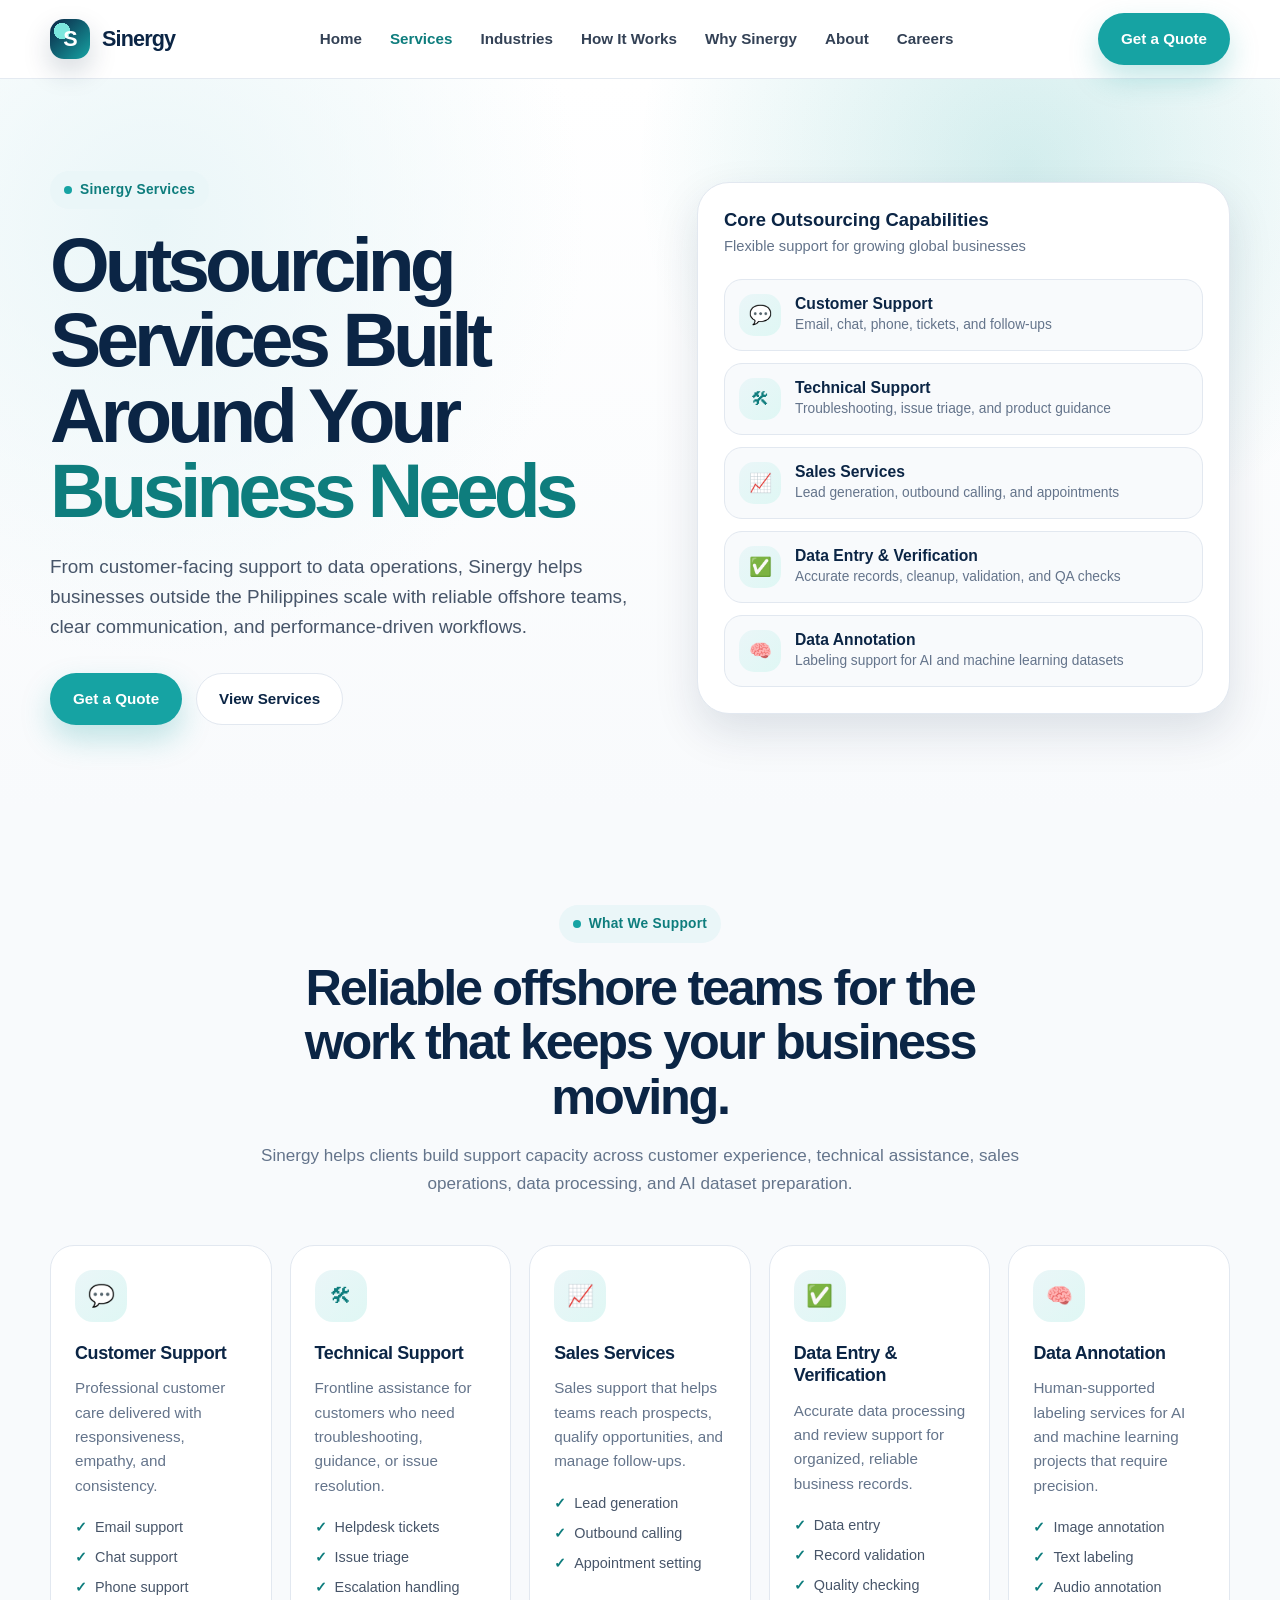
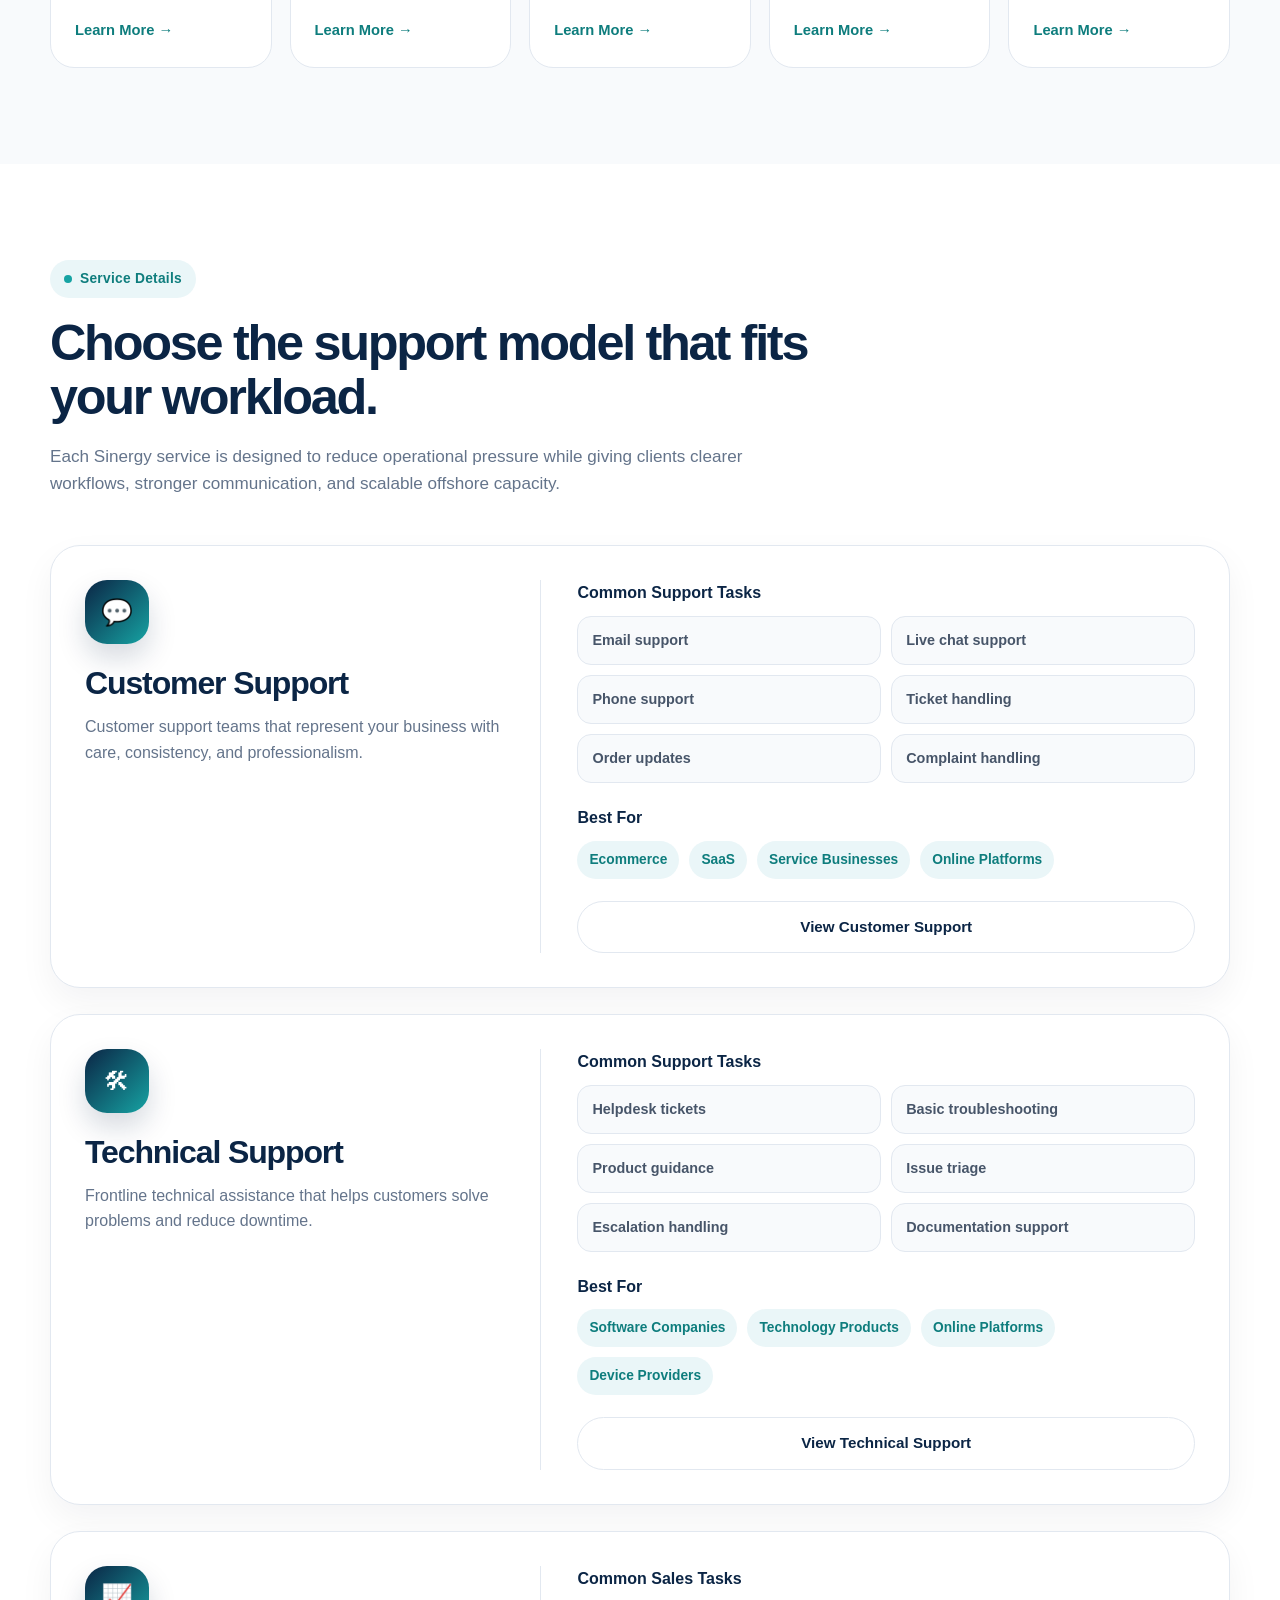
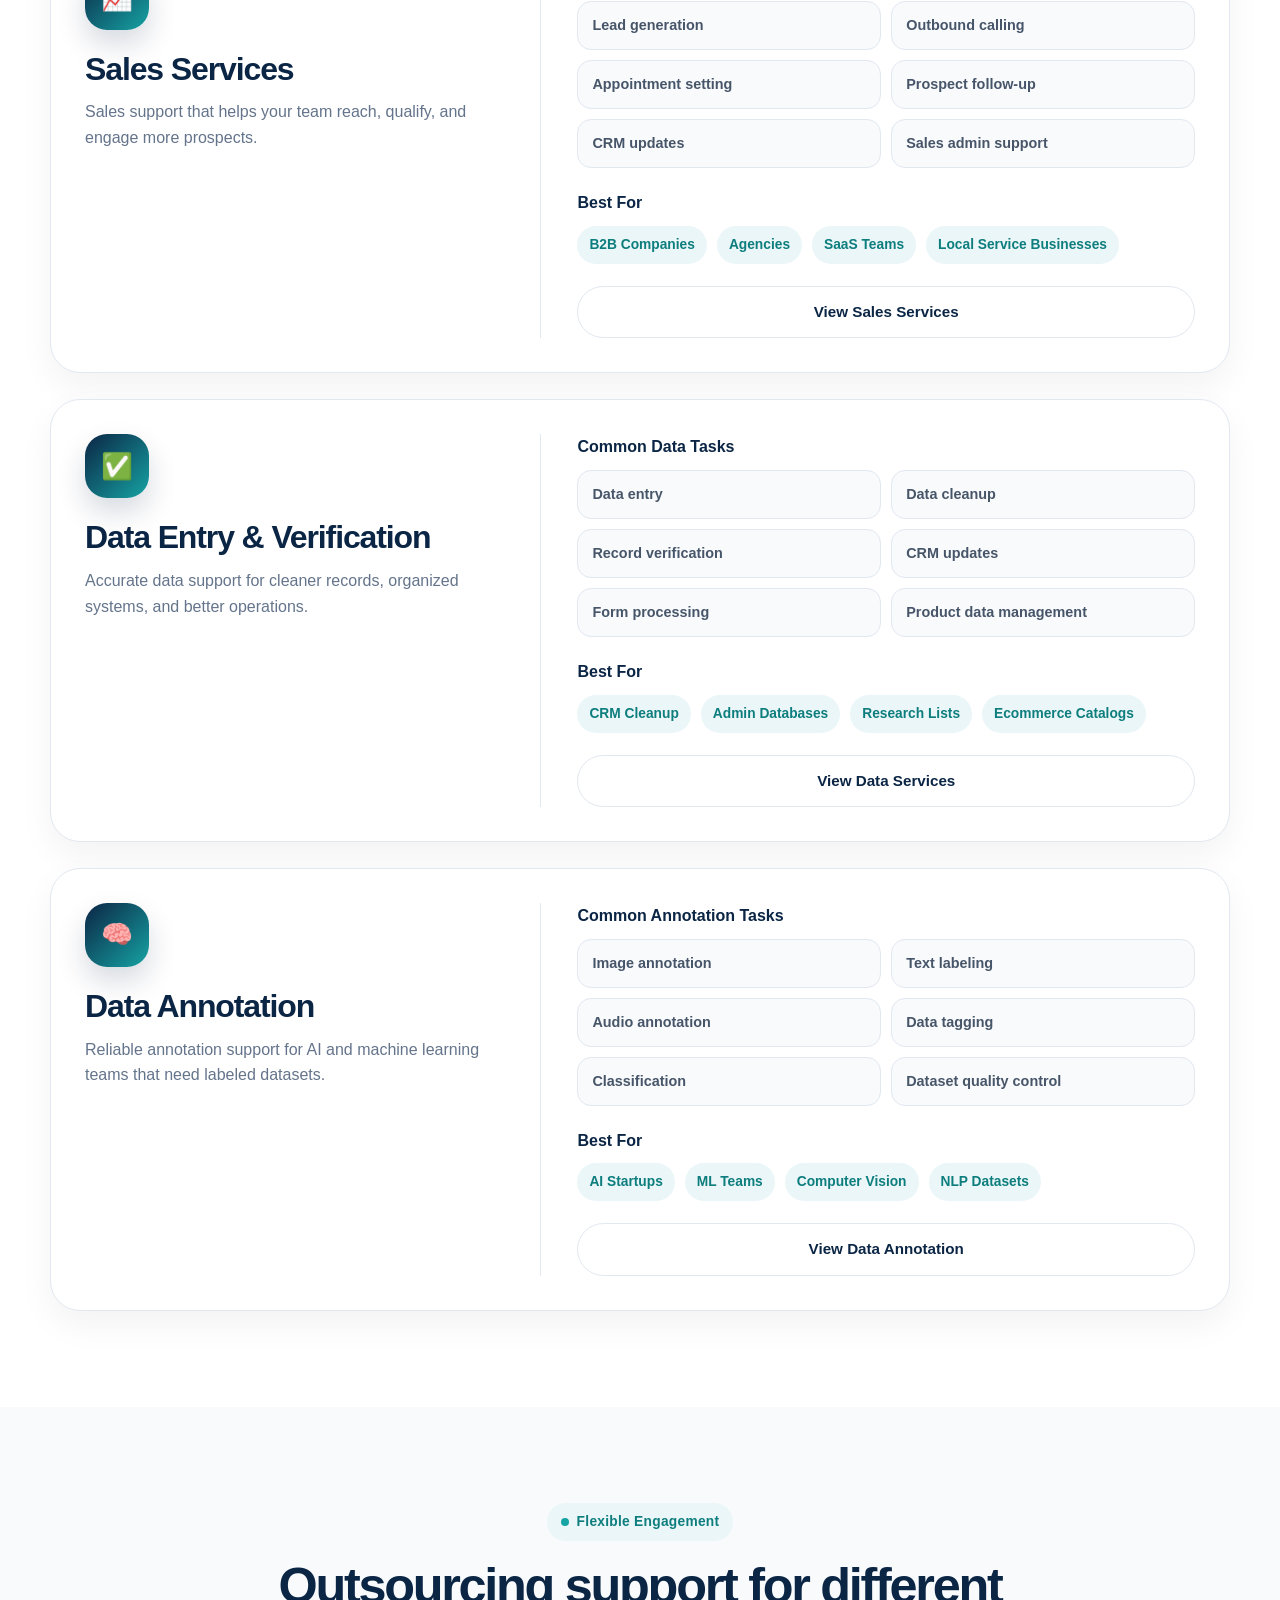
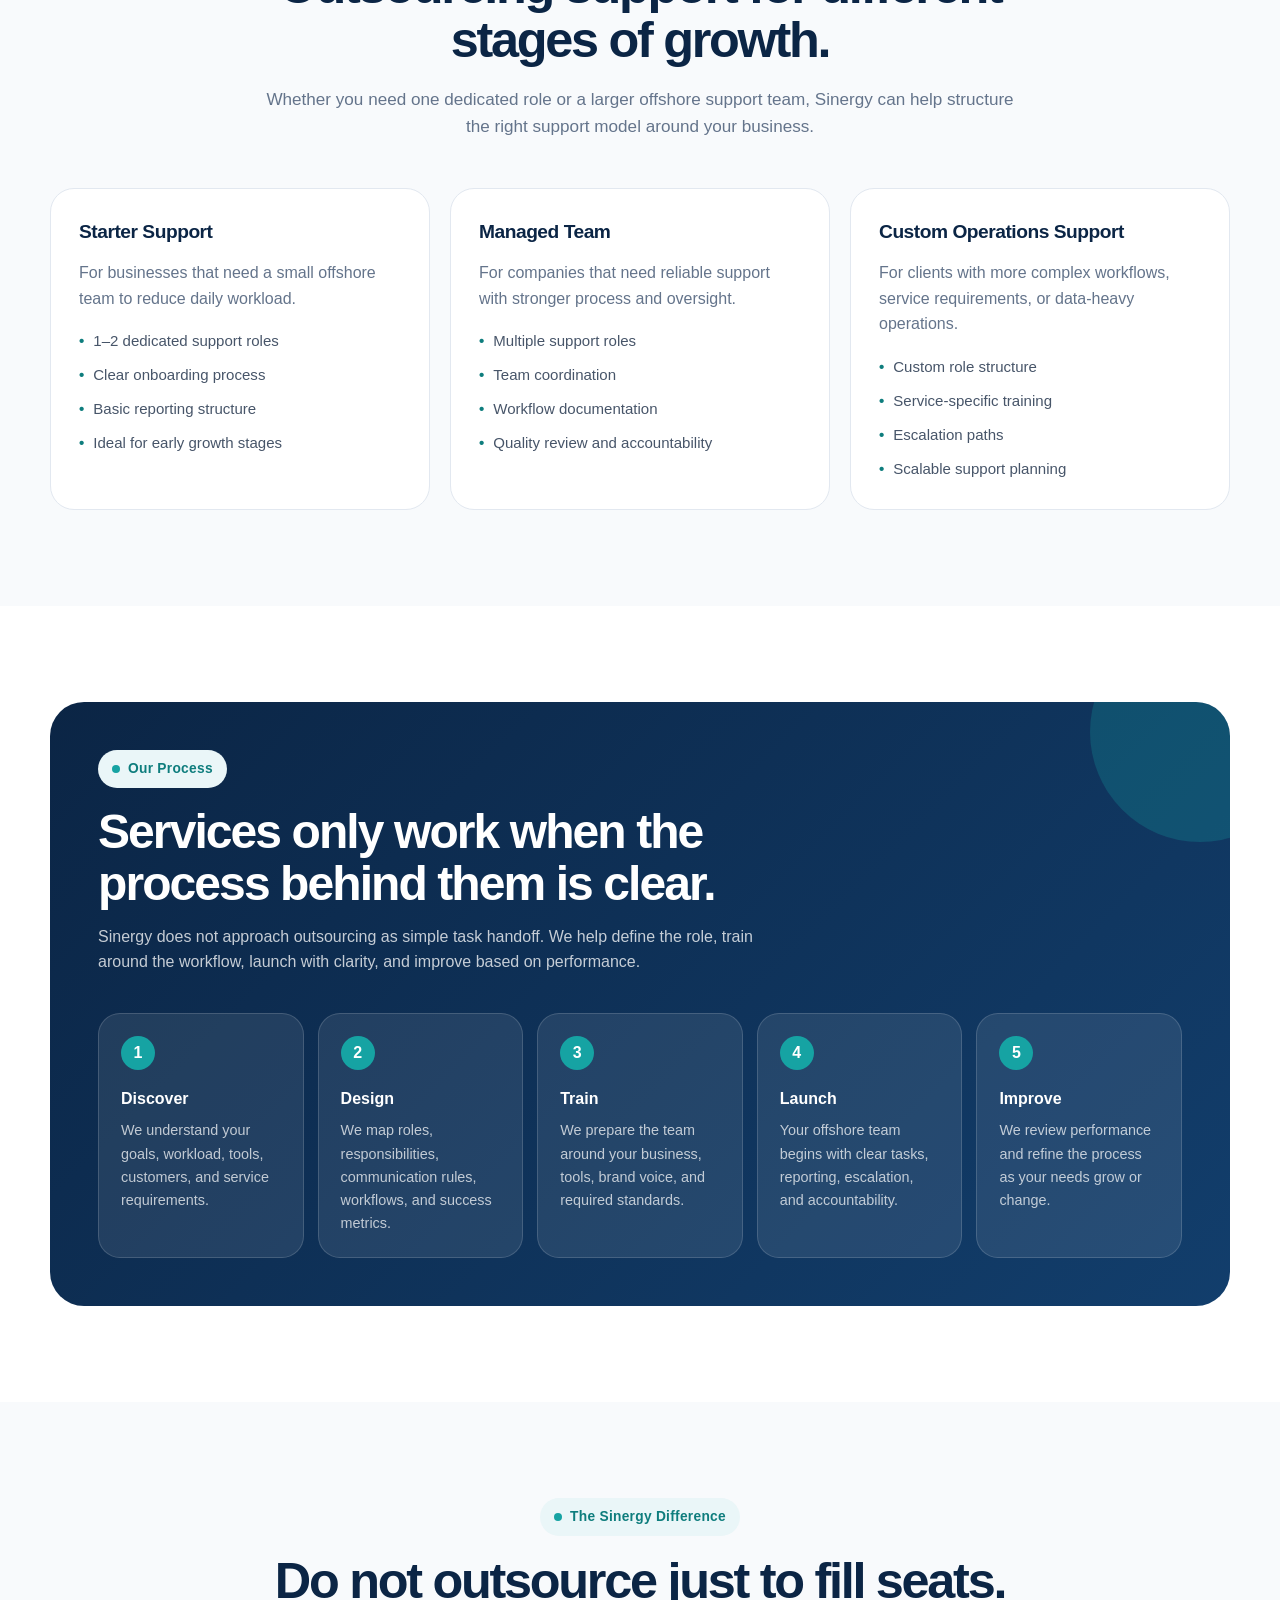
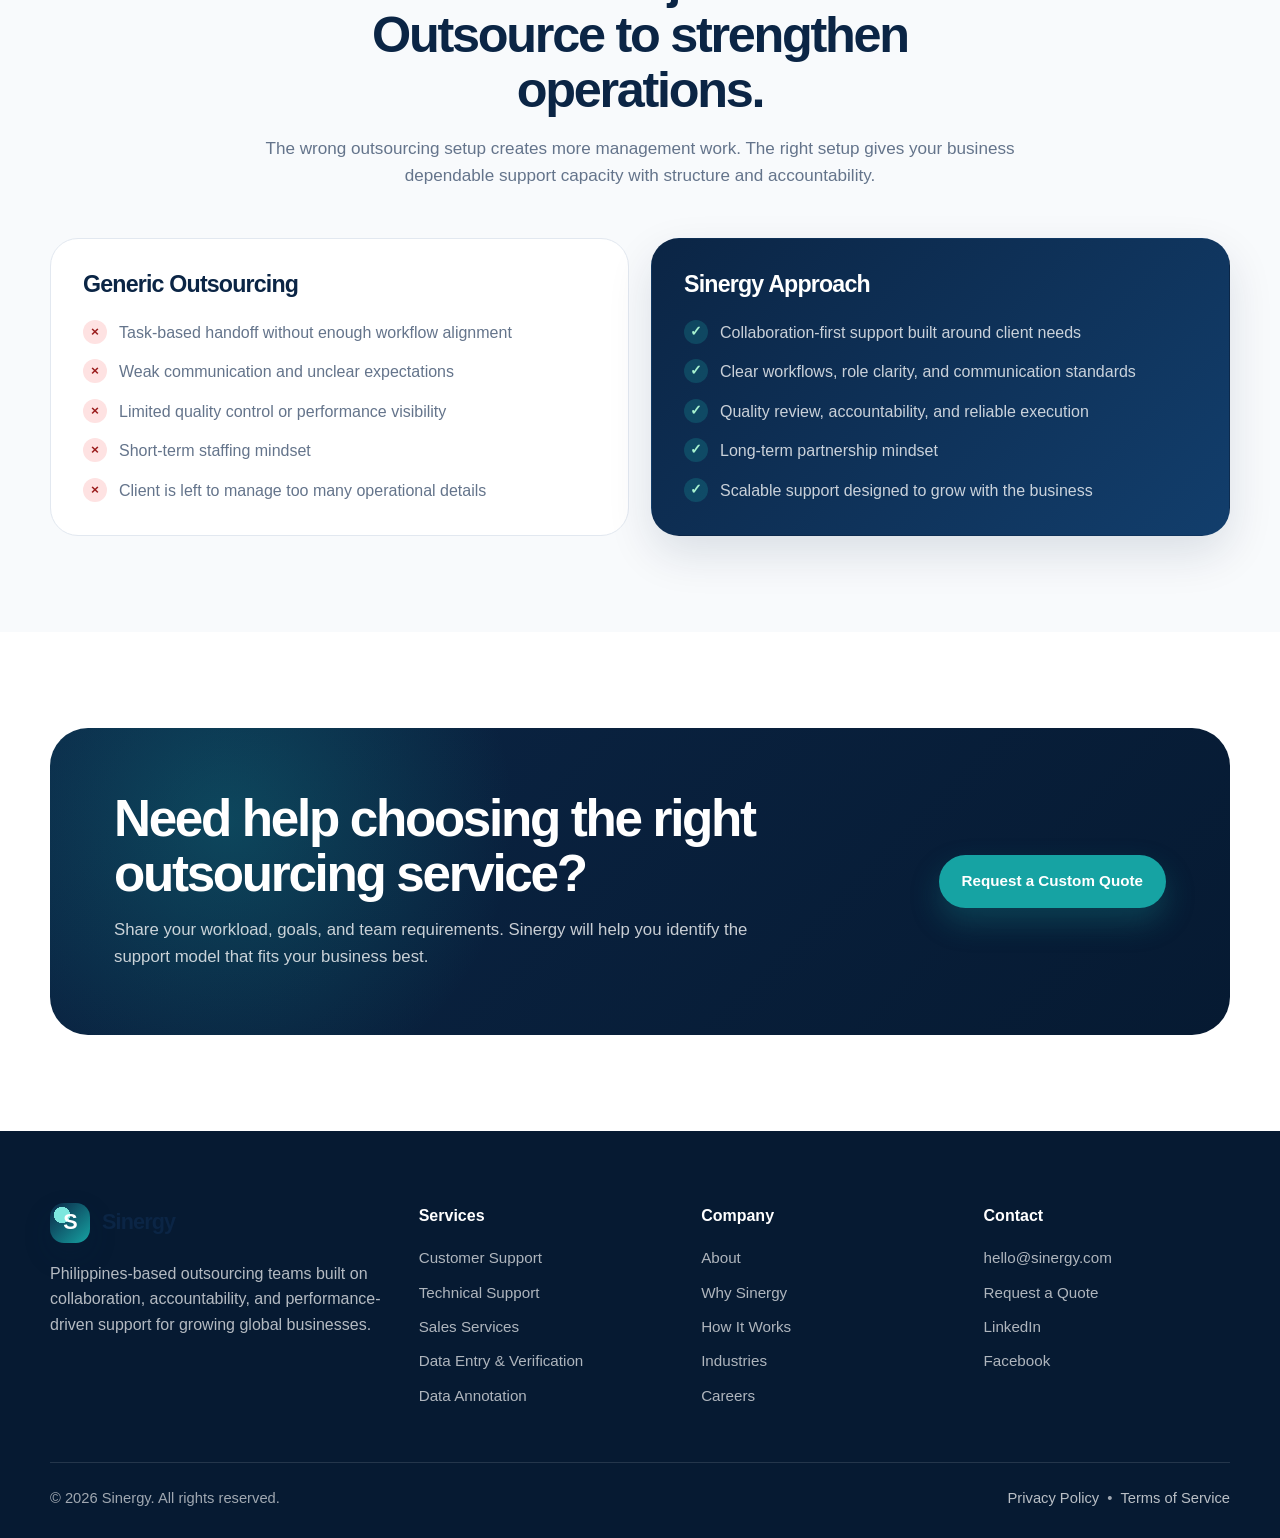
<file: services.html>
<!DOCTYPE html>
<html lang="en">
<head>
  <meta charset="UTF-8" />
  <meta name="viewport" content="width=device-width, initial-scale=1.0" />

  <title>Services | Sinergy Outsourcing Solutions</title>

  <meta
    name="description"
    content="Explore Sinergy’s outsourcing services including customer support, technical support, sales services, data entry and verification, and data annotation for global businesses."
  />

  <meta
    name="keywords"
    content="outsourcing services Philippines, customer support outsourcing, technical support outsourcing, sales outsourcing, data entry outsourcing, data annotation services"
  />

  <style>
    :root {
      --navy: #0B2545;
      --navy-dark: #061A32;
      --teal: #16A3A3;
      --teal-dark: #0E7D7D;
      --soft-blue: #EAF6F8;
      --soft-teal: #DFF7F4;
      --light-bg: #F8FAFC;
      --white: #FFFFFF;
      --text: #1F2937;
      --muted: #64748B;
      --border: #E2E8F0;
      --shadow: 0 18px 45px rgba(11, 37, 69, 0.12);
      --radius: 22px;
      --max-width: 1180px;
    }

    * {
      box-sizing: border-box;
      margin: 0;
      padding: 0;
    }

    html {
      scroll-behavior: smooth;
    }

    body {
      font-family: Inter, Manrope, Arial, sans-serif;
      color: var(--text);
      background: var(--white);
      line-height: 1.6;
    }

    a {
      text-decoration: none;
      color: inherit;
    }

    ul {
      list-style: none;
    }

    .container {
      width: min(100% - 32px, var(--max-width));
      margin-inline: auto;
    }

    .section {
      padding: 96px 0;
    }

    .section-light {
      background: var(--light-bg);
    }

    .eyebrow {
      display: inline-flex;
      align-items: center;
      gap: 8px;
      padding: 8px 14px;
      border-radius: 999px;
      background: var(--soft-blue);
      color: var(--teal-dark);
      font-size: 0.86rem;
      font-weight: 800;
      letter-spacing: 0.02em;
      margin-bottom: 18px;
    }

    .eyebrow::before {
      content: "";
      width: 8px;
      height: 8px;
      border-radius: 50%;
      background: var(--teal);
    }

    .section-header {
      max-width: 760px;
      margin-bottom: 48px;
    }

    .section-header.center {
      text-align: center;
      margin-inline: auto;
    }

    .section-header h2 {
      font-size: clamp(2rem, 4vw, 3.15rem);
      line-height: 1.08;
      color: var(--navy);
      letter-spacing: -0.045em;
      margin-bottom: 18px;
    }

    .section-header p {
      color: var(--muted);
      font-size: 1.07rem;
    }

    .btn {
      display: inline-flex;
      align-items: center;
      justify-content: center;
      gap: 10px;
      min-height: 48px;
      padding: 13px 22px;
      border-radius: 999px;
      font-weight: 800;
      font-size: 0.95rem;
      border: 1px solid transparent;
      cursor: pointer;
      transition: 0.25s ease;
    }

    .btn-primary {
      background: var(--teal);
      color: var(--white);
      box-shadow: 0 14px 30px rgba(22, 163, 163, 0.26);
    }

    .btn-primary:hover {
      background: var(--teal-dark);
      transform: translateY(-2px);
    }

    .btn-secondary {
      background: var(--white);
      color: var(--navy);
      border-color: var(--border);
    }

    .btn-secondary:hover {
      border-color: var(--teal);
      color: var(--teal-dark);
      transform: translateY(-2px);
    }

    .btn-dark {
      background: var(--navy);
      color: var(--white);
    }

    .btn-dark:hover {
      background: var(--navy-dark);
      transform: translateY(-2px);
    }

    /* Header */
    .site-header {
      position: sticky;
      top: 0;
      z-index: 100;
      background: rgba(255, 255, 255, 0.92);
      backdrop-filter: blur(18px);
      border-bottom: 1px solid rgba(226, 232, 240, 0.9);
    }

    .nav-wrap {
      height: 78px;
      display: flex;
      align-items: center;
      justify-content: space-between;
    }

    .logo {
      display: flex;
      align-items: center;
      gap: 12px;
      font-size: 1.35rem;
      font-weight: 900;
      color: var(--navy);
      letter-spacing: -0.04em;
    }

    .logo-mark {
      width: 40px;
      height: 40px;
      border-radius: 14px;
      background:
        radial-gradient(circle at 30% 30%, #7CE7DE 0 20%, transparent 21%),
        linear-gradient(135deg, var(--navy), var(--teal));
      display: grid;
      place-items: center;
      color: var(--white);
      font-weight: 900;
      box-shadow: 0 12px 28px rgba(11, 37, 69, 0.18);
    }

    .nav {
      display: flex;
      align-items: center;
      gap: 28px;
      font-size: 0.95rem;
      font-weight: 700;
      color: #334155;
    }

    .nav a {
      transition: 0.2s ease;
    }

    .nav a:hover,
    .nav a.active {
      color: var(--teal-dark);
    }

    .nav-actions {
      display: flex;
      align-items: center;
      gap: 14px;
    }

    .mobile-toggle {
      display: none;
      width: 44px;
      height: 44px;
      border: 1px solid var(--border);
      border-radius: 12px;
      background: var(--white);
      cursor: pointer;
      align-items: center;
      justify-content: center;
      flex-direction: column;
      gap: 5px;
    }

    .mobile-toggle span {
      width: 20px;
      height: 2px;
      background: var(--navy);
      border-radius: 999px;
    }

    /* Page Hero */
    .page-hero {
      position: relative;
      overflow: hidden;
      padding: 92px 0 84px;
      background:
        radial-gradient(circle at 80% 12%, rgba(22, 163, 163, 0.19), transparent 32%),
        radial-gradient(circle at 12% 20%, rgba(234, 246, 248, 1), transparent 34%),
        linear-gradient(180deg, #FFFFFF 0%, #F8FAFC 100%);
    }

    .hero-grid {
      display: grid;
      grid-template-columns: 1.05fr 0.95fr;
      gap: 58px;
      align-items: center;
    }

    .page-hero h1 {
      color: var(--navy);
      font-size: clamp(2.65rem, 6vw, 5rem);
      line-height: 0.98;
      letter-spacing: -0.065em;
      margin-bottom: 24px;
    }

    .page-hero h1 span {
      color: var(--teal-dark);
    }

    .hero-copy {
      color: #475569;
      font-size: 1.18rem;
      max-width: 650px;
      margin-bottom: 30px;
    }

    .hero-actions {
      display: flex;
      flex-wrap: wrap;
      gap: 14px;
    }

    .service-stack {
      background: var(--white);
      border: 1px solid var(--border);
      border-radius: 32px;
      padding: 26px;
      box-shadow: var(--shadow);
      position: relative;
    }

    .service-stack::before {
      content: "";
      position: absolute;
      width: 160px;
      height: 160px;
      background: var(--soft-teal);
      border-radius: 50%;
      right: -42px;
      top: -42px;
      z-index: -1;
    }

    .stack-title {
      margin-bottom: 20px;
    }

    .stack-title h3 {
      color: var(--navy);
      font-size: 1.15rem;
      line-height: 1.2;
      margin-bottom: 4px;
    }

    .stack-title p {
      color: var(--muted);
      font-size: 0.92rem;
    }

    .stack-list {
      display: grid;
      gap: 12px;
    }

    .stack-item {
      display: flex;
      align-items: center;
      gap: 14px;
      padding: 14px;
      background: var(--light-bg);
      border: 1px solid var(--border);
      border-radius: 18px;
    }

    .stack-icon {
      flex: 0 0 42px;
      width: 42px;
      height: 42px;
      display: grid;
      place-items: center;
      border-radius: 15px;
      background: linear-gradient(135deg, var(--soft-blue), var(--soft-teal));
      color: var(--teal-dark);
      font-size: 1.15rem;
    }

    .stack-item strong {
      display: block;
      color: var(--navy);
      font-size: 0.98rem;
      line-height: 1.25;
    }

    .stack-item span {
      display: block;
      color: var(--muted);
      font-size: 0.86rem;
    }

    /* Services Overview */
    .services-grid {
      display: grid;
      grid-template-columns: repeat(5, 1fr);
      gap: 18px;
    }

    .service-card {
      background: var(--white);
      border: 1px solid var(--border);
      border-radius: 24px;
      padding: 24px;
      min-height: 300px;
      display: flex;
      flex-direction: column;
      transition: 0.25s ease;
    }

    .service-card:hover {
      transform: translateY(-6px);
      box-shadow: var(--shadow);
      border-color: rgba(22, 163, 163, 0.35);
    }

    .service-icon {
      width: 52px;
      height: 52px;
      border-radius: 18px;
      background: linear-gradient(135deg, var(--soft-blue), var(--soft-teal));
      display: grid;
      place-items: center;
      color: var(--teal-dark);
      font-size: 1.35rem;
      margin-bottom: 20px;
    }

    .service-card h3 {
      color: var(--navy);
      font-size: 1.12rem;
      line-height: 1.25;
      margin-bottom: 12px;
      letter-spacing: -0.02em;
    }

    .service-card p {
      color: var(--muted);
      font-size: 0.95rem;
      margin-bottom: 18px;
    }

    .service-card ul {
      display: grid;
      gap: 7px;
      margin-bottom: 20px;
      color: #475569;
      font-size: 0.9rem;
    }

    .service-card li {
      display: flex;
      gap: 8px;
      align-items: flex-start;
    }

    .service-card li::before {
      content: "✓";
      color: var(--teal-dark);
      font-weight: 900;
    }

    .learn-link {
      margin-top: auto;
      color: var(--teal-dark);
      font-weight: 900;
      font-size: 0.92rem;
    }

    /* Detail Rows */
    .detail-list {
      display: grid;
      gap: 26px;
    }

    .detail-card {
      display: grid;
      grid-template-columns: 0.85fr 1.15fr;
      gap: 36px;
      padding: 34px;
      border-radius: 30px;
      background: var(--white);
      border: 1px solid var(--border);
      box-shadow: 0 14px 34px rgba(15, 23, 42, 0.05);
    }

    .detail-head {
      border-right: 1px solid var(--border);
      padding-right: 30px;
    }

    .detail-head .big-icon {
      width: 64px;
      height: 64px;
      border-radius: 22px;
      display: grid;
      place-items: center;
      background: linear-gradient(135deg, var(--navy), var(--teal));
      color: var(--white);
      font-size: 1.6rem;
      margin-bottom: 22px;
      box-shadow: 0 14px 28px rgba(11, 37, 69, 0.17);
    }

    .detail-head h3 {
      color: var(--navy);
      font-size: clamp(1.45rem, 3vw, 2rem);
      line-height: 1.12;
      letter-spacing: -0.035em;
      margin-bottom: 12px;
    }

    .detail-head p {
      color: var(--muted);
      font-size: 1rem;
    }

    .detail-body {
      display: grid;
      gap: 22px;
    }

    .detail-body h4 {
      color: var(--navy);
      font-size: 1rem;
      margin-bottom: 10px;
    }

    .feature-grid {
      display: grid;
      grid-template-columns: repeat(2, 1fr);
      gap: 10px;
    }

    .feature-item {
      padding: 12px 14px;
      border-radius: 14px;
      background: var(--light-bg);
      border: 1px solid var(--border);
      color: #475569;
      font-weight: 700;
      font-size: 0.9rem;
    }

    .best-for {
      display: flex;
      flex-wrap: wrap;
      gap: 10px;
    }

    .tag {
      display: inline-flex;
      padding: 8px 12px;
      border-radius: 999px;
      background: var(--soft-blue);
      color: var(--teal-dark);
      font-size: 0.86rem;
      font-weight: 800;
    }

    /* Fit Section */
    .fit-grid {
      display: grid;
      grid-template-columns: repeat(3, 1fr);
      gap: 20px;
    }

    .fit-card {
      background: var(--white);
      border: 1px solid var(--border);
      border-radius: 24px;
      padding: 28px;
    }

    .fit-card h3 {
      color: var(--navy);
      font-size: 1.2rem;
      margin-bottom: 12px;
      letter-spacing: -0.025em;
    }

    .fit-card p {
      color: var(--muted);
      margin-bottom: 18px;
    }

    .fit-card ul {
      display: grid;
      gap: 10px;
      color: #475569;
      font-size: 0.94rem;
    }

    .fit-card li {
      display: flex;
      gap: 9px;
    }

    .fit-card li::before {
      content: "•";
      color: var(--teal-dark);
      font-weight: 900;
    }

    /* Process */
    .process-wrap {
      background: linear-gradient(135deg, var(--navy), #123E6C);
      border-radius: 34px;
      padding: 48px;
      color: var(--white);
      position: relative;
      overflow: hidden;
    }

    .process-wrap::after {
      content: "";
      position: absolute;
      right: -80px;
      top: -80px;
      width: 220px;
      height: 220px;
      border-radius: 50%;
      background: rgba(22, 163, 163, 0.25);
    }

    .process-header {
      max-width: 690px;
      margin-bottom: 38px;
      position: relative;
      z-index: 2;
    }

    .process-header h2 {
      font-size: clamp(2rem, 4vw, 3rem);
      line-height: 1.08;
      letter-spacing: -0.04em;
      margin-bottom: 14px;
    }

    .process-header p {
      color: rgba(255, 255, 255, 0.76);
    }

    .process-grid {
      display: grid;
      grid-template-columns: repeat(5, 1fr);
      gap: 14px;
      position: relative;
      z-index: 2;
    }

    .process-step {
      padding: 22px;
      border-radius: 22px;
      background: rgba(255, 255, 255, 0.09);
      border: 1px solid rgba(255, 255, 255, 0.15);
    }

    .process-step span {
      display: inline-grid;
      place-items: center;
      width: 34px;
      height: 34px;
      border-radius: 50%;
      background: var(--teal);
      color: var(--white);
      font-weight: 900;
      margin-bottom: 16px;
    }

    .process-step h3 {
      font-size: 1rem;
      margin-bottom: 8px;
    }

    .process-step p {
      color: rgba(255, 255, 255, 0.72);
      font-size: 0.9rem;
    }

    /* Comparison */
    .comparison {
      display: grid;
      grid-template-columns: 1fr 1fr;
      gap: 22px;
    }

    .comparison-card {
      border-radius: 28px;
      padding: 32px;
      border: 1px solid var(--border);
      background: var(--white);
    }

    .comparison-card.highlight {
      background: linear-gradient(135deg, var(--navy), #123E6C);
      color: var(--white);
      border-color: transparent;
      box-shadow: var(--shadow);
    }

    .comparison-card h3 {
      font-size: 1.45rem;
      line-height: 1.15;
      margin-bottom: 22px;
      color: var(--navy);
      letter-spacing: -0.035em;
    }

    .comparison-card.highlight h3 {
      color: var(--white);
    }

    .comparison-list {
      display: grid;
      gap: 14px;
    }

    .comparison-list li {
      display: flex;
      gap: 12px;
      align-items: flex-start;
      color: var(--muted);
    }

    .comparison-card.highlight .comparison-list li {
      color: rgba(255, 255, 255, 0.78);
    }

    .comparison-list li::before {
      content: "×";
      flex: 0 0 24px;
      width: 24px;
      height: 24px;
      border-radius: 50%;
      display: grid;
      place-items: center;
      background: #FEE2E2;
      color: #991B1B;
      font-weight: 900;
      font-size: 0.85rem;
    }

    .comparison-card.highlight .comparison-list li::before {
      content: "✓";
      background: rgba(22, 163, 163, 0.25);
      color: #A7F3D0;
    }

    /* CTA */
    .cta {
      background:
        radial-gradient(circle at 15% 30%, rgba(22, 163, 163, 0.28), transparent 28%),
        linear-gradient(135deg, var(--navy), var(--navy-dark));
      color: var(--white);
      border-radius: 38px;
      padding: 64px;
      display: grid;
      grid-template-columns: 1fr auto;
      align-items: center;
      gap: 32px;
      overflow: hidden;
    }

    .cta h2 {
      font-size: clamp(2rem, 4vw, 3.25rem);
      line-height: 1.06;
      letter-spacing: -0.045em;
      margin-bottom: 16px;
      max-width: 760px;
    }

    .cta p {
      color: rgba(255, 255, 255, 0.78);
      max-width: 690px;
      font-size: 1.05rem;
    }

    /* Footer */
    .footer {
      background: #061A32;
      color: var(--white);
      padding: 72px 0 28px;
    }

    .footer-grid {
      display: grid;
      grid-template-columns: 1.35fr repeat(3, 1fr);
      gap: 36px;
      margin-bottom: 54px;
    }

    .footer-brand p {
      color: rgba(255, 255, 255, 0.7);
      margin-top: 18px;
      max-width: 380px;
    }

    .footer h4 {
      margin-bottom: 18px;
      color: var(--white);
    }

    .footer-links {
      display: grid;
      gap: 10px;
    }

    .footer-links a {
      color: rgba(255, 255, 255, 0.68);
      transition: 0.2s ease;
      font-size: 0.95rem;
    }

    .footer-links a:hover {
      color: var(--white);
    }

    .footer-bottom {
      border-top: 1px solid rgba(255, 255, 255, 0.12);
      padding-top: 24px;
      display: flex;
      justify-content: space-between;
      gap: 18px;
      flex-wrap: wrap;
      color: rgba(255, 255, 255, 0.62);
      font-size: 0.92rem;
    }

    .footer-bottom a {
      color: rgba(255, 255, 255, 0.72);
    }

    /* Responsive */
    @media (max-width: 1100px) {
      .services-grid {
        grid-template-columns: repeat(3, 1fr);
      }

      .process-grid {
        grid-template-columns: repeat(3, 1fr);
      }
    }

    @media (max-width: 920px) {
      .mobile-toggle {
        display: flex;
      }

      .nav {
        position: fixed;
        inset: 78px 16px auto 16px;
        background: var(--white);
        border: 1px solid var(--border);
        border-radius: 20px;
        box-shadow: var(--shadow);
        padding: 18px;
        display: none;
        flex-direction: column;
        align-items: stretch;
        gap: 4px;
      }

      .nav.is-open {
        display: flex;
      }

      .nav a {
        padding: 13px 14px;
        border-radius: 12px;
      }

      .nav a:hover,
      .nav a.active {
        background: var(--light-bg);
      }

      .nav-actions .btn {
        display: none;
      }

      .hero-grid,
      .detail-card,
      .cta {
        grid-template-columns: 1fr;
      }

      .detail-head {
        border-right: 0;
        border-bottom: 1px solid var(--border);
        padding-right: 0;
        padding-bottom: 24px;
      }

      .fit-grid,
      .comparison {
        grid-template-columns: 1fr;
      }

      .footer-grid {
        grid-template-columns: 1fr 1fr;
      }
    }

    @media (max-width: 680px) {
      .container {
        width: min(100% - 24px, var(--max-width));
      }

      .section {
        padding: 72px 0;
      }

      .page-hero {
        padding: 62px 0 70px;
      }

      .page-hero h1 {
        font-size: 2.65rem;
      }

      .hero-copy {
        font-size: 1.04rem;
      }

      .hero-actions {
        flex-direction: column;
      }

      .btn {
        width: 100%;
      }

      .services-grid,
      .feature-grid,
      .process-grid,
      .footer-grid {
        grid-template-columns: 1fr;
      }

      .detail-card {
        padding: 24px;
        border-radius: 24px;
      }

      .process-wrap,
      .cta {
        padding: 32px 22px;
        border-radius: 28px;
      }

      .footer-bottom {
        flex-direction: column;
      }
    }
  </style>
</head>

<body>
  <header class="site-header">
    <div class="container nav-wrap">
      <a href="index.html" class="logo" aria-label="Sinergy Home">
        <span class="logo-mark">S</span>
        <span>Sinergy</span>
      </a>

      <nav class="nav" id="mainNav" aria-label="Main navigation">
        <a href="index.html">Home</a>
        <a href="services.html" class="active">Services</a>
        <a href="industries.html">Industries</a>
        <a href="how-it-works.html">How It Works</a>
        <a href="why-sinergy.html">Why Sinergy</a>
        <a href="about.html">About</a>
        <a href="careers.html">Careers</a>
      </nav>

      <div class="nav-actions">
        <a href="contact.html" class="btn btn-primary">Get a Quote</a>

        <button class="mobile-toggle" id="mobileToggle" aria-label="Open mobile menu" aria-expanded="false">
          <span></span>
          <span></span>
          <span></span>
        </button>
      </div>
    </div>
  </header>

  <main>
    <!-- Page Hero -->
    <section class="page-hero">
      <div class="container hero-grid">
        <div>
          <div class="eyebrow">Sinergy Services</div>

          <h1>
            Outsourcing Services Built Around Your <span>Business Needs</span>
          </h1>

          <p class="hero-copy">
            From customer-facing support to data operations, Sinergy helps businesses outside the
            Philippines scale with reliable offshore teams, clear communication, and performance-driven workflows.
          </p>

          <div class="hero-actions">
            <a href="contact.html" class="btn btn-primary">Get a Quote</a>
            <a href="#service-details" class="btn btn-secondary">View Services</a>
          </div>
        </div>

        <div class="service-stack">
          <div class="stack-title">
            <h3>Core Outsourcing Capabilities</h3>
            <p>Flexible support for growing global businesses</p>
          </div>

          <div class="stack-list">
            <div class="stack-item">
              <div class="stack-icon">💬</div>
              <div>
                <strong>Customer Support</strong>
                <span>Email, chat, phone, tickets, and follow-ups</span>
              </div>
            </div>

            <div class="stack-item">
              <div class="stack-icon">🛠</div>
              <div>
                <strong>Technical Support</strong>
                <span>Troubleshooting, issue triage, and product guidance</span>
              </div>
            </div>

            <div class="stack-item">
              <div class="stack-icon">📈</div>
              <div>
                <strong>Sales Services</strong>
                <span>Lead generation, outbound calling, and appointments</span>
              </div>
            </div>

            <div class="stack-item">
              <div class="stack-icon">✅</div>
              <div>
                <strong>Data Entry & Verification</strong>
                <span>Accurate records, cleanup, validation, and QA checks</span>
              </div>
            </div>

            <div class="stack-item">
              <div class="stack-icon">🧠</div>
              <div>
                <strong>Data Annotation</strong>
                <span>Labeling support for AI and machine learning datasets</span>
              </div>
            </div>
          </div>
        </div>
      </div>
    </section>

    <!-- Services Overview -->
    <section class="section section-light">
      <div class="container">
        <div class="section-header center">
          <div class="eyebrow">What We Support</div>
          <h2>Reliable offshore teams for the work that keeps your business moving.</h2>
          <p>
            Sinergy helps clients build support capacity across customer experience, technical assistance,
            sales operations, data processing, and AI dataset preparation.
          </p>
        </div>

        <div class="services-grid">
          <article class="service-card">
            <div class="service-icon">💬</div>
            <h3>Customer Support</h3>
            <p>Professional customer care delivered with responsiveness, empathy, and consistency.</p>
            <ul>
              <li>Email support</li>
              <li>Chat support</li>
              <li>Phone support</li>
            </ul>
            <a href="customer-support.html" class="learn-link">Learn More →</a>
          </article>

          <article class="service-card">
            <div class="service-icon">🛠</div>
            <h3>Technical Support</h3>
            <p>Frontline assistance for customers who need troubleshooting, guidance, or issue resolution.</p>
            <ul>
              <li>Helpdesk tickets</li>
              <li>Issue triage</li>
              <li>Escalation handling</li>
            </ul>
            <a href="technical-support.html" class="learn-link">Learn More →</a>
          </article>

          <article class="service-card">
            <div class="service-icon">📈</div>
            <h3>Sales Services</h3>
            <p>Sales support that helps teams reach prospects, qualify opportunities, and manage follow-ups.</p>
            <ul>
              <li>Lead generation</li>
              <li>Outbound calling</li>
              <li>Appointment setting</li>
            </ul>
            <a href="sales-services.html" class="learn-link">Learn More →</a>
          </article>

          <article class="service-card">
            <div class="service-icon">✅</div>
            <h3>Data Entry & Verification</h3>
            <p>Accurate data processing and review support for organized, reliable business records.</p>
            <ul>
              <li>Data entry</li>
              <li>Record validation</li>
              <li>Quality checking</li>
            </ul>
            <a href="data-entry-verification.html" class="learn-link">Learn More →</a>
          </article>

          <article class="service-card">
            <div class="service-icon">🧠</div>
            <h3>Data Annotation</h3>
            <p>Human-supported labeling services for AI and machine learning projects that require precision.</p>
            <ul>
              <li>Image annotation</li>
              <li>Text labeling</li>
              <li>Audio annotation</li>
            </ul>
            <a href="data-annotation.html" class="learn-link">Learn More →</a>
          </article>
        </div>
      </div>
    </section>

    <!-- Service Detail Rows -->
    <section class="section" id="service-details">
      <div class="container">
        <div class="section-header">
          <div class="eyebrow">Service Details</div>
          <h2>Choose the support model that fits your workload.</h2>
          <p>
            Each Sinergy service is designed to reduce operational pressure while giving clients
            clearer workflows, stronger communication, and scalable offshore capacity.
          </p>
        </div>

        <div class="detail-list">
          <!-- Customer Support -->
          <article class="detail-card">
            <div class="detail-head">
              <div class="big-icon">💬</div>
              <h3>Customer Support</h3>
              <p>
                Customer support teams that represent your business with care, consistency, and professionalism.
              </p>
            </div>

            <div class="detail-body">
              <div>
                <h4>Common Support Tasks</h4>
                <div class="feature-grid">
                  <div class="feature-item">Email support</div>
                  <div class="feature-item">Live chat support</div>
                  <div class="feature-item">Phone support</div>
                  <div class="feature-item">Ticket handling</div>
                  <div class="feature-item">Order updates</div>
                  <div class="feature-item">Complaint handling</div>
                </div>
              </div>

              <div>
                <h4>Best For</h4>
                <div class="best-for">
                  <span class="tag">Ecommerce</span>
                  <span class="tag">SaaS</span>
                  <span class="tag">Service Businesses</span>
                  <span class="tag">Online Platforms</span>
                </div>
              </div>

              <a href="customer-support.html" class="btn btn-secondary">View Customer Support</a>
            </div>
          </article>

          <!-- Technical Support -->
          <article class="detail-card">
            <div class="detail-head">
              <div class="big-icon">🛠</div>
              <h3>Technical Support</h3>
              <p>
                Frontline technical assistance that helps customers solve problems and reduce downtime.
              </p>
            </div>

            <div class="detail-body">
              <div>
                <h4>Common Support Tasks</h4>
                <div class="feature-grid">
                  <div class="feature-item">Helpdesk tickets</div>
                  <div class="feature-item">Basic troubleshooting</div>
                  <div class="feature-item">Product guidance</div>
                  <div class="feature-item">Issue triage</div>
                  <div class="feature-item">Escalation handling</div>
                  <div class="feature-item">Documentation support</div>
                </div>
              </div>

              <div>
                <h4>Best For</h4>
                <div class="best-for">
                  <span class="tag">Software Companies</span>
                  <span class="tag">Technology Products</span>
                  <span class="tag">Online Platforms</span>
                  <span class="tag">Device Providers</span>
                </div>
              </div>

              <a href="technical-support.html" class="btn btn-secondary">View Technical Support</a>
            </div>
          </article>

          <!-- Sales Services -->
          <article class="detail-card">
            <div class="detail-head">
              <div class="big-icon">📈</div>
              <h3>Sales Services</h3>
              <p>
                Sales support that helps your team reach, qualify, and engage more prospects.
              </p>
            </div>

            <div class="detail-body">
              <div>
                <h4>Common Sales Tasks</h4>
                <div class="feature-grid">
                  <div class="feature-item">Lead generation</div>
                  <div class="feature-item">Outbound calling</div>
                  <div class="feature-item">Appointment setting</div>
                  <div class="feature-item">Prospect follow-up</div>
                  <div class="feature-item">CRM updates</div>
                  <div class="feature-item">Sales admin support</div>
                </div>
              </div>

              <div>
                <h4>Best For</h4>
                <div class="best-for">
                  <span class="tag">B2B Companies</span>
                  <span class="tag">Agencies</span>
                  <span class="tag">SaaS Teams</span>
                  <span class="tag">Local Service Businesses</span>
                </div>
              </div>

              <a href="sales-services.html" class="btn btn-secondary">View Sales Services</a>
            </div>
          </article>

          <!-- Data Entry & Verification -->
          <article class="detail-card">
            <div class="detail-head">
              <div class="big-icon">✅</div>
              <h3>Data Entry & Verification</h3>
              <p>
                Accurate data support for cleaner records, organized systems, and better operations.
              </p>
            </div>

            <div class="detail-body">
              <div>
                <h4>Common Data Tasks</h4>
                <div class="feature-grid">
                  <div class="feature-item">Data entry</div>
                  <div class="feature-item">Data cleanup</div>
                  <div class="feature-item">Record verification</div>
                  <div class="feature-item">CRM updates</div>
                  <div class="feature-item">Form processing</div>
                  <div class="feature-item">Product data management</div>
                </div>
              </div>

              <div>
                <h4>Best For</h4>
                <div class="best-for">
                  <span class="tag">CRM Cleanup</span>
                  <span class="tag">Admin Databases</span>
                  <span class="tag">Research Lists</span>
                  <span class="tag">Ecommerce Catalogs</span>
                </div>
              </div>

              <a href="data-entry-verification.html" class="btn btn-secondary">View Data Services</a>
            </div>
          </article>

          <!-- Data Annotation -->
          <article class="detail-card">
            <div class="detail-head">
              <div class="big-icon">🧠</div>
              <h3>Data Annotation</h3>
              <p>
                Reliable annotation support for AI and machine learning teams that need labeled datasets.
              </p>
            </div>

            <div class="detail-body">
              <div>
                <h4>Common Annotation Tasks</h4>
                <div class="feature-grid">
                  <div class="feature-item">Image annotation</div>
                  <div class="feature-item">Text labeling</div>
                  <div class="feature-item">Audio annotation</div>
                  <div class="feature-item">Data tagging</div>
                  <div class="feature-item">Classification</div>
                  <div class="feature-item">Dataset quality control</div>
                </div>
              </div>

              <div>
                <h4>Best For</h4>
                <div class="best-for">
                  <span class="tag">AI Startups</span>
                  <span class="tag">ML Teams</span>
                  <span class="tag">Computer Vision</span>
                  <span class="tag">NLP Datasets</span>
                </div>
              </div>

              <a href="data-annotation.html" class="btn btn-secondary">View Data Annotation</a>
            </div>
          </article>
        </div>
      </div>
    </section>

    <!-- Fit Section -->
    <section class="section section-light">
      <div class="container">
        <div class="section-header center">
          <div class="eyebrow">Flexible Engagement</div>
          <h2>Outsourcing support for different stages of growth.</h2>
          <p>
            Whether you need one dedicated role or a larger offshore support team, Sinergy can help
            structure the right support model around your business.
          </p>
        </div>

        <div class="fit-grid">
          <article class="fit-card">
            <h3>Starter Support</h3>
            <p>For businesses that need a small offshore team to reduce daily workload.</p>
            <ul>
              <li>1–2 dedicated support roles</li>
              <li>Clear onboarding process</li>
              <li>Basic reporting structure</li>
              <li>Ideal for early growth stages</li>
            </ul>
          </article>

          <article class="fit-card">
            <h3>Managed Team</h3>
            <p>For companies that need reliable support with stronger process and oversight.</p>
            <ul>
              <li>Multiple support roles</li>
              <li>Team coordination</li>
              <li>Workflow documentation</li>
              <li>Quality review and accountability</li>
            </ul>
          </article>

          <article class="fit-card">
            <h3>Custom Operations Support</h3>
            <p>For clients with more complex workflows, service requirements, or data-heavy operations.</p>
            <ul>
              <li>Custom role structure</li>
              <li>Service-specific training</li>
              <li>Escalation paths</li>
              <li>Scalable support planning</li>
            </ul>
          </article>
        </div>
      </div>
    </section>

    <!-- Process -->
    <section class="section">
      <div class="container">
        <div class="process-wrap">
          <div class="process-header">
            <div class="eyebrow">Our Process</div>
            <h2>Services only work when the process behind them is clear.</h2>
            <p>
              Sinergy does not approach outsourcing as simple task handoff. We help define the role,
              train around the workflow, launch with clarity, and improve based on performance.
            </p>
          </div>

          <div class="process-grid">
            <article class="process-step">
              <span>1</span>
              <h3>Discover</h3>
              <p>We understand your goals, workload, tools, customers, and service requirements.</p>
            </article>

            <article class="process-step">
              <span>2</span>
              <h3>Design</h3>
              <p>We map roles, responsibilities, communication rules, workflows, and success metrics.</p>
            </article>

            <article class="process-step">
              <span>3</span>
              <h3>Train</h3>
              <p>We prepare the team around your business, tools, brand voice, and required standards.</p>
            </article>

            <article class="process-step">
              <span>4</span>
              <h3>Launch</h3>
              <p>Your offshore team begins with clear tasks, reporting, escalation, and accountability.</p>
            </article>

            <article class="process-step">
              <span>5</span>
              <h3>Improve</h3>
              <p>We review performance and refine the process as your needs grow or change.</p>
            </article>
          </div>
        </div>
      </div>
    </section>

    <!-- Comparison -->
    <section class="section section-light">
      <div class="container">
        <div class="section-header center">
          <div class="eyebrow">The Sinergy Difference</div>
          <h2>Do not outsource just to fill seats. Outsource to strengthen operations.</h2>
          <p>
            The wrong outsourcing setup creates more management work. The right setup gives your business
            dependable support capacity with structure and accountability.
          </p>
        </div>

        <div class="comparison">
          <article class="comparison-card">
            <h3>Generic Outsourcing</h3>
            <ul class="comparison-list">
              <li>Task-based handoff without enough workflow alignment</li>
              <li>Weak communication and unclear expectations</li>
              <li>Limited quality control or performance visibility</li>
              <li>Short-term staffing mindset</li>
              <li>Client is left to manage too many operational details</li>
            </ul>
          </article>

          <article class="comparison-card highlight">
            <h3>Sinergy Approach</h3>
            <ul class="comparison-list">
              <li>Collaboration-first support built around client needs</li>
              <li>Clear workflows, role clarity, and communication standards</li>
              <li>Quality review, accountability, and reliable execution</li>
              <li>Long-term partnership mindset</li>
              <li>Scalable support designed to grow with the business</li>
            </ul>
          </article>
        </div>
      </div>
    </section>

    <!-- Final CTA -->
    <section class="section">
      <div class="container">
        <div class="cta">
          <div>
            <h2>Need help choosing the right outsourcing service?</h2>
            <p>
              Share your workload, goals, and team requirements. Sinergy will help you identify the
              support model that fits your business best.
            </p>
          </div>

          <a href="contact.html" class="btn btn-primary">Request a Custom Quote</a>
        </div>
      </div>
    </section>
  </main>

  <!-- Footer -->
  <footer class="footer">
    <div class="container">
      <div class="footer-grid">
        <div class="footer-brand">
          <a href="index.html" class="logo">
            <span class="logo-mark">S</span>
            <span>Sinergy</span>
          </a>

          <p>
            Philippines-based outsourcing teams built on collaboration, accountability,
            and performance-driven support for growing global businesses.
          </p>
        </div>

        <div>
          <h4>Services</h4>
          <div class="footer-links">
            <a href="customer-support.html">Customer Support</a>
            <a href="technical-support.html">Technical Support</a>
            <a href="sales-services.html">Sales Services</a>
            <a href="data-entry-verification.html">Data Entry & Verification</a>
            <a href="data-annotation.html">Data Annotation</a>
          </div>
        </div>

        <div>
          <h4>Company</h4>
          <div class="footer-links">
            <a href="about.html">About</a>
            <a href="why-sinergy.html">Why Sinergy</a>
            <a href="how-it-works.html">How It Works</a>
            <a href="industries.html">Industries</a>
            <a href="careers.html">Careers</a>
          </div>
        </div>

        <div>
          <h4>Contact</h4>
          <div class="footer-links">
            <a href="mailto:hello@sinergy.com">hello@sinergy.com</a>
            <a href="contact.html">Request a Quote</a>
            <a href="#">LinkedIn</a>
            <a href="#">Facebook</a>
          </div>
        </div>
      </div>

      <div class="footer-bottom">
        <p>© <span id="year"></span> Sinergy. All rights reserved.</p>

        <div>
          <a href="privacy-policy.html">Privacy Policy</a>
          &nbsp;•&nbsp;
          <a href="terms-of-service.html">Terms of Service</a>
        </div>
      </div>
    </div>
  </footer>

  <script>
    const mobileToggle = document.getElementById("mobileToggle");
    const mainNav = document.getElementById("mainNav");

    mobileToggle.addEventListener("click", function () {
      const isOpen = mainNav.classList.toggle("is-open");
      mobileToggle.setAttribute("aria-expanded", isOpen ? "true" : "false");
    });

    const navLinks = mainNav.querySelectorAll("a");

    navLinks.forEach(function (link) {
      link.addEventListener("click", function () {
        mainNav.classList.remove("is-open");
        mobileToggle.setAttribute("aria-expanded", "false");
      });
    });

    document.getElementById("year").textContent = new Date().getFullYear();
  </script>
</body>
</html>
</file>
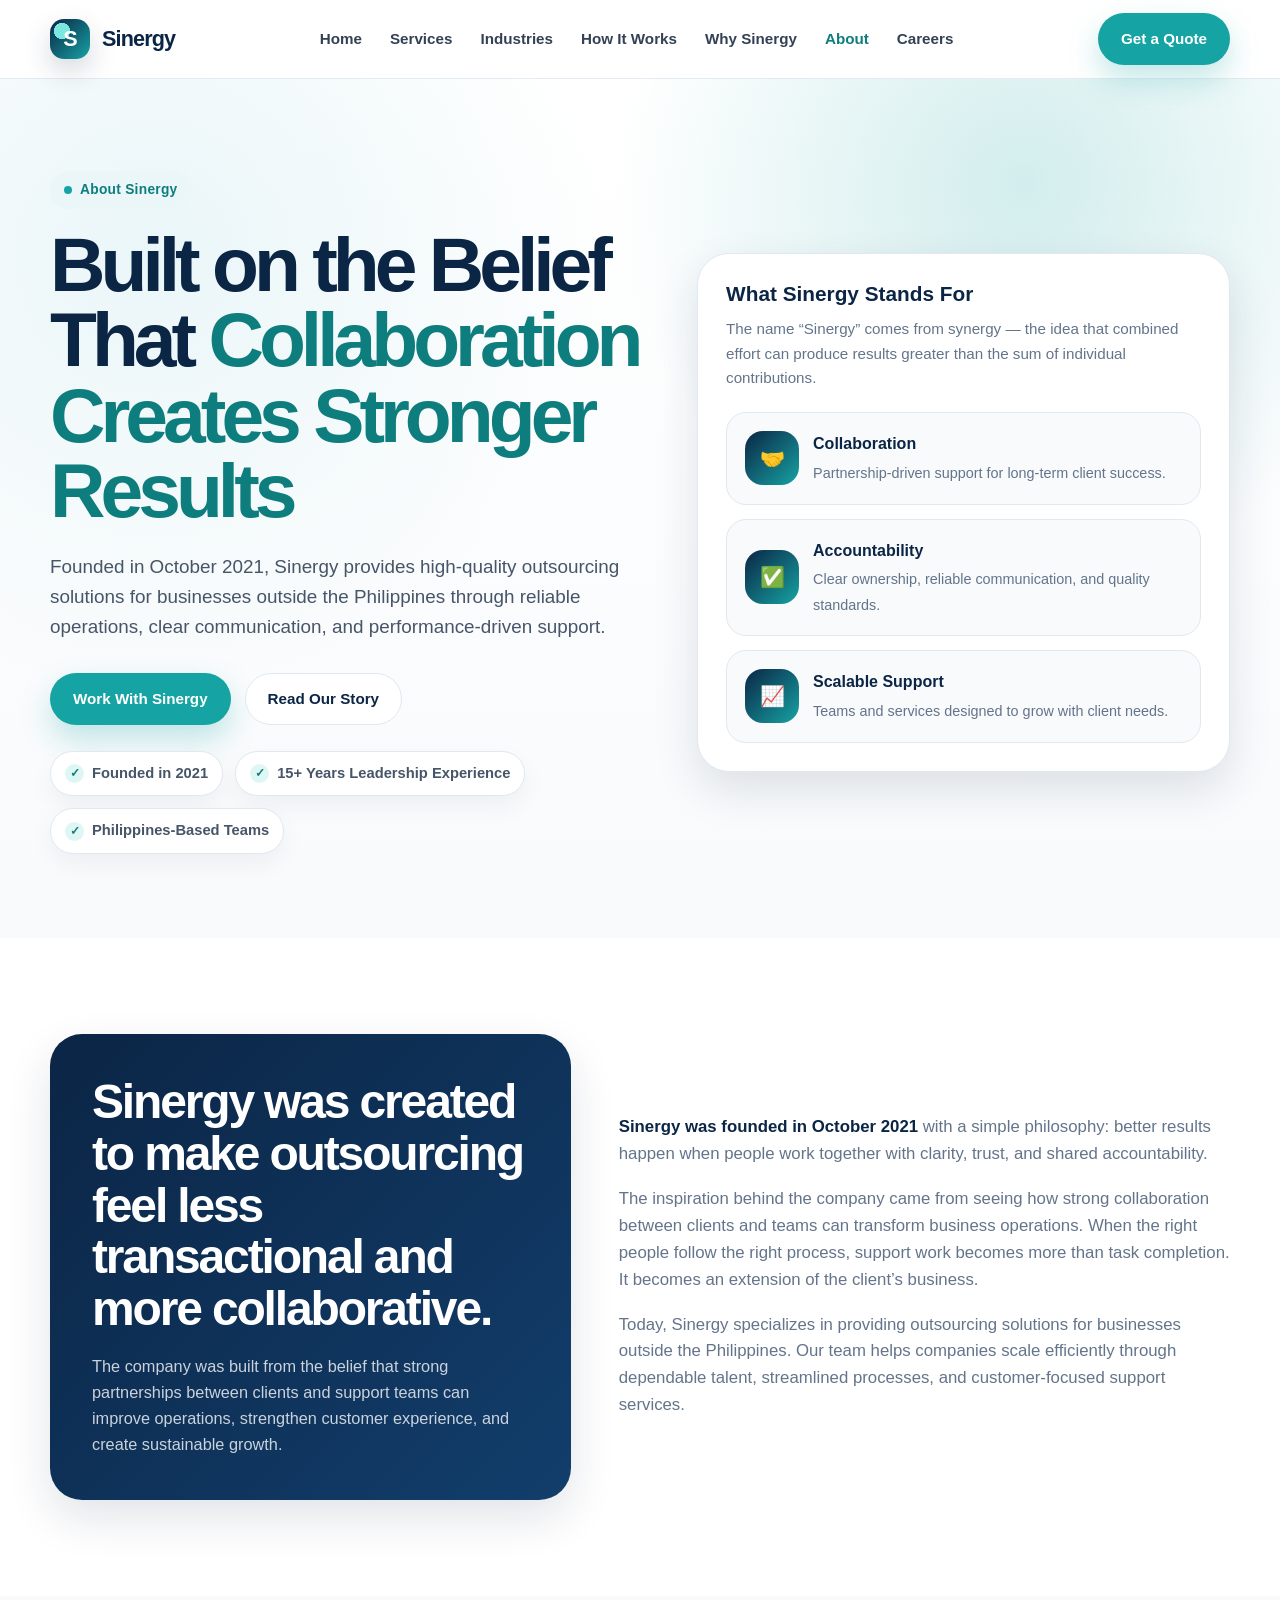
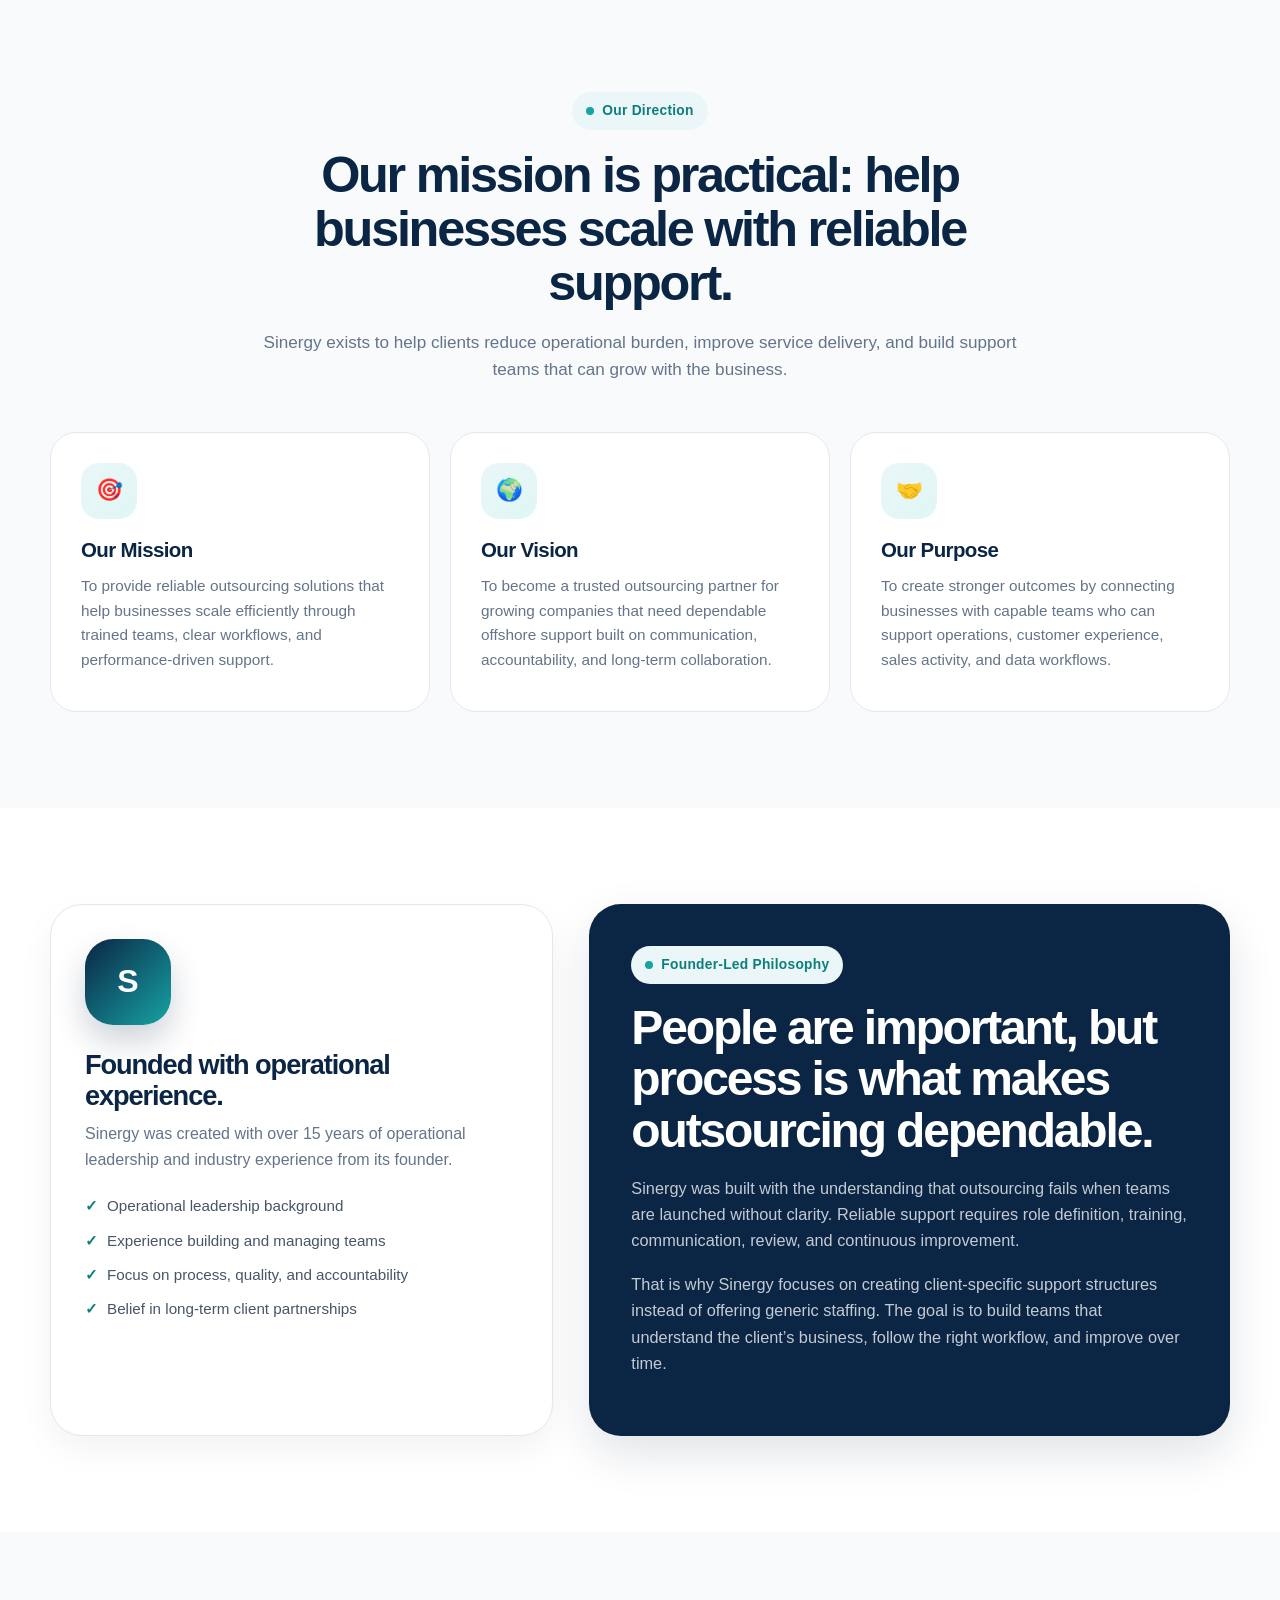
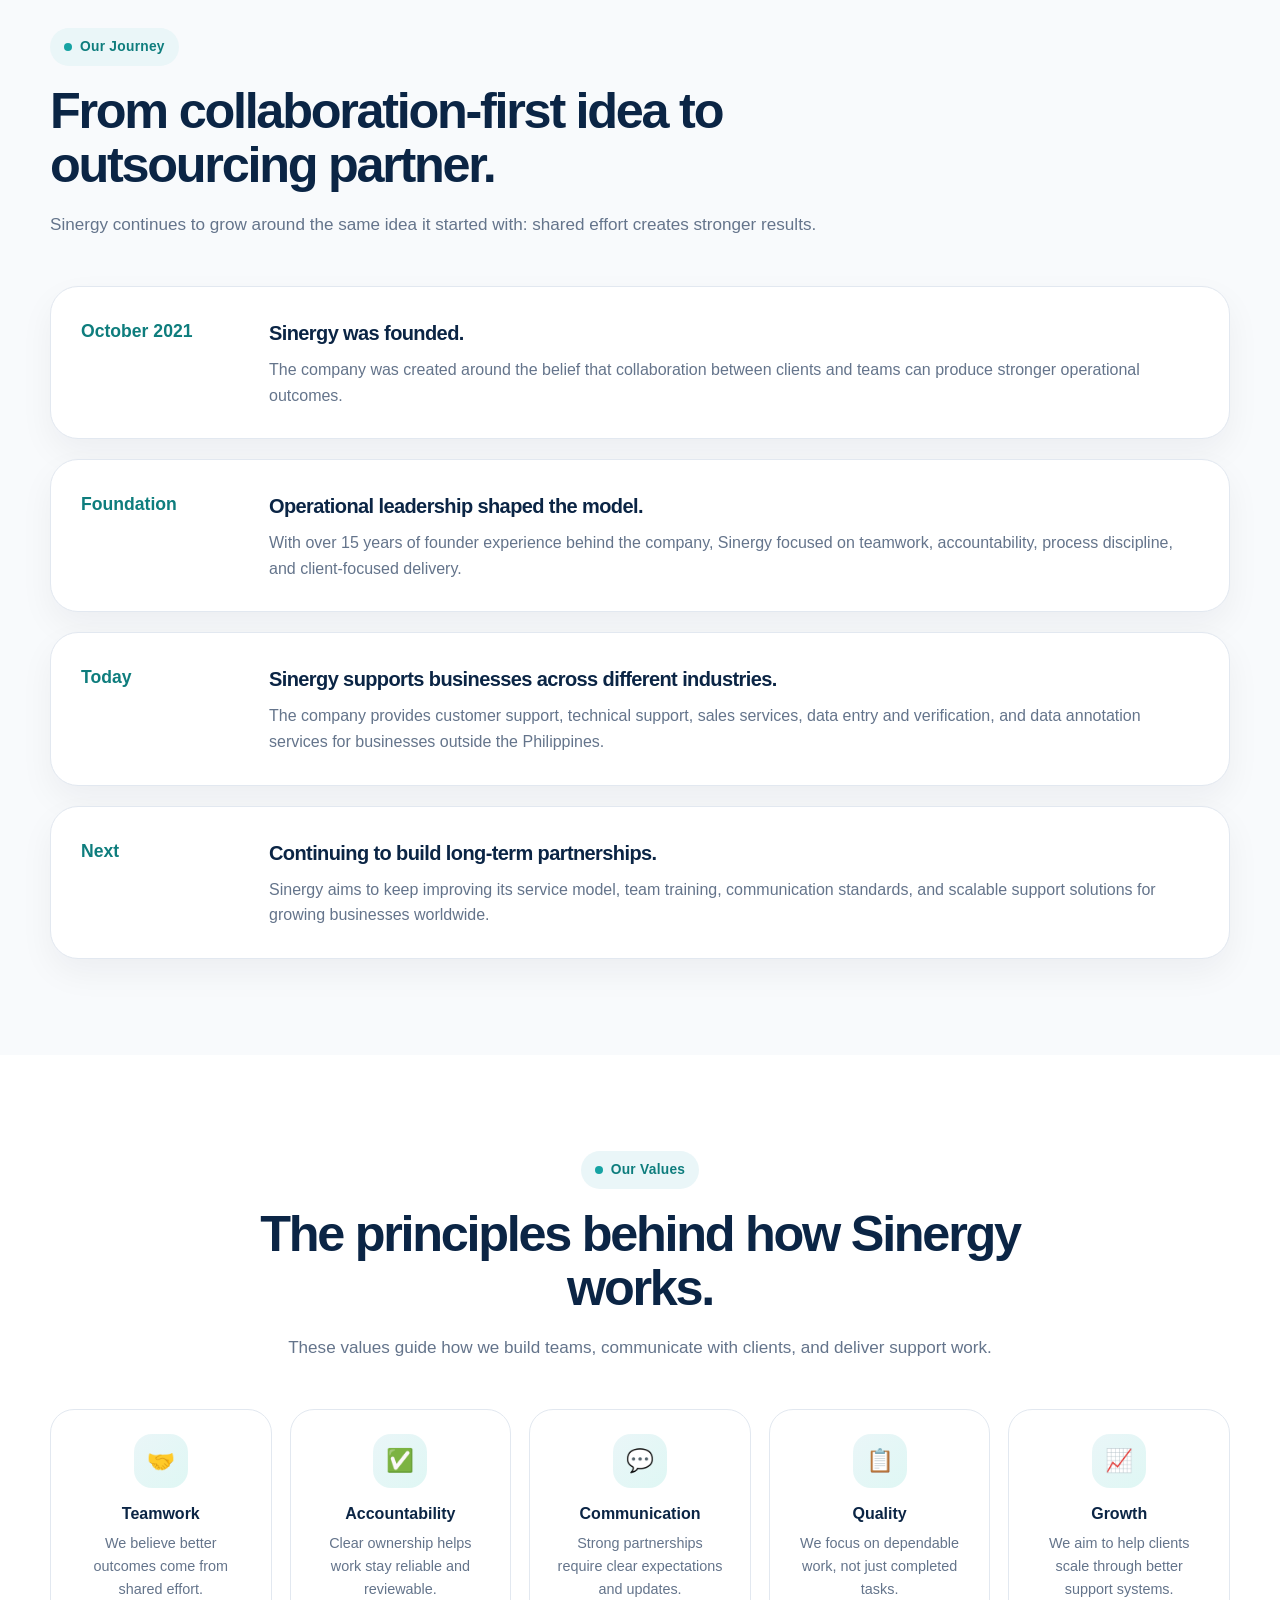
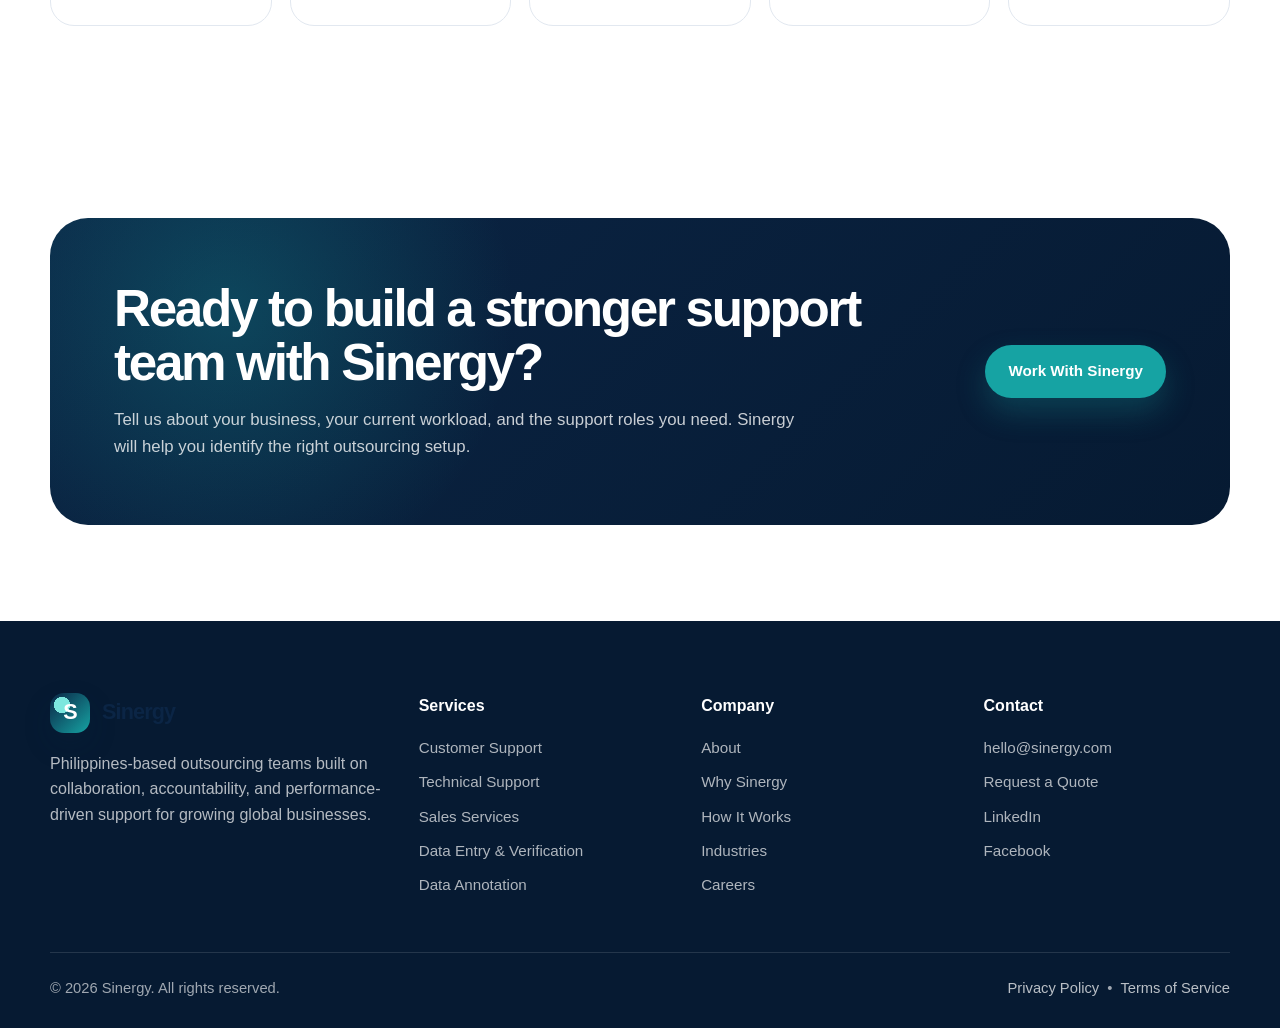
<file: html/about.html>
<!DOCTYPE html>
<html lang="en">
<head>
  <meta charset="UTF-8" />
  <meta name="viewport" content="width=device-width, initial-scale=1.0" />

  <title>About Sinergy | Philippines-Based Outsourcing Partner</title>

  <meta
    name="description"
    content="Learn about Sinergy, a Philippines-based outsourcing company founded in October 2021 and built on collaboration, accountability, operational experience, and long-term client partnerships."
  />

  <meta
    name="keywords"
    content="about Sinergy, outsourcing company Philippines, Philippines outsourcing partner, offshore support team, customer support outsourcing, sales outsourcing, data outsourcing"
  />

  <style>
    :root {
      --navy: #0B2545;
      --navy-dark: #061A32;
      --teal: #16A3A3;
      --teal-dark: #0E7D7D;
      --soft-blue: #EAF6F8;
      --soft-teal: #DFF7F4;
      --light-bg: #F8FAFC;
      --white: #FFFFFF;
      --text: #1F2937;
      --muted: #64748B;
      --border: #E2E8F0;
      --shadow: 0 18px 45px rgba(11, 37, 69, 0.12);
      --max-width: 1180px;
    }

    * {
      box-sizing: border-box;
      margin: 0;
      padding: 0;
    }

    html {
      scroll-behavior: smooth;
    }

    body {
      font-family: Inter, Manrope, Arial, sans-serif;
      color: var(--text);
      background: var(--white);
      line-height: 1.6;
    }

    a {
      color: inherit;
      text-decoration: none;
    }

    ul {
      list-style: none;
    }

    .container {
      width: min(100% - 32px, var(--max-width));
      margin-inline: auto;
    }

    .section {
      padding: 96px 0;
    }

    .section-light {
      background: var(--light-bg);
    }

    .eyebrow {
      display: inline-flex;
      align-items: center;
      gap: 8px;
      padding: 8px 14px;
      border-radius: 999px;
      background: var(--soft-blue);
      color: var(--teal-dark);
      font-size: 0.86rem;
      font-weight: 800;
      letter-spacing: 0.02em;
      margin-bottom: 18px;
    }

    .eyebrow::before {
      content: "";
      width: 8px;
      height: 8px;
      border-radius: 50%;
      background: var(--teal);
    }

    .section-header {
      max-width: 780px;
      margin-bottom: 48px;
    }

    .section-header.center {
      text-align: center;
      margin-inline: auto;
    }

    .section-header h2 {
      font-size: clamp(2rem, 4vw, 3.15rem);
      line-height: 1.08;
      color: var(--navy);
      letter-spacing: -0.045em;
      margin-bottom: 18px;
    }

    .section-header p {
      color: var(--muted);
      font-size: 1.07rem;
    }

    .btn {
      display: inline-flex;
      align-items: center;
      justify-content: center;
      gap: 10px;
      min-height: 48px;
      padding: 13px 22px;
      border-radius: 999px;
      font-weight: 800;
      font-size: 0.95rem;
      border: 1px solid transparent;
      cursor: pointer;
      transition: 0.25s ease;
    }

    .btn-primary {
      background: var(--teal);
      color: var(--white);
      box-shadow: 0 14px 30px rgba(22, 163, 163, 0.26);
    }

    .btn-primary:hover {
      background: var(--teal-dark);
      transform: translateY(-2px);
    }

    .btn-secondary {
      background: var(--white);
      color: var(--navy);
      border-color: var(--border);
    }

    .btn-secondary:hover {
      border-color: var(--teal);
      color: var(--teal-dark);
      transform: translateY(-2px);
    }

    /* Header */
    .site-header {
      position: sticky;
      top: 0;
      z-index: 100;
      background: rgba(255, 255, 255, 0.92);
      backdrop-filter: blur(18px);
      border-bottom: 1px solid rgba(226, 232, 240, 0.9);
    }

    .nav-wrap {
      height: 78px;
      display: flex;
      align-items: center;
      justify-content: space-between;
    }

    .logo {
      display: flex;
      align-items: center;
      gap: 12px;
      font-size: 1.35rem;
      font-weight: 900;
      color: var(--navy);
      letter-spacing: -0.04em;
    }

    .logo-mark {
      width: 40px;
      height: 40px;
      border-radius: 14px;
      background:
        radial-gradient(circle at 30% 30%, #7CE7DE 0 20%, transparent 21%),
        linear-gradient(135deg, var(--navy), var(--teal));
      display: grid;
      place-items: center;
      color: var(--white);
      font-weight: 900;
      box-shadow: 0 12px 28px rgba(11, 37, 69, 0.18);
    }

    .nav {
      display: flex;
      align-items: center;
      gap: 28px;
      font-size: 0.95rem;
      font-weight: 700;
      color: #334155;
    }

    .nav a {
      transition: 0.2s ease;
    }

    .nav a:hover,
    .nav a.active {
      color: var(--teal-dark);
    }

    .nav-actions {
      display: flex;
      align-items: center;
      gap: 14px;
    }

    .mobile-toggle {
      display: none;
      width: 44px;
      height: 44px;
      border: 1px solid var(--border);
      border-radius: 12px;
      background: var(--white);
      cursor: pointer;
      align-items: center;
      justify-content: center;
      flex-direction: column;
      gap: 5px;
    }

    .mobile-toggle span {
      width: 20px;
      height: 2px;
      background: var(--navy);
      border-radius: 999px;
    }

    /* Hero */
    .page-hero {
      position: relative;
      overflow: hidden;
      padding: 92px 0 84px;
      background:
        radial-gradient(circle at 80% 12%, rgba(22, 163, 163, 0.19), transparent 32%),
        radial-gradient(circle at 12% 20%, rgba(234, 246, 248, 1), transparent 34%),
        linear-gradient(180deg, #FFFFFF 0%, #F8FAFC 100%);
    }

    .hero-grid {
      display: grid;
      grid-template-columns: 1.05fr 0.95fr;
      gap: 58px;
      align-items: center;
    }

    .page-hero h1 {
      color: var(--navy);
      font-size: clamp(2.65rem, 6vw, 5rem);
      line-height: 0.98;
      letter-spacing: -0.065em;
      margin-bottom: 24px;
    }

    .page-hero h1 span {
      color: var(--teal-dark);
    }

    .hero-copy {
      color: #475569;
      font-size: 1.18rem;
      max-width: 650px;
      margin-bottom: 30px;
    }

    .hero-actions {
      display: flex;
      flex-wrap: wrap;
      gap: 14px;
      margin-bottom: 26px;
    }

    .trust-row {
      display: flex;
      flex-wrap: wrap;
      gap: 12px;
    }

    .trust-pill {
      display: inline-flex;
      align-items: center;
      gap: 8px;
      padding: 10px 14px;
      border-radius: 999px;
      background: var(--white);
      border: 1px solid var(--border);
      color: #475569;
      font-weight: 800;
      font-size: 0.92rem;
      box-shadow: 0 10px 24px rgba(15, 23, 42, 0.05);
    }

    .check {
      width: 19px;
      height: 19px;
      border-radius: 50%;
      background: var(--soft-teal);
      color: var(--teal-dark);
      display: inline-grid;
      place-items: center;
      font-size: 0.75rem;
      font-weight: 900;
    }

    .hero-panel {
      background: var(--white);
      border: 1px solid var(--border);
      border-radius: 32px;
      padding: 28px;
      box-shadow: var(--shadow);
      position: relative;
    }

    .hero-panel::before {
      content: "";
      position: absolute;
      width: 160px;
      height: 160px;
      background: var(--soft-teal);
      border-radius: 50%;
      right: -42px;
      top: -42px;
      z-index: -1;
    }

    .hero-panel h3 {
      color: var(--navy);
      font-size: 1.3rem;
      line-height: 1.2;
      margin-bottom: 10px;
    }

    .hero-panel p {
      color: var(--muted);
      font-size: 0.95rem;
      margin-bottom: 22px;
    }

    .quick-facts {
      display: grid;
      gap: 14px;
    }

    .fact-card {
      display: grid;
      grid-template-columns: 54px 1fr;
      gap: 14px;
      align-items: center;
      padding: 18px;
      border-radius: 20px;
      background: var(--light-bg);
      border: 1px solid var(--border);
    }

    .fact-icon {
      width: 54px;
      height: 54px;
      border-radius: 18px;
      display: grid;
      place-items: center;
      background: linear-gradient(135deg, var(--navy), var(--teal));
      color: var(--white);
      font-size: 1.25rem;
    }

    .fact-card strong {
      display: block;
      color: var(--navy);
      margin-bottom: 3px;
    }

    .fact-card span {
      color: var(--muted);
      font-size: 0.9rem;
    }

    /* Story */
    .story-grid {
      display: grid;
      grid-template-columns: 0.92fr 1.08fr;
      gap: 48px;
      align-items: center;
    }

    .story-panel {
      background: linear-gradient(135deg, var(--navy), #123E6C);
      color: var(--white);
      border-radius: 32px;
      padding: 42px;
      box-shadow: var(--shadow);
    }

    .story-panel h2 {
      font-size: clamp(1.9rem, 4vw, 3rem);
      line-height: 1.08;
      letter-spacing: -0.045em;
      margin-bottom: 18px;
    }

    .story-panel p {
      color: rgba(255, 255, 255, 0.78);
      font-size: 1.02rem;
    }

    .story-copy {
      display: grid;
      gap: 18px;
    }

    .story-copy p {
      color: var(--muted);
      font-size: 1.05rem;
    }

    .story-copy strong {
      color: var(--navy);
    }

    /* Mission */
    .mission-grid {
      display: grid;
      grid-template-columns: repeat(3, 1fr);
      gap: 20px;
    }

    .mission-card {
      background: var(--white);
      border: 1px solid var(--border);
      border-radius: 26px;
      padding: 30px;
      min-height: 280px;
      transition: 0.25s ease;
    }

    .mission-card:hover {
      transform: translateY(-5px);
      box-shadow: 0 16px 36px rgba(15, 23, 42, 0.08);
      border-color: rgba(22, 163, 163, 0.35);
    }

    .mission-icon {
      width: 56px;
      height: 56px;
      border-radius: 18px;
      display: grid;
      place-items: center;
      background: linear-gradient(135deg, var(--soft-blue), var(--soft-teal));
      font-size: 1.35rem;
      margin-bottom: 18px;
    }

    .mission-card h3 {
      color: var(--navy);
      font-size: 1.28rem;
      line-height: 1.25;
      margin-bottom: 12px;
      letter-spacing: -0.03em;
    }

    .mission-card p {
      color: var(--muted);
      font-size: 0.96rem;
    }

    /* Founder */
    .founder-wrap {
      display: grid;
      grid-template-columns: 0.88fr 1.12fr;
      gap: 36px;
      align-items: stretch;
    }

    .founder-card {
      background: var(--white);
      border: 1px solid var(--border);
      border-radius: 32px;
      padding: 34px;
      box-shadow: 0 14px 34px rgba(15, 23, 42, 0.05);
    }

    .founder-avatar {
      width: 86px;
      height: 86px;
      border-radius: 28px;
      background: linear-gradient(135deg, var(--navy), var(--teal));
      color: var(--white);
      display: grid;
      place-items: center;
      font-size: 2rem;
      font-weight: 900;
      margin-bottom: 24px;
      box-shadow: 0 16px 32px rgba(11, 37, 69, 0.2);
    }

    .founder-card h3 {
      color: var(--navy);
      font-size: 1.7rem;
      line-height: 1.15;
      letter-spacing: -0.04em;
      margin-bottom: 10px;
    }

    .founder-card p {
      color: var(--muted);
      margin-bottom: 22px;
    }

    .founder-list {
      display: grid;
      gap: 10px;
      color: #475569;
      font-size: 0.95rem;
    }

    .founder-list li {
      display: flex;
      gap: 9px;
      align-items: flex-start;
    }

    .founder-list li::before {
      content: "✓";
      color: var(--teal-dark);
      font-weight: 900;
    }

    .founder-content {
      background: var(--navy);
      color: var(--white);
      border-radius: 32px;
      padding: 42px;
      box-shadow: var(--shadow);
    }

    .founder-content h2 {
      font-size: clamp(1.9rem, 4vw, 3rem);
      line-height: 1.08;
      letter-spacing: -0.045em;
      margin-bottom: 18px;
    }

    .founder-content p {
      color: rgba(255, 255, 255, 0.76);
      font-size: 1.02rem;
      margin-bottom: 18px;
    }

    /* Timeline */
    .timeline {
      display: grid;
      gap: 20px;
    }

    .timeline-card {
      display: grid;
      grid-template-columns: 160px 1fr;
      gap: 28px;
      padding: 30px;
      border-radius: 28px;
      background: var(--white);
      border: 1px solid var(--border);
      box-shadow: 0 14px 34px rgba(15, 23, 42, 0.05);
    }

    .timeline-date {
      color: var(--teal-dark);
      font-weight: 900;
      font-size: 1.1rem;
    }

    .timeline-content h3 {
      color: var(--navy);
      font-size: 1.25rem;
      margin-bottom: 8px;
      letter-spacing: -0.03em;
    }

    .timeline-content p {
      color: var(--muted);
    }

    /* Values */
    .values-grid {
      display: grid;
      grid-template-columns: repeat(5, 1fr);
      gap: 18px;
    }

    .value-card {
      padding: 24px;
      border-radius: 24px;
      background: var(--white);
      border: 1px solid var(--border);
      text-align: center;
      transition: 0.25s ease;
    }

    .value-card:hover {
      transform: translateY(-5px);
      box-shadow: 0 16px 34px rgba(15, 23, 42, 0.08);
    }

    .value-card .emoji {
      width: 54px;
      height: 54px;
      margin: 0 auto 16px;
      border-radius: 18px;
      background: linear-gradient(135deg, var(--soft-blue), var(--soft-teal));
      display: grid;
      place-items: center;
      font-size: 1.4rem;
    }

    .value-card h3 {
      color: var(--navy);
      font-size: 1rem;
      line-height: 1.25;
      margin-bottom: 8px;
    }

    .value-card p {
      color: var(--muted);
      font-size: 0.9rem;
    }

    /* CTA */
    .cta {
      background:
        radial-gradient(circle at 15% 30%, rgba(22, 163, 163, 0.28), transparent 28%),
        linear-gradient(135deg, var(--navy), var(--navy-dark));
      color: var(--white);
      border-radius: 38px;
      padding: 64px;
      display: grid;
      grid-template-columns: 1fr auto;
      align-items: center;
      gap: 32px;
      overflow: hidden;
    }

    .cta h2 {
      font-size: clamp(2rem, 4vw, 3.25rem);
      line-height: 1.06;
      letter-spacing: -0.045em;
      margin-bottom: 16px;
      max-width: 760px;
    }

    .cta p {
      color: rgba(255, 255, 255, 0.78);
      max-width: 690px;
      font-size: 1.05rem;
    }

    /* Footer */
    .footer {
      background: #061A32;
      color: var(--white);
      padding: 72px 0 28px;
    }

    .footer-grid {
      display: grid;
      grid-template-columns: 1.35fr repeat(3, 1fr);
      gap: 36px;
      margin-bottom: 54px;
    }

    .footer-brand p {
      color: rgba(255, 255, 255, 0.7);
      margin-top: 18px;
      max-width: 380px;
    }

    .footer h4 {
      margin-bottom: 18px;
      color: var(--white);
    }

    .footer-links {
      display: grid;
      gap: 10px;
    }

    .footer-links a {
      color: rgba(255, 255, 255, 0.68);
      transition: 0.2s ease;
      font-size: 0.95rem;
    }

    .footer-links a:hover {
      color: var(--white);
    }

    .footer-bottom {
      border-top: 1px solid rgba(255, 255, 255, 0.12);
      padding-top: 24px;
      display: flex;
      justify-content: space-between;
      gap: 18px;
      flex-wrap: wrap;
      color: rgba(255, 255, 255, 0.62);
      font-size: 0.92rem;
    }

    .footer-bottom a {
      color: rgba(255, 255, 255, 0.72);
    }

    /* Responsive */
    @media (max-width: 1100px) {
      .mission-grid {
        grid-template-columns: repeat(2, 1fr);
      }

      .values-grid {
        grid-template-columns: repeat(3, 1fr);
      }
    }

    @media (max-width: 920px) {
      .mobile-toggle {
        display: flex;
      }

      .nav {
        position: fixed;
        inset: 78px 16px auto 16px;
        background: var(--white);
        border: 1px solid var(--border);
        border-radius: 20px;
        box-shadow: var(--shadow);
        padding: 18px;
        display: none;
        flex-direction: column;
        align-items: stretch;
        gap: 4px;
      }

      .nav.is-open {
        display: flex;
      }

      .nav a {
        padding: 13px 14px;
        border-radius: 12px;
      }

      .nav a:hover,
      .nav a.active {
        background: var(--light-bg);
      }

      .nav-actions .btn {
        display: none;
      }

      .hero-grid,
      .story-grid,
      .founder-wrap,
      .cta {
        grid-template-columns: 1fr;
      }

      .footer-grid {
        grid-template-columns: 1fr 1fr;
      }
    }

    @media (max-width: 680px) {
      .container {
        width: min(100% - 24px, var(--max-width));
      }

      .section {
        padding: 72px 0;
      }

      .page-hero {
        padding: 62px 0 70px;
      }

      .page-hero h1 {
        font-size: 2.65rem;
      }

      .hero-copy {
        font-size: 1.04rem;
      }

      .hero-actions {
        flex-direction: column;
      }

      .btn {
        width: 100%;
      }

      .mission-grid,
      .values-grid,
      .footer-grid {
        grid-template-columns: 1fr;
      }

      .timeline-card {
        grid-template-columns: 1fr;
        gap: 10px;
      }

      .hero-panel,
      .story-panel,
      .founder-card,
      .founder-content,
      .cta {
        padding: 32px 22px;
        border-radius: 28px;
      }

      .footer-bottom {
        flex-direction: column;
      }
    }
  </style>
</head>

<body>
  <header class="site-header">
    <div class="container nav-wrap">
      <a href="index.html" class="logo" aria-label="Sinergy Home">
        <span class="logo-mark">S</span>
        <span>Sinergy</span>
      </a>

      <nav class="nav" id="mainNav" aria-label="Main navigation">
        <a href="index.html">Home</a>
        <a href="services.html">Services</a>
        <a href="industries.html">Industries</a>
        <a href="how-it-works.html">How It Works</a>
        <a href="why-sinergy.html">Why Sinergy</a>
        <a href="about.html" class="active">About</a>
        <a href="careers.html">Careers</a>
      </nav>

      <div class="nav-actions">
        <a href="contact.html" class="btn btn-primary">Get a Quote</a>

        <button class="mobile-toggle" id="mobileToggle" aria-label="Open mobile menu" aria-expanded="false">
          <span></span>
          <span></span>
          <span></span>
        </button>
      </div>
    </div>
  </header>

  <main>
    <!-- Hero -->
    <section class="page-hero">
      <div class="container hero-grid">
        <div>
          <div class="eyebrow">About Sinergy</div>

          <h1>
            Built on the Belief That <span>Collaboration Creates Stronger Results</span>
          </h1>

          <p class="hero-copy">
            Founded in October 2021, Sinergy provides high-quality outsourcing solutions for businesses
            outside the Philippines through reliable operations, clear communication, and performance-driven support.
          </p>

          <div class="hero-actions">
            <a href="contact.html" class="btn btn-primary">Work With Sinergy</a>
            <a href="#our-story" class="btn btn-secondary">Read Our Story</a>
          </div>

          <div class="trust-row">
            <span class="trust-pill"><span class="check">✓</span> Founded in 2021</span>
            <span class="trust-pill"><span class="check">✓</span> 15+ Years Leadership Experience</span>
            <span class="trust-pill"><span class="check">✓</span> Philippines-Based Teams</span>
          </div>
        </div>

        <div class="hero-panel">
          <h3>What Sinergy Stands For</h3>
          <p>
            The name “Sinergy” comes from synergy — the idea that combined effort can produce results
            greater than the sum of individual contributions.
          </p>

          <div class="quick-facts">
            <div class="fact-card">
              <div class="fact-icon">🤝</div>
              <div>
                <strong>Collaboration</strong>
                <span>Partnership-driven support for long-term client success.</span>
              </div>
            </div>

            <div class="fact-card">
              <div class="fact-icon">✅</div>
              <div>
                <strong>Accountability</strong>
                <span>Clear ownership, reliable communication, and quality standards.</span>
              </div>
            </div>

            <div class="fact-card">
              <div class="fact-icon">📈</div>
              <div>
                <strong>Scalable Support</strong>
                <span>Teams and services designed to grow with client needs.</span>
              </div>
            </div>
          </div>
        </div>
      </div>
    </section>

    <!-- Story -->
    <section class="section" id="our-story">
      <div class="container story-grid">
        <div class="story-panel">
          <h2>Sinergy was created to make outsourcing feel less transactional and more collaborative.</h2>
          <p>
            The company was built from the belief that strong partnerships between clients and support teams
            can improve operations, strengthen customer experience, and create sustainable growth.
          </p>
        </div>

        <div class="story-copy">
          <p>
            <strong>Sinergy was founded in October 2021</strong> with a simple philosophy:
            better results happen when people work together with clarity, trust, and shared accountability.
          </p>

          <p>
            The inspiration behind the company came from seeing how strong collaboration between clients
            and teams can transform business operations. When the right people follow the right process,
            support work becomes more than task completion. It becomes an extension of the client’s business.
          </p>

          <p>
            Today, Sinergy specializes in providing outsourcing solutions for businesses outside the Philippines.
            Our team helps companies scale efficiently through dependable talent, streamlined processes,
            and customer-focused support services.
          </p>
        </div>
      </div>
    </section>

    <!-- Mission / Vision / Purpose -->
    <section class="section section-light">
      <div class="container">
        <div class="section-header center">
          <div class="eyebrow">Our Direction</div>
          <h2>Our mission is practical: help businesses scale with reliable support.</h2>
          <p>
            Sinergy exists to help clients reduce operational burden, improve service delivery,
            and build support teams that can grow with the business.
          </p>
        </div>

        <div class="mission-grid">
          <article class="mission-card">
            <div class="mission-icon">🎯</div>
            <h3>Our Mission</h3>
            <p>
              To provide reliable outsourcing solutions that help businesses scale efficiently
              through trained teams, clear workflows, and performance-driven support.
            </p>
          </article>

          <article class="mission-card">
            <div class="mission-icon">🌍</div>
            <h3>Our Vision</h3>
            <p>
              To become a trusted outsourcing partner for growing companies that need dependable
              offshore support built on communication, accountability, and long-term collaboration.
            </p>
          </article>

          <article class="mission-card">
            <div class="mission-icon">🤝</div>
            <h3>Our Purpose</h3>
            <p>
              To create stronger outcomes by connecting businesses with capable teams who can support
              operations, customer experience, sales activity, and data workflows.
            </p>
          </article>
        </div>
      </div>
    </section>

    <!-- Founder -->
    <section class="section">
      <div class="container founder-wrap">
        <div class="founder-card">
          <div class="founder-avatar">S</div>
          <h3>Founded with operational experience.</h3>
          <p>
            Sinergy was created with over 15 years of operational leadership and industry experience
            from its founder.
          </p>

          <ul class="founder-list">
            <li>Operational leadership background</li>
            <li>Experience building and managing teams</li>
            <li>Focus on process, quality, and accountability</li>
            <li>Belief in long-term client partnerships</li>
          </ul>
        </div>

        <div class="founder-content">
          <div class="eyebrow">Founder-Led Philosophy</div>
          <h2>People are important, but process is what makes outsourcing dependable.</h2>
          <p>
            Sinergy was built with the understanding that outsourcing fails when teams are launched without
            clarity. Reliable support requires role definition, training, communication, review, and continuous improvement.
          </p>
          <p>
            That is why Sinergy focuses on creating client-specific support structures instead of offering
            generic staffing. The goal is to build teams that understand the client’s business, follow the right
            workflow, and improve over time.
          </p>
        </div>
      </div>
    </section>

    <!-- Timeline -->
    <section class="section section-light">
      <div class="container">
        <div class="section-header">
          <div class="eyebrow">Our Journey</div>
          <h2>From collaboration-first idea to outsourcing partner.</h2>
          <p>
            Sinergy continues to grow around the same idea it started with: shared effort creates stronger results.
          </p>
        </div>

        <div class="timeline">
          <article class="timeline-card">
            <div class="timeline-date">October 2021</div>
            <div class="timeline-content">
              <h3>Sinergy was founded.</h3>
              <p>
                The company was created around the belief that collaboration between clients and teams
                can produce stronger operational outcomes.
              </p>
            </div>
          </article>

          <article class="timeline-card">
            <div class="timeline-date">Foundation</div>
            <div class="timeline-content">
              <h3>Operational leadership shaped the model.</h3>
              <p>
                With over 15 years of founder experience behind the company, Sinergy focused on teamwork,
                accountability, process discipline, and client-focused delivery.
              </p>
            </div>
          </article>

          <article class="timeline-card">
            <div class="timeline-date">Today</div>
            <div class="timeline-content">
              <h3>Sinergy supports businesses across different industries.</h3>
              <p>
                The company provides customer support, technical support, sales services, data entry and verification,
                and data annotation services for businesses outside the Philippines.
              </p>
            </div>
          </article>

          <article class="timeline-card">
            <div class="timeline-date">Next</div>
            <div class="timeline-content">
              <h3>Continuing to build long-term partnerships.</h3>
              <p>
                Sinergy aims to keep improving its service model, team training, communication standards,
                and scalable support solutions for growing businesses worldwide.
              </p>
            </div>
          </article>
        </div>
      </div>
    </section>

    <!-- Values -->
    <section class="section">
      <div class="container">
        <div class="section-header center">
          <div class="eyebrow">Our Values</div>
          <h2>The principles behind how Sinergy works.</h2>
          <p>
            These values guide how we build teams, communicate with clients, and deliver support work.
          </p>
        </div>

        <div class="values-grid">
          <article class="value-card">
            <div class="emoji">🤝</div>
            <h3>Teamwork</h3>
            <p>We believe better outcomes come from shared effort.</p>
          </article>

          <article class="value-card">
            <div class="emoji">✅</div>
            <h3>Accountability</h3>
            <p>Clear ownership helps work stay reliable and reviewable.</p>
          </article>

          <article class="value-card">
            <div class="emoji">💬</div>
            <h3>Communication</h3>
            <p>Strong partnerships require clear expectations and updates.</p>
          </article>

          <article class="value-card">
            <div class="emoji">📋</div>
            <h3>Quality</h3>
            <p>We focus on dependable work, not just completed tasks.</p>
          </article>

          <article class="value-card">
            <div class="emoji">📈</div>
            <h3>Growth</h3>
            <p>We aim to help clients scale through better support systems.</p>
          </article>
        </div>
      </div>
    </section>

    <!-- Final CTA -->
    <section class="section">
      <div class="container">
        <div class="cta">
          <div>
            <h2>Ready to build a stronger support team with Sinergy?</h2>
            <p>
              Tell us about your business, your current workload, and the support roles you need.
              Sinergy will help you identify the right outsourcing setup.
            </p>
          </div>

          <a href="contact.html" class="btn btn-primary">Work With Sinergy</a>
        </div>
      </div>
    </section>
  </main>

  <!-- Footer -->
  <footer class="footer">
    <div class="container">
      <div class="footer-grid">
        <div class="footer-brand">
          <a href="index.html" class="logo">
            <span class="logo-mark">S</span>
            <span>Sinergy</span>
          </a>

          <p>
            Philippines-based outsourcing teams built on collaboration, accountability,
            and performance-driven support for growing global businesses.
          </p>
        </div>

        <div>
          <h4>Services</h4>
          <div class="footer-links">
            <a href="customer-support.html">Customer Support</a>
            <a href="technical-support.html">Technical Support</a>
            <a href="sales-services.html">Sales Services</a>
            <a href="data-entry-verification.html">Data Entry & Verification</a>
            <a href="data-annotation.html">Data Annotation</a>
          </div>
        </div>

        <div>
          <h4>Company</h4>
          <div class="footer-links">
            <a href="about.html">About</a>
            <a href="why-sinergy.html">Why Sinergy</a>
            <a href="how-it-works.html">How It Works</a>
            <a href="industries.html">Industries</a>
            <a href="careers.html">Careers</a>
          </div>
        </div>

        <div>
          <h4>Contact</h4>
          <div class="footer-links">
            <a href="mailto:hello@sinergy.com">hello@sinergy.com</a>
            <a href="contact.html">Request a Quote</a>
            <a href="#">LinkedIn</a>
            <a href="#">Facebook</a>
          </div>
        </div>
      </div>

      <div class="footer-bottom">
        <p>© <span id="year"></span> Sinergy. All rights reserved.</p>

        <div>
          <a href="privacy-policy.html">Privacy Policy</a>
          &nbsp;•&nbsp;
          <a href="terms-of-service.html">Terms of Service</a>
        </div>
      </div>
    </div>
  </footer>

  <script>
    const mobileToggle = document.getElementById("mobileToggle");
    const mainNav = document.getElementById("mainNav");

    mobileToggle.addEventListener("click", function () {
      const isOpen = mainNav.classList.toggle("is-open");
      mobileToggle.setAttribute("aria-expanded", isOpen ? "true" : "false");
    });

    const navLinks = mainNav.querySelectorAll("a");

    navLinks.forEach(function (link) {
      link.addEventListener("click", function () {
        mainNav.classList.remove("is-open");
        mobileToggle.setAttribute("aria-expanded", "false");
      });
    });

    document.getElementById("year").textContent = new Date().getFullYear();
  </script>
</body>
</html>
</file>
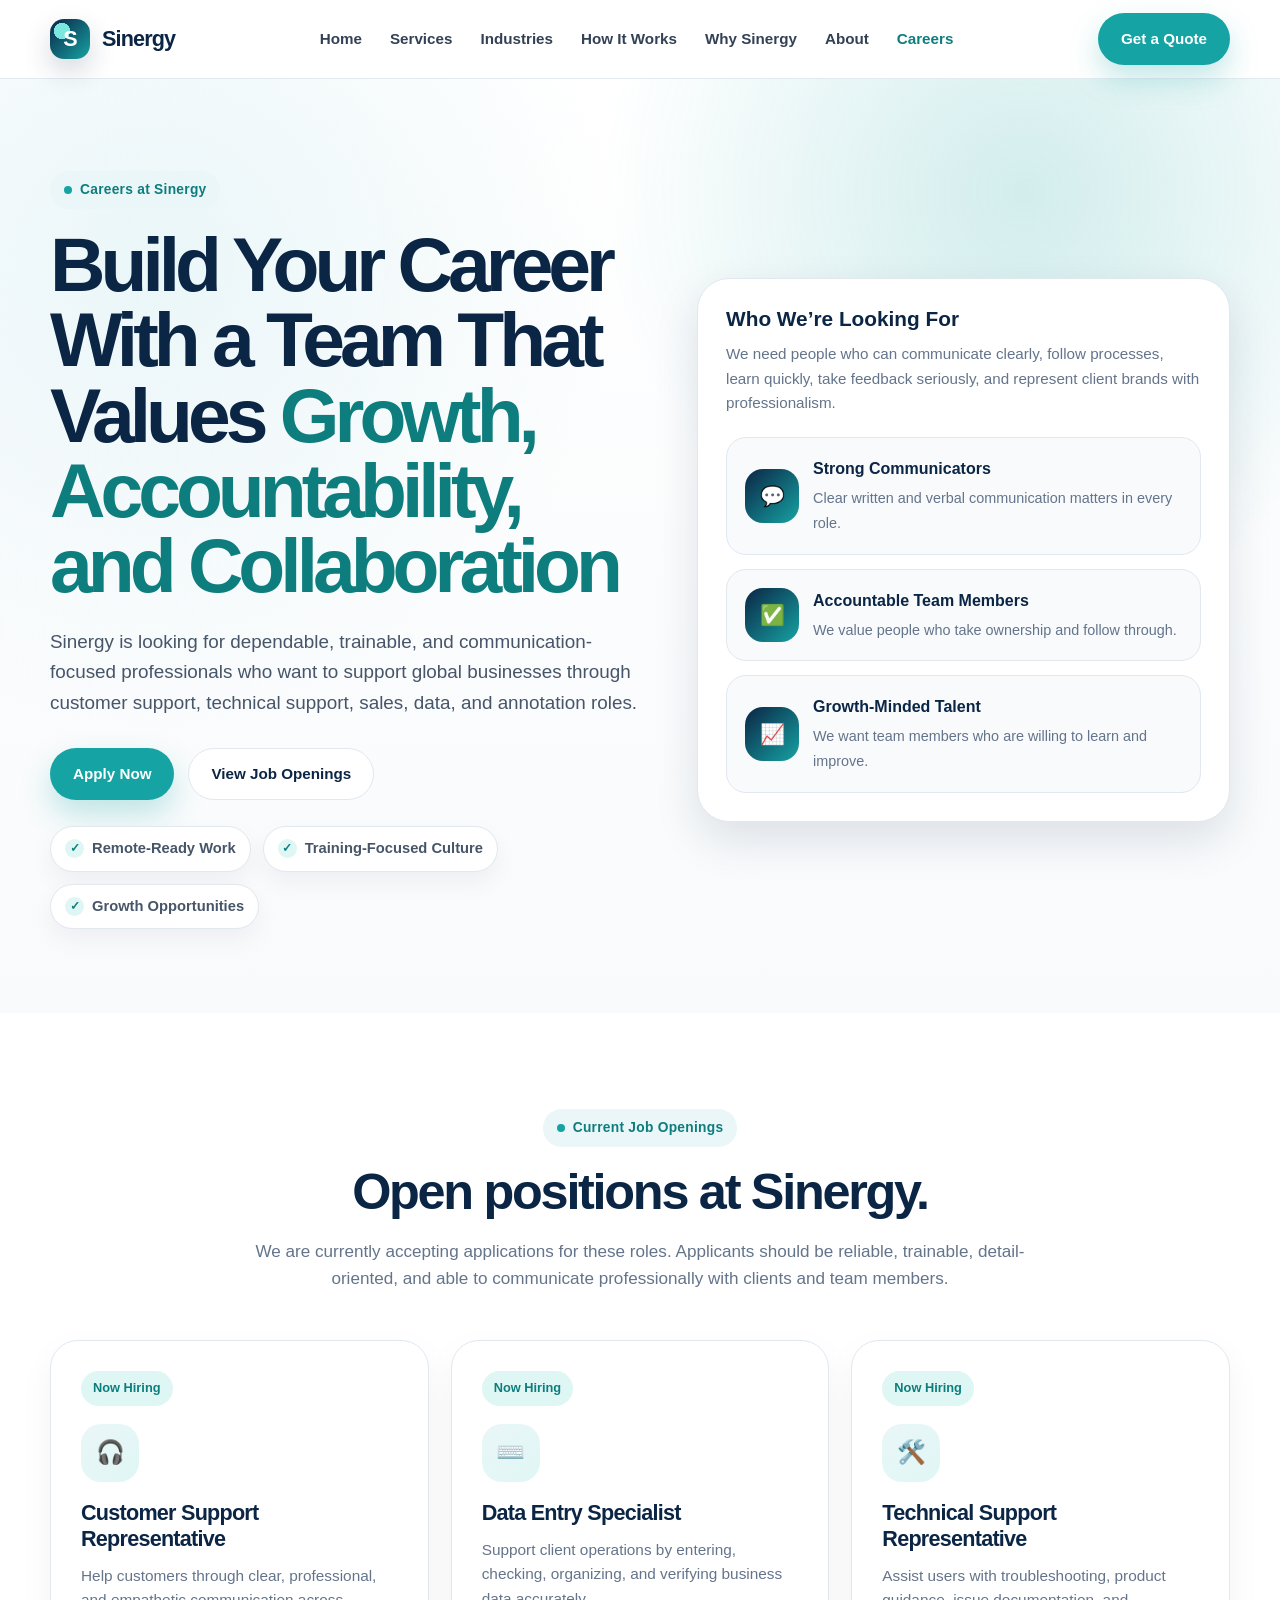
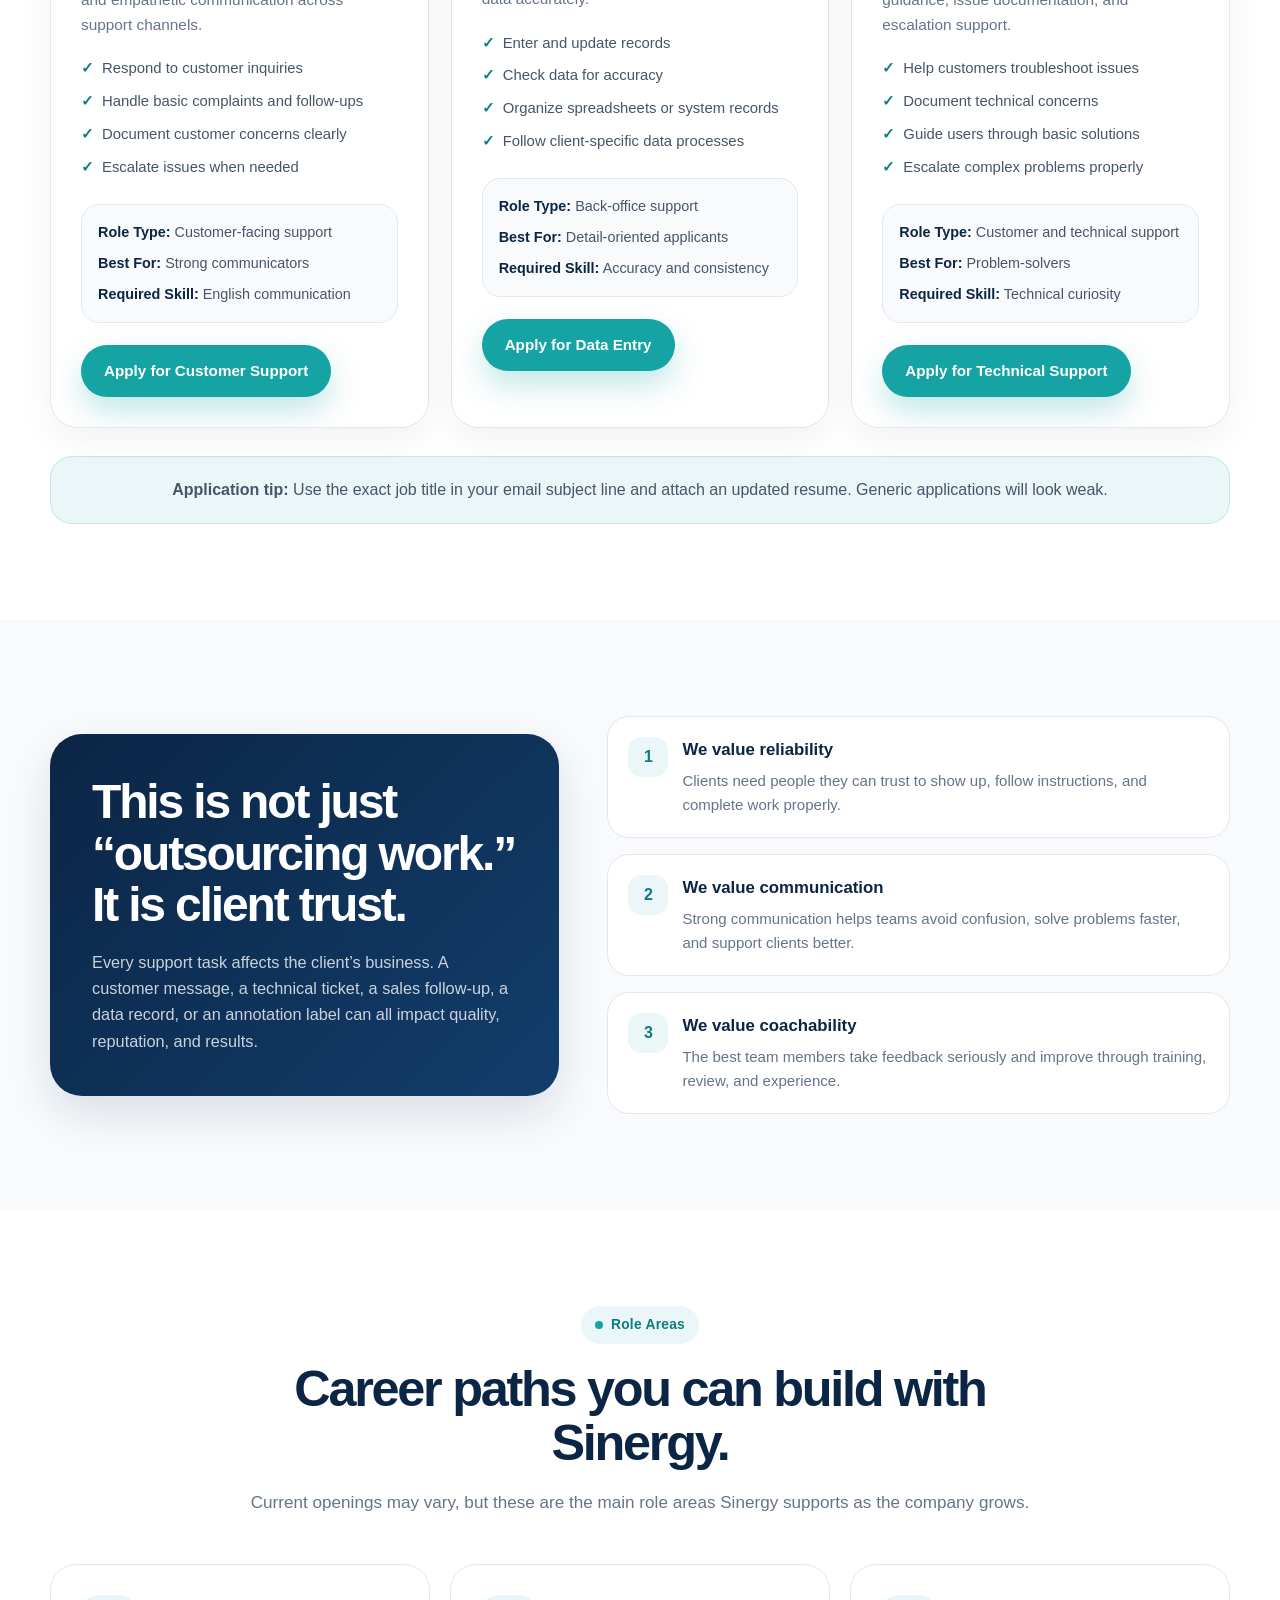
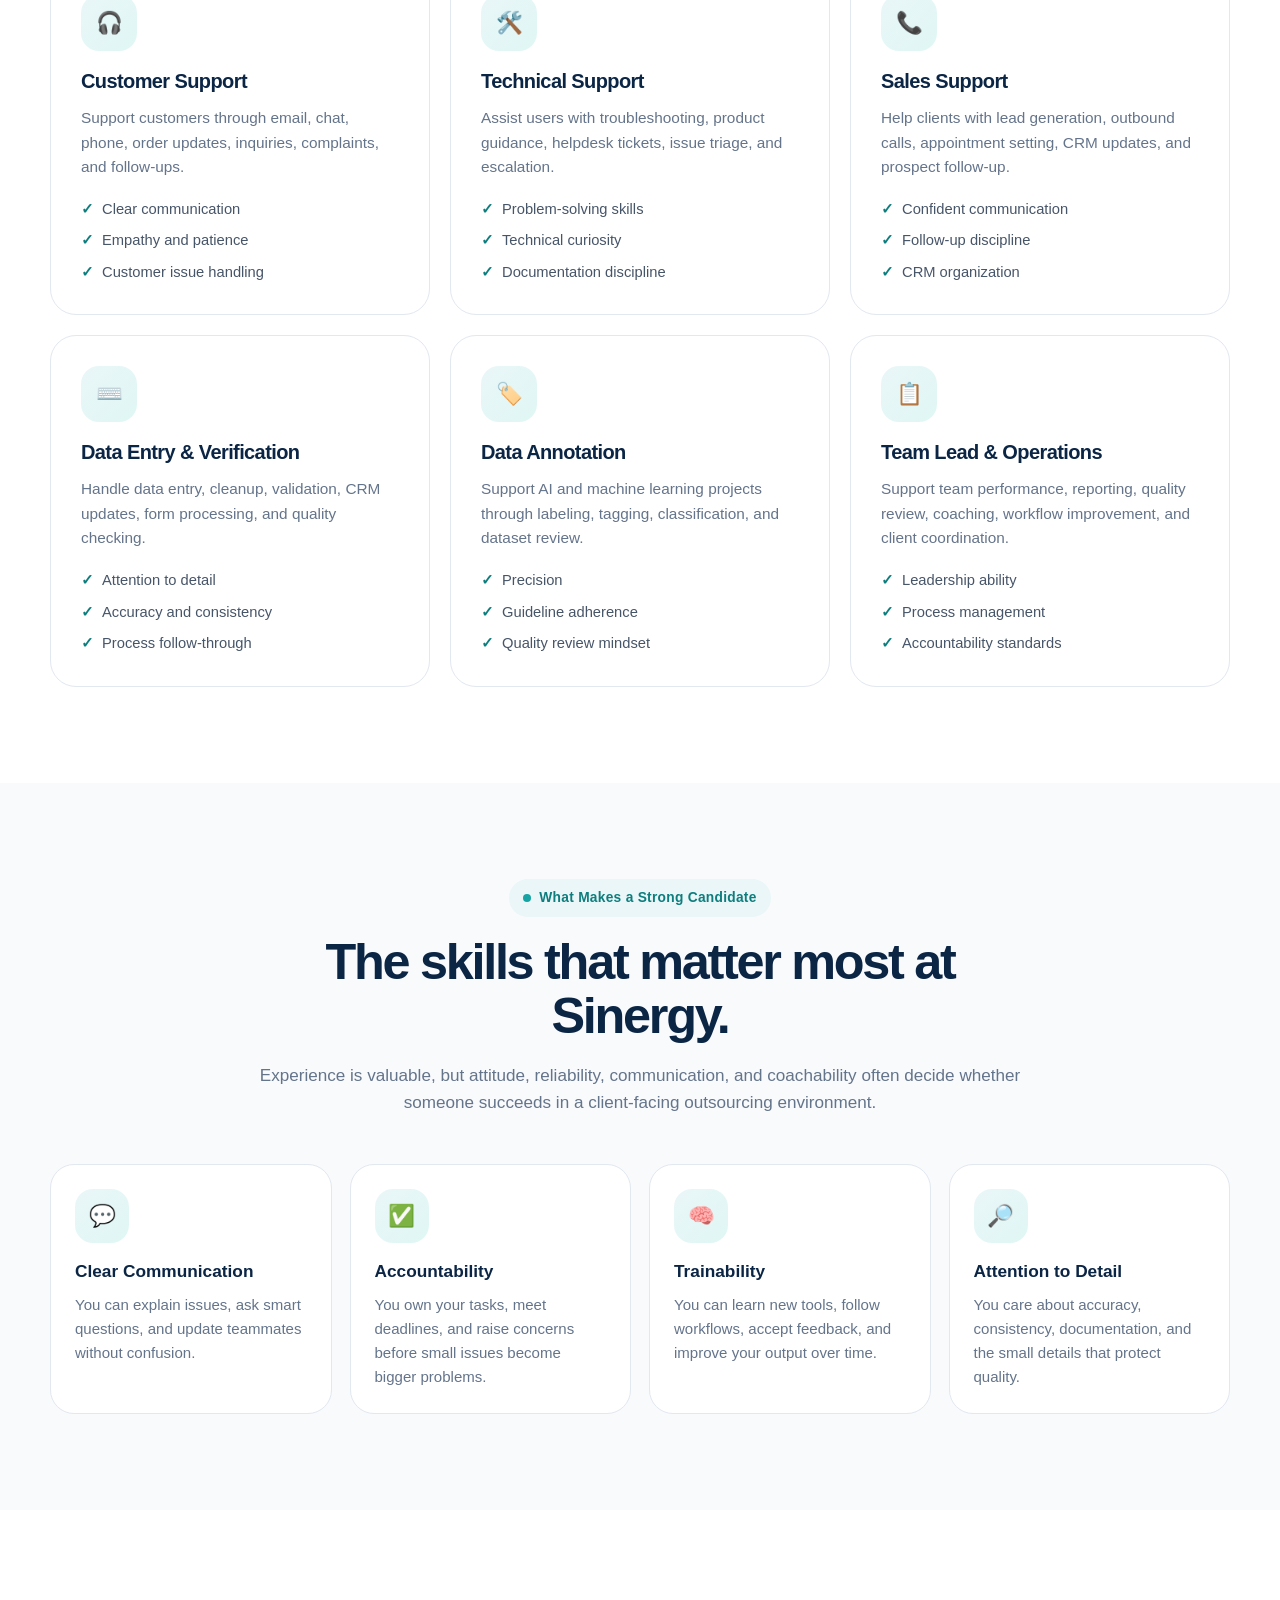
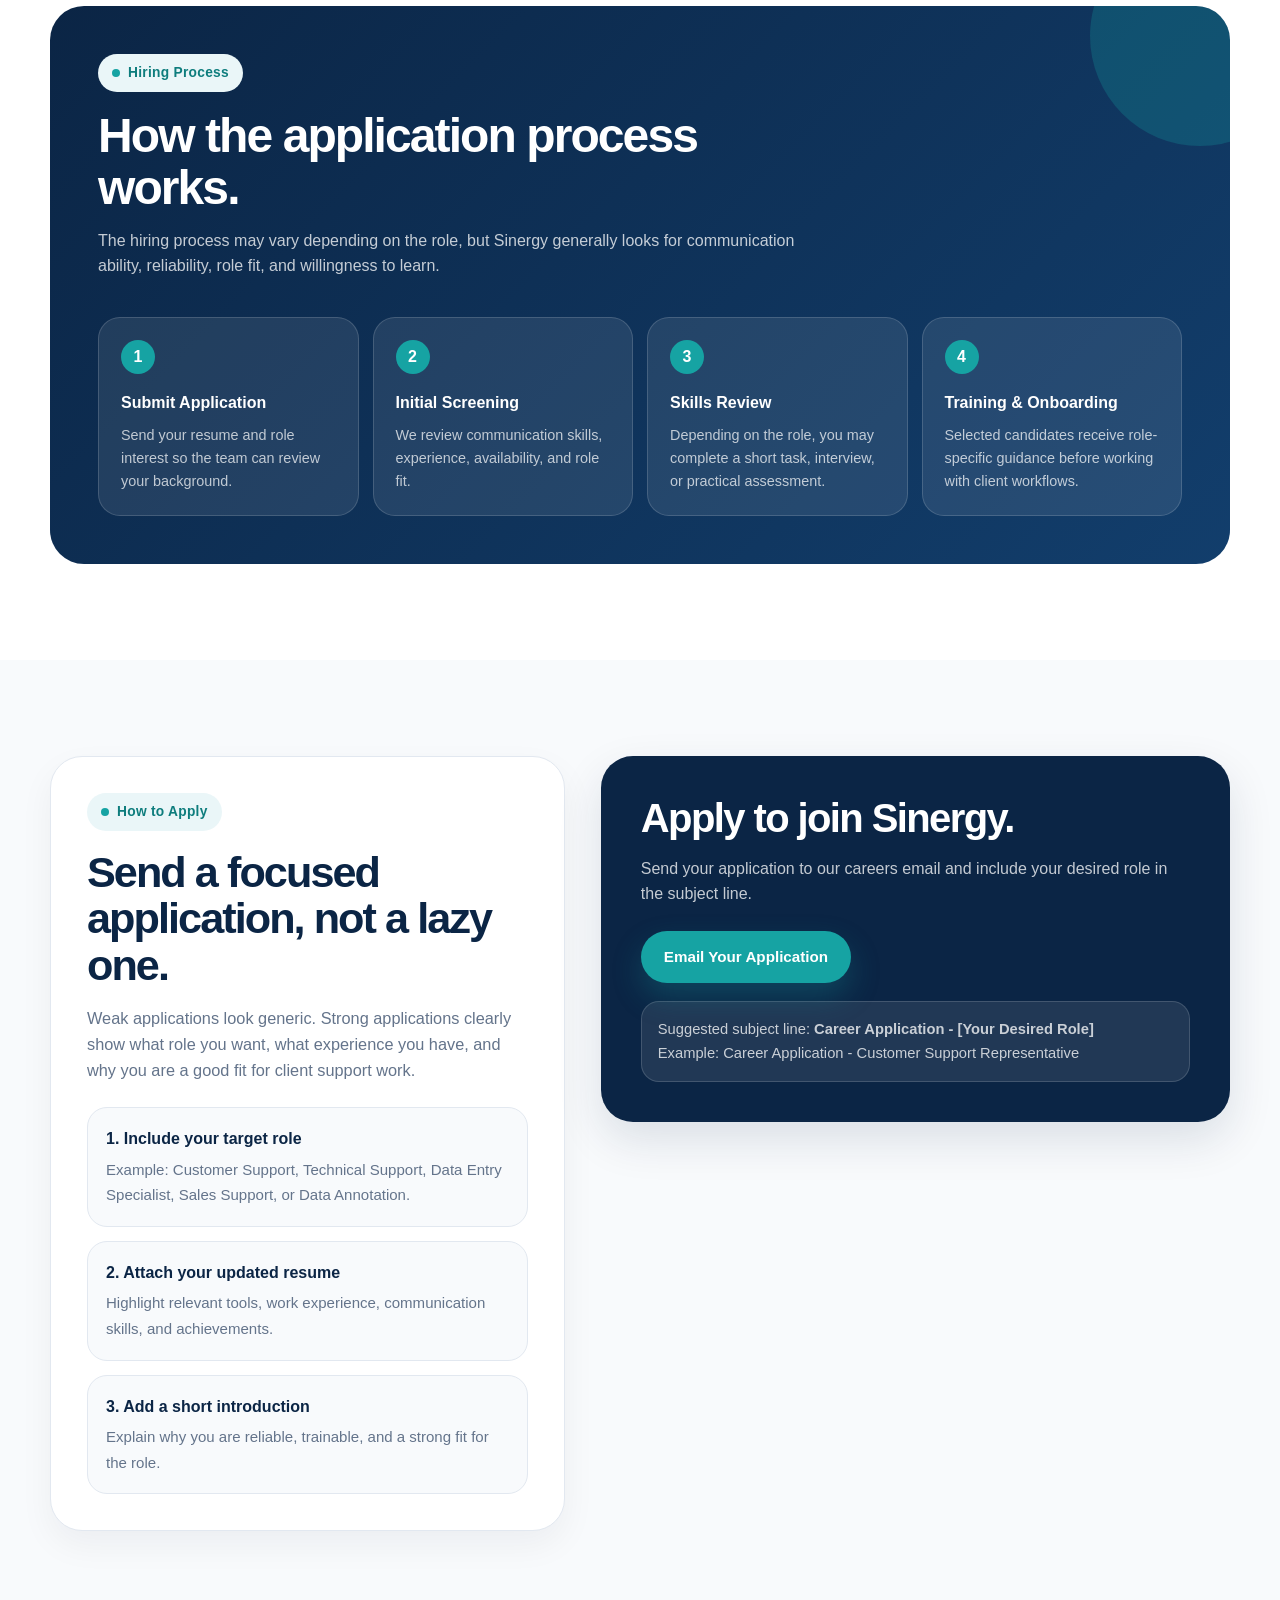
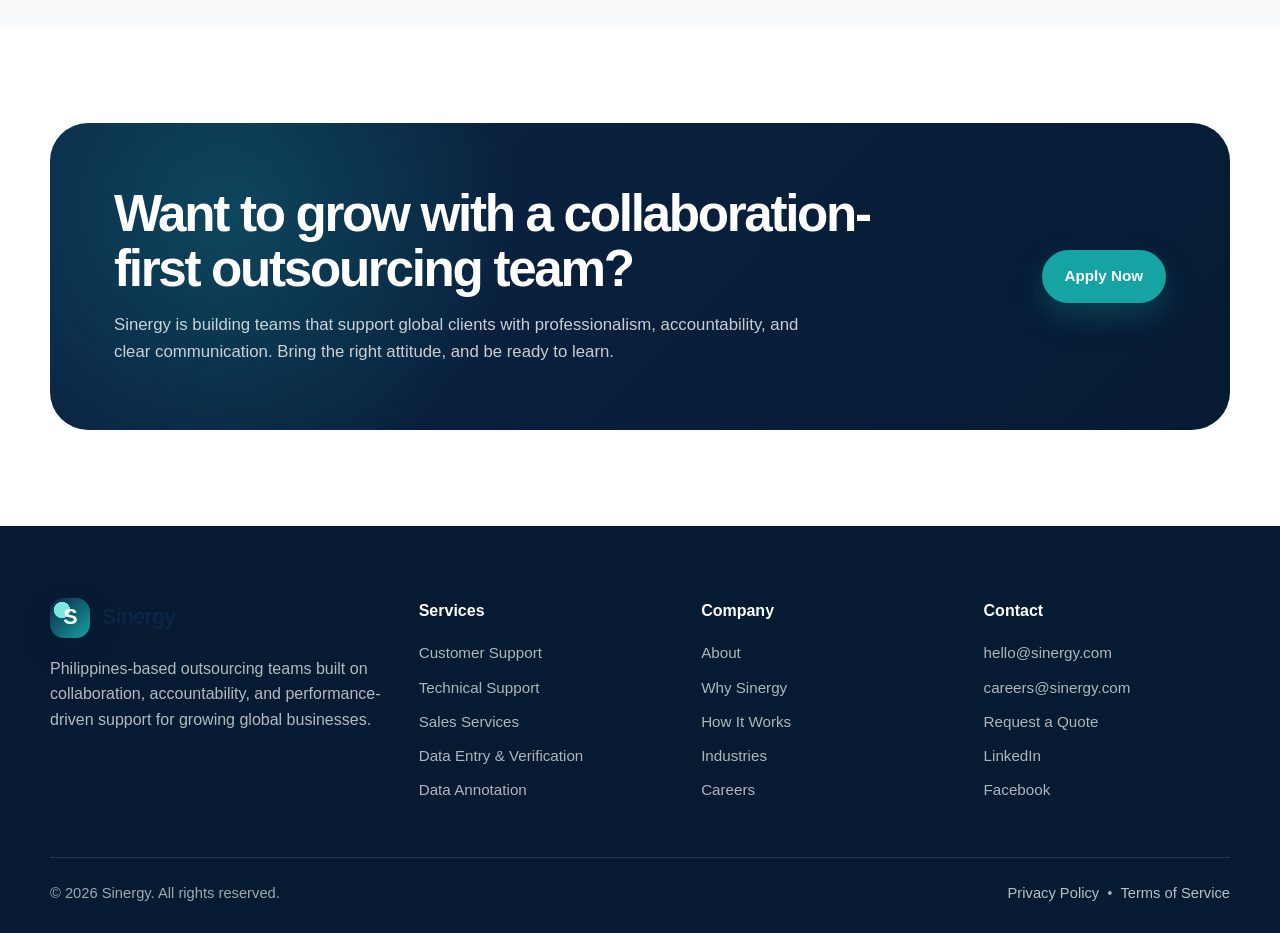
<file: html/careers.html>
<!DOCTYPE html>
<html lang="en">
<head>
  <meta charset="UTF-8" />
  <meta name="viewport" content="width=device-width, initial-scale=1.0" />

  <title>Careers at Sinergy | Join Our Philippines-Based Outsourcing Team</title>

  <meta
    name="description"
    content="Join Sinergy and build a career in customer support, technical support, sales support, data entry, verification, and data annotation with a Philippines-based outsourcing team."
  />

  <meta
    name="keywords"
    content="Sinergy careers, outsourcing jobs Philippines, customer support jobs, technical support jobs, sales support jobs, data entry jobs, data annotation jobs"
  />

  <style>
    :root {
      --navy: #0B2545;
      --navy-dark: #061A32;
      --teal: #16A3A3;
      --teal-dark: #0E7D7D;
      --soft-blue: #EAF6F8;
      --soft-teal: #DFF7F4;
      --light-bg: #F8FAFC;
      --white: #FFFFFF;
      --text: #1F2937;
      --muted: #64748B;
      --border: #E2E8F0;
      --shadow: 0 18px 45px rgba(11, 37, 69, 0.12);
      --max-width: 1180px;
    }

    * {
      box-sizing: border-box;
      margin: 0;
      padding: 0;
    }

    html {
      scroll-behavior: smooth;
    }

    body {
      font-family: Inter, Manrope, Arial, sans-serif;
      color: var(--text);
      background: var(--white);
      line-height: 1.6;
    }

    a {
      color: inherit;
      text-decoration: none;
    }

    ul {
      list-style: none;
    }

    .container {
      width: min(100% - 32px, var(--max-width));
      margin-inline: auto;
    }

    .section {
      padding: 96px 0;
    }

    .section-light {
      background: var(--light-bg);
    }

    .eyebrow {
      display: inline-flex;
      align-items: center;
      gap: 8px;
      padding: 8px 14px;
      border-radius: 999px;
      background: var(--soft-blue);
      color: var(--teal-dark);
      font-size: 0.86rem;
      font-weight: 800;
      letter-spacing: 0.02em;
      margin-bottom: 18px;
    }

    .eyebrow::before {
      content: "";
      width: 8px;
      height: 8px;
      border-radius: 50%;
      background: var(--teal);
    }

    .section-header {
      max-width: 780px;
      margin-bottom: 48px;
    }

    .section-header.center {
      text-align: center;
      margin-inline: auto;
    }

    .section-header h2 {
      font-size: clamp(2rem, 4vw, 3.15rem);
      line-height: 1.08;
      color: var(--navy);
      letter-spacing: -0.045em;
      margin-bottom: 18px;
    }

    .section-header p {
      color: var(--muted);
      font-size: 1.07rem;
    }

    .btn {
      display: inline-flex;
      align-items: center;
      justify-content: center;
      gap: 10px;
      min-height: 48px;
      padding: 13px 22px;
      border-radius: 999px;
      font-weight: 800;
      font-size: 0.95rem;
      border: 1px solid transparent;
      cursor: pointer;
      transition: 0.25s ease;
    }

    .btn-primary {
      background: var(--teal);
      color: var(--white);
      box-shadow: 0 14px 30px rgba(22, 163, 163, 0.26);
    }

    .btn-primary:hover {
      background: var(--teal-dark);
      transform: translateY(-2px);
    }

    .btn-secondary {
      background: var(--white);
      color: var(--navy);
      border-color: var(--border);
    }

    .btn-secondary:hover {
      border-color: var(--teal);
      color: var(--teal-dark);
      transform: translateY(-2px);
    }

    /* Header */
    .site-header {
      position: sticky;
      top: 0;
      z-index: 100;
      background: rgba(255, 255, 255, 0.92);
      backdrop-filter: blur(18px);
      border-bottom: 1px solid rgba(226, 232, 240, 0.9);
    }

    .nav-wrap {
      height: 78px;
      display: flex;
      align-items: center;
      justify-content: space-between;
    }

    .logo {
      display: flex;
      align-items: center;
      gap: 12px;
      font-size: 1.35rem;
      font-weight: 900;
      color: var(--navy);
      letter-spacing: -0.04em;
    }

    .logo-mark {
      width: 40px;
      height: 40px;
      border-radius: 14px;
      background:
        radial-gradient(circle at 30% 30%, #7CE7DE 0 20%, transparent 21%),
        linear-gradient(135deg, var(--navy), var(--teal));
      display: grid;
      place-items: center;
      color: var(--white);
      font-weight: 900;
      box-shadow: 0 12px 28px rgba(11, 37, 69, 0.18);
    }

    .nav {
      display: flex;
      align-items: center;
      gap: 28px;
      font-size: 0.95rem;
      font-weight: 700;
      color: #334155;
    }

    .nav a {
      transition: 0.2s ease;
    }

    .nav a:hover,
    .nav a.active {
      color: var(--teal-dark);
    }

    .nav-actions {
      display: flex;
      align-items: center;
      gap: 14px;
    }

    .mobile-toggle {
      display: none;
      width: 44px;
      height: 44px;
      border: 1px solid var(--border);
      border-radius: 12px;
      background: var(--white);
      cursor: pointer;
      align-items: center;
      justify-content: center;
      flex-direction: column;
      gap: 5px;
    }

    .mobile-toggle span {
      width: 20px;
      height: 2px;
      background: var(--navy);
      border-radius: 999px;
    }

    /* Hero */
    .page-hero {
      position: relative;
      overflow: hidden;
      padding: 92px 0 84px;
      background:
        radial-gradient(circle at 80% 12%, rgba(22, 163, 163, 0.19), transparent 32%),
        radial-gradient(circle at 12% 20%, rgba(234, 246, 248, 1), transparent 34%),
        linear-gradient(180deg, #FFFFFF 0%, #F8FAFC 100%);
    }

    .hero-grid {
      display: grid;
      grid-template-columns: 1.05fr 0.95fr;
      gap: 58px;
      align-items: center;
    }

    .page-hero h1 {
      color: var(--navy);
      font-size: clamp(2.65rem, 6vw, 5rem);
      line-height: 0.98;
      letter-spacing: -0.065em;
      margin-bottom: 24px;
    }

    .page-hero h1 span {
      color: var(--teal-dark);
    }

    .hero-copy {
      color: #475569;
      font-size: 1.18rem;
      max-width: 650px;
      margin-bottom: 30px;
    }

    .hero-actions {
      display: flex;
      flex-wrap: wrap;
      gap: 14px;
      margin-bottom: 26px;
    }

    .trust-row {
      display: flex;
      flex-wrap: wrap;
      gap: 12px;
    }

    .trust-pill {
      display: inline-flex;
      align-items: center;
      gap: 8px;
      padding: 10px 14px;
      border-radius: 999px;
      background: var(--white);
      border: 1px solid var(--border);
      color: #475569;
      font-weight: 800;
      font-size: 0.92rem;
      box-shadow: 0 10px 24px rgba(15, 23, 42, 0.05);
    }

    .check {
      width: 19px;
      height: 19px;
      border-radius: 50%;
      background: var(--soft-teal);
      color: var(--teal-dark);
      display: inline-grid;
      place-items: center;
      font-size: 0.75rem;
      font-weight: 900;
    }

    .hero-panel {
      background: var(--white);
      border: 1px solid var(--border);
      border-radius: 32px;
      padding: 28px;
      box-shadow: var(--shadow);
      position: relative;
    }

    .hero-panel::before {
      content: "";
      position: absolute;
      width: 160px;
      height: 160px;
      background: var(--soft-teal);
      border-radius: 50%;
      right: -42px;
      top: -42px;
      z-index: -1;
    }

    .hero-panel h3 {
      color: var(--navy);
      font-size: 1.3rem;
      line-height: 1.2;
      margin-bottom: 10px;
    }

    .hero-panel p {
      color: var(--muted);
      font-size: 0.95rem;
      margin-bottom: 22px;
    }

    .career-highlights {
      display: grid;
      gap: 14px;
    }

    .highlight-card {
      display: grid;
      grid-template-columns: 54px 1fr;
      gap: 14px;
      align-items: center;
      padding: 18px;
      border-radius: 20px;
      background: var(--light-bg);
      border: 1px solid var(--border);
    }

    .highlight-icon {
      width: 54px;
      height: 54px;
      border-radius: 18px;
      display: grid;
      place-items: center;
      background: linear-gradient(135deg, var(--navy), var(--teal));
      color: var(--white);
      font-size: 1.25rem;
    }

    .highlight-card strong {
      display: block;
      color: var(--navy);
      margin-bottom: 3px;
    }

    .highlight-card span {
      color: var(--muted);
      font-size: 0.9rem;
    }

    /* Job Openings */
    .openings-grid {
      display: grid;
      grid-template-columns: repeat(3, 1fr);
      gap: 22px;
    }

    .opening-card {
      background: var(--white);
      border: 1px solid var(--border);
      border-radius: 28px;
      padding: 30px;
      box-shadow: 0 14px 34px rgba(15, 23, 42, 0.05);
      transition: 0.25s ease;
      position: relative;
      overflow: hidden;
    }

    .opening-card:hover {
      transform: translateY(-5px);
      border-color: rgba(22, 163, 163, 0.4);
      box-shadow: 0 18px 42px rgba(15, 23, 42, 0.09);
    }

    .opening-badge {
      display: inline-flex;
      padding: 7px 12px;
      border-radius: 999px;
      background: var(--soft-teal);
      color: var(--teal-dark);
      font-weight: 900;
      font-size: 0.8rem;
      margin-bottom: 18px;
    }

    .opening-icon {
      width: 58px;
      height: 58px;
      border-radius: 20px;
      display: grid;
      place-items: center;
      background: linear-gradient(135deg, var(--soft-blue), var(--soft-teal));
      font-size: 1.45rem;
      margin-bottom: 18px;
    }

    .opening-card h3 {
      color: var(--navy);
      font-size: 1.35rem;
      line-height: 1.2;
      letter-spacing: -0.035em;
      margin-bottom: 12px;
    }

    .opening-card p {
      color: var(--muted);
      font-size: 0.96rem;
      margin-bottom: 20px;
    }

    .opening-list {
      display: grid;
      gap: 9px;
      margin-bottom: 24px;
    }

    .opening-list li {
      color: #475569;
      font-size: 0.93rem;
      display: flex;
      gap: 8px;
      align-items: flex-start;
    }

    .opening-list li::before {
      content: "✓";
      color: var(--teal-dark);
      font-weight: 900;
    }

    .opening-meta {
      display: grid;
      gap: 8px;
      padding: 16px;
      border-radius: 18px;
      background: var(--light-bg);
      border: 1px solid var(--border);
      margin-bottom: 22px;
    }

    .opening-meta span {
      color: #475569;
      font-size: 0.9rem;
    }

    .opening-meta strong {
      color: var(--navy);
    }

    .openings-note {
      margin-top: 28px;
      padding: 20px;
      border-radius: 22px;
      background: var(--soft-blue);
      border: 1px solid rgba(22, 163, 163, 0.18);
      color: #475569;
      text-align: center;
    }

    /* Intro */
    .intro-grid {
      display: grid;
      grid-template-columns: 0.9fr 1.1fr;
      gap: 48px;
      align-items: center;
    }

    .intro-panel {
      background: linear-gradient(135deg, var(--navy), #123E6C);
      color: var(--white);
      border-radius: 32px;
      padding: 42px;
      box-shadow: var(--shadow);
    }

    .intro-panel h2 {
      font-size: clamp(1.9rem, 4vw, 3rem);
      line-height: 1.08;
      letter-spacing: -0.045em;
      margin-bottom: 18px;
    }

    .intro-panel p {
      color: rgba(255, 255, 255, 0.78);
      font-size: 1.02rem;
    }

    .intro-list {
      display: grid;
      gap: 16px;
    }

    .intro-item {
      display: flex;
      gap: 14px;
      align-items: flex-start;
      padding: 20px;
      background: var(--white);
      border: 1px solid var(--border);
      border-radius: 22px;
    }

    .intro-num {
      flex: 0 0 40px;
      width: 40px;
      height: 40px;
      display: grid;
      place-items: center;
      border-radius: 14px;
      background: var(--soft-blue);
      color: var(--teal-dark);
      font-weight: 900;
    }

    .intro-item h3 {
      color: var(--navy);
      font-size: 1.05rem;
      margin-bottom: 5px;
    }

    .intro-item p {
      color: var(--muted);
      font-size: 0.94rem;
    }

    /* Roles */
    .roles-grid {
      display: grid;
      grid-template-columns: repeat(3, 1fr);
      gap: 20px;
    }

    .role-card {
      background: var(--white);
      border: 1px solid var(--border);
      border-radius: 26px;
      padding: 30px;
      min-height: 310px;
      transition: 0.25s ease;
    }

    .role-card:hover {
      transform: translateY(-5px);
      box-shadow: 0 16px 36px rgba(15, 23, 42, 0.08);
      border-color: rgba(22, 163, 163, 0.35);
    }

    .role-icon {
      width: 56px;
      height: 56px;
      border-radius: 18px;
      display: grid;
      place-items: center;
      background: linear-gradient(135deg, var(--soft-blue), var(--soft-teal));
      font-size: 1.35rem;
      margin-bottom: 18px;
    }

    .role-card h3 {
      color: var(--navy);
      font-size: 1.25rem;
      line-height: 1.25;
      margin-bottom: 12px;
      letter-spacing: -0.03em;
    }

    .role-card p {
      color: var(--muted);
      margin-bottom: 18px;
      font-size: 0.96rem;
    }

    .role-card ul {
      display: grid;
      gap: 8px;
      color: #475569;
      font-size: 0.92rem;
    }

    .role-card li {
      display: flex;
      gap: 8px;
      align-items: flex-start;
    }

    .role-card li::before {
      content: "✓";
      color: var(--teal-dark);
      font-weight: 900;
    }

    /* Qualities */
    .qualities-grid {
      display: grid;
      grid-template-columns: repeat(4, 1fr);
      gap: 18px;
    }

    .quality-card {
      background: var(--white);
      border: 1px solid var(--border);
      border-radius: 24px;
      padding: 24px;
      min-height: 220px;
    }

    .quality-card .emoji {
      width: 54px;
      height: 54px;
      border-radius: 18px;
      background: linear-gradient(135deg, var(--soft-blue), var(--soft-teal));
      display: grid;
      place-items: center;
      font-size: 1.35rem;
      margin-bottom: 18px;
    }

    .quality-card h3 {
      color: var(--navy);
      font-size: 1.08rem;
      line-height: 1.25;
      margin-bottom: 10px;
    }

    .quality-card p {
      color: var(--muted);
      font-size: 0.94rem;
    }

    /* Process */
    .process-wrap {
      background: linear-gradient(135deg, var(--navy), #123E6C);
      border-radius: 34px;
      padding: 48px;
      color: var(--white);
      position: relative;
      overflow: hidden;
    }

    .process-wrap::after {
      content: "";
      position: absolute;
      right: -80px;
      top: -80px;
      width: 220px;
      height: 220px;
      border-radius: 50%;
      background: rgba(22, 163, 163, 0.25);
    }

    .process-header {
      max-width: 720px;
      margin-bottom: 38px;
      position: relative;
      z-index: 2;
    }

    .process-header h2 {
      font-size: clamp(2rem, 4vw, 3rem);
      line-height: 1.08;
      letter-spacing: -0.04em;
      margin-bottom: 14px;
    }

    .process-header p {
      color: rgba(255, 255, 255, 0.76);
    }

    .process-grid {
      display: grid;
      grid-template-columns: repeat(4, 1fr);
      gap: 14px;
      position: relative;
      z-index: 2;
    }

    .process-step {
      padding: 22px;
      border-radius: 22px;
      background: rgba(255, 255, 255, 0.09);
      border: 1px solid rgba(255, 255, 255, 0.15);
    }

    .process-step span {
      display: inline-grid;
      place-items: center;
      width: 34px;
      height: 34px;
      border-radius: 50%;
      background: var(--teal);
      color: var(--white);
      font-weight: 900;
      margin-bottom: 16px;
    }

    .process-step h3 {
      font-size: 1rem;
      margin-bottom: 8px;
    }

    .process-step p {
      color: rgba(255, 255, 255, 0.72);
      font-size: 0.9rem;
    }

    /* Apply */
    .apply-grid {
      display: grid;
      grid-template-columns: 0.9fr 1.1fr;
      gap: 36px;
      align-items: start;
    }

    .apply-panel {
      background: var(--white);
      border: 1px solid var(--border);
      border-radius: 32px;
      padding: 36px;
      box-shadow: 0 14px 34px rgba(15, 23, 42, 0.05);
    }

    .apply-panel h2 {
      color: var(--navy);
      font-size: clamp(1.8rem, 4vw, 2.7rem);
      line-height: 1.08;
      letter-spacing: -0.045em;
      margin-bottom: 16px;
    }

    .apply-panel p {
      color: var(--muted);
      margin-bottom: 24px;
      font-size: 1.02rem;
    }

    .apply-list {
      display: grid;
      gap: 14px;
    }

    .apply-item {
      padding: 18px;
      border-radius: 20px;
      background: var(--light-bg);
      border: 1px solid var(--border);
    }

    .apply-item strong {
      display: block;
      color: var(--navy);
      margin-bottom: 5px;
    }

    .apply-item span {
      color: var(--muted);
      font-size: 0.94rem;
    }

    .job-alert {
      background: var(--navy);
      color: var(--white);
      border-radius: 32px;
      padding: 40px;
      box-shadow: var(--shadow);
    }

    .job-alert h3 {
      font-size: clamp(1.7rem, 4vw, 2.5rem);
      line-height: 1.1;
      letter-spacing: -0.04em;
      margin-bottom: 16px;
    }

    .job-alert p {
      color: rgba(255, 255, 255, 0.76);
      margin-bottom: 24px;
    }

    .job-alert .note {
      margin-top: 18px;
      padding: 16px;
      border-radius: 18px;
      background: rgba(255, 255, 255, 0.09);
      border: 1px solid rgba(255, 255, 255, 0.15);
      color: rgba(255, 255, 255, 0.76);
      font-size: 0.92rem;
    }

    /* CTA */
    .cta {
      background:
        radial-gradient(circle at 15% 30%, rgba(22, 163, 163, 0.28), transparent 28%),
        linear-gradient(135deg, var(--navy), var(--navy-dark));
      color: var(--white);
      border-radius: 38px;
      padding: 64px;
      display: grid;
      grid-template-columns: 1fr auto;
      align-items: center;
      gap: 32px;
      overflow: hidden;
    }

    .cta h2 {
      font-size: clamp(2rem, 4vw, 3.25rem);
      line-height: 1.06;
      letter-spacing: -0.045em;
      margin-bottom: 16px;
      max-width: 760px;
    }

    .cta p {
      color: rgba(255, 255, 255, 0.78);
      max-width: 690px;
      font-size: 1.05rem;
    }

    /* Footer */
    .footer {
      background: #061A32;
      color: var(--white);
      padding: 72px 0 28px;
    }

    .footer-grid {
      display: grid;
      grid-template-columns: 1.35fr repeat(3, 1fr);
      gap: 36px;
      margin-bottom: 54px;
    }

    .footer-brand p {
      color: rgba(255, 255, 255, 0.7);
      margin-top: 18px;
      max-width: 380px;
    }

    .footer h4 {
      margin-bottom: 18px;
      color: var(--white);
    }

    .footer-links {
      display: grid;
      gap: 10px;
    }

    .footer-links a {
      color: rgba(255, 255, 255, 0.68);
      transition: 0.2s ease;
      font-size: 0.95rem;
    }

    .footer-links a:hover {
      color: var(--white);
    }

    .footer-bottom {
      border-top: 1px solid rgba(255, 255, 255, 0.12);
      padding-top: 24px;
      display: flex;
      justify-content: space-between;
      gap: 18px;
      flex-wrap: wrap;
      color: rgba(255, 255, 255, 0.62);
      font-size: 0.92rem;
    }

    .footer-bottom a {
      color: rgba(255, 255, 255, 0.72);
    }

    /* Responsive */
    @media (max-width: 1100px) {
      .openings-grid,
      .roles-grid {
        grid-template-columns: repeat(2, 1fr);
      }

      .qualities-grid,
      .process-grid {
        grid-template-columns: repeat(2, 1fr);
      }
    }

    @media (max-width: 920px) {
      .mobile-toggle {
        display: flex;
      }

      .nav {
        position: fixed;
        inset: 78px 16px auto 16px;
        background: var(--white);
        border: 1px solid var(--border);
        border-radius: 20px;
        box-shadow: var(--shadow);
        padding: 18px;
        display: none;
        flex-direction: column;
        align-items: stretch;
        gap: 4px;
      }

      .nav.is-open {
        display: flex;
      }

      .nav a {
        padding: 13px 14px;
        border-radius: 12px;
      }

      .nav a:hover,
      .nav a.active {
        background: var(--light-bg);
      }

      .nav-actions .btn {
        display: none;
      }

      .hero-grid,
      .intro-grid,
      .apply-grid,
      .cta {
        grid-template-columns: 1fr;
      }

      .footer-grid {
        grid-template-columns: 1fr 1fr;
      }
    }

    @media (max-width: 680px) {
      .container {
        width: min(100% - 24px, var(--max-width));
      }

      .section {
        padding: 72px 0;
      }

      .page-hero {
        padding: 62px 0 70px;
      }

      .page-hero h1 {
        font-size: 2.65rem;
      }

      .hero-copy {
        font-size: 1.04rem;
      }

      .hero-actions {
        flex-direction: column;
      }

      .btn {
        width: 100%;
      }

      .openings-grid,
      .roles-grid,
      .qualities-grid,
      .process-grid,
      .footer-grid {
        grid-template-columns: 1fr;
      }

      .hero-panel,
      .intro-panel,
      .process-wrap,
      .apply-panel,
      .job-alert,
      .cta {
        padding: 32px 22px;
        border-radius: 28px;
      }

      .highlight-card {
        grid-template-columns: 1fr;
      }

      .footer-bottom {
        flex-direction: column;
      }
    }
  </style>
</head>

<body>
  <header class="site-header">
    <div class="container nav-wrap">
      <a href="index.html" class="logo" aria-label="Sinergy Home">
        <span class="logo-mark">S</span>
        <span>Sinergy</span>
      </a>

      <nav class="nav" id="mainNav" aria-label="Main navigation">
        <a href="index.html">Home</a>
        <a href="services.html">Services</a>
        <a href="industries.html">Industries</a>
        <a href="how-it-works.html">How It Works</a>
        <a href="why-sinergy.html">Why Sinergy</a>
        <a href="about.html">About</a>
        <a href="careers.html" class="active">Careers</a>
      </nav>

      <div class="nav-actions">
        <a href="contact.html" class="btn btn-primary">Get a Quote</a>

        <button class="mobile-toggle" id="mobileToggle" aria-label="Open mobile menu" aria-expanded="false">
          <span></span>
          <span></span>
          <span></span>
        </button>
      </div>
    </div>
  </header>

  <main>
    <!-- Hero -->
    <section class="page-hero">
      <div class="container hero-grid">
        <div>
          <div class="eyebrow">Careers at Sinergy</div>

          <h1>
            Build Your Career With a Team That Values <span>Growth, Accountability, and Collaboration</span>
          </h1>

          <p class="hero-copy">
            Sinergy is looking for dependable, trainable, and communication-focused professionals who want
            to support global businesses through customer support, technical support, sales, data, and annotation roles.
          </p>

          <div class="hero-actions">
            <a href="mailto:careers@sinergy.com" class="btn btn-primary">Apply Now</a>
            <a href="#current-openings" class="btn btn-secondary">View Job Openings</a>
          </div>

          <div class="trust-row">
            <span class="trust-pill"><span class="check">✓</span> Remote-Ready Work</span>
            <span class="trust-pill"><span class="check">✓</span> Training-Focused Culture</span>
            <span class="trust-pill"><span class="check">✓</span> Growth Opportunities</span>
          </div>
        </div>

        <div class="hero-panel">
          <h3>Who We’re Looking For</h3>
          <p>
            We need people who can communicate clearly, follow processes, learn quickly,
            take feedback seriously, and represent client brands with professionalism.
          </p>

          <div class="career-highlights">
            <div class="highlight-card">
              <div class="highlight-icon">💬</div>
              <div>
                <strong>Strong Communicators</strong>
                <span>Clear written and verbal communication matters in every role.</span>
              </div>
            </div>

            <div class="highlight-card">
              <div class="highlight-icon">✅</div>
              <div>
                <strong>Accountable Team Members</strong>
                <span>We value people who take ownership and follow through.</span>
              </div>
            </div>

            <div class="highlight-card">
              <div class="highlight-icon">📈</div>
              <div>
                <strong>Growth-Minded Talent</strong>
                <span>We want team members who are willing to learn and improve.</span>
              </div>
            </div>
          </div>
        </div>
      </div>
    </section>

    <!-- Current Job Openings -->
    <section class="section" id="current-openings">
      <div class="container">
        <div class="section-header center">
          <div class="eyebrow">Current Job Openings</div>
          <h2>Open positions at Sinergy.</h2>
          <p>
            We are currently accepting applications for these roles. Applicants should be reliable,
            trainable, detail-oriented, and able to communicate professionally with clients and team members.
          </p>
        </div>

        <div class="openings-grid">
          <article class="opening-card">
            <span class="opening-badge">Now Hiring</span>
            <div class="opening-icon">🎧</div>

            <h3>Customer Support Representative</h3>

            <p>
              Help customers through clear, professional, and empathetic communication across support channels.
            </p>

            <ul class="opening-list">
              <li>Respond to customer inquiries</li>
              <li>Handle basic complaints and follow-ups</li>
              <li>Document customer concerns clearly</li>
              <li>Escalate issues when needed</li>
            </ul>

            <div class="opening-meta">
              <span><strong>Role Type:</strong> Customer-facing support</span>
              <span><strong>Best For:</strong> Strong communicators</span>
              <span><strong>Required Skill:</strong> English communication</span>
            </div>

            <a
              href="mailto:careers@sinergy.com?subject=Career Application - Customer Support Representative"
              class="btn btn-primary"
            >
              Apply for Customer Support
            </a>
          </article>

          <article class="opening-card">
            <span class="opening-badge">Now Hiring</span>
            <div class="opening-icon">⌨️</div>

            <h3>Data Entry Specialist</h3>

            <p>
              Support client operations by entering, checking, organizing, and verifying business data accurately.
            </p>

            <ul class="opening-list">
              <li>Enter and update records</li>
              <li>Check data for accuracy</li>
              <li>Organize spreadsheets or system records</li>
              <li>Follow client-specific data processes</li>
            </ul>

            <div class="opening-meta">
              <span><strong>Role Type:</strong> Back-office support</span>
              <span><strong>Best For:</strong> Detail-oriented applicants</span>
              <span><strong>Required Skill:</strong> Accuracy and consistency</span>
            </div>

            <a
              href="mailto:careers@sinergy.com?subject=Career Application - Data Entry Specialist"
              class="btn btn-primary"
            >
              Apply for Data Entry
            </a>
          </article>

          <article class="opening-card">
            <span class="opening-badge">Now Hiring</span>
            <div class="opening-icon">🛠️</div>

            <h3>Technical Support Representative</h3>

            <p>
              Assist users with troubleshooting, product guidance, issue documentation, and escalation support.
            </p>

            <ul class="opening-list">
              <li>Help customers troubleshoot issues</li>
              <li>Document technical concerns</li>
              <li>Guide users through basic solutions</li>
              <li>Escalate complex problems properly</li>
            </ul>

            <div class="opening-meta">
              <span><strong>Role Type:</strong> Customer and technical support</span>
              <span><strong>Best For:</strong> Problem-solvers</span>
              <span><strong>Required Skill:</strong> Technical curiosity</span>
            </div>

            <a
              href="mailto:careers@sinergy.com?subject=Career Application - Technical Support Representative"
              class="btn btn-primary"
            >
              Apply for Technical Support
            </a>
          </article>
        </div>

        <div class="openings-note">
          <strong>Application tip:</strong> Use the exact job title in your email subject line and attach an updated resume.
          Generic applications will look weak.
        </div>
      </div>
    </section>

    <!-- Intro -->
    <section class="section section-light">
      <div class="container intro-grid">
        <div class="intro-panel">
          <h2>This is not just “outsourcing work.” It is client trust.</h2>
          <p>
            Every support task affects the client’s business. A customer message, a technical ticket,
            a sales follow-up, a data record, or an annotation label can all impact quality,
            reputation, and results.
          </p>
        </div>

        <div class="intro-list">
          <div class="intro-item">
            <div class="intro-num">1</div>
            <div>
              <h3>We value reliability</h3>
              <p>Clients need people they can trust to show up, follow instructions, and complete work properly.</p>
            </div>
          </div>

          <div class="intro-item">
            <div class="intro-num">2</div>
            <div>
              <h3>We value communication</h3>
              <p>Strong communication helps teams avoid confusion, solve problems faster, and support clients better.</p>
            </div>
          </div>

          <div class="intro-item">
            <div class="intro-num">3</div>
            <div>
              <h3>We value coachability</h3>
              <p>The best team members take feedback seriously and improve through training, review, and experience.</p>
            </div>
          </div>
        </div>
      </div>
    </section>

    <!-- Role Areas -->
    <section class="section" id="open-roles">
      <div class="container">
        <div class="section-header center">
          <div class="eyebrow">Role Areas</div>
          <h2>Career paths you can build with Sinergy.</h2>
          <p>
            Current openings may vary, but these are the main role areas Sinergy supports as the company grows.
          </p>
        </div>

        <div class="roles-grid">
          <article class="role-card">
            <div class="role-icon">🎧</div>
            <h3>Customer Support</h3>
            <p>Support customers through email, chat, phone, order updates, inquiries, complaints, and follow-ups.</p>
            <ul>
              <li>Clear communication</li>
              <li>Empathy and patience</li>
              <li>Customer issue handling</li>
            </ul>
          </article>

          <article class="role-card">
            <div class="role-icon">🛠️</div>
            <h3>Technical Support</h3>
            <p>Assist users with troubleshooting, product guidance, helpdesk tickets, issue triage, and escalation.</p>
            <ul>
              <li>Problem-solving skills</li>
              <li>Technical curiosity</li>
              <li>Documentation discipline</li>
            </ul>
          </article>

          <article class="role-card">
            <div class="role-icon">📞</div>
            <h3>Sales Support</h3>
            <p>Help clients with lead generation, outbound calls, appointment setting, CRM updates, and prospect follow-up.</p>
            <ul>
              <li>Confident communication</li>
              <li>Follow-up discipline</li>
              <li>CRM organization</li>
            </ul>
          </article>

          <article class="role-card">
            <div class="role-icon">⌨️</div>
            <h3>Data Entry & Verification</h3>
            <p>Handle data entry, cleanup, validation, CRM updates, form processing, and quality checking.</p>
            <ul>
              <li>Attention to detail</li>
              <li>Accuracy and consistency</li>
              <li>Process follow-through</li>
            </ul>
          </article>

          <article class="role-card">
            <div class="role-icon">🏷️</div>
            <h3>Data Annotation</h3>
            <p>Support AI and machine learning projects through labeling, tagging, classification, and dataset review.</p>
            <ul>
              <li>Precision</li>
              <li>Guideline adherence</li>
              <li>Quality review mindset</li>
            </ul>
          </article>

          <article class="role-card">
            <div class="role-icon">📋</div>
            <h3>Team Lead & Operations</h3>
            <p>Support team performance, reporting, quality review, coaching, workflow improvement, and client coordination.</p>
            <ul>
              <li>Leadership ability</li>
              <li>Process management</li>
              <li>Accountability standards</li>
            </ul>
          </article>
        </div>
      </div>
    </section>

    <!-- Qualities -->
    <section class="section section-light">
      <div class="container">
        <div class="section-header center">
          <div class="eyebrow">What Makes a Strong Candidate</div>
          <h2>The skills that matter most at Sinergy.</h2>
          <p>
            Experience is valuable, but attitude, reliability, communication, and coachability often decide
            whether someone succeeds in a client-facing outsourcing environment.
          </p>
        </div>

        <div class="qualities-grid">
          <article class="quality-card">
            <div class="emoji">💬</div>
            <h3>Clear Communication</h3>
            <p>You can explain issues, ask smart questions, and update teammates without confusion.</p>
          </article>

          <article class="quality-card">
            <div class="emoji">✅</div>
            <h3>Accountability</h3>
            <p>You own your tasks, meet deadlines, and raise concerns before small issues become bigger problems.</p>
          </article>

          <article class="quality-card">
            <div class="emoji">🧠</div>
            <h3>Trainability</h3>
            <p>You can learn new tools, follow workflows, accept feedback, and improve your output over time.</p>
          </article>

          <article class="quality-card">
            <div class="emoji">🔎</div>
            <h3>Attention to Detail</h3>
            <p>You care about accuracy, consistency, documentation, and the small details that protect quality.</p>
          </article>
        </div>
      </div>
    </section>

    <!-- Hiring Process -->
    <section class="section">
      <div class="container">
        <div class="process-wrap">
          <div class="process-header">
            <div class="eyebrow">Hiring Process</div>
            <h2>How the application process works.</h2>
            <p>
              The hiring process may vary depending on the role, but Sinergy generally looks for communication ability,
              reliability, role fit, and willingness to learn.
            </p>
          </div>

          <div class="process-grid">
            <article class="process-step">
              <span>1</span>
              <h3>Submit Application</h3>
              <p>Send your resume and role interest so the team can review your background.</p>
            </article>

            <article class="process-step">
              <span>2</span>
              <h3>Initial Screening</h3>
              <p>We review communication skills, experience, availability, and role fit.</p>
            </article>

            <article class="process-step">
              <span>3</span>
              <h3>Skills Review</h3>
              <p>Depending on the role, you may complete a short task, interview, or practical assessment.</p>
            </article>

            <article class="process-step">
              <span>4</span>
              <h3>Training & Onboarding</h3>
              <p>Selected candidates receive role-specific guidance before working with client workflows.</p>
            </article>
          </div>
        </div>
      </div>
    </section>

    <!-- Apply -->
    <section class="section section-light">
      <div class="container apply-grid">
        <div class="apply-panel">
          <div class="eyebrow">How to Apply</div>
          <h2>Send a focused application, not a lazy one.</h2>
          <p>
            Weak applications look generic. Strong applications clearly show what role you want,
            what experience you have, and why you are a good fit for client support work.
          </p>

          <div class="apply-list">
            <div class="apply-item">
              <strong>1. Include your target role</strong>
              <span>Example: Customer Support, Technical Support, Data Entry Specialist, Sales Support, or Data Annotation.</span>
            </div>

            <div class="apply-item">
              <strong>2. Attach your updated resume</strong>
              <span>Highlight relevant tools, work experience, communication skills, and achievements.</span>
            </div>

            <div class="apply-item">
              <strong>3. Add a short introduction</strong>
              <span>Explain why you are reliable, trainable, and a strong fit for the role.</span>
            </div>
          </div>
        </div>

        <div class="job-alert">
          <h3>Apply to join Sinergy.</h3>
          <p>
            Send your application to our careers email and include your desired role in the subject line.
          </p>

          <a href="mailto:careers@sinergy.com?subject=Career Application - Sinergy" class="btn btn-primary">
            Email Your Application
          </a>

          <div class="note">
            Suggested subject line: <strong>Career Application - [Your Desired Role]</strong><br />
            Example: Career Application - Customer Support Representative
          </div>
        </div>
      </div>
    </section>

    <!-- Final CTA -->
    <section class="section">
      <div class="container">
        <div class="cta">
          <div>
            <h2>Want to grow with a collaboration-first outsourcing team?</h2>
            <p>
              Sinergy is building teams that support global clients with professionalism, accountability,
              and clear communication. Bring the right attitude, and be ready to learn.
            </p>
          </div>

          <a href="mailto:careers@sinergy.com?subject=Career Application - Sinergy" class="btn btn-primary">
            Apply Now
          </a>
        </div>
      </div>
    </section>
  </main>

  <!-- Footer -->
  <footer class="footer">
    <div class="container">
      <div class="footer-grid">
        <div class="footer-brand">
          <a href="index.html" class="logo">
            <span class="logo-mark">S</span>
            <span>Sinergy</span>
          </a>

          <p>
            Philippines-based outsourcing teams built on collaboration, accountability,
            and performance-driven support for growing global businesses.
          </p>
        </div>

        <div>
          <h4>Services</h4>
          <div class="footer-links">
            <a href="customer-support.html">Customer Support</a>
            <a href="technical-support.html">Technical Support</a>
            <a href="sales-services.html">Sales Services</a>
            <a href="data-entry-verification.html">Data Entry & Verification</a>
            <a href="data-annotation.html">Data Annotation</a>
          </div>
        </div>

        <div>
          <h4>Company</h4>
          <div class="footer-links">
            <a href="about.html">About</a>
            <a href="why-sinergy.html">Why Sinergy</a>
            <a href="how-it-works.html">How It Works</a>
            <a href="industries.html">Industries</a>
            <a href="careers.html">Careers</a>
          </div>
        </div>

        <div>
          <h4>Contact</h4>
          <div class="footer-links">
            <a href="mailto:hello@sinergy.com">hello@sinergy.com</a>
            <a href="mailto:careers@sinergy.com">careers@sinergy.com</a>
            <a href="contact.html">Request a Quote</a>
            <a href="#">LinkedIn</a>
            <a href="#">Facebook</a>
          </div>
        </div>
      </div>

      <div class="footer-bottom">
        <p>© <span id="year"></span> Sinergy. All rights reserved.</p>

        <div>
          <a href="privacy-policy.html">Privacy Policy</a>
          &nbsp;•&nbsp;
          <a href="terms-of-service.html">Terms of Service</a>
        </div>
      </div>
    </div>
  </footer>

  <script>
    const mobileToggle = document.getElementById("mobileToggle");
    const mainNav = document.getElementById("mainNav");

    mobileToggle.addEventListener("click", function () {
      const isOpen = mainNav.classList.toggle("is-open");
      mobileToggle.setAttribute("aria-expanded", isOpen ? "true" : "false");
    });

    const navLinks = mainNav.querySelectorAll("a");

    navLinks.forEach(function (link) {
      link.addEventListener("click", function () {
        mainNav.classList.remove("is-open");
        mobileToggle.setAttribute("aria-expanded", "false");
      });
    });

    document.getElementById("year").textContent = new Date().getFullYear();
  </script>
</body>
</html>
</file>
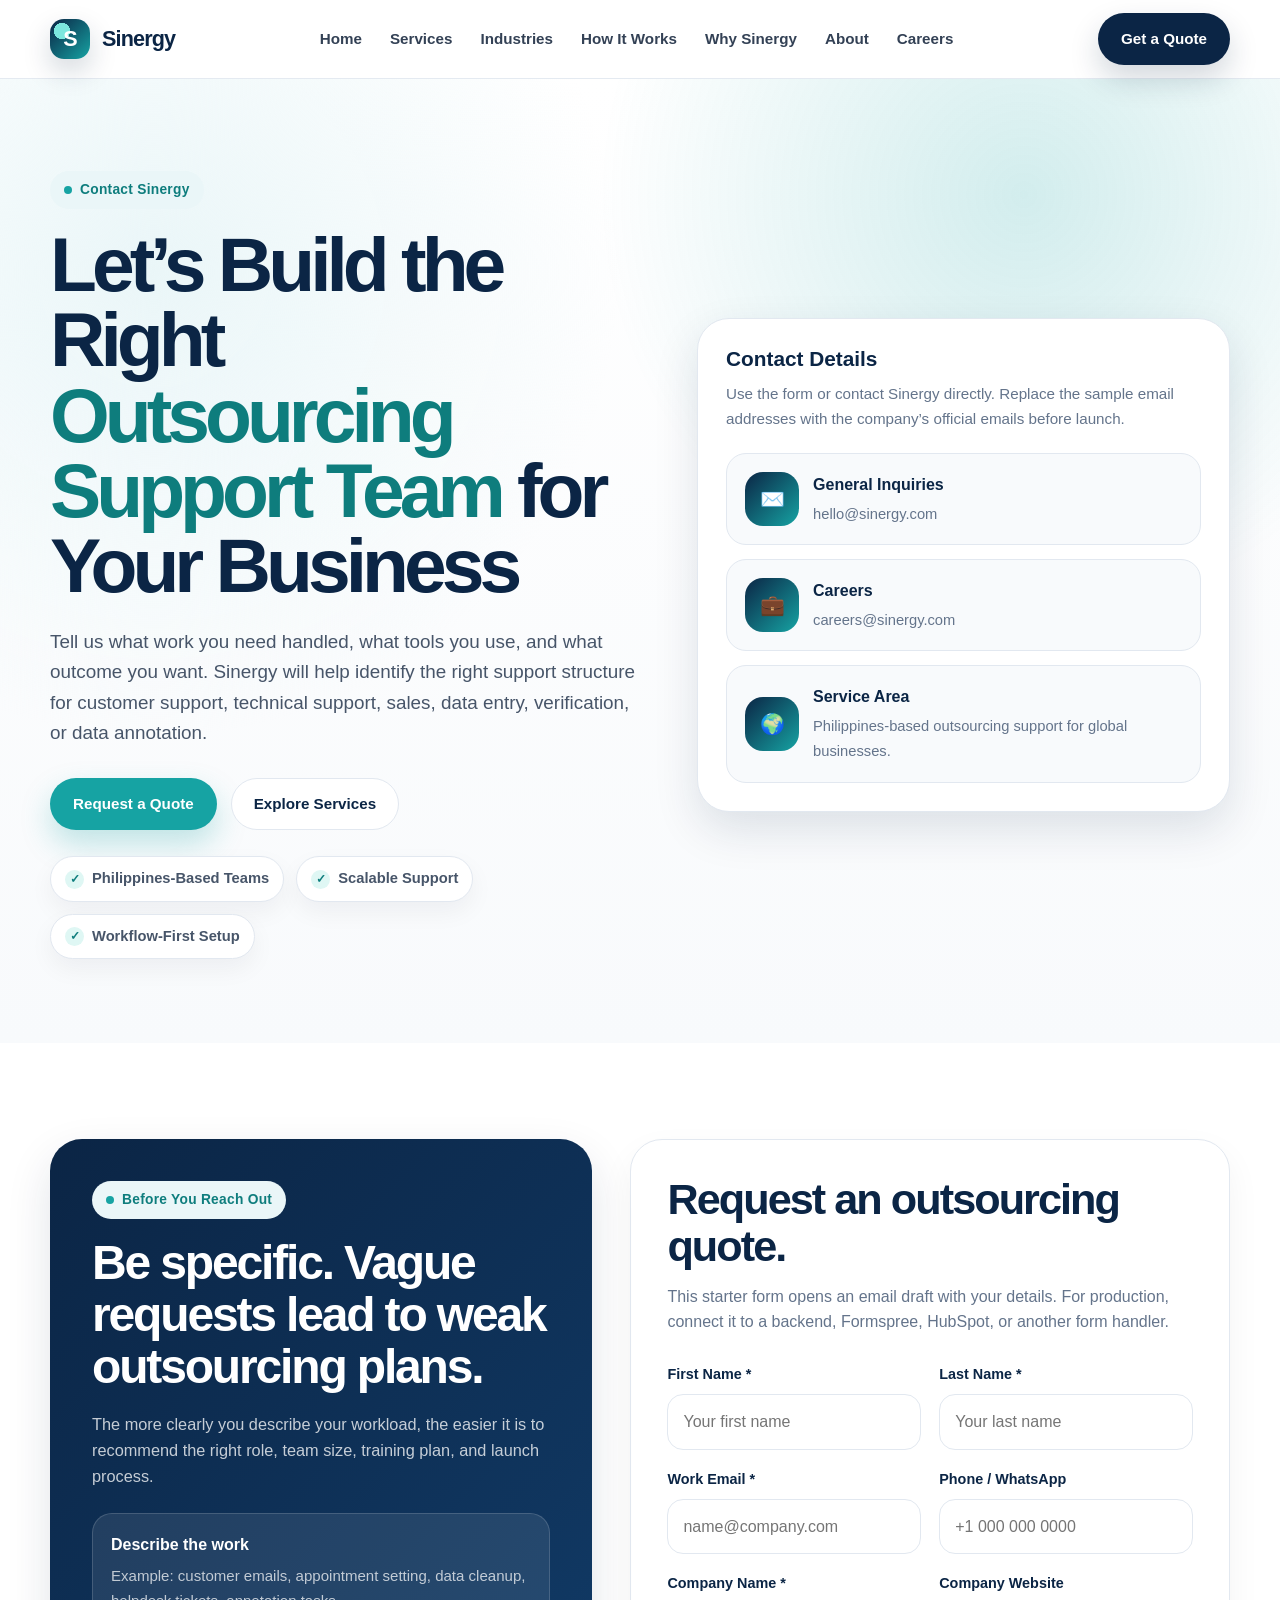
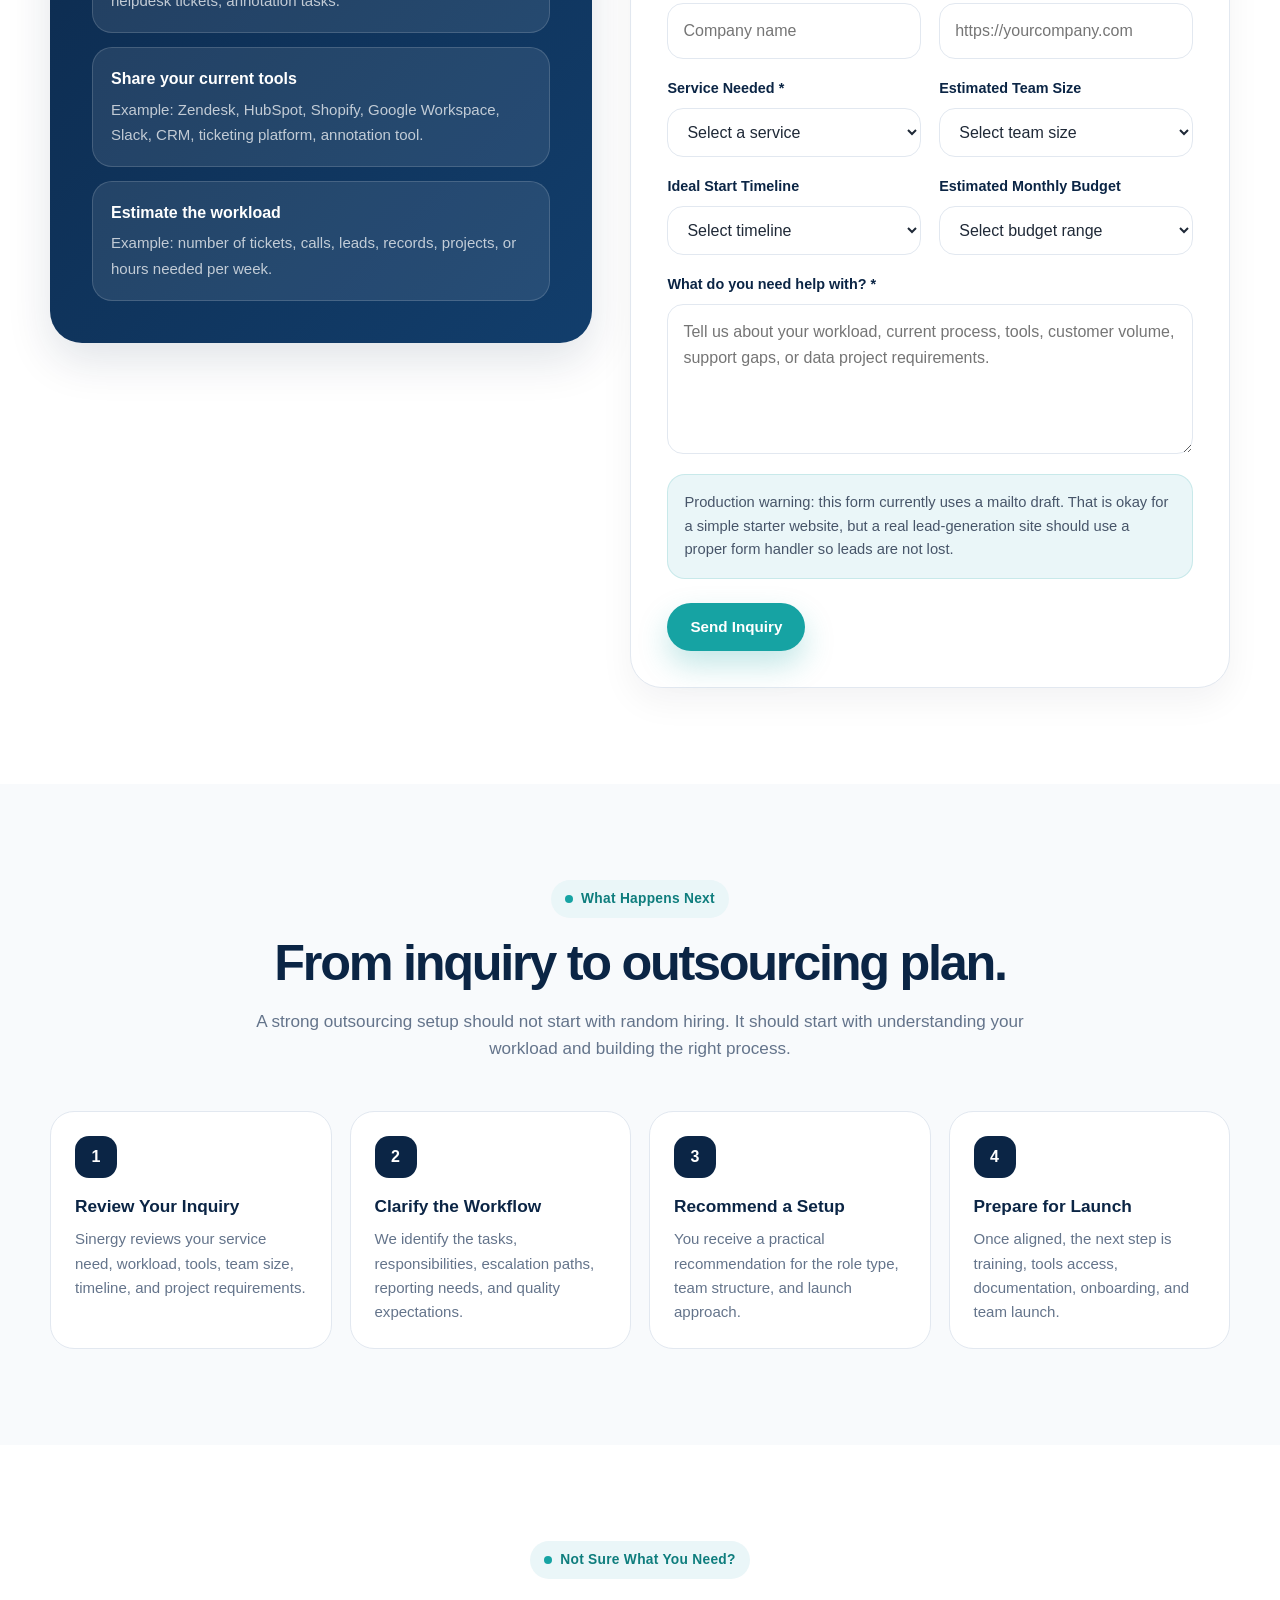
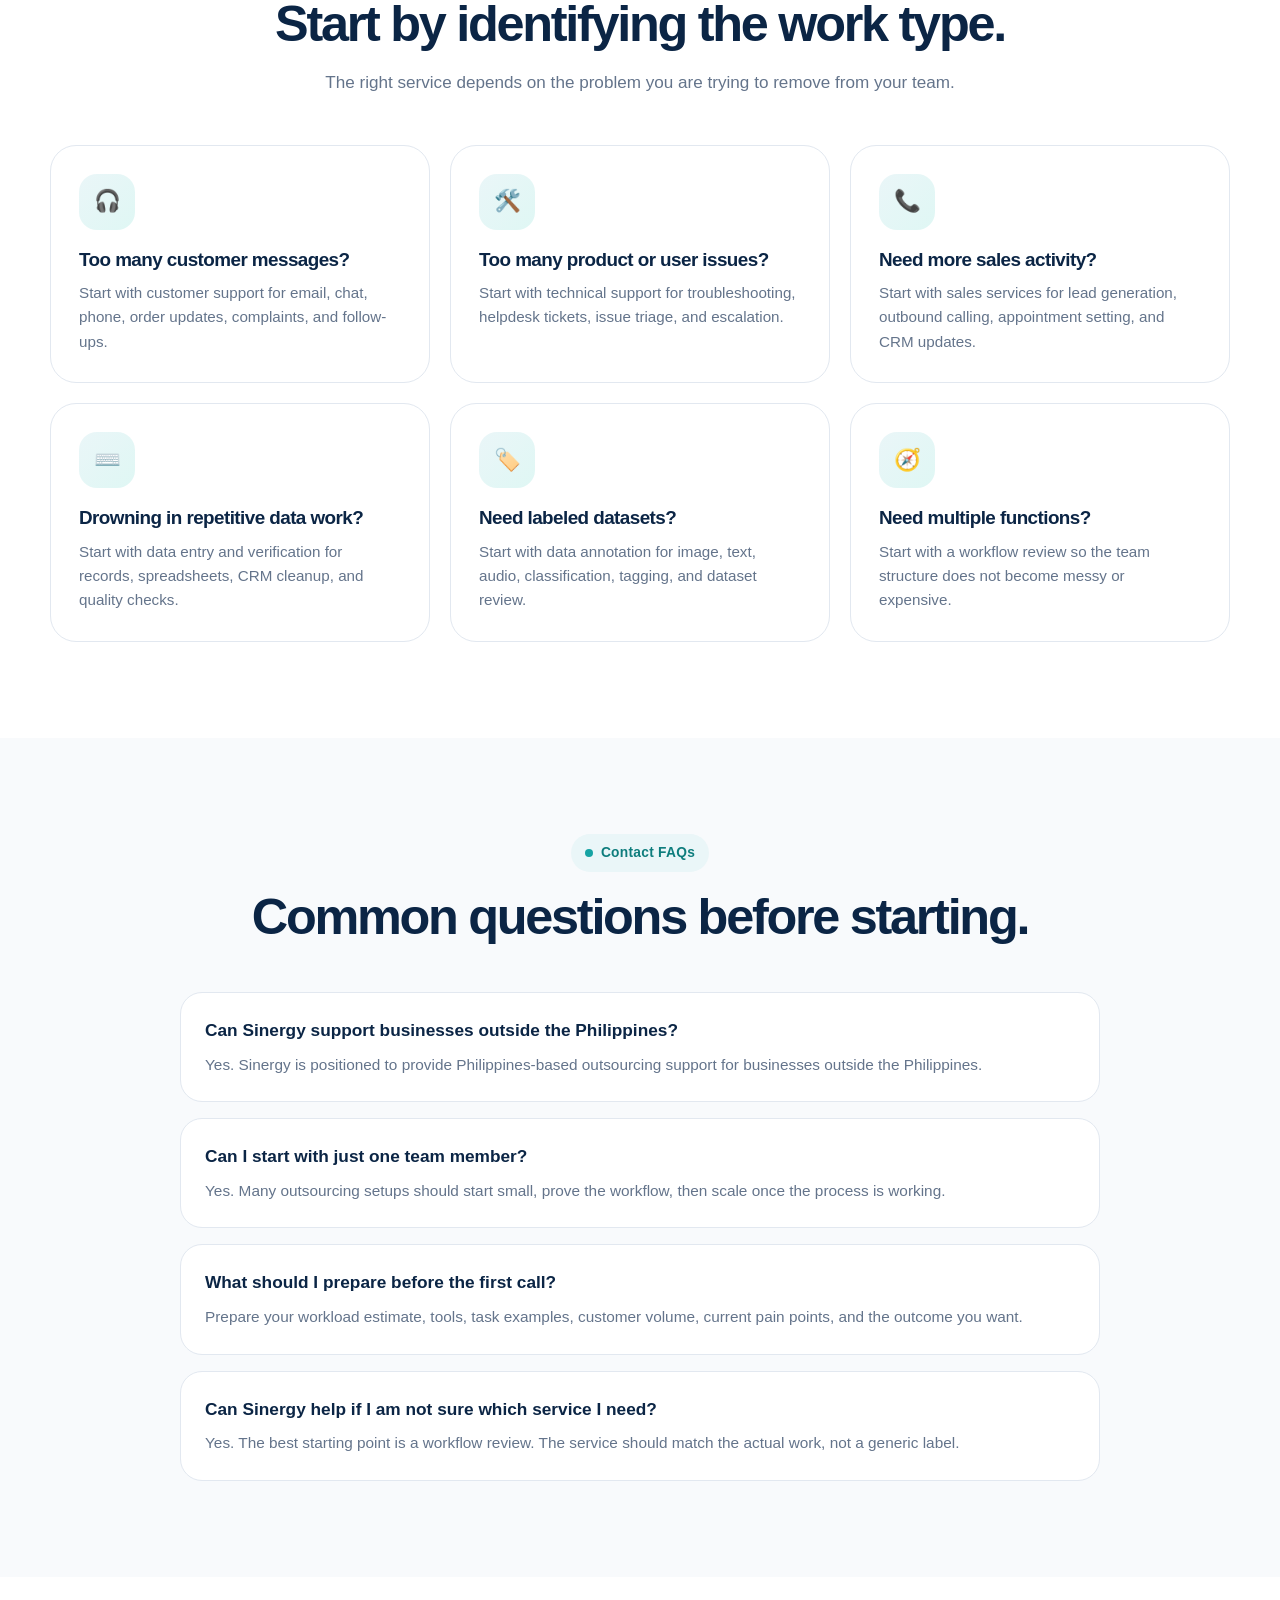
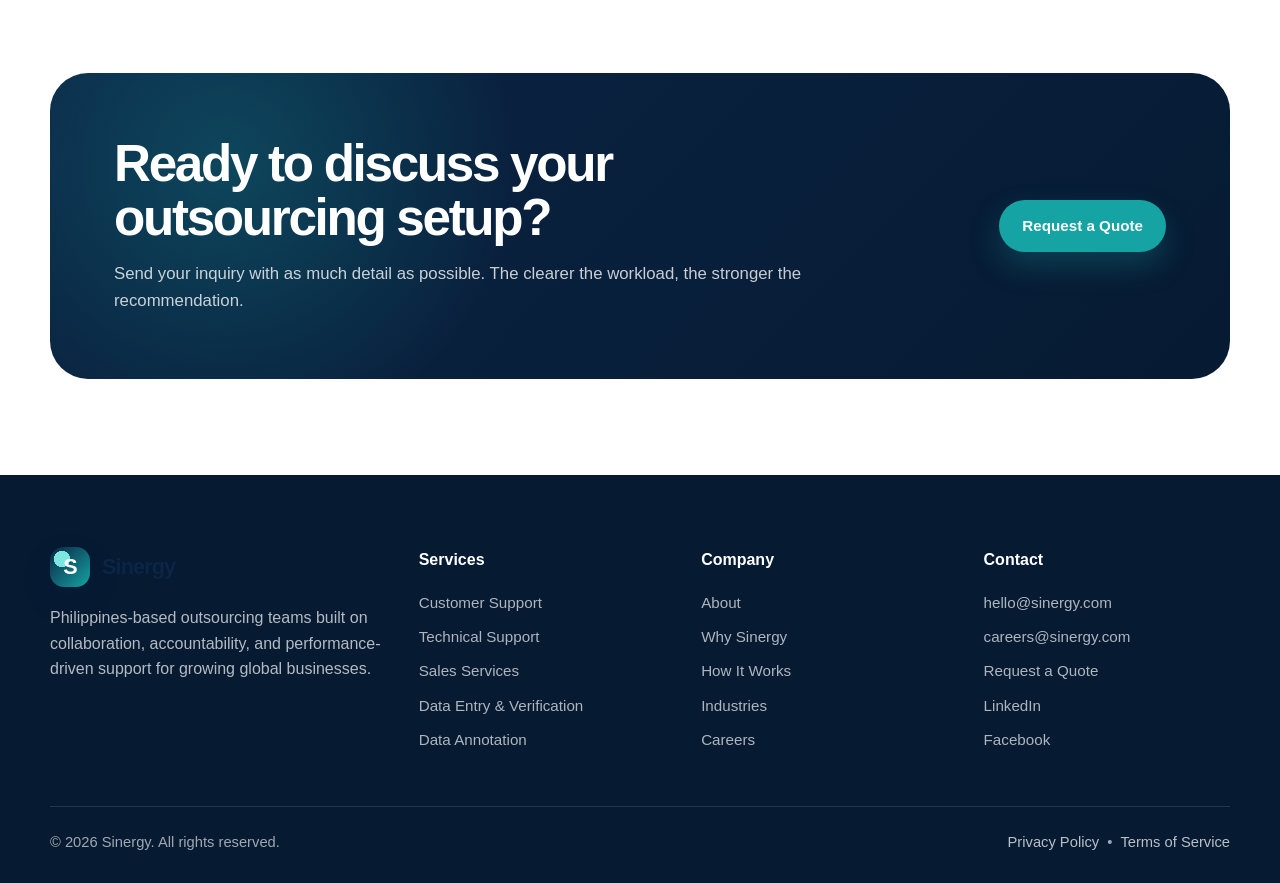
<file: html/contact.html>
<!DOCTYPE html>
<html lang="en">
<head>
  <meta charset="UTF-8" />
  <meta name="viewport" content="width=device-width, initial-scale=1.0" />

  <title>Contact Sinergy | Request an Outsourcing Quote</title>

  <meta
    name="description"
    content="Contact Sinergy to discuss customer support, technical support, sales services, data entry, verification, and data annotation outsourcing solutions for your business."
  />

  <meta
    name="keywords"
    content="contact Sinergy, outsourcing quote Philippines, customer support outsourcing quote, technical support outsourcing, data entry outsourcing, data annotation outsourcing"
  />

  <style>
    :root {
      --navy: #0B2545;
      --navy-dark: #061A32;
      --teal: #16A3A3;
      --teal-dark: #0E7D7D;
      --soft-blue: #EAF6F8;
      --soft-teal: #DFF7F4;
      --light-bg: #F8FAFC;
      --white: #FFFFFF;
      --text: #1F2937;
      --muted: #64748B;
      --border: #E2E8F0;
      --shadow: 0 18px 45px rgba(11, 37, 69, 0.12);
      --max-width: 1180px;
    }

    * {
      box-sizing: border-box;
      margin: 0;
      padding: 0;
    }

    html {
      scroll-behavior: smooth;
    }

    body {
      font-family: Inter, Manrope, Arial, sans-serif;
      color: var(--text);
      background: var(--white);
      line-height: 1.6;
    }

    a {
      color: inherit;
      text-decoration: none;
    }

    ul {
      list-style: none;
    }

    .container {
      width: min(100% - 32px, var(--max-width));
      margin-inline: auto;
    }

    .section {
      padding: 96px 0;
    }

    .section-light {
      background: var(--light-bg);
    }

    .eyebrow {
      display: inline-flex;
      align-items: center;
      gap: 8px;
      padding: 8px 14px;
      border-radius: 999px;
      background: var(--soft-blue);
      color: var(--teal-dark);
      font-size: 0.86rem;
      font-weight: 800;
      letter-spacing: 0.02em;
      margin-bottom: 18px;
    }

    .eyebrow::before {
      content: "";
      width: 8px;
      height: 8px;
      border-radius: 50%;
      background: var(--teal);
    }

    .section-header {
      max-width: 780px;
      margin-bottom: 48px;
    }

    .section-header.center {
      text-align: center;
      margin-inline: auto;
    }

    .section-header h2 {
      font-size: clamp(2rem, 4vw, 3.15rem);
      line-height: 1.08;
      color: var(--navy);
      letter-spacing: -0.045em;
      margin-bottom: 18px;
    }

    .section-header p {
      color: var(--muted);
      font-size: 1.07rem;
    }

    .btn {
      display: inline-flex;
      align-items: center;
      justify-content: center;
      gap: 10px;
      min-height: 48px;
      padding: 13px 22px;
      border-radius: 999px;
      font-weight: 800;
      font-size: 0.95rem;
      border: 1px solid transparent;
      cursor: pointer;
      transition: 0.25s ease;
    }

    .btn-primary {
      background: var(--teal);
      color: var(--white);
      box-shadow: 0 14px 30px rgba(22, 163, 163, 0.26);
    }

    .btn-primary:hover {
      background: var(--teal-dark);
      transform: translateY(-2px);
    }

    .btn-secondary {
      background: var(--white);
      color: var(--navy);
      border-color: var(--border);
    }

    .btn-secondary:hover {
      border-color: var(--teal);
      color: var(--teal-dark);
      transform: translateY(-2px);
    }

    /* Header */
    .site-header {
      position: sticky;
      top: 0;
      z-index: 100;
      background: rgba(255, 255, 255, 0.92);
      backdrop-filter: blur(18px);
      border-bottom: 1px solid rgba(226, 232, 240, 0.9);
    }

    .nav-wrap {
      height: 78px;
      display: flex;
      align-items: center;
      justify-content: space-between;
    }

    .logo {
      display: flex;
      align-items: center;
      gap: 12px;
      font-size: 1.35rem;
      font-weight: 900;
      color: var(--navy);
      letter-spacing: -0.04em;
    }

    .logo-mark {
      width: 40px;
      height: 40px;
      border-radius: 14px;
      background:
        radial-gradient(circle at 30% 30%, #7CE7DE 0 20%, transparent 21%),
        linear-gradient(135deg, var(--navy), var(--teal));
      display: grid;
      place-items: center;
      color: var(--white);
      font-weight: 900;
      box-shadow: 0 12px 28px rgba(11, 37, 69, 0.18);
    }

    .nav {
      display: flex;
      align-items: center;
      gap: 28px;
      font-size: 0.95rem;
      font-weight: 700;
      color: #334155;
    }

    .nav a {
      transition: 0.2s ease;
    }

    .nav a:hover {
      color: var(--teal-dark);
    }

    .nav-actions {
      display: flex;
      align-items: center;
      gap: 14px;
    }

    .nav-actions .btn.active {
      background: var(--navy);
      color: var(--white);
      box-shadow: 0 14px 30px rgba(11, 37, 69, 0.18);
    }

    .mobile-toggle {
      display: none;
      width: 44px;
      height: 44px;
      border: 1px solid var(--border);
      border-radius: 12px;
      background: var(--white);
      cursor: pointer;
      align-items: center;
      justify-content: center;
      flex-direction: column;
      gap: 5px;
    }

    .mobile-toggle span {
      width: 20px;
      height: 2px;
      background: var(--navy);
      border-radius: 999px;
    }

    /* Hero */
    .page-hero {
      position: relative;
      overflow: hidden;
      padding: 92px 0 84px;
      background:
        radial-gradient(circle at 80% 12%, rgba(22, 163, 163, 0.19), transparent 32%),
        radial-gradient(circle at 12% 20%, rgba(234, 246, 248, 1), transparent 34%),
        linear-gradient(180deg, #FFFFFF 0%, #F8FAFC 100%);
    }

    .hero-grid {
      display: grid;
      grid-template-columns: 1.05fr 0.95fr;
      gap: 58px;
      align-items: center;
    }

    .page-hero h1 {
      color: var(--navy);
      font-size: clamp(2.65rem, 6vw, 5rem);
      line-height: 0.98;
      letter-spacing: -0.065em;
      margin-bottom: 24px;
    }

    .page-hero h1 span {
      color: var(--teal-dark);
    }

    .hero-copy {
      color: #475569;
      font-size: 1.18rem;
      max-width: 650px;
      margin-bottom: 30px;
    }

    .hero-actions {
      display: flex;
      flex-wrap: wrap;
      gap: 14px;
      margin-bottom: 26px;
    }

    .trust-row {
      display: flex;
      flex-wrap: wrap;
      gap: 12px;
    }

    .trust-pill {
      display: inline-flex;
      align-items: center;
      gap: 8px;
      padding: 10px 14px;
      border-radius: 999px;
      background: var(--white);
      border: 1px solid var(--border);
      color: #475569;
      font-weight: 800;
      font-size: 0.92rem;
      box-shadow: 0 10px 24px rgba(15, 23, 42, 0.05);
    }

    .check {
      width: 19px;
      height: 19px;
      border-radius: 50%;
      background: var(--soft-teal);
      color: var(--teal-dark);
      display: inline-grid;
      place-items: center;
      font-size: 0.75rem;
      font-weight: 900;
    }

    .hero-panel {
      background: var(--white);
      border: 1px solid var(--border);
      border-radius: 32px;
      padding: 28px;
      box-shadow: var(--shadow);
      position: relative;
    }

    .hero-panel::before {
      content: "";
      position: absolute;
      width: 160px;
      height: 160px;
      background: var(--soft-teal);
      border-radius: 50%;
      right: -42px;
      top: -42px;
      z-index: -1;
    }

    .hero-panel h3 {
      color: var(--navy);
      font-size: 1.3rem;
      line-height: 1.2;
      margin-bottom: 10px;
    }

    .hero-panel p {
      color: var(--muted);
      font-size: 0.95rem;
      margin-bottom: 22px;
    }

    .contact-cards {
      display: grid;
      gap: 14px;
    }

    .contact-card {
      display: grid;
      grid-template-columns: 54px 1fr;
      gap: 14px;
      align-items: center;
      padding: 18px;
      border-radius: 20px;
      background: var(--light-bg);
      border: 1px solid var(--border);
    }

    .contact-icon {
      width: 54px;
      height: 54px;
      border-radius: 18px;
      display: grid;
      place-items: center;
      background: linear-gradient(135deg, var(--navy), var(--teal));
      color: var(--white);
      font-size: 1.25rem;
    }

    .contact-card strong {
      display: block;
      color: var(--navy);
      margin-bottom: 3px;
    }

    .contact-card a,
    .contact-card span {
      color: var(--muted);
      font-size: 0.92rem;
    }

    .contact-card a:hover {
      color: var(--teal-dark);
    }

    /* Contact Form */
    .contact-layout {
      display: grid;
      grid-template-columns: 0.95fr 1.05fr;
      gap: 38px;
      align-items: start;
    }

    .contact-info-panel {
      background: linear-gradient(135deg, var(--navy), #123E6C);
      color: var(--white);
      border-radius: 32px;
      padding: 42px;
      box-shadow: var(--shadow);
      position: sticky;
      top: 106px;
    }

    .contact-info-panel h2 {
      font-size: clamp(1.9rem, 4vw, 3rem);
      line-height: 1.08;
      letter-spacing: -0.045em;
      margin-bottom: 18px;
    }

    .contact-info-panel p {
      color: rgba(255, 255, 255, 0.76);
      font-size: 1.02rem;
      margin-bottom: 24px;
    }

    .info-list {
      display: grid;
      gap: 14px;
      margin-top: 24px;
    }

    .info-item {
      padding: 18px;
      border-radius: 20px;
      background: rgba(255, 255, 255, 0.09);
      border: 1px solid rgba(255, 255, 255, 0.15);
    }

    .info-item strong {
      display: block;
      margin-bottom: 5px;
      color: var(--white);
    }

    .info-item span {
      color: rgba(255, 255, 255, 0.72);
      font-size: 0.94rem;
    }

    .form-card {
      background: var(--white);
      border: 1px solid var(--border);
      border-radius: 32px;
      padding: 36px;
      box-shadow: 0 14px 34px rgba(15, 23, 42, 0.05);
    }

    .form-card h2 {
      color: var(--navy);
      font-size: clamp(1.8rem, 4vw, 2.7rem);
      line-height: 1.08;
      letter-spacing: -0.045em;
      margin-bottom: 14px;
    }

    .form-card > p {
      color: var(--muted);
      margin-bottom: 28px;
    }

    .form-grid {
      display: grid;
      grid-template-columns: repeat(2, 1fr);
      gap: 18px;
    }

    .form-group {
      display: grid;
      gap: 8px;
    }

    .form-group.full {
      grid-column: 1 / -1;
    }

    label {
      color: var(--navy);
      font-weight: 800;
      font-size: 0.9rem;
    }

    input,
    select,
    textarea {
      width: 100%;
      border: 1px solid var(--border);
      border-radius: 16px;
      padding: 14px 15px;
      font: inherit;
      color: var(--text);
      background: var(--white);
      outline: none;
      transition: 0.2s ease;
    }

    input:focus,
    select:focus,
    textarea:focus {
      border-color: var(--teal);
      box-shadow: 0 0 0 4px rgba(22, 163, 163, 0.12);
    }

    textarea {
      min-height: 150px;
      resize: vertical;
    }

    .form-note {
      margin: 20px 0 24px;
      padding: 16px;
      border-radius: 18px;
      background: var(--soft-blue);
      color: #475569;
      font-size: 0.92rem;
      border: 1px solid rgba(22, 163, 163, 0.16);
    }

    .form-success {
      display: none;
      margin-top: 18px;
      padding: 16px;
      border-radius: 18px;
      background: var(--soft-teal);
      color: var(--teal-dark);
      font-weight: 800;
      border: 1px solid rgba(22, 163, 163, 0.2);
    }

    .form-error {
      display: none;
      margin-top: 18px;
      padding: 16px;
      border-radius: 18px;
      background: #FFF1F2;
      color: #BE123C;
      font-weight: 800;
      border: 1px solid #FFE4E6;
    }

    /* Steps */
    .steps-grid {
      display: grid;
      grid-template-columns: repeat(4, 1fr);
      gap: 18px;
    }

    .step-card {
      background: var(--white);
      border: 1px solid var(--border);
      border-radius: 24px;
      padding: 24px;
      min-height: 230px;
    }

    .step-number {
      width: 42px;
      height: 42px;
      border-radius: 14px;
      background: var(--navy);
      color: var(--white);
      display: grid;
      place-items: center;
      font-weight: 900;
      margin-bottom: 18px;
    }

    .step-card h3 {
      color: var(--navy);
      font-size: 1.08rem;
      line-height: 1.25;
      margin-bottom: 10px;
    }

    .step-card p {
      color: var(--muted);
      font-size: 0.94rem;
    }

    /* Service Fit */
    .fit-grid {
      display: grid;
      grid-template-columns: repeat(3, 1fr);
      gap: 20px;
    }

    .fit-card {
      background: var(--white);
      border: 1px solid var(--border);
      border-radius: 26px;
      padding: 28px;
      transition: 0.25s ease;
    }

    .fit-card:hover {
      transform: translateY(-5px);
      box-shadow: 0 16px 36px rgba(15, 23, 42, 0.08);
      border-color: rgba(22, 163, 163, 0.35);
    }

    .fit-icon {
      width: 56px;
      height: 56px;
      border-radius: 18px;
      display: grid;
      place-items: center;
      background: linear-gradient(135deg, var(--soft-blue), var(--soft-teal));
      font-size: 1.35rem;
      margin-bottom: 18px;
    }

    .fit-card h3 {
      color: var(--navy);
      font-size: 1.18rem;
      line-height: 1.25;
      margin-bottom: 10px;
      letter-spacing: -0.03em;
    }

    .fit-card p {
      color: var(--muted);
      font-size: 0.95rem;
    }

    /* FAQ */
    .faq-list {
      display: grid;
      gap: 16px;
      max-width: 920px;
      margin-inline: auto;
    }

    .faq-item {
      background: var(--white);
      border: 1px solid var(--border);
      border-radius: 22px;
      padding: 24px;
    }

    .faq-item h3 {
      color: var(--navy);
      font-size: 1.08rem;
      margin-bottom: 8px;
    }

    .faq-item p {
      color: var(--muted);
      font-size: 0.96rem;
    }

    /* CTA */
    .cta {
      background:
        radial-gradient(circle at 15% 30%, rgba(22, 163, 163, 0.28), transparent 28%),
        linear-gradient(135deg, var(--navy), var(--navy-dark));
      color: var(--white);
      border-radius: 38px;
      padding: 64px;
      display: grid;
      grid-template-columns: 1fr auto;
      align-items: center;
      gap: 32px;
      overflow: hidden;
    }

    .cta h2 {
      font-size: clamp(2rem, 4vw, 3.25rem);
      line-height: 1.06;
      letter-spacing: -0.045em;
      margin-bottom: 16px;
      max-width: 760px;
    }

    .cta p {
      color: rgba(255, 255, 255, 0.78);
      max-width: 690px;
      font-size: 1.05rem;
    }

    /* Footer */
    .footer {
      background: #061A32;
      color: var(--white);
      padding: 72px 0 28px;
    }

    .footer-grid {
      display: grid;
      grid-template-columns: 1.35fr repeat(3, 1fr);
      gap: 36px;
      margin-bottom: 54px;
    }

    .footer-brand p {
      color: rgba(255, 255, 255, 0.7);
      margin-top: 18px;
      max-width: 380px;
    }

    .footer h4 {
      margin-bottom: 18px;
      color: var(--white);
    }

    .footer-links {
      display: grid;
      gap: 10px;
    }

    .footer-links a {
      color: rgba(255, 255, 255, 0.68);
      transition: 0.2s ease;
      font-size: 0.95rem;
    }

    .footer-links a:hover {
      color: var(--white);
    }

    .footer-bottom {
      border-top: 1px solid rgba(255, 255, 255, 0.12);
      padding-top: 24px;
      display: flex;
      justify-content: space-between;
      gap: 18px;
      flex-wrap: wrap;
      color: rgba(255, 255, 255, 0.62);
      font-size: 0.92rem;
    }

    .footer-bottom a {
      color: rgba(255, 255, 255, 0.72);
    }

    /* Responsive */
    @media (max-width: 1100px) {
      .steps-grid {
        grid-template-columns: repeat(2, 1fr);
      }

      .fit-grid {
        grid-template-columns: repeat(2, 1fr);
      }
    }

    @media (max-width: 920px) {
      .mobile-toggle {
        display: flex;
      }

      .nav {
        position: fixed;
        inset: 78px 16px auto 16px;
        background: var(--white);
        border: 1px solid var(--border);
        border-radius: 20px;
        box-shadow: var(--shadow);
        padding: 18px;
        display: none;
        flex-direction: column;
        align-items: stretch;
        gap: 4px;
      }

      .nav.is-open {
        display: flex;
      }

      .nav a {
        padding: 13px 14px;
        border-radius: 12px;
      }

      .nav a:hover {
        background: var(--light-bg);
      }

      .nav-actions .btn {
        display: none;
      }

      .hero-grid,
      .contact-layout,
      .cta {
        grid-template-columns: 1fr;
      }

      .contact-info-panel {
        position: static;
      }

      .footer-grid {
        grid-template-columns: 1fr 1fr;
      }
    }

    @media (max-width: 680px) {
      .container {
        width: min(100% - 24px, var(--max-width));
      }

      .section {
        padding: 72px 0;
      }

      .page-hero {
        padding: 62px 0 70px;
      }

      .page-hero h1 {
        font-size: 2.65rem;
      }

      .hero-copy {
        font-size: 1.04rem;
      }

      .hero-actions {
        flex-direction: column;
      }

      .btn {
        width: 100%;
      }

      .form-grid,
      .steps-grid,
      .fit-grid,
      .footer-grid {
        grid-template-columns: 1fr;
      }

      .hero-panel,
      .contact-info-panel,
      .form-card,
      .cta {
        padding: 32px 22px;
        border-radius: 28px;
      }

      .contact-card {
        grid-template-columns: 1fr;
      }

      .footer-bottom {
        flex-direction: column;
      }
    }
  </style>
</head>

<body>
  <header class="site-header">
    <div class="container nav-wrap">
      <a href="index.html" class="logo" aria-label="Sinergy Home">
        <span class="logo-mark">S</span>
        <span>Sinergy</span>
      </a>

      <nav class="nav" id="mainNav" aria-label="Main navigation">
        <a href="index.html">Home</a>
        <a href="services.html">Services</a>
        <a href="industries.html">Industries</a>
        <a href="how-it-works.html">How It Works</a>
        <a href="why-sinergy.html">Why Sinergy</a>
        <a href="about.html">About</a>
        <a href="careers.html">Careers</a>
      </nav>

      <div class="nav-actions">
        <a href="contact.html" class="btn btn-primary active">Get a Quote</a>

        <button class="mobile-toggle" id="mobileToggle" aria-label="Open mobile menu" aria-expanded="false">
          <span></span>
          <span></span>
          <span></span>
        </button>
      </div>
    </div>
  </header>

  <main>
    <!-- Hero -->
    <section class="page-hero">
      <div class="container hero-grid">
        <div>
          <div class="eyebrow">Contact Sinergy</div>

          <h1>
            Let’s Build the Right <span>Outsourcing Support Team</span> for Your Business
          </h1>

          <p class="hero-copy">
            Tell us what work you need handled, what tools you use, and what outcome you want.
            Sinergy will help identify the right support structure for customer support, technical support,
            sales, data entry, verification, or data annotation.
          </p>

          <div class="hero-actions">
            <a href="#contact-form" class="btn btn-primary">Request a Quote</a>
            <a href="services.html" class="btn btn-secondary">Explore Services</a>
          </div>

          <div class="trust-row">
            <span class="trust-pill"><span class="check">✓</span> Philippines-Based Teams</span>
            <span class="trust-pill"><span class="check">✓</span> Scalable Support</span>
            <span class="trust-pill"><span class="check">✓</span> Workflow-First Setup</span>
          </div>
        </div>

        <div class="hero-panel">
          <h3>Contact Details</h3>
          <p>
            Use the form or contact Sinergy directly. Replace the sample email addresses with the company’s official emails before launch.
          </p>

          <div class="contact-cards">
            <div class="contact-card">
              <div class="contact-icon">✉️</div>
              <div>
                <strong>General Inquiries</strong>
                <a href="mailto:hello@sinergy.com">hello@sinergy.com</a>
              </div>
            </div>

            <div class="contact-card">
              <div class="contact-icon">💼</div>
              <div>
                <strong>Careers</strong>
                <a href="mailto:careers@sinergy.com">careers@sinergy.com</a>
              </div>
            </div>

            <div class="contact-card">
              <div class="contact-icon">🌍</div>
              <div>
                <strong>Service Area</strong>
                <span>Philippines-based outsourcing support for global businesses.</span>
              </div>
            </div>
          </div>
        </div>
      </div>
    </section>

    <!-- Contact Form -->
    <section class="section" id="contact-form">
      <div class="container contact-layout">
        <aside class="contact-info-panel">
          <div class="eyebrow">Before You Reach Out</div>
          <h2>Be specific. Vague requests lead to weak outsourcing plans.</h2>
          <p>
            The more clearly you describe your workload, the easier it is to recommend the right role,
            team size, training plan, and launch process.
          </p>

          <div class="info-list">
            <div class="info-item">
              <strong>Describe the work</strong>
              <span>Example: customer emails, appointment setting, data cleanup, helpdesk tickets, annotation tasks.</span>
            </div>

            <div class="info-item">
              <strong>Share your current tools</strong>
              <span>Example: Zendesk, HubSpot, Shopify, Google Workspace, Slack, CRM, ticketing platform, annotation tool.</span>
            </div>

            <div class="info-item">
              <strong>Estimate the workload</strong>
              <span>Example: number of tickets, calls, leads, records, projects, or hours needed per week.</span>
            </div>
          </div>
        </aside>

        <div class="form-card">
          <h2>Request an outsourcing quote.</h2>
          <p>
            This starter form opens an email draft with your details. For production, connect it to a backend,
            Formspree, HubSpot, or another form handler.
          </p>

          <form id="quoteForm">
            <div class="form-grid">
              <div class="form-group">
                <label for="firstName">First Name *</label>
                <input type="text" id="firstName" name="firstName" placeholder="Your first name" required />
              </div>

              <div class="form-group">
                <label for="lastName">Last Name *</label>
                <input type="text" id="lastName" name="lastName" placeholder="Your last name" required />
              </div>

              <div class="form-group">
                <label for="email">Work Email *</label>
                <input type="email" id="email" name="email" placeholder="name@company.com" required />
              </div>

              <div class="form-group">
                <label for="phone">Phone / WhatsApp</label>
                <input type="tel" id="phone" name="phone" placeholder="+1 000 000 0000" />
              </div>

              <div class="form-group">
                <label for="company">Company Name *</label>
                <input type="text" id="company" name="company" placeholder="Company name" required />
              </div>

              <div class="form-group">
                <label for="website">Company Website</label>
                <input type="url" id="website" name="website" placeholder="https://yourcompany.com" />
              </div>

              <div class="form-group">
                <label for="service">Service Needed *</label>
                <select id="service" name="service" required>
                  <option value="">Select a service</option>
                  <option value="Customer Support">Customer Support</option>
                  <option value="Technical Support">Technical Support</option>
                  <option value="Sales Services">Sales Services</option>
                  <option value="Data Entry & Verification">Data Entry & Verification</option>
                  <option value="Data Annotation">Data Annotation</option>
                  <option value="Multiple Services">Multiple Services</option>
                  <option value="Not Sure Yet">Not Sure Yet</option>
                </select>
              </div>

              <div class="form-group">
                <label for="teamSize">Estimated Team Size</label>
                <select id="teamSize" name="teamSize">
                  <option value="">Select team size</option>
                  <option value="1 team member">1 team member</option>
                  <option value="2–5 team members">2–5 team members</option>
                  <option value="6–10 team members">6–10 team members</option>
                  <option value="10+ team members">10+ team members</option>
                  <option value="Not sure yet">Not sure yet</option>
                </select>
              </div>

              <div class="form-group">
                <label for="timeline">Ideal Start Timeline</label>
                <select id="timeline" name="timeline">
                  <option value="">Select timeline</option>
                  <option value="As soon as possible">As soon as possible</option>
                  <option value="Within 30 days">Within 30 days</option>
                  <option value="1–3 months">1–3 months</option>
                  <option value="Still exploring">Still exploring</option>
                </select>
              </div>

              <div class="form-group">
                <label for="budget">Estimated Monthly Budget</label>
                <select id="budget" name="budget">
                  <option value="">Select budget range</option>
                  <option value="Under $1,000/month">Under $1,000/month</option>
                  <option value="$1,000–$3,000/month">$1,000–$3,000/month</option>
                  <option value="$3,000–$7,500/month">$3,000–$7,500/month</option>
                  <option value="$7,500+/month">$7,500+/month</option>
                  <option value="Need recommendation">Need recommendation</option>
                </select>
              </div>

              <div class="form-group full">
                <label for="message">What do you need help with? *</label>
                <textarea
                  id="message"
                  name="message"
                  placeholder="Tell us about your workload, current process, tools, customer volume, support gaps, or data project requirements."
                  required
                ></textarea>
              </div>
            </div>

            <div class="form-note">
              Production warning: this form currently uses a mailto draft. That is okay for a simple starter website,
              but a real lead-generation site should use a proper form handler so leads are not lost.
            </div>

            <button type="submit" class="btn btn-primary">Send Inquiry</button>

            <div class="form-success" id="formSuccess">
              Your email draft has been prepared. Review it, then send it from your email client.
            </div>

            <div class="form-error" id="formError">
              Please complete the required fields before sending your inquiry.
            </div>
          </form>
        </div>
      </div>
    </section>

    <!-- What Happens Next -->
    <section class="section section-light">
      <div class="container">
        <div class="section-header center">
          <div class="eyebrow">What Happens Next</div>
          <h2>From inquiry to outsourcing plan.</h2>
          <p>
            A strong outsourcing setup should not start with random hiring. It should start with understanding
            your workload and building the right process.
          </p>
        </div>

        <div class="steps-grid">
          <article class="step-card">
            <div class="step-number">1</div>
            <h3>Review Your Inquiry</h3>
            <p>Sinergy reviews your service need, workload, tools, team size, timeline, and project requirements.</p>
          </article>

          <article class="step-card">
            <div class="step-number">2</div>
            <h3>Clarify the Workflow</h3>
            <p>We identify the tasks, responsibilities, escalation paths, reporting needs, and quality expectations.</p>
          </article>

          <article class="step-card">
            <div class="step-number">3</div>
            <h3>Recommend a Setup</h3>
            <p>You receive a practical recommendation for the role type, team structure, and launch approach.</p>
          </article>

          <article class="step-card">
            <div class="step-number">4</div>
            <h3>Prepare for Launch</h3>
            <p>Once aligned, the next step is training, tools access, documentation, onboarding, and team launch.</p>
          </article>
        </div>
      </div>
    </section>

    <!-- Service Fit -->
    <section class="section">
      <div class="container">
        <div class="section-header center">
          <div class="eyebrow">Not Sure What You Need?</div>
          <h2>Start by identifying the work type.</h2>
          <p>
            The right service depends on the problem you are trying to remove from your team.
          </p>
        </div>

        <div class="fit-grid">
          <article class="fit-card">
            <div class="fit-icon">🎧</div>
            <h3>Too many customer messages?</h3>
            <p>Start with customer support for email, chat, phone, order updates, complaints, and follow-ups.</p>
          </article>

          <article class="fit-card">
            <div class="fit-icon">🛠️</div>
            <h3>Too many product or user issues?</h3>
            <p>Start with technical support for troubleshooting, helpdesk tickets, issue triage, and escalation.</p>
          </article>

          <article class="fit-card">
            <div class="fit-icon">📞</div>
            <h3>Need more sales activity?</h3>
            <p>Start with sales services for lead generation, outbound calling, appointment setting, and CRM updates.</p>
          </article>

          <article class="fit-card">
            <div class="fit-icon">⌨️</div>
            <h3>Drowning in repetitive data work?</h3>
            <p>Start with data entry and verification for records, spreadsheets, CRM cleanup, and quality checks.</p>
          </article>

          <article class="fit-card">
            <div class="fit-icon">🏷️</div>
            <h3>Need labeled datasets?</h3>
            <p>Start with data annotation for image, text, audio, classification, tagging, and dataset review.</p>
          </article>

          <article class="fit-card">
            <div class="fit-icon">🧭</div>
            <h3>Need multiple functions?</h3>
            <p>Start with a workflow review so the team structure does not become messy or expensive.</p>
          </article>
        </div>
      </div>
    </section>

    <!-- FAQ -->
    <section class="section section-light">
      <div class="container">
        <div class="section-header center">
          <div class="eyebrow">Contact FAQs</div>
          <h2>Common questions before starting.</h2>
        </div>

        <div class="faq-list">
          <article class="faq-item">
            <h3>Can Sinergy support businesses outside the Philippines?</h3>
            <p>
              Yes. Sinergy is positioned to provide Philippines-based outsourcing support for businesses outside the Philippines.
            </p>
          </article>

          <article class="faq-item">
            <h3>Can I start with just one team member?</h3>
            <p>
              Yes. Many outsourcing setups should start small, prove the workflow, then scale once the process is working.
            </p>
          </article>

          <article class="faq-item">
            <h3>What should I prepare before the first call?</h3>
            <p>
              Prepare your workload estimate, tools, task examples, customer volume, current pain points, and the outcome you want.
            </p>
          </article>

          <article class="faq-item">
            <h3>Can Sinergy help if I am not sure which service I need?</h3>
            <p>
              Yes. The best starting point is a workflow review. The service should match the actual work, not a generic label.
            </p>
          </article>
        </div>
      </div>
    </section>

    <!-- Final CTA -->
    <section class="section">
      <div class="container">
        <div class="cta">
          <div>
            <h2>Ready to discuss your outsourcing setup?</h2>
            <p>
              Send your inquiry with as much detail as possible. The clearer the workload, the stronger the recommendation.
            </p>
          </div>

          <a href="#contact-form" class="btn btn-primary">Request a Quote</a>
        </div>
      </div>
    </section>
  </main>

  <!-- Footer -->
  <footer class="footer">
    <div class="container">
      <div class="footer-grid">
        <div class="footer-brand">
          <a href="index.html" class="logo">
            <span class="logo-mark">S</span>
            <span>Sinergy</span>
          </a>

          <p>
            Philippines-based outsourcing teams built on collaboration, accountability,
            and performance-driven support for growing global businesses.
          </p>
        </div>

        <div>
          <h4>Services</h4>
          <div class="footer-links">
            <a href="customer-support.html">Customer Support</a>
            <a href="technical-support.html">Technical Support</a>
            <a href="sales-services.html">Sales Services</a>
            <a href="data-entry-verification.html">Data Entry & Verification</a>
            <a href="data-annotation.html">Data Annotation</a>
          </div>
        </div>

        <div>
          <h4>Company</h4>
          <div class="footer-links">
            <a href="about.html">About</a>
            <a href="why-sinergy.html">Why Sinergy</a>
            <a href="how-it-works.html">How It Works</a>
            <a href="industries.html">Industries</a>
            <a href="careers.html">Careers</a>
          </div>
        </div>

        <div>
          <h4>Contact</h4>
          <div class="footer-links">
            <a href="mailto:hello@sinergy.com">hello@sinergy.com</a>
            <a href="mailto:careers@sinergy.com">careers@sinergy.com</a>
            <a href="contact.html">Request a Quote</a>
            <a href="#">LinkedIn</a>
            <a href="#">Facebook</a>
          </div>
        </div>
      </div>

      <div class="footer-bottom">
        <p>© <span id="year"></span> Sinergy. All rights reserved.</p>

        <div>
          <a href="privacy-policy.html">Privacy Policy</a>
          &nbsp;•&nbsp;
          <a href="terms-of-service.html">Terms of Service</a>
        </div>
      </div>
    </div>
  </footer>

  <script>
    const mobileToggle = document.getElementById("mobileToggle");
    const mainNav = document.getElementById("mainNav");

    mobileToggle.addEventListener("click", function () {
      const isOpen = mainNav.classList.toggle("is-open");
      mobileToggle.setAttribute("aria-expanded", isOpen ? "true" : "false");
    });

    const navLinks = mainNav.querySelectorAll("a");

    navLinks.forEach(function (link) {
      link.addEventListener("click", function () {
        mainNav.classList.remove("is-open");
        mobileToggle.setAttribute("aria-expanded", "false");
      });
    });

    document.getElementById("year").textContent = new Date().getFullYear();

    const quoteForm = document.getElementById("quoteForm");
    const formSuccess = document.getElementById("formSuccess");
    const formError = document.getElementById("formError");

    quoteForm.addEventListener("submit", function (event) {
      event.preventDefault();

      formSuccess.style.display = "none";
      formError.style.display = "none";

      if (!quoteForm.checkValidity()) {
        formError.style.display = "block";
        quoteForm.reportValidity();
        return;
      }

      const formData = new FormData(quoteForm);

      const firstName = formData.get("firstName");
      const lastName = formData.get("lastName");
      const email = formData.get("email");
      const phone = formData.get("phone") || "Not provided";
      const company = formData.get("company");
      const website = formData.get("website") || "Not provided";
      const service = formData.get("service");
      const teamSize = formData.get("teamSize") || "Not provided";
      const timeline = formData.get("timeline") || "Not provided";
      const budget = formData.get("budget") || "Not provided";
      const message = formData.get("message");

      const subject = `Outsourcing Inquiry from ${company}`;

      const body = `
New outsourcing inquiry from the Sinergy website:

Name: ${firstName} ${lastName}
Email: ${email}
Phone / WhatsApp: ${phone}
Company: ${company}
Website: ${website}

Service Needed: ${service}
Estimated Team Size: ${teamSize}
Ideal Start Timeline: ${timeline}
Estimated Monthly Budget: ${budget}

Message:
${message}
      `.trim();

      const mailtoLink =
        "mailto:hello@sinergy.com" +
        "?subject=" + encodeURIComponent(subject) +
        "&body=" + encodeURIComponent(body);

      window.location.href = mailtoLink;
      formSuccess.style.display = "block";
    });
  </script>
</body>
</html>
</file>
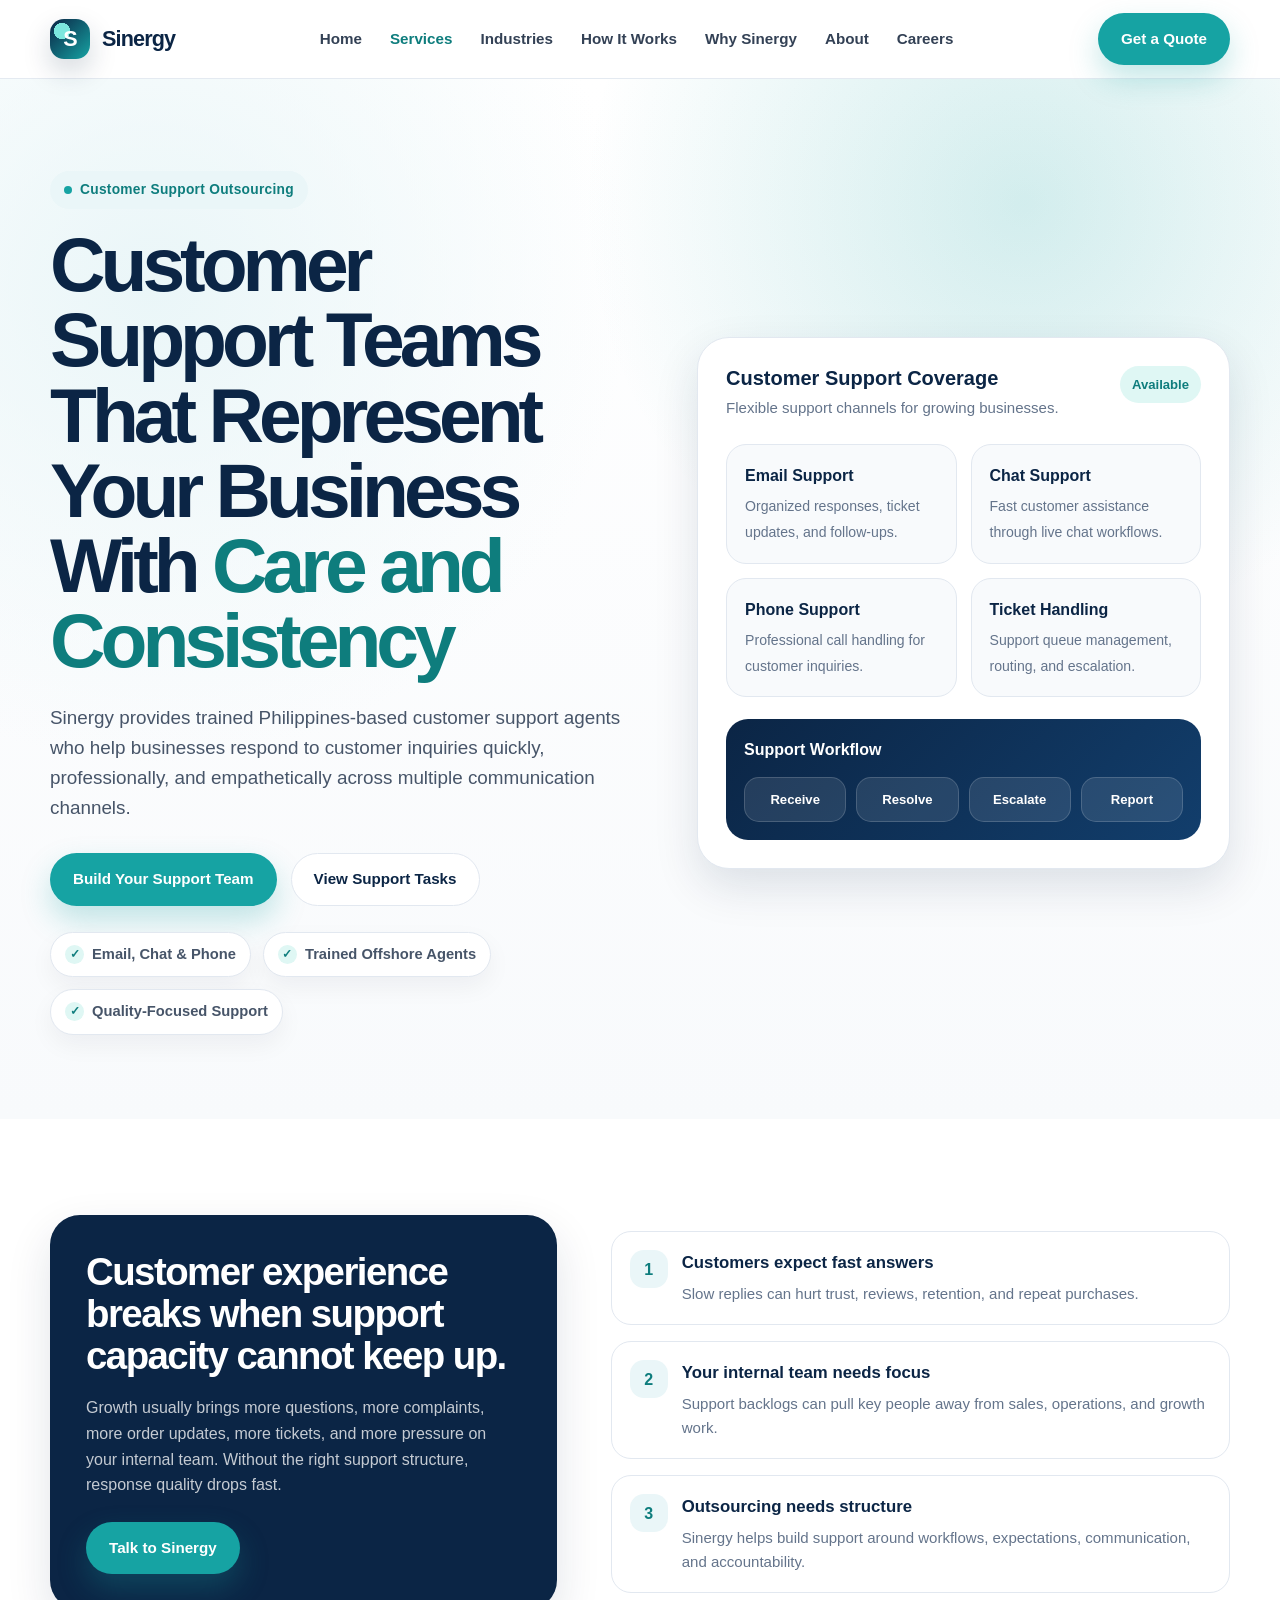
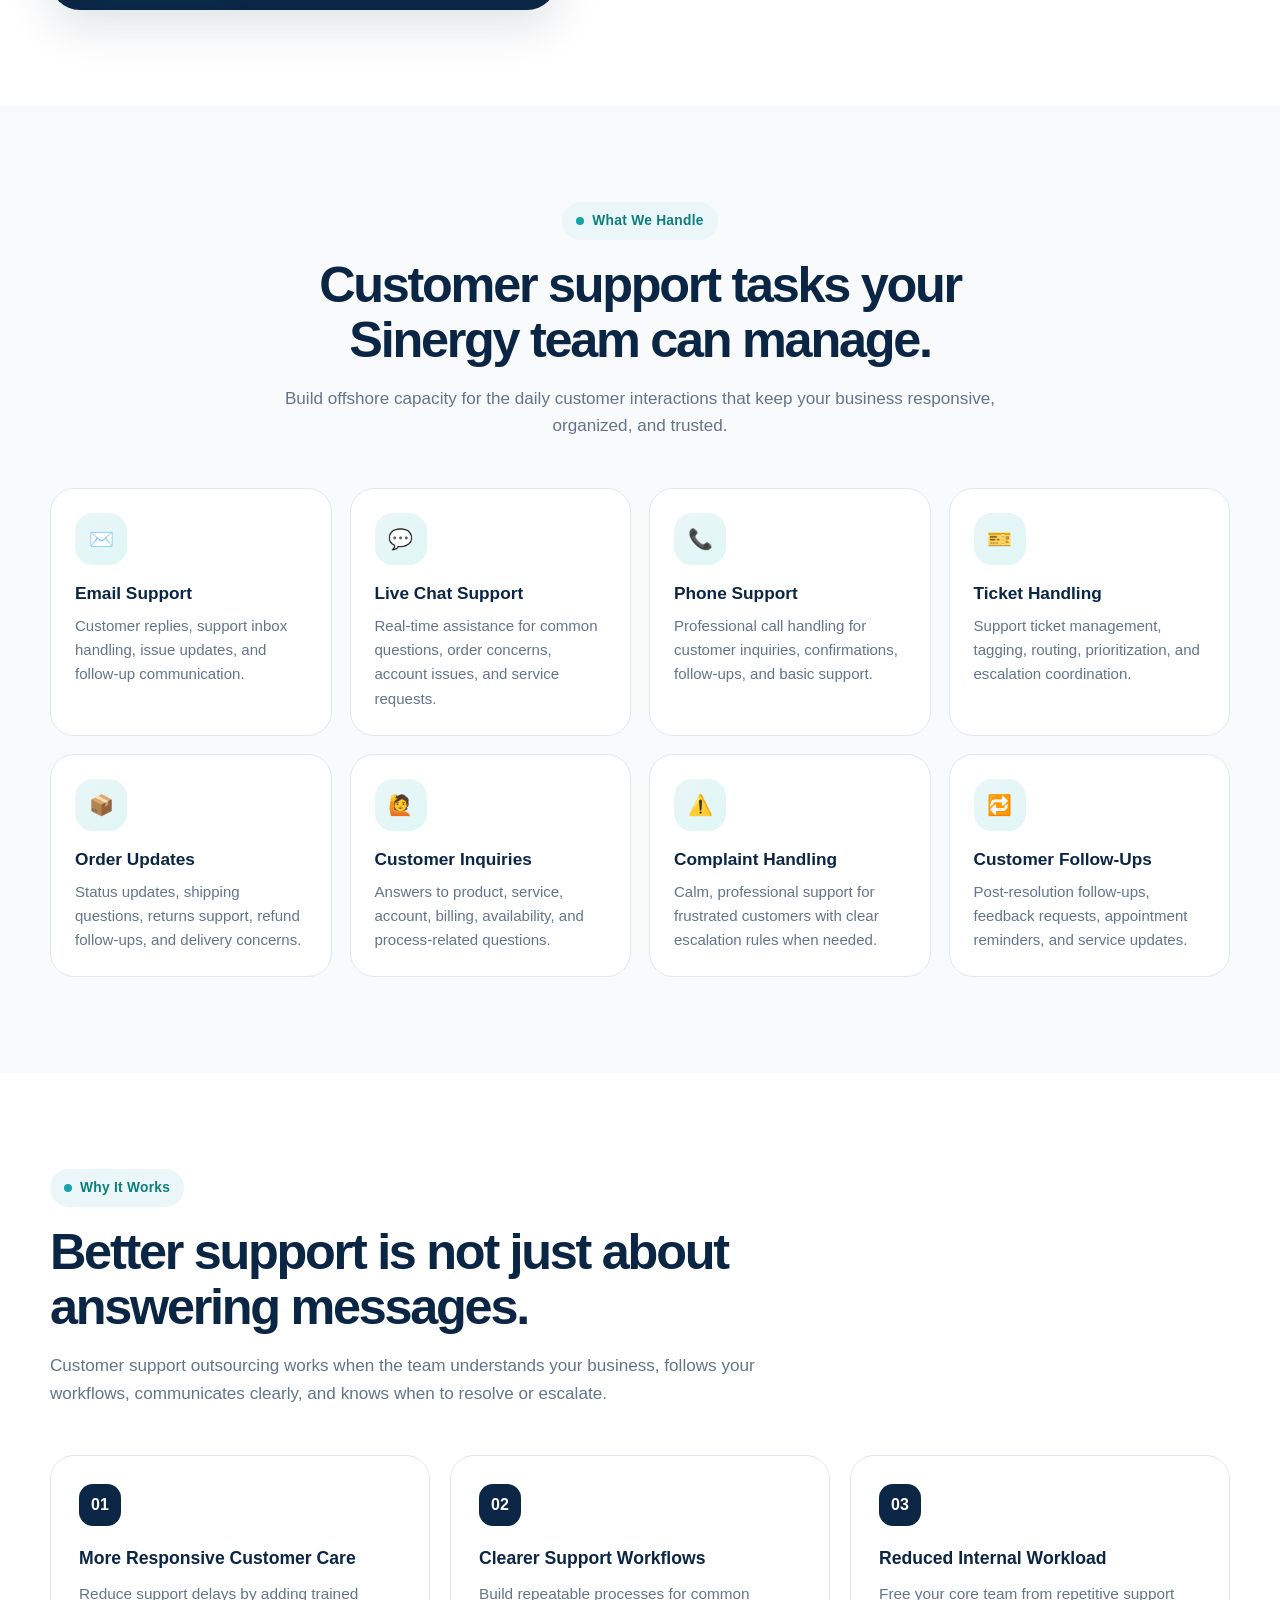
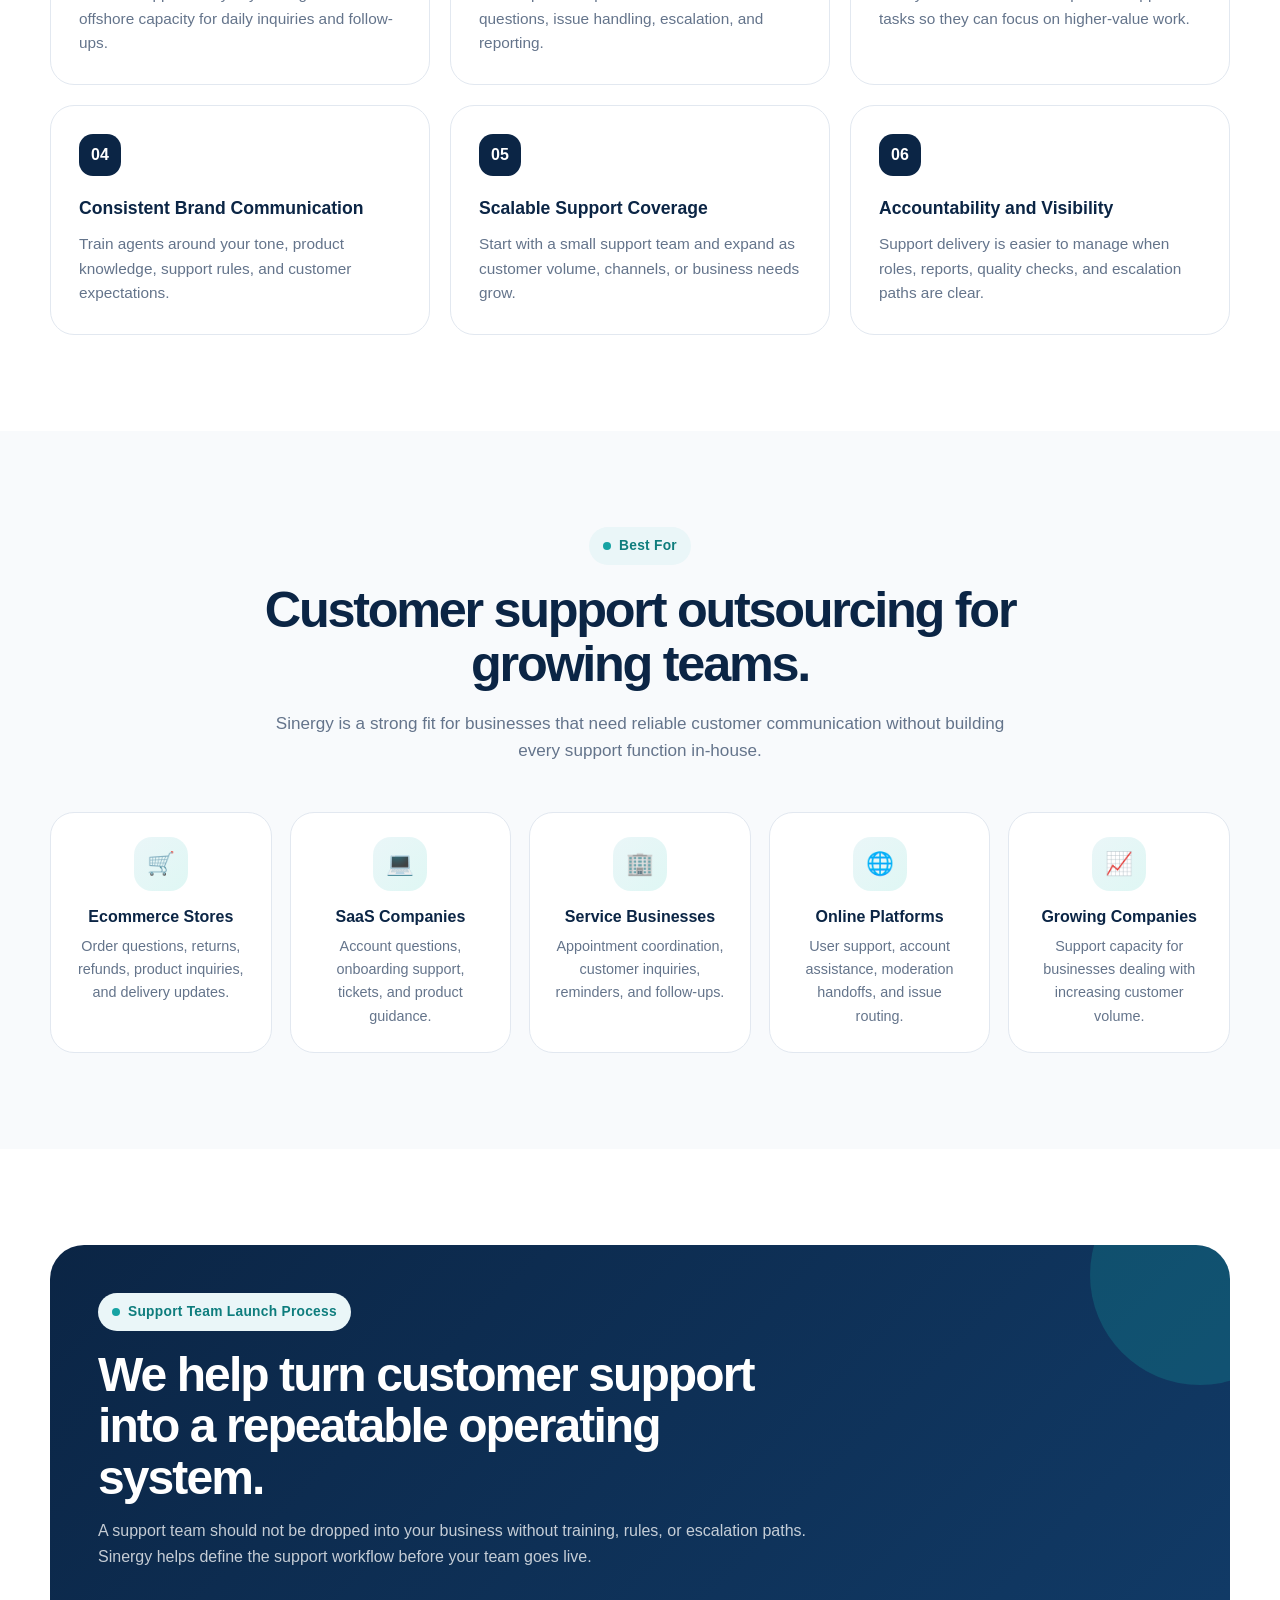
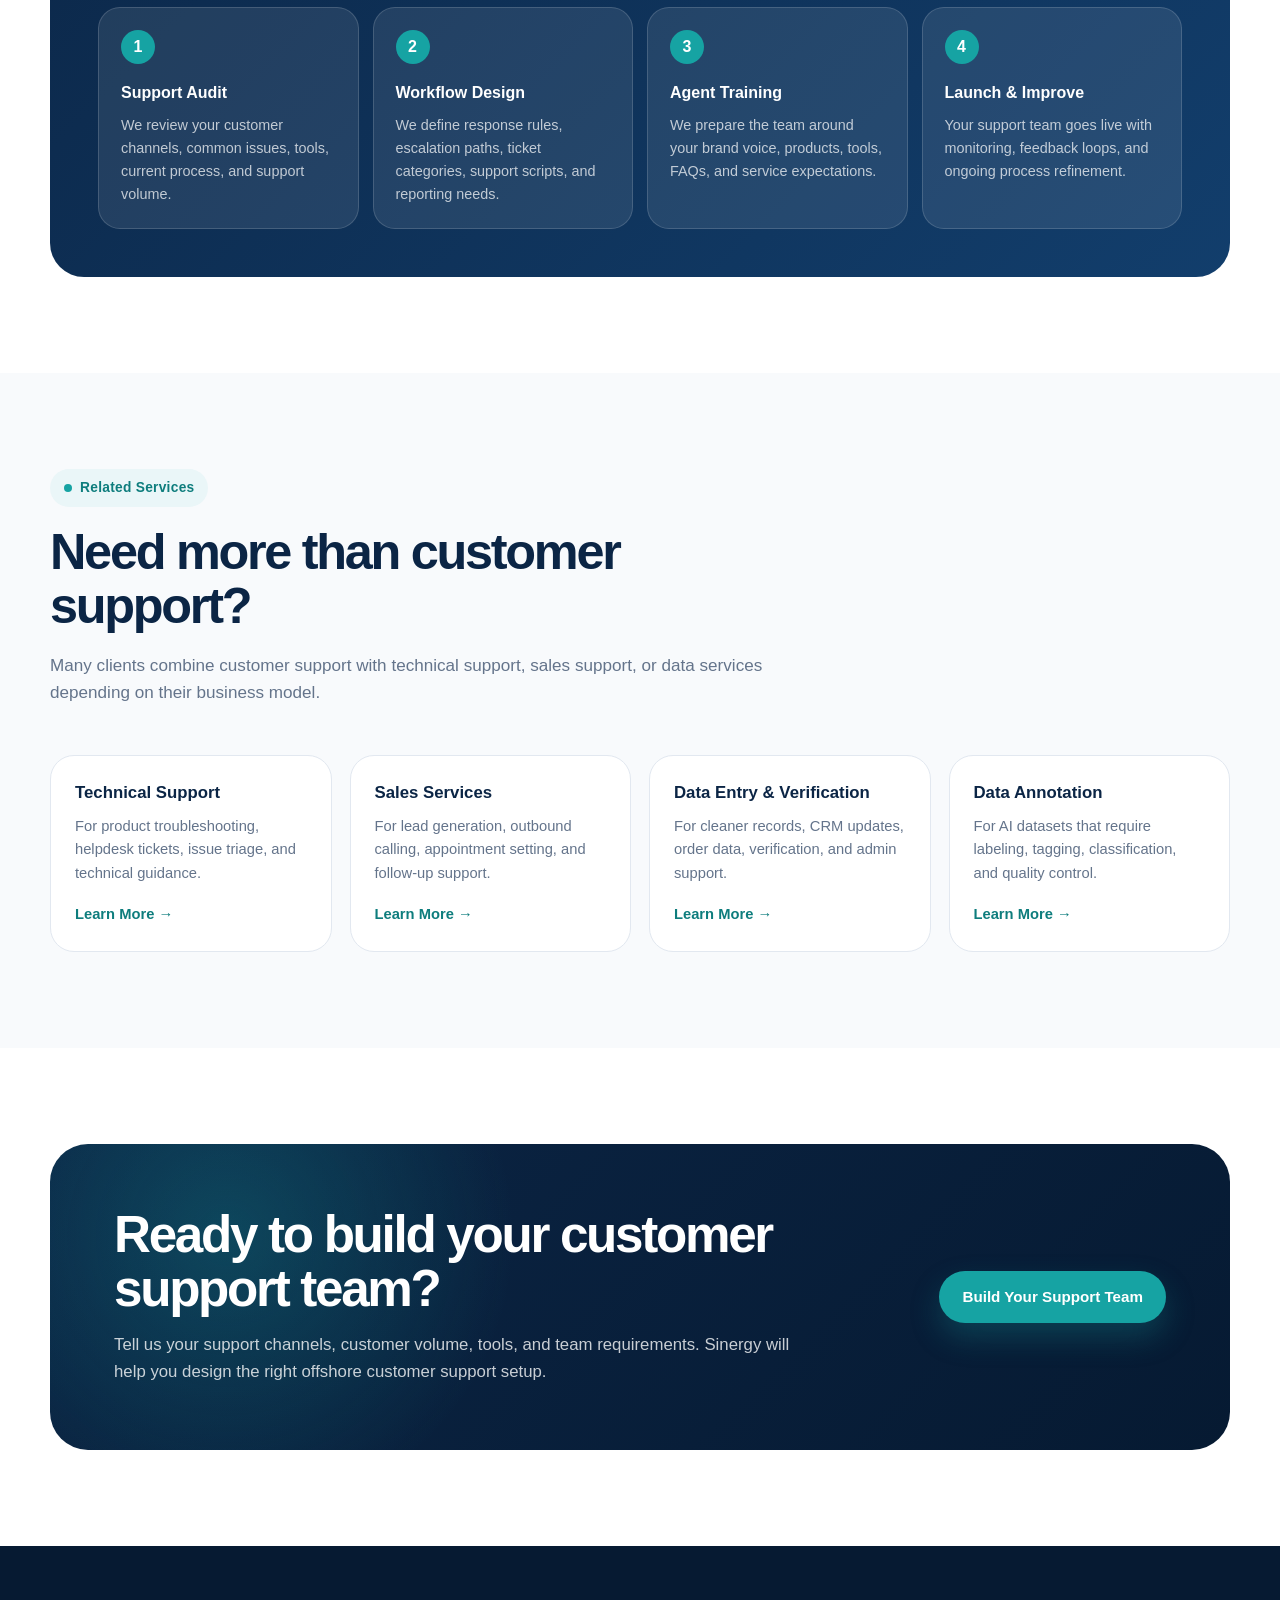
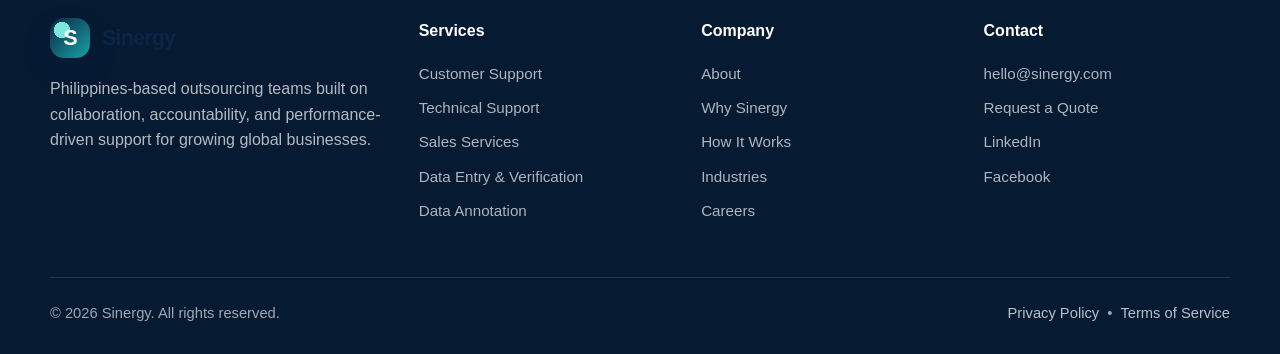
<file: html/customer-support.html>
<!DOCTYPE html>
<html lang="en">
<head>
  <meta charset="UTF-8" />
  <meta name="viewport" content="width=device-width, initial-scale=1.0" />

  <title>Customer Support Outsourcing | Sinergy</title>

  <meta
    name="description"
    content="Sinergy provides Philippines-based customer support outsourcing teams for email, chat, phone, ticket handling, order updates, customer inquiries, complaints, and follow-ups."
  />

  <meta
    name="keywords"
    content="customer support outsourcing Philippines, outsourced customer service, email support, chat support, phone support, offshore customer support team"
  />

  <style>
    :root {
      --navy: #0B2545;
      --navy-dark: #061A32;
      --teal: #16A3A3;
      --teal-dark: #0E7D7D;
      --soft-blue: #EAF6F8;
      --soft-teal: #DFF7F4;
      --light-bg: #F8FAFC;
      --white: #FFFFFF;
      --text: #1F2937;
      --muted: #64748B;
      --border: #E2E8F0;
      --shadow: 0 18px 45px rgba(11, 37, 69, 0.12);
      --max-width: 1180px;
    }

    * {
      box-sizing: border-box;
      margin: 0;
      padding: 0;
    }

    html {
      scroll-behavior: smooth;
    }

    body {
      font-family: Inter, Manrope, Arial, sans-serif;
      color: var(--text);
      background: var(--white);
      line-height: 1.6;
    }

    a {
      color: inherit;
      text-decoration: none;
    }

    ul {
      list-style: none;
    }

    .container {
      width: min(100% - 32px, var(--max-width));
      margin-inline: auto;
    }

    .section {
      padding: 96px 0;
    }

    .section-light {
      background: var(--light-bg);
    }

    .eyebrow {
      display: inline-flex;
      align-items: center;
      gap: 8px;
      padding: 8px 14px;
      border-radius: 999px;
      background: var(--soft-blue);
      color: var(--teal-dark);
      font-size: 0.86rem;
      font-weight: 800;
      letter-spacing: 0.02em;
      margin-bottom: 18px;
    }

    .eyebrow::before {
      content: "";
      width: 8px;
      height: 8px;
      border-radius: 50%;
      background: var(--teal);
    }

    .section-header {
      max-width: 760px;
      margin-bottom: 48px;
    }

    .section-header.center {
      text-align: center;
      margin-inline: auto;
    }

    .section-header h2 {
      font-size: clamp(2rem, 4vw, 3.15rem);
      line-height: 1.08;
      color: var(--navy);
      letter-spacing: -0.045em;
      margin-bottom: 18px;
    }

    .section-header p {
      color: var(--muted);
      font-size: 1.07rem;
    }

    .btn {
      display: inline-flex;
      align-items: center;
      justify-content: center;
      gap: 10px;
      min-height: 48px;
      padding: 13px 22px;
      border-radius: 999px;
      font-weight: 800;
      font-size: 0.95rem;
      border: 1px solid transparent;
      cursor: pointer;
      transition: 0.25s ease;
    }

    .btn-primary {
      background: var(--teal);
      color: var(--white);
      box-shadow: 0 14px 30px rgba(22, 163, 163, 0.26);
    }

    .btn-primary:hover {
      background: var(--teal-dark);
      transform: translateY(-2px);
    }

    .btn-secondary {
      background: var(--white);
      color: var(--navy);
      border-color: var(--border);
    }

    .btn-secondary:hover {
      border-color: var(--teal);
      color: var(--teal-dark);
      transform: translateY(-2px);
    }

    .btn-dark {
      background: var(--navy);
      color: var(--white);
    }

    .btn-dark:hover {
      background: var(--navy-dark);
      transform: translateY(-2px);
    }

    /* Header */
    .site-header {
      position: sticky;
      top: 0;
      z-index: 100;
      background: rgba(255, 255, 255, 0.92);
      backdrop-filter: blur(18px);
      border-bottom: 1px solid rgba(226, 232, 240, 0.9);
    }

    .nav-wrap {
      height: 78px;
      display: flex;
      align-items: center;
      justify-content: space-between;
    }

    .logo {
      display: flex;
      align-items: center;
      gap: 12px;
      font-size: 1.35rem;
      font-weight: 900;
      color: var(--navy);
      letter-spacing: -0.04em;
    }

    .logo-mark {
      width: 40px;
      height: 40px;
      border-radius: 14px;
      background:
        radial-gradient(circle at 30% 30%, #7CE7DE 0 20%, transparent 21%),
        linear-gradient(135deg, var(--navy), var(--teal));
      display: grid;
      place-items: center;
      color: var(--white);
      font-weight: 900;
      box-shadow: 0 12px 28px rgba(11, 37, 69, 0.18);
    }

    .nav {
      display: flex;
      align-items: center;
      gap: 28px;
      font-size: 0.95rem;
      font-weight: 700;
      color: #334155;
    }

    .nav a {
      transition: 0.2s ease;
    }

    .nav a:hover,
    .nav a.active {
      color: var(--teal-dark);
    }

    .nav-actions {
      display: flex;
      align-items: center;
      gap: 14px;
    }

    .mobile-toggle {
      display: none;
      width: 44px;
      height: 44px;
      border: 1px solid var(--border);
      border-radius: 12px;
      background: var(--white);
      cursor: pointer;
      align-items: center;
      justify-content: center;
      flex-direction: column;
      gap: 5px;
    }

    .mobile-toggle span {
      width: 20px;
      height: 2px;
      background: var(--navy);
      border-radius: 999px;
    }

    /* Hero */
    .page-hero {
      position: relative;
      overflow: hidden;
      padding: 92px 0 84px;
      background:
        radial-gradient(circle at 80% 12%, rgba(22, 163, 163, 0.19), transparent 32%),
        radial-gradient(circle at 12% 20%, rgba(234, 246, 248, 1), transparent 34%),
        linear-gradient(180deg, #FFFFFF 0%, #F8FAFC 100%);
    }

    .hero-grid {
      display: grid;
      grid-template-columns: 1.05fr 0.95fr;
      gap: 58px;
      align-items: center;
    }

    .page-hero h1 {
      color: var(--navy);
      font-size: clamp(2.65rem, 6vw, 5rem);
      line-height: 0.98;
      letter-spacing: -0.065em;
      margin-bottom: 24px;
    }

    .page-hero h1 span {
      color: var(--teal-dark);
    }

    .hero-copy {
      color: #475569;
      font-size: 1.18rem;
      max-width: 650px;
      margin-bottom: 30px;
    }

    .hero-actions {
      display: flex;
      flex-wrap: wrap;
      gap: 14px;
      margin-bottom: 26px;
    }

    .trust-row {
      display: flex;
      flex-wrap: wrap;
      gap: 12px;
    }

    .trust-pill {
      display: inline-flex;
      align-items: center;
      gap: 8px;
      padding: 10px 14px;
      border-radius: 999px;
      background: var(--white);
      border: 1px solid var(--border);
      color: #475569;
      font-weight: 800;
      font-size: 0.92rem;
      box-shadow: 0 10px 24px rgba(15, 23, 42, 0.05);
    }

    .check {
      width: 19px;
      height: 19px;
      border-radius: 50%;
      background: var(--soft-teal);
      color: var(--teal-dark);
      display: inline-grid;
      place-items: center;
      font-size: 0.75rem;
      font-weight: 900;
    }

    .support-card {
      background: var(--white);
      border: 1px solid var(--border);
      border-radius: 32px;
      padding: 28px;
      box-shadow: var(--shadow);
      position: relative;
    }

    .support-card::before {
      content: "";
      position: absolute;
      width: 160px;
      height: 160px;
      background: var(--soft-teal);
      border-radius: 50%;
      right: -42px;
      top: -42px;
      z-index: -1;
    }

    .support-card-top {
      display: flex;
      justify-content: space-between;
      align-items: flex-start;
      gap: 18px;
      margin-bottom: 24px;
    }

    .support-card h3 {
      color: var(--navy);
      font-size: 1.25rem;
      line-height: 1.2;
      margin-bottom: 6px;
    }

    .support-card p {
      color: var(--muted);
      font-size: 0.94rem;
    }

    .status-badge {
      flex: 0 0 auto;
      padding: 8px 12px;
      border-radius: 999px;
      background: var(--soft-teal);
      color: var(--teal-dark);
      font-size: 0.82rem;
      font-weight: 900;
    }

    .channel-grid {
      display: grid;
      grid-template-columns: repeat(2, 1fr);
      gap: 14px;
      margin-bottom: 22px;
    }

    .channel-item {
      padding: 18px;
      border-radius: 20px;
      background: var(--light-bg);
      border: 1px solid var(--border);
    }

    .channel-item strong {
      display: block;
      color: var(--navy);
      margin-bottom: 5px;
      font-size: 1rem;
    }

    .channel-item span {
      color: var(--muted);
      font-size: 0.88rem;
    }

    .mini-workflow {
      padding: 18px;
      border-radius: 22px;
      background: linear-gradient(135deg, var(--navy), #123E6C);
      color: var(--white);
    }

    .mini-workflow h4 {
      margin-bottom: 14px;
    }

    .workflow-steps {
      display: grid;
      grid-template-columns: repeat(4, 1fr);
      gap: 10px;
    }

    .workflow-step {
      text-align: center;
      padding: 11px 8px;
      border-radius: 15px;
      background: rgba(255, 255, 255, 0.1);
      border: 1px solid rgba(255, 255, 255, 0.16);
      font-size: 0.82rem;
      font-weight: 800;
    }

    /* Intro */
    .intro-grid {
      display: grid;
      grid-template-columns: 0.9fr 1.1fr;
      gap: 54px;
      align-items: center;
    }

    .intro-panel {
      background: var(--navy);
      color: var(--white);
      border-radius: 30px;
      padding: 36px;
      box-shadow: var(--shadow);
    }

    .intro-panel h2 {
      font-size: clamp(1.8rem, 3vw, 2.5rem);
      line-height: 1.1;
      letter-spacing: -0.04em;
      margin-bottom: 18px;
    }

    .intro-panel p {
      color: rgba(255, 255, 255, 0.76);
      margin-bottom: 24px;
    }

    .intro-list {
      display: grid;
      gap: 16px;
    }

    .intro-item {
      display: flex;
      gap: 14px;
      align-items: flex-start;
      padding: 18px;
      border: 1px solid var(--border);
      background: var(--white);
      border-radius: 20px;
    }

    .intro-icon {
      flex: 0 0 38px;
      width: 38px;
      height: 38px;
      border-radius: 14px;
      background: var(--soft-blue);
      color: var(--teal-dark);
      display: grid;
      place-items: center;
      font-weight: 900;
    }

    .intro-item h3 {
      color: var(--navy);
      margin-bottom: 5px;
      font-size: 1.05rem;
    }

    .intro-item p {
      color: var(--muted);
      font-size: 0.94rem;
    }

    /* Tasks */
    .task-grid {
      display: grid;
      grid-template-columns: repeat(4, 1fr);
      gap: 18px;
    }

    .task-card {
      background: var(--white);
      border: 1px solid var(--border);
      border-radius: 24px;
      padding: 24px;
      transition: 0.25s ease;
      min-height: 210px;
    }

    .task-card:hover {
      transform: translateY(-5px);
      box-shadow: 0 16px 36px rgba(15, 23, 42, 0.08);
      border-color: rgba(22, 163, 163, 0.35);
    }

    .task-icon {
      width: 52px;
      height: 52px;
      border-radius: 18px;
      display: grid;
      place-items: center;
      background: linear-gradient(135deg, var(--soft-blue), var(--soft-teal));
      color: var(--teal-dark);
      font-size: 1.25rem;
      margin-bottom: 18px;
    }

    .task-card h3 {
      color: var(--navy);
      font-size: 1.08rem;
      margin-bottom: 10px;
      line-height: 1.25;
    }

    .task-card p {
      color: var(--muted);
      font-size: 0.94rem;
    }

    /* Benefits */
    .benefit-grid {
      display: grid;
      grid-template-columns: repeat(3, 1fr);
      gap: 20px;
    }

    .benefit-card {
      background: var(--white);
      border: 1px solid var(--border);
      border-radius: 24px;
      padding: 28px;
    }

    .benefit-number {
      width: 42px;
      height: 42px;
      border-radius: 14px;
      background: var(--navy);
      color: var(--white);
      display: grid;
      place-items: center;
      font-weight: 900;
      margin-bottom: 18px;
    }

    .benefit-card h3 {
      color: var(--navy);
      margin-bottom: 10px;
      font-size: 1.1rem;
    }

    .benefit-card p {
      color: var(--muted);
      font-size: 0.96rem;
    }

    /* Best For */
    .best-grid {
      display: grid;
      grid-template-columns: repeat(5, 1fr);
      gap: 18px;
    }

    .best-card {
      padding: 24px;
      border-radius: 24px;
      background: var(--white);
      border: 1px solid var(--border);
      text-align: center;
      transition: 0.25s ease;
    }

    .best-card:hover {
      transform: translateY(-5px);
      box-shadow: 0 16px 34px rgba(15, 23, 42, 0.08);
    }

    .best-card .emoji {
      width: 54px;
      height: 54px;
      margin: 0 auto 16px;
      border-radius: 18px;
      background: linear-gradient(135deg, var(--soft-blue), var(--soft-teal));
      display: grid;
      place-items: center;
      font-size: 1.4rem;
    }

    .best-card h3 {
      color: var(--navy);
      font-size: 1rem;
      line-height: 1.25;
      margin-bottom: 8px;
    }

    .best-card p {
      color: var(--muted);
      font-size: 0.9rem;
    }

    /* Process */
    .process-wrap {
      background: linear-gradient(135deg, var(--navy), #123E6C);
      border-radius: 34px;
      padding: 48px;
      color: var(--white);
      position: relative;
      overflow: hidden;
    }

    .process-wrap::after {
      content: "";
      position: absolute;
      right: -80px;
      top: -80px;
      width: 220px;
      height: 220px;
      border-radius: 50%;
      background: rgba(22, 163, 163, 0.25);
    }

    .process-header {
      max-width: 720px;
      margin-bottom: 38px;
      position: relative;
      z-index: 2;
    }

    .process-header h2 {
      font-size: clamp(2rem, 4vw, 3rem);
      line-height: 1.08;
      letter-spacing: -0.04em;
      margin-bottom: 14px;
    }

    .process-header p {
      color: rgba(255, 255, 255, 0.76);
    }

    .process-grid {
      display: grid;
      grid-template-columns: repeat(4, 1fr);
      gap: 14px;
      position: relative;
      z-index: 2;
    }

    .process-step {
      padding: 22px;
      border-radius: 22px;
      background: rgba(255, 255, 255, 0.09);
      border: 1px solid rgba(255, 255, 255, 0.15);
    }

    .process-step span {
      display: inline-grid;
      place-items: center;
      width: 34px;
      height: 34px;
      border-radius: 50%;
      background: var(--teal);
      color: var(--white);
      font-weight: 900;
      margin-bottom: 16px;
    }

    .process-step h3 {
      font-size: 1rem;
      margin-bottom: 8px;
    }

    .process-step p {
      color: rgba(255, 255, 255, 0.72);
      font-size: 0.9rem;
    }

    /* Related Services */
    .related-grid {
      display: grid;
      grid-template-columns: repeat(4, 1fr);
      gap: 18px;
    }

    .related-card {
      background: var(--white);
      border: 1px solid var(--border);
      border-radius: 24px;
      padding: 24px;
      transition: 0.25s ease;
    }

    .related-card:hover {
      transform: translateY(-5px);
      box-shadow: 0 16px 34px rgba(15, 23, 42, 0.08);
      border-color: rgba(22, 163, 163, 0.35);
    }

    .related-card h3 {
      color: var(--navy);
      margin-bottom: 8px;
      font-size: 1.05rem;
    }

    .related-card p {
      color: var(--muted);
      font-size: 0.92rem;
      margin-bottom: 16px;
    }

    .related-card a {
      color: var(--teal-dark);
      font-weight: 900;
      font-size: 0.92rem;
    }

    /* CTA */
    .cta {
      background:
        radial-gradient(circle at 15% 30%, rgba(22, 163, 163, 0.28), transparent 28%),
        linear-gradient(135deg, var(--navy), var(--navy-dark));
      color: var(--white);
      border-radius: 38px;
      padding: 64px;
      display: grid;
      grid-template-columns: 1fr auto;
      align-items: center;
      gap: 32px;
      overflow: hidden;
    }

    .cta h2 {
      font-size: clamp(2rem, 4vw, 3.25rem);
      line-height: 1.06;
      letter-spacing: -0.045em;
      margin-bottom: 16px;
      max-width: 760px;
    }

    .cta p {
      color: rgba(255, 255, 255, 0.78);
      max-width: 690px;
      font-size: 1.05rem;
    }

    /* Footer */
    .footer {
      background: #061A32;
      color: var(--white);
      padding: 72px 0 28px;
    }

    .footer-grid {
      display: grid;
      grid-template-columns: 1.35fr repeat(3, 1fr);
      gap: 36px;
      margin-bottom: 54px;
    }

    .footer-brand p {
      color: rgba(255, 255, 255, 0.7);
      margin-top: 18px;
      max-width: 380px;
    }

    .footer h4 {
      margin-bottom: 18px;
      color: var(--white);
    }

    .footer-links {
      display: grid;
      gap: 10px;
    }

    .footer-links a {
      color: rgba(255, 255, 255, 0.68);
      transition: 0.2s ease;
      font-size: 0.95rem;
    }

    .footer-links a:hover {
      color: var(--white);
    }

    .footer-bottom {
      border-top: 1px solid rgba(255, 255, 255, 0.12);
      padding-top: 24px;
      display: flex;
      justify-content: space-between;
      gap: 18px;
      flex-wrap: wrap;
      color: rgba(255, 255, 255, 0.62);
      font-size: 0.92rem;
    }

    .footer-bottom a {
      color: rgba(255, 255, 255, 0.72);
    }

    /* Responsive */
    @media (max-width: 1100px) {
      .task-grid,
      .related-grid {
        grid-template-columns: repeat(3, 1fr);
      }

      .best-grid {
        grid-template-columns: repeat(3, 1fr);
      }

      .process-grid {
        grid-template-columns: repeat(2, 1fr);
      }
    }

    @media (max-width: 920px) {
      .mobile-toggle {
        display: flex;
      }

      .nav {
        position: fixed;
        inset: 78px 16px auto 16px;
        background: var(--white);
        border: 1px solid var(--border);
        border-radius: 20px;
        box-shadow: var(--shadow);
        padding: 18px;
        display: none;
        flex-direction: column;
        align-items: stretch;
        gap: 4px;
      }

      .nav.is-open {
        display: flex;
      }

      .nav a {
        padding: 13px 14px;
        border-radius: 12px;
      }

      .nav a:hover,
      .nav a.active {
        background: var(--light-bg);
      }

      .nav-actions .btn {
        display: none;
      }

      .hero-grid,
      .intro-grid,
      .cta {
        grid-template-columns: 1fr;
      }

      .benefit-grid {
        grid-template-columns: repeat(2, 1fr);
      }

      .footer-grid {
        grid-template-columns: 1fr 1fr;
      }
    }

    @media (max-width: 680px) {
      .container {
        width: min(100% - 24px, var(--max-width));
      }

      .section {
        padding: 72px 0;
      }

      .page-hero {
        padding: 62px 0 70px;
      }

      .page-hero h1 {
        font-size: 2.65rem;
      }

      .hero-copy {
        font-size: 1.04rem;
      }

      .hero-actions {
        flex-direction: column;
      }

      .btn {
        width: 100%;
      }

      .support-card {
        padding: 22px;
        border-radius: 24px;
      }

      .support-card-top {
        flex-direction: column;
      }

      .channel-grid,
      .workflow-steps,
      .task-grid,
      .benefit-grid,
      .best-grid,
      .process-grid,
      .related-grid,
      .footer-grid {
        grid-template-columns: 1fr;
      }

      .intro-panel,
      .process-wrap,
      .cta {
        padding: 32px 22px;
        border-radius: 28px;
      }

      .footer-bottom {
        flex-direction: column;
      }
    }
  </style>
</head>

<body>
  <header class="site-header">
    <div class="container nav-wrap">
      <a href="index.html" class="logo" aria-label="Sinergy Home">
        <span class="logo-mark">S</span>
        <span>Sinergy</span>
      </a>

      <nav class="nav" id="mainNav" aria-label="Main navigation">
        <a href="index.html">Home</a>
        <a href="services.html" class="active">Services</a>
        <a href="industries.html">Industries</a>
        <a href="how-it-works.html">How It Works</a>
        <a href="why-sinergy.html">Why Sinergy</a>
        <a href="about.html">About</a>
        <a href="careers.html">Careers</a>
      </nav>

      <div class="nav-actions">
        <a href="contact.html" class="btn btn-primary">Get a Quote</a>

        <button class="mobile-toggle" id="mobileToggle" aria-label="Open mobile menu" aria-expanded="false">
          <span></span>
          <span></span>
          <span></span>
        </button>
      </div>
    </div>
  </header>

  <main>
    <!-- Hero -->
    <section class="page-hero">
      <div class="container hero-grid">
        <div>
          <div class="eyebrow">Customer Support Outsourcing</div>

          <h1>
            Customer Support Teams That Represent Your Business With <span>Care and Consistency</span>
          </h1>

          <p class="hero-copy">
            Sinergy provides trained Philippines-based customer support agents who help businesses respond
            to customer inquiries quickly, professionally, and empathetically across multiple communication channels.
          </p>

          <div class="hero-actions">
            <a href="contact.html" class="btn btn-primary">Build Your Support Team</a>
            <a href="#support-tasks" class="btn btn-secondary">View Support Tasks</a>
          </div>

          <div class="trust-row">
            <span class="trust-pill"><span class="check">✓</span> Email, Chat & Phone</span>
            <span class="trust-pill"><span class="check">✓</span> Trained Offshore Agents</span>
            <span class="trust-pill"><span class="check">✓</span> Quality-Focused Support</span>
          </div>
        </div>

        <div class="support-card">
          <div class="support-card-top">
            <div>
              <h3>Customer Support Coverage</h3>
              <p>Flexible support channels for growing businesses.</p>
            </div>

            <span class="status-badge">Available</span>
          </div>

          <div class="channel-grid">
            <div class="channel-item">
              <strong>Email Support</strong>
              <span>Organized responses, ticket updates, and follow-ups.</span>
            </div>

            <div class="channel-item">
              <strong>Chat Support</strong>
              <span>Fast customer assistance through live chat workflows.</span>
            </div>

            <div class="channel-item">
              <strong>Phone Support</strong>
              <span>Professional call handling for customer inquiries.</span>
            </div>

            <div class="channel-item">
              <strong>Ticket Handling</strong>
              <span>Support queue management, routing, and escalation.</span>
            </div>
          </div>

          <div class="mini-workflow">
            <h4>Support Workflow</h4>
            <div class="workflow-steps">
              <div class="workflow-step">Receive</div>
              <div class="workflow-step">Resolve</div>
              <div class="workflow-step">Escalate</div>
              <div class="workflow-step">Report</div>
            </div>
          </div>
        </div>
      </div>
    </section>

    <!-- Intro -->
    <section class="section">
      <div class="container intro-grid">
        <div class="intro-panel">
          <h2>Customer experience breaks when support capacity cannot keep up.</h2>
          <p>
            Growth usually brings more questions, more complaints, more order updates, more tickets,
            and more pressure on your internal team. Without the right support structure, response quality drops fast.
          </p>
          <a href="contact.html" class="btn btn-primary">Talk to Sinergy</a>
        </div>

        <div class="intro-list">
          <div class="intro-item">
            <div class="intro-icon">1</div>
            <div>
              <h3>Customers expect fast answers</h3>
              <p>Slow replies can hurt trust, reviews, retention, and repeat purchases.</p>
            </div>
          </div>

          <div class="intro-item">
            <div class="intro-icon">2</div>
            <div>
              <h3>Your internal team needs focus</h3>
              <p>Support backlogs can pull key people away from sales, operations, and growth work.</p>
            </div>
          </div>

          <div class="intro-item">
            <div class="intro-icon">3</div>
            <div>
              <h3>Outsourcing needs structure</h3>
              <p>Sinergy helps build support around workflows, expectations, communication, and accountability.</p>
            </div>
          </div>
        </div>
      </div>
    </section>

    <!-- Tasks -->
    <section class="section section-light" id="support-tasks">
      <div class="container">
        <div class="section-header center">
          <div class="eyebrow">What We Handle</div>
          <h2>Customer support tasks your Sinergy team can manage.</h2>
          <p>
            Build offshore capacity for the daily customer interactions that keep your business responsive,
            organized, and trusted.
          </p>
        </div>

        <div class="task-grid">
          <article class="task-card">
            <div class="task-icon">✉️</div>
            <h3>Email Support</h3>
            <p>Customer replies, support inbox handling, issue updates, and follow-up communication.</p>
          </article>

          <article class="task-card">
            <div class="task-icon">💬</div>
            <h3>Live Chat Support</h3>
            <p>Real-time assistance for common questions, order concerns, account issues, and service requests.</p>
          </article>

          <article class="task-card">
            <div class="task-icon">📞</div>
            <h3>Phone Support</h3>
            <p>Professional call handling for customer inquiries, confirmations, follow-ups, and basic support.</p>
          </article>

          <article class="task-card">
            <div class="task-icon">🎫</div>
            <h3>Ticket Handling</h3>
            <p>Support ticket management, tagging, routing, prioritization, and escalation coordination.</p>
          </article>

          <article class="task-card">
            <div class="task-icon">📦</div>
            <h3>Order Updates</h3>
            <p>Status updates, shipping questions, returns support, refund follow-ups, and delivery concerns.</p>
          </article>

          <article class="task-card">
            <div class="task-icon">🙋</div>
            <h3>Customer Inquiries</h3>
            <p>Answers to product, service, account, billing, availability, and process-related questions.</p>
          </article>

          <article class="task-card">
            <div class="task-icon">⚠️</div>
            <h3>Complaint Handling</h3>
            <p>Calm, professional support for frustrated customers with clear escalation rules when needed.</p>
          </article>

          <article class="task-card">
            <div class="task-icon">🔁</div>
            <h3>Customer Follow-Ups</h3>
            <p>Post-resolution follow-ups, feedback requests, appointment reminders, and service updates.</p>
          </article>
        </div>
      </div>
    </section>

    <!-- Benefits -->
    <section class="section">
      <div class="container">
        <div class="section-header">
          <div class="eyebrow">Why It Works</div>
          <h2>Better support is not just about answering messages.</h2>
          <p>
            Customer support outsourcing works when the team understands your business, follows your workflows,
            communicates clearly, and knows when to resolve or escalate.
          </p>
        </div>

        <div class="benefit-grid">
          <article class="benefit-card">
            <div class="benefit-number">01</div>
            <h3>More Responsive Customer Care</h3>
            <p>Reduce support delays by adding trained offshore capacity for daily inquiries and follow-ups.</p>
          </article>

          <article class="benefit-card">
            <div class="benefit-number">02</div>
            <h3>Clearer Support Workflows</h3>
            <p>Build repeatable processes for common questions, issue handling, escalation, and reporting.</p>
          </article>

          <article class="benefit-card">
            <div class="benefit-number">03</div>
            <h3>Reduced Internal Workload</h3>
            <p>Free your core team from repetitive support tasks so they can focus on higher-value work.</p>
          </article>

          <article class="benefit-card">
            <div class="benefit-number">04</div>
            <h3>Consistent Brand Communication</h3>
            <p>Train agents around your tone, product knowledge, support rules, and customer expectations.</p>
          </article>

          <article class="benefit-card">
            <div class="benefit-number">05</div>
            <h3>Scalable Support Coverage</h3>
            <p>Start with a small support team and expand as customer volume, channels, or business needs grow.</p>
          </article>

          <article class="benefit-card">
            <div class="benefit-number">06</div>
            <h3>Accountability and Visibility</h3>
            <p>Support delivery is easier to manage when roles, reports, quality checks, and escalation paths are clear.</p>
          </article>
        </div>
      </div>
    </section>

    <!-- Best For -->
    <section class="section section-light">
      <div class="container">
        <div class="section-header center">
          <div class="eyebrow">Best For</div>
          <h2>Customer support outsourcing for growing teams.</h2>
          <p>
            Sinergy is a strong fit for businesses that need reliable customer communication without building
            every support function in-house.
          </p>
        </div>

        <div class="best-grid">
          <article class="best-card">
            <div class="emoji">🛒</div>
            <h3>Ecommerce Stores</h3>
            <p>Order questions, returns, refunds, product inquiries, and delivery updates.</p>
          </article>

          <article class="best-card">
            <div class="emoji">💻</div>
            <h3>SaaS Companies</h3>
            <p>Account questions, onboarding support, tickets, and product guidance.</p>
          </article>

          <article class="best-card">
            <div class="emoji">🏢</div>
            <h3>Service Businesses</h3>
            <p>Appointment coordination, customer inquiries, reminders, and follow-ups.</p>
          </article>

          <article class="best-card">
            <div class="emoji">🌐</div>
            <h3>Online Platforms</h3>
            <p>User support, account assistance, moderation handoffs, and issue routing.</p>
          </article>

          <article class="best-card">
            <div class="emoji">📈</div>
            <h3>Growing Companies</h3>
            <p>Support capacity for businesses dealing with increasing customer volume.</p>
          </article>
        </div>
      </div>
    </section>

    <!-- Process -->
    <section class="section">
      <div class="container">
        <div class="process-wrap">
          <div class="process-header">
            <div class="eyebrow">Support Team Launch Process</div>
            <h2>We help turn customer support into a repeatable operating system.</h2>
            <p>
              A support team should not be dropped into your business without training, rules, or escalation paths.
              Sinergy helps define the support workflow before your team goes live.
            </p>
          </div>

          <div class="process-grid">
            <article class="process-step">
              <span>1</span>
              <h3>Support Audit</h3>
              <p>We review your customer channels, common issues, tools, current process, and support volume.</p>
            </article>

            <article class="process-step">
              <span>2</span>
              <h3>Workflow Design</h3>
              <p>We define response rules, escalation paths, ticket categories, support scripts, and reporting needs.</p>
            </article>

            <article class="process-step">
              <span>3</span>
              <h3>Agent Training</h3>
              <p>We prepare the team around your brand voice, products, tools, FAQs, and service expectations.</p>
            </article>

            <article class="process-step">
              <span>4</span>
              <h3>Launch & Improve</h3>
              <p>Your support team goes live with monitoring, feedback loops, and ongoing process refinement.</p>
            </article>
          </div>
        </div>
      </div>
    </section>

    <!-- Related Services -->
    <section class="section section-light">
      <div class="container">
        <div class="section-header">
          <div class="eyebrow">Related Services</div>
          <h2>Need more than customer support?</h2>
          <p>
            Many clients combine customer support with technical support, sales support, or data services
            depending on their business model.
          </p>
        </div>

        <div class="related-grid">
          <article class="related-card">
            <h3>Technical Support</h3>
            <p>For product troubleshooting, helpdesk tickets, issue triage, and technical guidance.</p>
            <a href="technical-support.html">Learn More →</a>
          </article>

          <article class="related-card">
            <h3>Sales Services</h3>
            <p>For lead generation, outbound calling, appointment setting, and follow-up support.</p>
            <a href="sales-services.html">Learn More →</a>
          </article>

          <article class="related-card">
            <h3>Data Entry & Verification</h3>
            <p>For cleaner records, CRM updates, order data, verification, and admin support.</p>
            <a href="data-entry-verification.html">Learn More →</a>
          </article>

          <article class="related-card">
            <h3>Data Annotation</h3>
            <p>For AI datasets that require labeling, tagging, classification, and quality control.</p>
            <a href="data-annotation.html">Learn More →</a>
          </article>
        </div>
      </div>
    </section>

    <!-- Final CTA -->
    <section class="section">
      <div class="container">
        <div class="cta">
          <div>
            <h2>Ready to build your customer support team?</h2>
            <p>
              Tell us your support channels, customer volume, tools, and team requirements.
              Sinergy will help you design the right offshore customer support setup.
            </p>
          </div>

          <a href="contact.html" class="btn btn-primary">Build Your Support Team</a>
        </div>
      </div>
    </section>
  </main>

  <!-- Footer -->
  <footer class="footer">
    <div class="container">
      <div class="footer-grid">
        <div class="footer-brand">
          <a href="index.html" class="logo">
            <span class="logo-mark">S</span>
            <span>Sinergy</span>
          </a>

          <p>
            Philippines-based outsourcing teams built on collaboration, accountability,
            and performance-driven support for growing global businesses.
          </p>
        </div>

        <div>
          <h4>Services</h4>
          <div class="footer-links">
            <a href="customer-support.html">Customer Support</a>
            <a href="technical-support.html">Technical Support</a>
            <a href="sales-services.html">Sales Services</a>
            <a href="data-entry-verification.html">Data Entry & Verification</a>
            <a href="data-annotation.html">Data Annotation</a>
          </div>
        </div>

        <div>
          <h4>Company</h4>
          <div class="footer-links">
            <a href="about.html">About</a>
            <a href="why-sinergy.html">Why Sinergy</a>
            <a href="how-it-works.html">How It Works</a>
            <a href="industries.html">Industries</a>
            <a href="careers.html">Careers</a>
          </div>
        </div>

        <div>
          <h4>Contact</h4>
          <div class="footer-links">
            <a href="mailto:hello@sinergy.com">hello@sinergy.com</a>
            <a href="contact.html">Request a Quote</a>
            <a href="#">LinkedIn</a>
            <a href="#">Facebook</a>
          </div>
        </div>
      </div>

      <div class="footer-bottom">
        <p>© <span id="year"></span> Sinergy. All rights reserved.</p>

        <div>
          <a href="privacy-policy.html">Privacy Policy</a>
          &nbsp;•&nbsp;
          <a href="terms-of-service.html">Terms of Service</a>
        </div>
      </div>
    </div>
  </footer>

  <script>
    const mobileToggle = document.getElementById("mobileToggle");
    const mainNav = document.getElementById("mainNav");

    mobileToggle.addEventListener("click", function () {
      const isOpen = mainNav.classList.toggle("is-open");
      mobileToggle.setAttribute("aria-expanded", isOpen ? "true" : "false");
    });

    const navLinks = mainNav.querySelectorAll("a");

    navLinks.forEach(function (link) {
      link.addEventListener("click", function () {
        mainNav.classList.remove("is-open");
        mobileToggle.setAttribute("aria-expanded", "false");
      });
    });

    document.getElementById("year").textContent = new Date().getFullYear();
  </script>
</body>
</html>
</file>
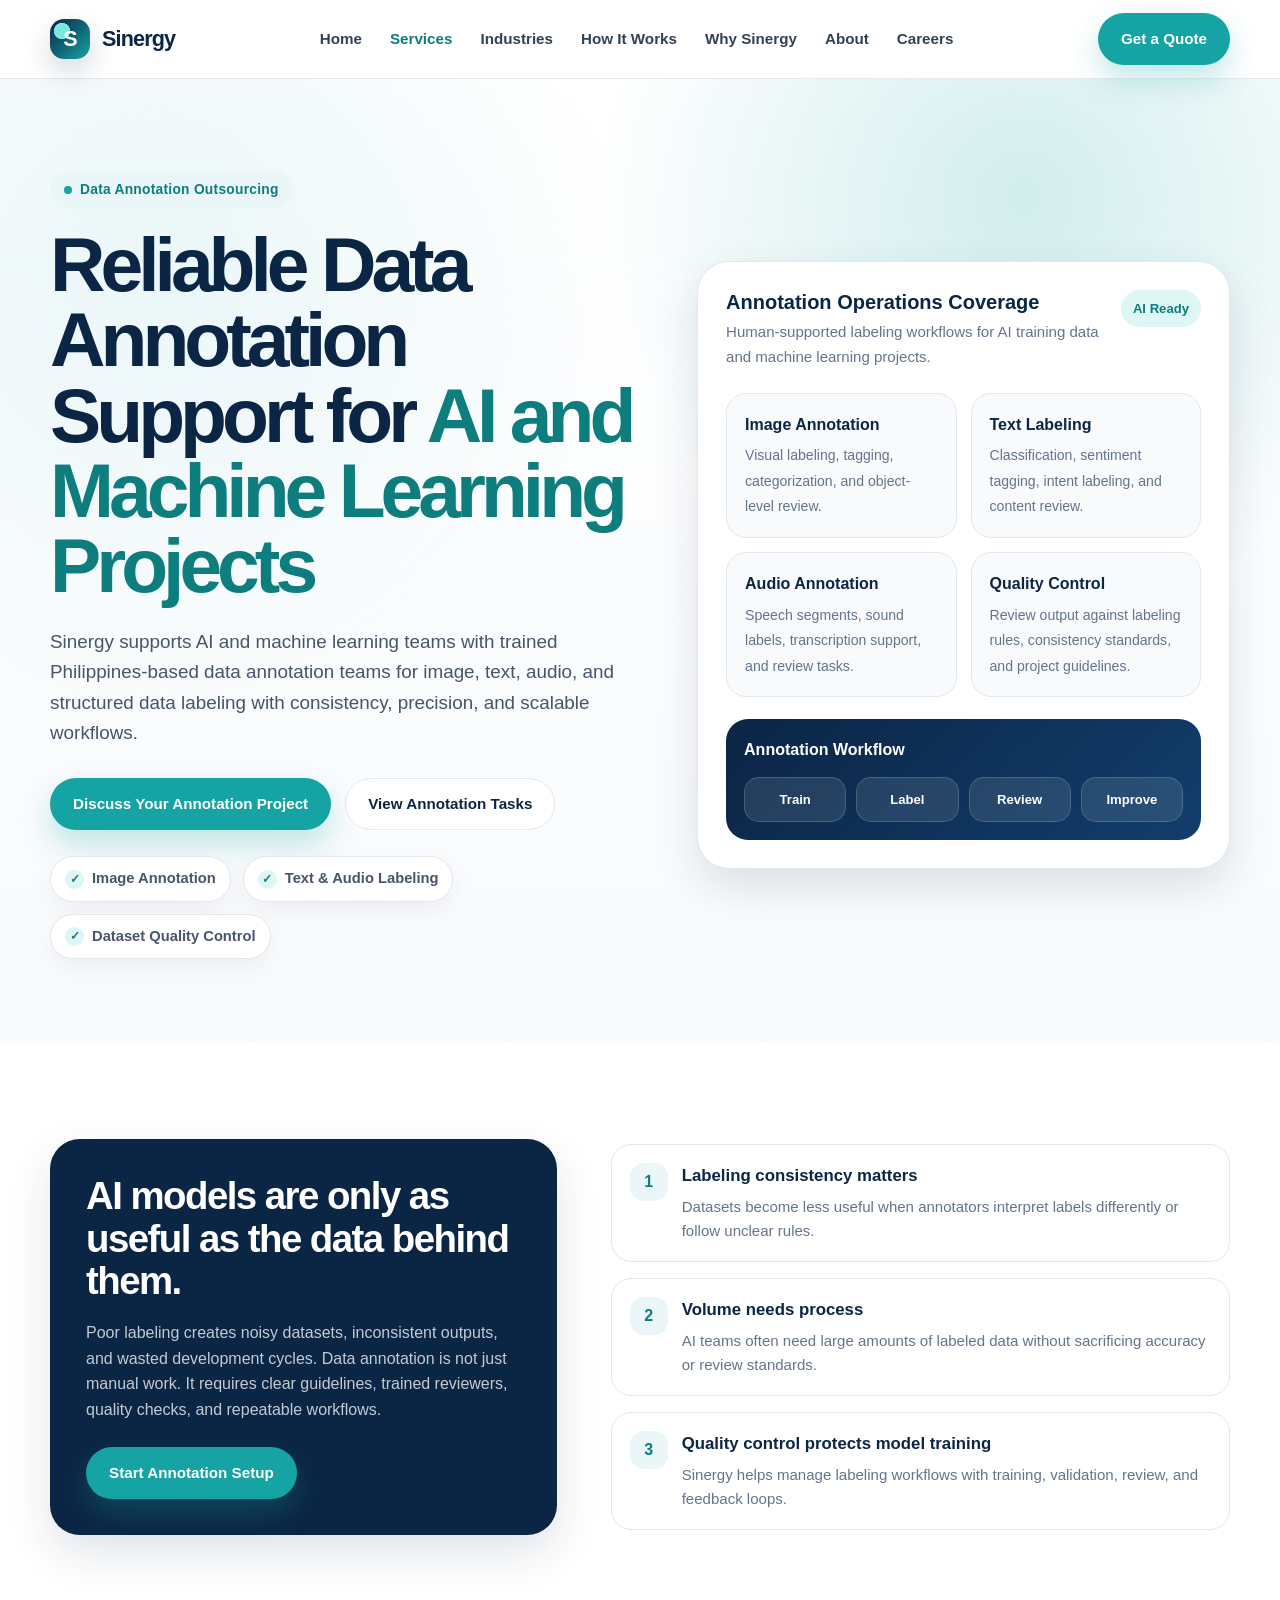
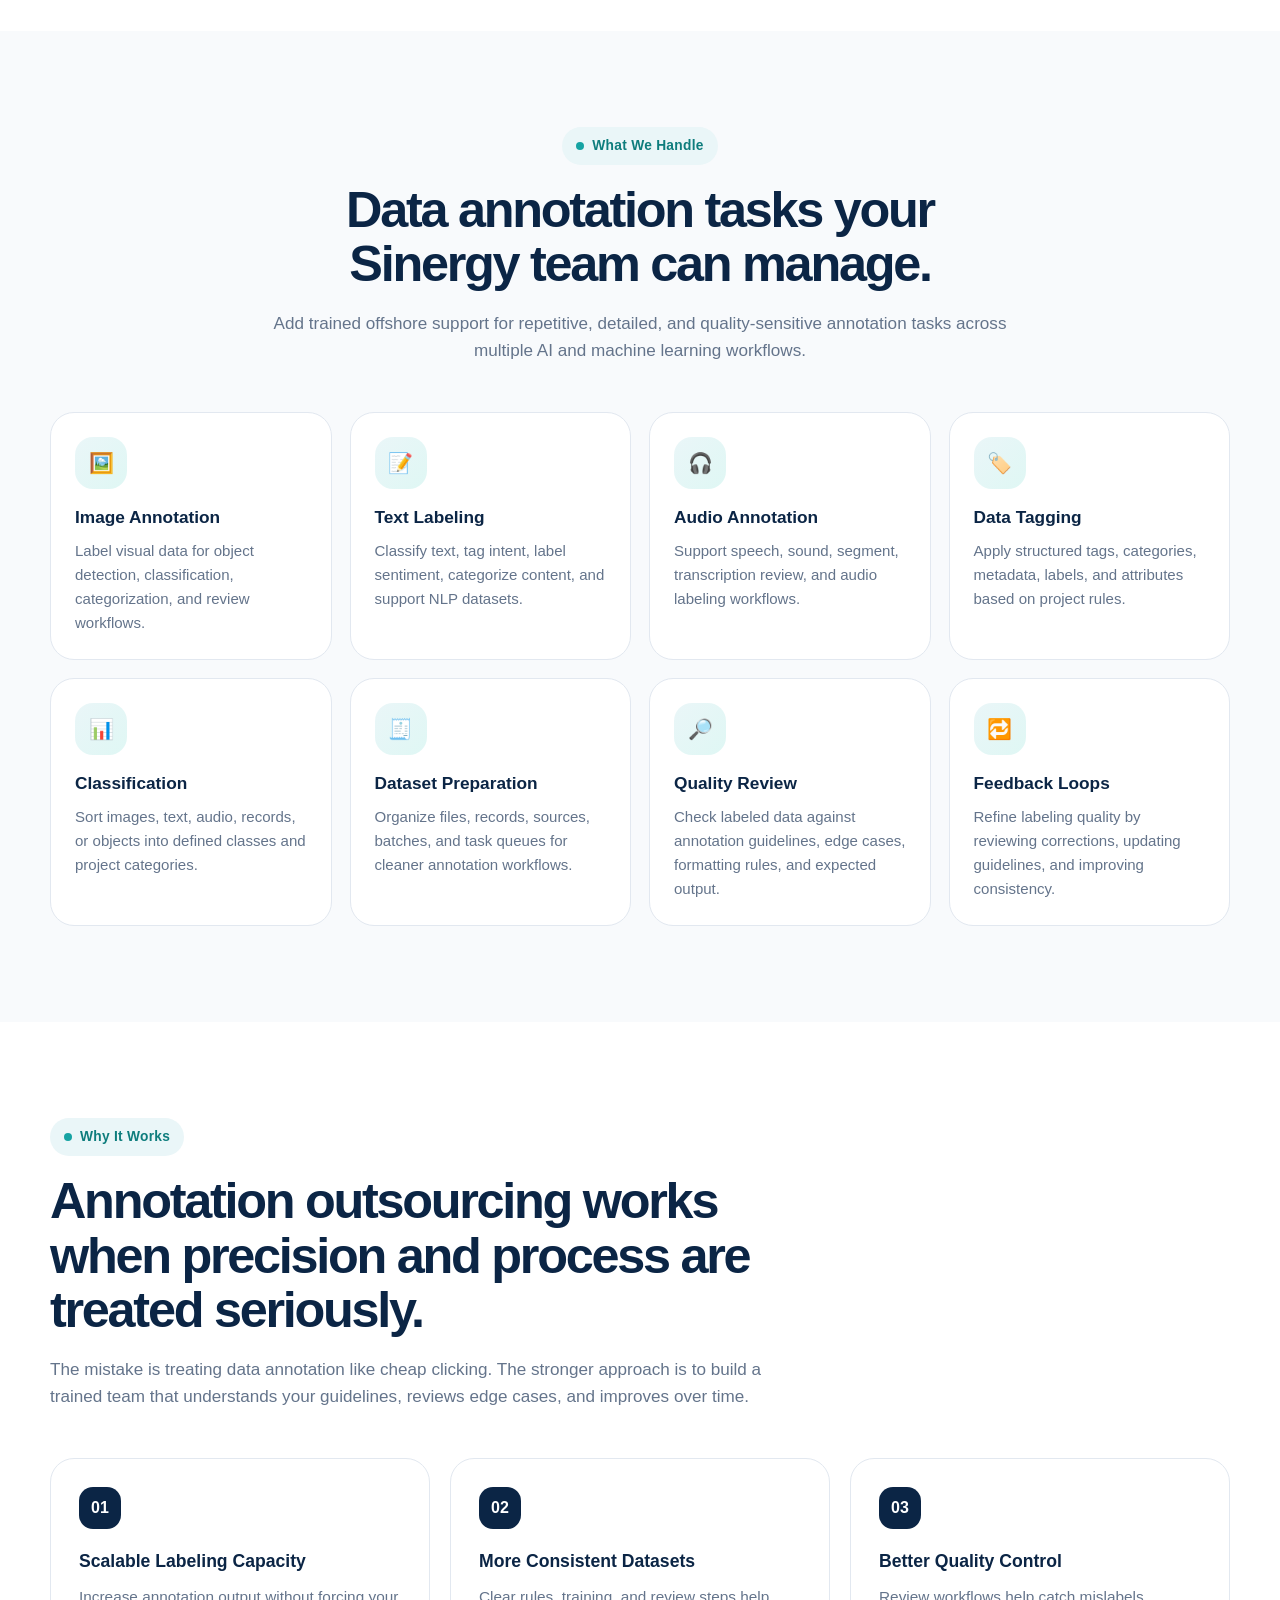
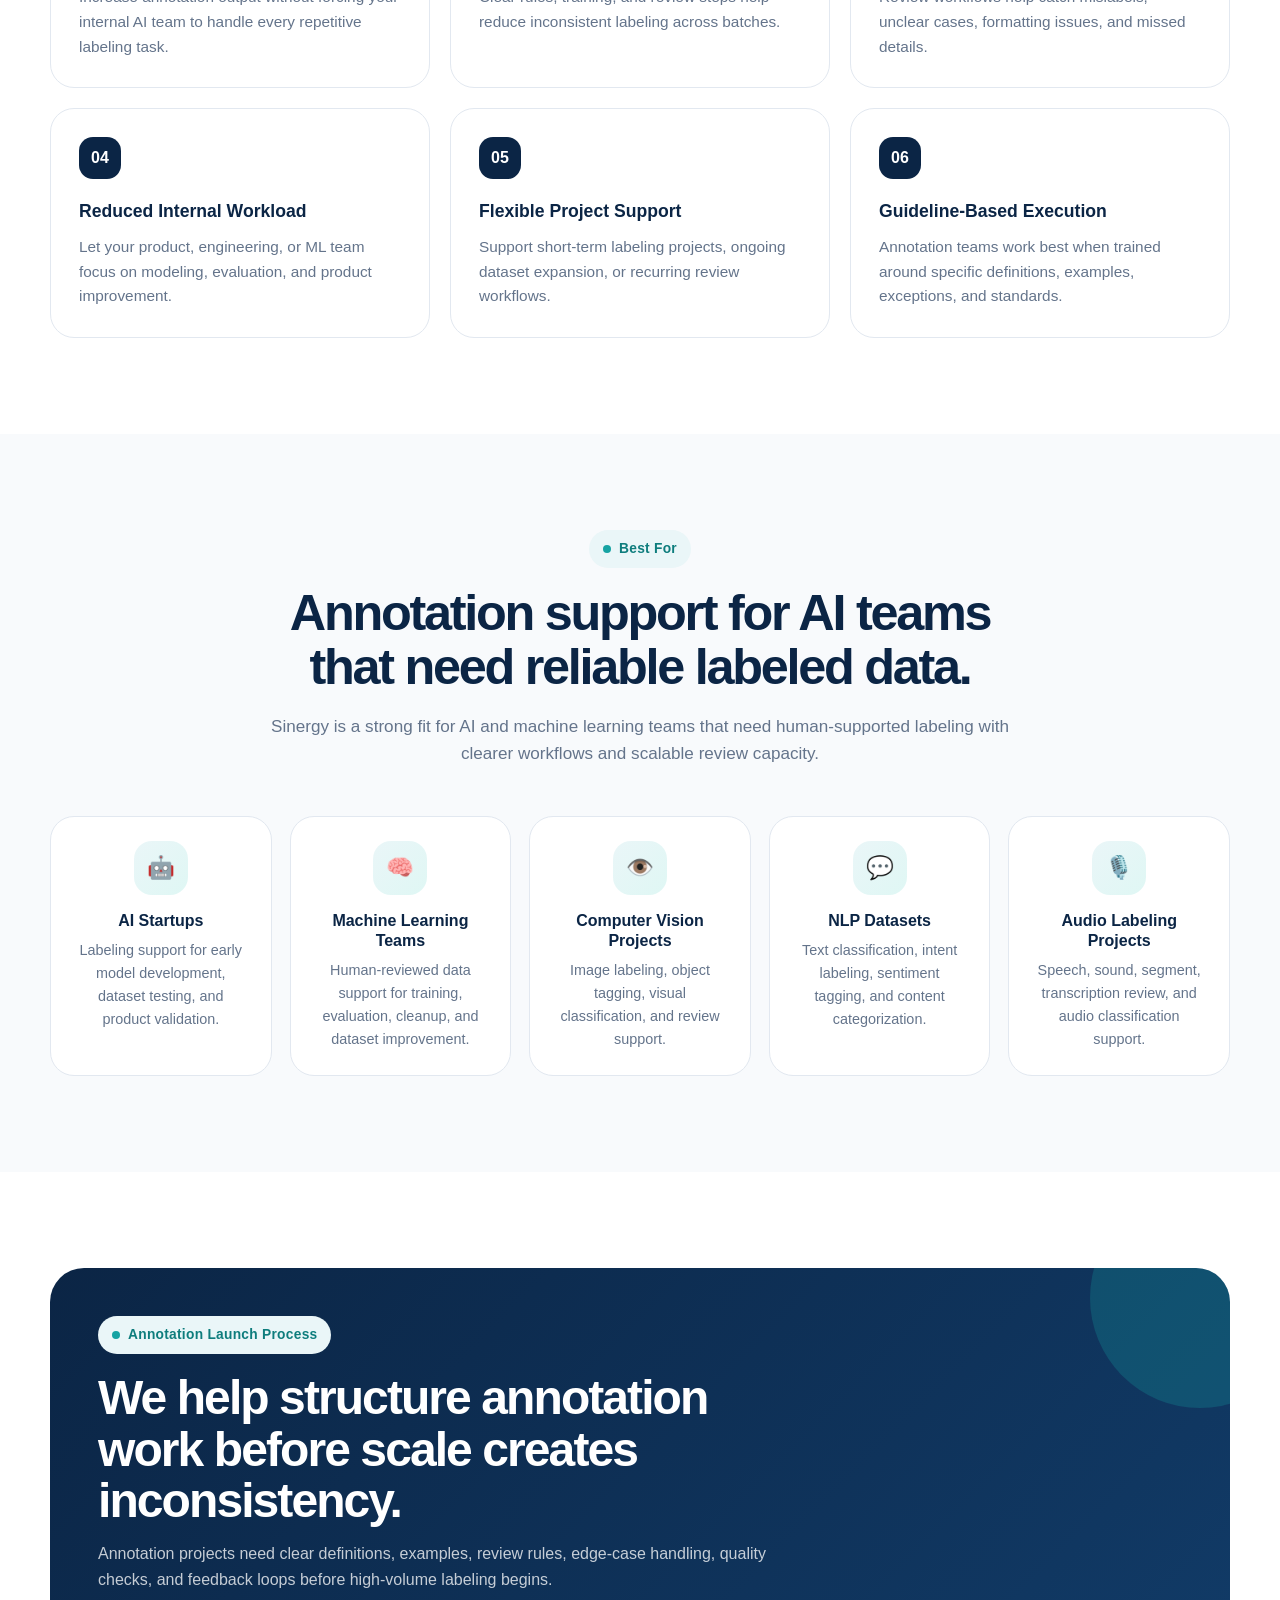
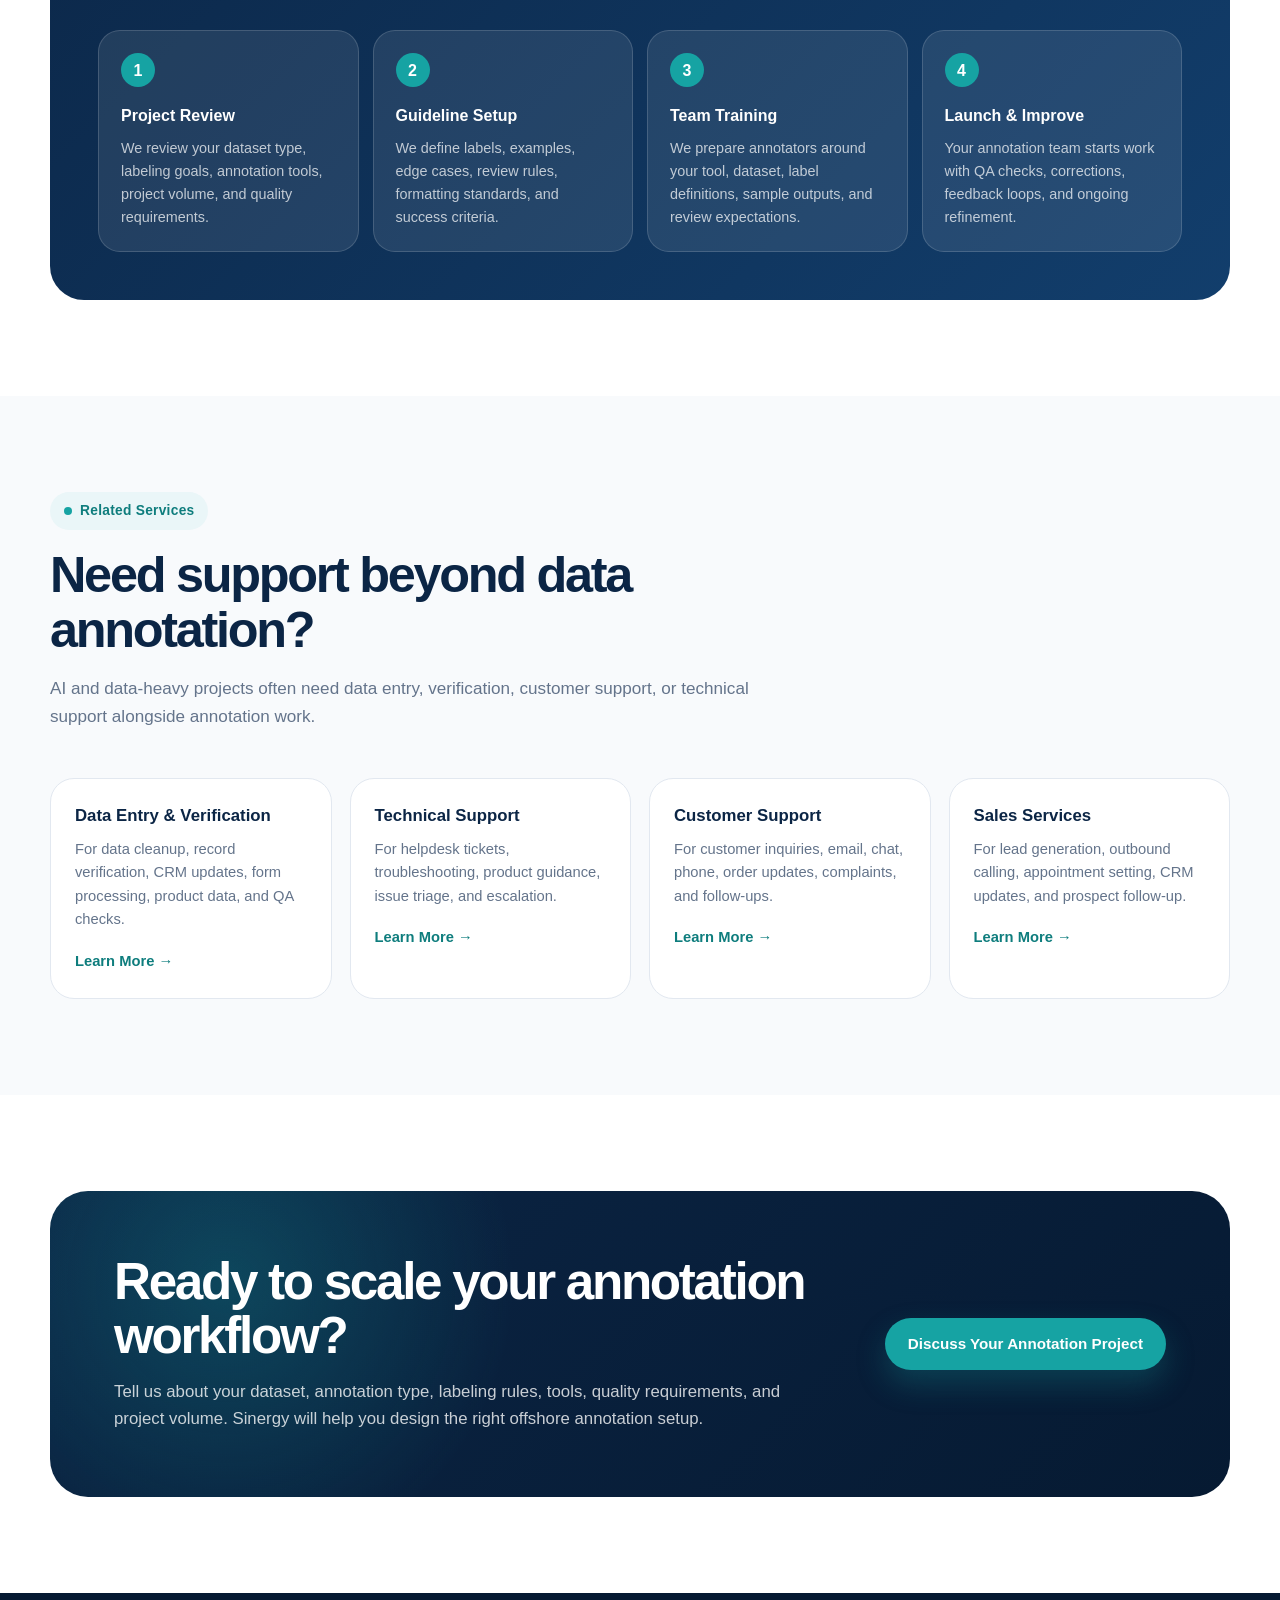
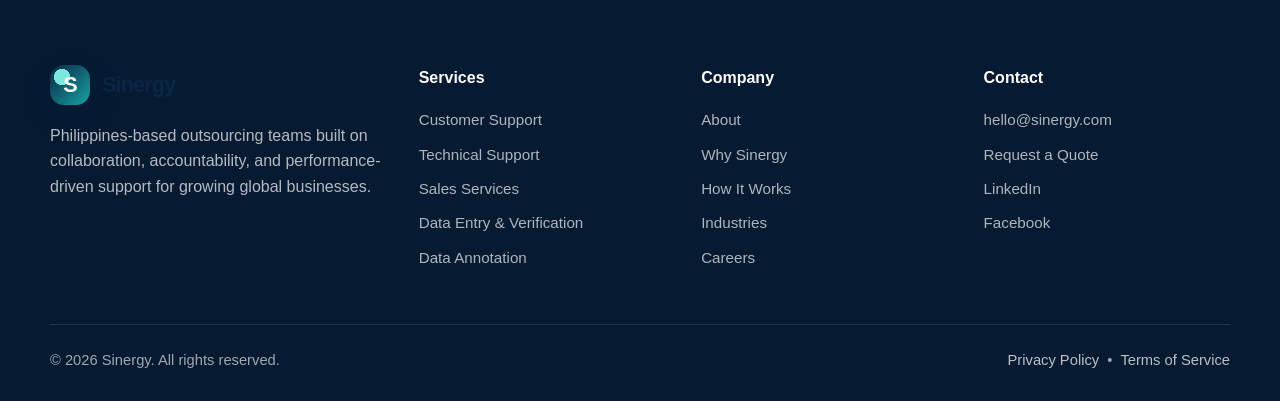
<file: html/data-annotation.html>
<!DOCTYPE html>
<html lang="en">
<head>
  <meta charset="UTF-8" />
  <meta name="viewport" content="width=device-width, initial-scale=1.0" />

  <title>Data Annotation Outsourcing | Sinergy</title>

  <meta
    name="description"
    content="Sinergy provides Philippines-based data annotation outsourcing for AI and machine learning teams, including image annotation, text labeling, audio annotation, data tagging, classification, and dataset quality control."
  />

  <meta
    name="keywords"
    content="data annotation outsourcing Philippines, AI data labeling, image annotation, text labeling, audio annotation, machine learning data services, dataset preparation"
  />

  <style>
    :root {
      --navy: #0B2545;
      --navy-dark: #061A32;
      --teal: #16A3A3;
      --teal-dark: #0E7D7D;
      --soft-blue: #EAF6F8;
      --soft-teal: #DFF7F4;
      --light-bg: #F8FAFC;
      --white: #FFFFFF;
      --text: #1F2937;
      --muted: #64748B;
      --border: #E2E8F0;
      --shadow: 0 18px 45px rgba(11, 37, 69, 0.12);
      --max-width: 1180px;
    }

    * {
      box-sizing: border-box;
      margin: 0;
      padding: 0;
    }

    html {
      scroll-behavior: smooth;
    }

    body {
      font-family: Inter, Manrope, Arial, sans-serif;
      color: var(--text);
      background: var(--white);
      line-height: 1.6;
    }

    a {
      color: inherit;
      text-decoration: none;
    }

    ul {
      list-style: none;
    }

    .container {
      width: min(100% - 32px, var(--max-width));
      margin-inline: auto;
    }

    .section {
      padding: 96px 0;
    }

    .section-light {
      background: var(--light-bg);
    }

    .eyebrow {
      display: inline-flex;
      align-items: center;
      gap: 8px;
      padding: 8px 14px;
      border-radius: 999px;
      background: var(--soft-blue);
      color: var(--teal-dark);
      font-size: 0.86rem;
      font-weight: 800;
      letter-spacing: 0.02em;
      margin-bottom: 18px;
    }

    .eyebrow::before {
      content: "";
      width: 8px;
      height: 8px;
      border-radius: 50%;
      background: var(--teal);
    }

    .section-header {
      max-width: 760px;
      margin-bottom: 48px;
    }

    .section-header.center {
      text-align: center;
      margin-inline: auto;
    }

    .section-header h2 {
      font-size: clamp(2rem, 4vw, 3.15rem);
      line-height: 1.08;
      color: var(--navy);
      letter-spacing: -0.045em;
      margin-bottom: 18px;
    }

    .section-header p {
      color: var(--muted);
      font-size: 1.07rem;
    }

    .btn {
      display: inline-flex;
      align-items: center;
      justify-content: center;
      gap: 10px;
      min-height: 48px;
      padding: 13px 22px;
      border-radius: 999px;
      font-weight: 800;
      font-size: 0.95rem;
      border: 1px solid transparent;
      cursor: pointer;
      transition: 0.25s ease;
    }

    .btn-primary {
      background: var(--teal);
      color: var(--white);
      box-shadow: 0 14px 30px rgba(22, 163, 163, 0.26);
    }

    .btn-primary:hover {
      background: var(--teal-dark);
      transform: translateY(-2px);
    }

    .btn-secondary {
      background: var(--white);
      color: var(--navy);
      border-color: var(--border);
    }

    .btn-secondary:hover {
      border-color: var(--teal);
      color: var(--teal-dark);
      transform: translateY(-2px);
    }

    .btn-dark {
      background: var(--navy);
      color: var(--white);
    }

    .btn-dark:hover {
      background: var(--navy-dark);
      transform: translateY(-2px);
    }

    /* Header */
    .site-header {
      position: sticky;
      top: 0;
      z-index: 100;
      background: rgba(255, 255, 255, 0.92);
      backdrop-filter: blur(18px);
      border-bottom: 1px solid rgba(226, 232, 240, 0.9);
    }

    .nav-wrap {
      height: 78px;
      display: flex;
      align-items: center;
      justify-content: space-between;
    }

    .logo {
      display: flex;
      align-items: center;
      gap: 12px;
      font-size: 1.35rem;
      font-weight: 900;
      color: var(--navy);
      letter-spacing: -0.04em;
    }

    .logo-mark {
      width: 40px;
      height: 40px;
      border-radius: 14px;
      background:
        radial-gradient(circle at 30% 30%, #7CE7DE 0 20%, transparent 21%),
        linear-gradient(135deg, var(--navy), var(--teal));
      display: grid;
      place-items: center;
      color: var(--white);
      font-weight: 900;
      box-shadow: 0 12px 28px rgba(11, 37, 69, 0.18);
    }

    .nav {
      display: flex;
      align-items: center;
      gap: 28px;
      font-size: 0.95rem;
      font-weight: 700;
      color: #334155;
    }

    .nav a {
      transition: 0.2s ease;
    }

    .nav a:hover,
    .nav a.active {
      color: var(--teal-dark);
    }

    .nav-actions {
      display: flex;
      align-items: center;
      gap: 14px;
    }

    .mobile-toggle {
      display: none;
      width: 44px;
      height: 44px;
      border: 1px solid var(--border);
      border-radius: 12px;
      background: var(--white);
      cursor: pointer;
      align-items: center;
      justify-content: center;
      flex-direction: column;
      gap: 5px;
    }

    .mobile-toggle span {
      width: 20px;
      height: 2px;
      background: var(--navy);
      border-radius: 999px;
    }

    /* Hero */
    .page-hero {
      position: relative;
      overflow: hidden;
      padding: 92px 0 84px;
      background:
        radial-gradient(circle at 80% 12%, rgba(22, 163, 163, 0.19), transparent 32%),
        radial-gradient(circle at 12% 20%, rgba(234, 246, 248, 1), transparent 34%),
        linear-gradient(180deg, #FFFFFF 0%, #F8FAFC 100%);
    }

    .hero-grid {
      display: grid;
      grid-template-columns: 1.05fr 0.95fr;
      gap: 58px;
      align-items: center;
    }

    .page-hero h1 {
      color: var(--navy);
      font-size: clamp(2.65rem, 6vw, 5rem);
      line-height: 0.98;
      letter-spacing: -0.065em;
      margin-bottom: 24px;
    }

    .page-hero h1 span {
      color: var(--teal-dark);
    }

    .hero-copy {
      color: #475569;
      font-size: 1.18rem;
      max-width: 650px;
      margin-bottom: 30px;
    }

    .hero-actions {
      display: flex;
      flex-wrap: wrap;
      gap: 14px;
      margin-bottom: 26px;
    }

    .trust-row {
      display: flex;
      flex-wrap: wrap;
      gap: 12px;
    }

    .trust-pill {
      display: inline-flex;
      align-items: center;
      gap: 8px;
      padding: 10px 14px;
      border-radius: 999px;
      background: var(--white);
      border: 1px solid var(--border);
      color: #475569;
      font-weight: 800;
      font-size: 0.92rem;
      box-shadow: 0 10px 24px rgba(15, 23, 42, 0.05);
    }

    .check {
      width: 19px;
      height: 19px;
      border-radius: 50%;
      background: var(--soft-teal);
      color: var(--teal-dark);
      display: inline-grid;
      place-items: center;
      font-size: 0.75rem;
      font-weight: 900;
    }

    .support-card {
      background: var(--white);
      border: 1px solid var(--border);
      border-radius: 32px;
      padding: 28px;
      box-shadow: var(--shadow);
      position: relative;
    }

    .support-card::before {
      content: "";
      position: absolute;
      width: 160px;
      height: 160px;
      background: var(--soft-teal);
      border-radius: 50%;
      right: -42px;
      top: -42px;
      z-index: -1;
    }

    .support-card-top {
      display: flex;
      justify-content: space-between;
      align-items: flex-start;
      gap: 18px;
      margin-bottom: 24px;
    }

    .support-card h3 {
      color: var(--navy);
      font-size: 1.25rem;
      line-height: 1.2;
      margin-bottom: 6px;
    }

    .support-card p {
      color: var(--muted);
      font-size: 0.94rem;
    }

    .status-badge {
      flex: 0 0 auto;
      padding: 8px 12px;
      border-radius: 999px;
      background: var(--soft-teal);
      color: var(--teal-dark);
      font-size: 0.82rem;
      font-weight: 900;
    }

    .channel-grid {
      display: grid;
      grid-template-columns: repeat(2, 1fr);
      gap: 14px;
      margin-bottom: 22px;
    }

    .channel-item {
      padding: 18px;
      border-radius: 20px;
      background: var(--light-bg);
      border: 1px solid var(--border);
    }

    .channel-item strong {
      display: block;
      color: var(--navy);
      margin-bottom: 5px;
      font-size: 1rem;
    }

    .channel-item span {
      color: var(--muted);
      font-size: 0.88rem;
    }

    .mini-workflow {
      padding: 18px;
      border-radius: 22px;
      background: linear-gradient(135deg, var(--navy), #123E6C);
      color: var(--white);
    }

    .mini-workflow h4 {
      margin-bottom: 14px;
    }

    .workflow-steps {
      display: grid;
      grid-template-columns: repeat(4, 1fr);
      gap: 10px;
    }

    .workflow-step {
      text-align: center;
      padding: 11px 8px;
      border-radius: 15px;
      background: rgba(255, 255, 255, 0.1);
      border: 1px solid rgba(255, 255, 255, 0.16);
      font-size: 0.82rem;
      font-weight: 800;
    }

    /* Intro */
    .intro-grid {
      display: grid;
      grid-template-columns: 0.9fr 1.1fr;
      gap: 54px;
      align-items: center;
    }

    .intro-panel {
      background: var(--navy);
      color: var(--white);
      border-radius: 30px;
      padding: 36px;
      box-shadow: var(--shadow);
    }

    .intro-panel h2 {
      font-size: clamp(1.8rem, 3vw, 2.5rem);
      line-height: 1.1;
      letter-spacing: -0.04em;
      margin-bottom: 18px;
    }

    .intro-panel p {
      color: rgba(255, 255, 255, 0.76);
      margin-bottom: 24px;
    }

    .intro-list {
      display: grid;
      gap: 16px;
    }

    .intro-item {
      display: flex;
      gap: 14px;
      align-items: flex-start;
      padding: 18px;
      border: 1px solid var(--border);
      background: var(--white);
      border-radius: 20px;
    }

    .intro-icon {
      flex: 0 0 38px;
      width: 38px;
      height: 38px;
      border-radius: 14px;
      background: var(--soft-blue);
      color: var(--teal-dark);
      display: grid;
      place-items: center;
      font-weight: 900;
    }

    .intro-item h3 {
      color: var(--navy);
      margin-bottom: 5px;
      font-size: 1.05rem;
    }

    .intro-item p {
      color: var(--muted);
      font-size: 0.94rem;
    }

    /* Tasks */
    .task-grid {
      display: grid;
      grid-template-columns: repeat(4, 1fr);
      gap: 18px;
    }

    .task-card {
      background: var(--white);
      border: 1px solid var(--border);
      border-radius: 24px;
      padding: 24px;
      transition: 0.25s ease;
      min-height: 210px;
    }

    .task-card:hover {
      transform: translateY(-5px);
      box-shadow: 0 16px 36px rgba(15, 23, 42, 0.08);
      border-color: rgba(22, 163, 163, 0.35);
    }

    .task-icon {
      width: 52px;
      height: 52px;
      border-radius: 18px;
      display: grid;
      place-items: center;
      background: linear-gradient(135deg, var(--soft-blue), var(--soft-teal));
      color: var(--teal-dark);
      font-size: 1.25rem;
      margin-bottom: 18px;
    }

    .task-card h3 {
      color: var(--navy);
      font-size: 1.08rem;
      margin-bottom: 10px;
      line-height: 1.25;
    }

    .task-card p {
      color: var(--muted);
      font-size: 0.94rem;
    }

    /* Benefits */
    .benefit-grid {
      display: grid;
      grid-template-columns: repeat(3, 1fr);
      gap: 20px;
    }

    .benefit-card {
      background: var(--white);
      border: 1px solid var(--border);
      border-radius: 24px;
      padding: 28px;
    }

    .benefit-number {
      width: 42px;
      height: 42px;
      border-radius: 14px;
      background: var(--navy);
      color: var(--white);
      display: grid;
      place-items: center;
      font-weight: 900;
      margin-bottom: 18px;
    }

    .benefit-card h3 {
      color: var(--navy);
      margin-bottom: 10px;
      font-size: 1.1rem;
    }

    .benefit-card p {
      color: var(--muted);
      font-size: 0.96rem;
    }

    /* Best For */
    .best-grid {
      display: grid;
      grid-template-columns: repeat(5, 1fr);
      gap: 18px;
    }

    .best-card {
      padding: 24px;
      border-radius: 24px;
      background: var(--white);
      border: 1px solid var(--border);
      text-align: center;
      transition: 0.25s ease;
    }

    .best-card:hover {
      transform: translateY(-5px);
      box-shadow: 0 16px 34px rgba(15, 23, 42, 0.08);
    }

    .best-card .emoji {
      width: 54px;
      height: 54px;
      margin: 0 auto 16px;
      border-radius: 18px;
      background: linear-gradient(135deg, var(--soft-blue), var(--soft-teal));
      display: grid;
      place-items: center;
      font-size: 1.4rem;
    }

    .best-card h3 {
      color: var(--navy);
      font-size: 1rem;
      line-height: 1.25;
      margin-bottom: 8px;
    }

    .best-card p {
      color: var(--muted);
      font-size: 0.9rem;
    }

    /* Process */
    .process-wrap {
      background: linear-gradient(135deg, var(--navy), #123E6C);
      border-radius: 34px;
      padding: 48px;
      color: var(--white);
      position: relative;
      overflow: hidden;
    }

    .process-wrap::after {
      content: "";
      position: absolute;
      right: -80px;
      top: -80px;
      width: 220px;
      height: 220px;
      border-radius: 50%;
      background: rgba(22, 163, 163, 0.25);
    }

    .process-header {
      max-width: 720px;
      margin-bottom: 38px;
      position: relative;
      z-index: 2;
    }

    .process-header h2 {
      font-size: clamp(2rem, 4vw, 3rem);
      line-height: 1.08;
      letter-spacing: -0.04em;
      margin-bottom: 14px;
    }

    .process-header p {
      color: rgba(255, 255, 255, 0.76);
    }

    .process-grid {
      display: grid;
      grid-template-columns: repeat(4, 1fr);
      gap: 14px;
      position: relative;
      z-index: 2;
    }

    .process-step {
      padding: 22px;
      border-radius: 22px;
      background: rgba(255, 255, 255, 0.09);
      border: 1px solid rgba(255, 255, 255, 0.15);
    }

    .process-step span {
      display: inline-grid;
      place-items: center;
      width: 34px;
      height: 34px;
      border-radius: 50%;
      background: var(--teal);
      color: var(--white);
      font-weight: 900;
      margin-bottom: 16px;
    }

    .process-step h3 {
      font-size: 1rem;
      margin-bottom: 8px;
    }

    .process-step p {
      color: rgba(255, 255, 255, 0.72);
      font-size: 0.9rem;
    }

    /* Related Services */
    .related-grid {
      display: grid;
      grid-template-columns: repeat(4, 1fr);
      gap: 18px;
    }

    .related-card {
      background: var(--white);
      border: 1px solid var(--border);
      border-radius: 24px;
      padding: 24px;
      transition: 0.25s ease;
    }

    .related-card:hover {
      transform: translateY(-5px);
      box-shadow: 0 16px 34px rgba(15, 23, 42, 0.08);
      border-color: rgba(22, 163, 163, 0.35);
    }

    .related-card h3 {
      color: var(--navy);
      margin-bottom: 8px;
      font-size: 1.05rem;
    }

    .related-card p {
      color: var(--muted);
      font-size: 0.92rem;
      margin-bottom: 16px;
    }

    .related-card a {
      color: var(--teal-dark);
      font-weight: 900;
      font-size: 0.92rem;
    }

    /* CTA */
    .cta {
      background:
        radial-gradient(circle at 15% 30%, rgba(22, 163, 163, 0.28), transparent 28%),
        linear-gradient(135deg, var(--navy), var(--navy-dark));
      color: var(--white);
      border-radius: 38px;
      padding: 64px;
      display: grid;
      grid-template-columns: 1fr auto;
      align-items: center;
      gap: 32px;
      overflow: hidden;
    }

    .cta h2 {
      font-size: clamp(2rem, 4vw, 3.25rem);
      line-height: 1.06;
      letter-spacing: -0.045em;
      margin-bottom: 16px;
      max-width: 760px;
    }

    .cta p {
      color: rgba(255, 255, 255, 0.78);
      max-width: 690px;
      font-size: 1.05rem;
    }

    /* Footer */
    .footer {
      background: #061A32;
      color: var(--white);
      padding: 72px 0 28px;
    }

    .footer-grid {
      display: grid;
      grid-template-columns: 1.35fr repeat(3, 1fr);
      gap: 36px;
      margin-bottom: 54px;
    }

    .footer-brand p {
      color: rgba(255, 255, 255, 0.7);
      margin-top: 18px;
      max-width: 380px;
    }

    .footer h4 {
      margin-bottom: 18px;
      color: var(--white);
    }

    .footer-links {
      display: grid;
      gap: 10px;
    }

    .footer-links a {
      color: rgba(255, 255, 255, 0.68);
      transition: 0.2s ease;
      font-size: 0.95rem;
    }

    .footer-links a:hover {
      color: var(--white);
    }

    .footer-bottom {
      border-top: 1px solid rgba(255, 255, 255, 0.12);
      padding-top: 24px;
      display: flex;
      justify-content: space-between;
      gap: 18px;
      flex-wrap: wrap;
      color: rgba(255, 255, 255, 0.62);
      font-size: 0.92rem;
    }

    .footer-bottom a {
      color: rgba(255, 255, 255, 0.72);
    }

    /* Responsive */
    @media (max-width: 1100px) {
      .task-grid,
      .related-grid {
        grid-template-columns: repeat(3, 1fr);
      }

      .best-grid {
        grid-template-columns: repeat(3, 1fr);
      }

      .process-grid {
        grid-template-columns: repeat(2, 1fr);
      }
    }

    @media (max-width: 920px) {
      .mobile-toggle {
        display: flex;
      }

      .nav {
        position: fixed;
        inset: 78px 16px auto 16px;
        background: var(--white);
        border: 1px solid var(--border);
        border-radius: 20px;
        box-shadow: var(--shadow);
        padding: 18px;
        display: none;
        flex-direction: column;
        align-items: stretch;
        gap: 4px;
      }

      .nav.is-open {
        display: flex;
      }

      .nav a {
        padding: 13px 14px;
        border-radius: 12px;
      }

      .nav a:hover,
      .nav a.active {
        background: var(--light-bg);
      }

      .nav-actions .btn {
        display: none;
      }

      .hero-grid,
      .intro-grid,
      .cta {
        grid-template-columns: 1fr;
      }

      .benefit-grid {
        grid-template-columns: repeat(2, 1fr);
      }

      .footer-grid {
        grid-template-columns: 1fr 1fr;
      }
    }

    @media (max-width: 680px) {
      .container {
        width: min(100% - 24px, var(--max-width));
      }

      .section {
        padding: 72px 0;
      }

      .page-hero {
        padding: 62px 0 70px;
      }

      .page-hero h1 {
        font-size: 2.65rem;
      }

      .hero-copy {
        font-size: 1.04rem;
      }

      .hero-actions {
        flex-direction: column;
      }

      .btn {
        width: 100%;
      }

      .support-card {
        padding: 22px;
        border-radius: 24px;
      }

      .support-card-top {
        flex-direction: column;
      }

      .channel-grid,
      .workflow-steps,
      .task-grid,
      .benefit-grid,
      .best-grid,
      .process-grid,
      .related-grid,
      .footer-grid {
        grid-template-columns: 1fr;
      }

      .intro-panel,
      .process-wrap,
      .cta {
        padding: 32px 22px;
        border-radius: 28px;
      }

      .footer-bottom {
        flex-direction: column;
      }
    }
  </style>
</head>

<body>
  <header class="site-header">
    <div class="container nav-wrap">
      <a href="index.html" class="logo" aria-label="Sinergy Home">
        <span class="logo-mark">S</span>
        <span>Sinergy</span>
      </a>

      <nav class="nav" id="mainNav" aria-label="Main navigation">
        <a href="index.html">Home</a>
        <a href="services.html" class="active">Services</a>
        <a href="industries.html">Industries</a>
        <a href="how-it-works.html">How It Works</a>
        <a href="why-sinergy.html">Why Sinergy</a>
        <a href="about.html">About</a>
        <a href="careers.html">Careers</a>
      </nav>

      <div class="nav-actions">
        <a href="contact.html" class="btn btn-primary">Get a Quote</a>

        <button class="mobile-toggle" id="mobileToggle" aria-label="Open mobile menu" aria-expanded="false">
          <span></span>
          <span></span>
          <span></span>
        </button>
      </div>
    </div>
  </header>

  <main>
    <!-- Hero -->
    <section class="page-hero">
      <div class="container hero-grid">
        <div>
          <div class="eyebrow">Data Annotation Outsourcing</div>

          <h1>
            Reliable Data Annotation Support for <span>AI and Machine Learning Projects</span>
          </h1>

          <p class="hero-copy">
            Sinergy supports AI and machine learning teams with trained Philippines-based data annotation teams
            for image, text, audio, and structured data labeling with consistency, precision, and scalable workflows.
          </p>

          <div class="hero-actions">
            <a href="contact.html" class="btn btn-primary">Discuss Your Annotation Project</a>
            <a href="#annotation-tasks" class="btn btn-secondary">View Annotation Tasks</a>
          </div>

          <div class="trust-row">
            <span class="trust-pill"><span class="check">✓</span> Image Annotation</span>
            <span class="trust-pill"><span class="check">✓</span> Text & Audio Labeling</span>
            <span class="trust-pill"><span class="check">✓</span> Dataset Quality Control</span>
          </div>
        </div>

        <div class="support-card">
          <div class="support-card-top">
            <div>
              <h3>Annotation Operations Coverage</h3>
              <p>Human-supported labeling workflows for AI training data and machine learning projects.</p>
            </div>

            <span class="status-badge">AI Ready</span>
          </div>

          <div class="channel-grid">
            <div class="channel-item">
              <strong>Image Annotation</strong>
              <span>Visual labeling, tagging, categorization, and object-level review.</span>
            </div>

            <div class="channel-item">
              <strong>Text Labeling</strong>
              <span>Classification, sentiment tagging, intent labeling, and content review.</span>
            </div>

            <div class="channel-item">
              <strong>Audio Annotation</strong>
              <span>Speech segments, sound labels, transcription support, and review tasks.</span>
            </div>

            <div class="channel-item">
              <strong>Quality Control</strong>
              <span>Review output against labeling rules, consistency standards, and project guidelines.</span>
            </div>
          </div>

          <div class="mini-workflow">
            <h4>Annotation Workflow</h4>
            <div class="workflow-steps">
              <div class="workflow-step">Train</div>
              <div class="workflow-step">Label</div>
              <div class="workflow-step">Review</div>
              <div class="workflow-step">Improve</div>
            </div>
          </div>
        </div>
      </div>
    </section>

    <!-- Intro -->
    <section class="section">
      <div class="container intro-grid">
        <div class="intro-panel">
          <h2>AI models are only as useful as the data behind them.</h2>
          <p>
            Poor labeling creates noisy datasets, inconsistent outputs, and wasted development cycles.
            Data annotation is not just manual work. It requires clear guidelines, trained reviewers,
            quality checks, and repeatable workflows.
          </p>
          <a href="contact.html" class="btn btn-primary">Start Annotation Setup</a>
        </div>

        <div class="intro-list">
          <div class="intro-item">
            <div class="intro-icon">1</div>
            <div>
              <h3>Labeling consistency matters</h3>
              <p>Datasets become less useful when annotators interpret labels differently or follow unclear rules.</p>
            </div>
          </div>

          <div class="intro-item">
            <div class="intro-icon">2</div>
            <div>
              <h3>Volume needs process</h3>
              <p>AI teams often need large amounts of labeled data without sacrificing accuracy or review standards.</p>
            </div>
          </div>

          <div class="intro-item">
            <div class="intro-icon">3</div>
            <div>
              <h3>Quality control protects model training</h3>
              <p>Sinergy helps manage labeling workflows with training, validation, review, and feedback loops.</p>
            </div>
          </div>
        </div>
      </div>
    </section>

    <!-- Tasks -->
    <section class="section section-light" id="annotation-tasks">
      <div class="container">
        <div class="section-header center">
          <div class="eyebrow">What We Handle</div>
          <h2>Data annotation tasks your Sinergy team can manage.</h2>
          <p>
            Add trained offshore support for repetitive, detailed, and quality-sensitive annotation tasks
            across multiple AI and machine learning workflows.
          </p>
        </div>

        <div class="task-grid">
          <article class="task-card">
            <div class="task-icon">🖼️</div>
            <h3>Image Annotation</h3>
            <p>Label visual data for object detection, classification, categorization, and review workflows.</p>
          </article>

          <article class="task-card">
            <div class="task-icon">📝</div>
            <h3>Text Labeling</h3>
            <p>Classify text, tag intent, label sentiment, categorize content, and support NLP datasets.</p>
          </article>

          <article class="task-card">
            <div class="task-icon">🎧</div>
            <h3>Audio Annotation</h3>
            <p>Support speech, sound, segment, transcription review, and audio labeling workflows.</p>
          </article>

          <article class="task-card">
            <div class="task-icon">🏷️</div>
            <h3>Data Tagging</h3>
            <p>Apply structured tags, categories, metadata, labels, and attributes based on project rules.</p>
          </article>

          <article class="task-card">
            <div class="task-icon">📊</div>
            <h3>Classification</h3>
            <p>Sort images, text, audio, records, or objects into defined classes and project categories.</p>
          </article>

          <article class="task-card">
            <div class="task-icon">🧾</div>
            <h3>Dataset Preparation</h3>
            <p>Organize files, records, sources, batches, and task queues for cleaner annotation workflows.</p>
          </article>

          <article class="task-card">
            <div class="task-icon">🔎</div>
            <h3>Quality Review</h3>
            <p>Check labeled data against annotation guidelines, edge cases, formatting rules, and expected output.</p>
          </article>

          <article class="task-card">
            <div class="task-icon">🔁</div>
            <h3>Feedback Loops</h3>
            <p>Refine labeling quality by reviewing corrections, updating guidelines, and improving consistency.</p>
          </article>
        </div>
      </div>
    </section>

    <!-- Benefits -->
    <section class="section">
      <div class="container">
        <div class="section-header">
          <div class="eyebrow">Why It Works</div>
          <h2>Annotation outsourcing works when precision and process are treated seriously.</h2>
          <p>
            The mistake is treating data annotation like cheap clicking. The stronger approach is to build
            a trained team that understands your guidelines, reviews edge cases, and improves over time.
          </p>
        </div>

        <div class="benefit-grid">
          <article class="benefit-card">
            <div class="benefit-number">01</div>
            <h3>Scalable Labeling Capacity</h3>
            <p>Increase annotation output without forcing your internal AI team to handle every repetitive labeling task.</p>
          </article>

          <article class="benefit-card">
            <div class="benefit-number">02</div>
            <h3>More Consistent Datasets</h3>
            <p>Clear rules, training, and review steps help reduce inconsistent labeling across batches.</p>
          </article>

          <article class="benefit-card">
            <div class="benefit-number">03</div>
            <h3>Better Quality Control</h3>
            <p>Review workflows help catch mislabels, unclear cases, formatting issues, and missed details.</p>
          </article>

          <article class="benefit-card">
            <div class="benefit-number">04</div>
            <h3>Reduced Internal Workload</h3>
            <p>Let your product, engineering, or ML team focus on modeling, evaluation, and product improvement.</p>
          </article>

          <article class="benefit-card">
            <div class="benefit-number">05</div>
            <h3>Flexible Project Support</h3>
            <p>Support short-term labeling projects, ongoing dataset expansion, or recurring review workflows.</p>
          </article>

          <article class="benefit-card">
            <div class="benefit-number">06</div>
            <h3>Guideline-Based Execution</h3>
            <p>Annotation teams work best when trained around specific definitions, examples, exceptions, and standards.</p>
          </article>
        </div>
      </div>
    </section>

    <!-- Best For -->
    <section class="section section-light">
      <div class="container">
        <div class="section-header center">
          <div class="eyebrow">Best For</div>
          <h2>Annotation support for AI teams that need reliable labeled data.</h2>
          <p>
            Sinergy is a strong fit for AI and machine learning teams that need human-supported labeling
            with clearer workflows and scalable review capacity.
          </p>
        </div>

        <div class="best-grid">
          <article class="best-card">
            <div class="emoji">🤖</div>
            <h3>AI Startups</h3>
            <p>Labeling support for early model development, dataset testing, and product validation.</p>
          </article>

          <article class="best-card">
            <div class="emoji">🧠</div>
            <h3>Machine Learning Teams</h3>
            <p>Human-reviewed data support for training, evaluation, cleanup, and dataset improvement.</p>
          </article>

          <article class="best-card">
            <div class="emoji">👁️</div>
            <h3>Computer Vision Projects</h3>
            <p>Image labeling, object tagging, visual classification, and review support.</p>
          </article>

          <article class="best-card">
            <div class="emoji">💬</div>
            <h3>NLP Datasets</h3>
            <p>Text classification, intent labeling, sentiment tagging, and content categorization.</p>
          </article>

          <article class="best-card">
            <div class="emoji">🎙️</div>
            <h3>Audio Labeling Projects</h3>
            <p>Speech, sound, segment, transcription review, and audio classification support.</p>
          </article>
        </div>
      </div>
    </section>

    <!-- Process -->
    <section class="section">
      <div class="container">
        <div class="process-wrap">
          <div class="process-header">
            <div class="eyebrow">Annotation Launch Process</div>
            <h2>We help structure annotation work before scale creates inconsistency.</h2>
            <p>
              Annotation projects need clear definitions, examples, review rules, edge-case handling,
              quality checks, and feedback loops before high-volume labeling begins.
            </p>
          </div>

          <div class="process-grid">
            <article class="process-step">
              <span>1</span>
              <h3>Project Review</h3>
              <p>We review your dataset type, labeling goals, annotation tools, project volume, and quality requirements.</p>
            </article>

            <article class="process-step">
              <span>2</span>
              <h3>Guideline Setup</h3>
              <p>We define labels, examples, edge cases, review rules, formatting standards, and success criteria.</p>
            </article>

            <article class="process-step">
              <span>3</span>
              <h3>Team Training</h3>
              <p>We prepare annotators around your tool, dataset, label definitions, sample outputs, and review expectations.</p>
            </article>

            <article class="process-step">
              <span>4</span>
              <h3>Launch & Improve</h3>
              <p>Your annotation team starts work with QA checks, corrections, feedback loops, and ongoing refinement.</p>
            </article>
          </div>
        </div>
      </div>
    </section>

    <!-- Related Services -->
    <section class="section section-light">
      <div class="container">
        <div class="section-header">
          <div class="eyebrow">Related Services</div>
          <h2>Need support beyond data annotation?</h2>
          <p>
            AI and data-heavy projects often need data entry, verification, customer support, or technical support
            alongside annotation work.
          </p>
        </div>

        <div class="related-grid">
          <article class="related-card">
            <h3>Data Entry & Verification</h3>
            <p>For data cleanup, record verification, CRM updates, form processing, product data, and QA checks.</p>
            <a href="data-entry-verification.html">Learn More →</a>
          </article>

          <article class="related-card">
            <h3>Technical Support</h3>
            <p>For helpdesk tickets, troubleshooting, product guidance, issue triage, and escalation.</p>
            <a href="technical-support.html">Learn More →</a>
          </article>

          <article class="related-card">
            <h3>Customer Support</h3>
            <p>For customer inquiries, email, chat, phone, order updates, complaints, and follow-ups.</p>
            <a href="customer-support.html">Learn More →</a>
          </article>

          <article class="related-card">
            <h3>Sales Services</h3>
            <p>For lead generation, outbound calling, appointment setting, CRM updates, and prospect follow-up.</p>
            <a href="sales-services.html">Learn More →</a>
          </article>
        </div>
      </div>
    </section>

    <!-- Final CTA -->
    <section class="section">
      <div class="container">
        <div class="cta">
          <div>
            <h2>Ready to scale your annotation workflow?</h2>
            <p>
              Tell us about your dataset, annotation type, labeling rules, tools, quality requirements,
              and project volume. Sinergy will help you design the right offshore annotation setup.
            </p>
          </div>

          <a href="contact.html" class="btn btn-primary">Discuss Your Annotation Project</a>
        </div>
      </div>
    </section>
  </main>

  <!-- Footer -->
  <footer class="footer">
    <div class="container">
      <div class="footer-grid">
        <div class="footer-brand">
          <a href="index.html" class="logo">
            <span class="logo-mark">S</span>
            <span>Sinergy</span>
          </a>

          <p>
            Philippines-based outsourcing teams built on collaboration, accountability,
            and performance-driven support for growing global businesses.
          </p>
        </div>

        <div>
          <h4>Services</h4>
          <div class="footer-links">
            <a href="customer-support.html">Customer Support</a>
            <a href="technical-support.html">Technical Support</a>
            <a href="sales-services.html">Sales Services</a>
            <a href="data-entry-verification.html">Data Entry & Verification</a>
            <a href="data-annotation.html">Data Annotation</a>
          </div>
        </div>

        <div>
          <h4>Company</h4>
          <div class="footer-links">
            <a href="about.html">About</a>
            <a href="why-sinergy.html">Why Sinergy</a>
            <a href="how-it-works.html">How It Works</a>
            <a href="industries.html">Industries</a>
            <a href="careers.html">Careers</a>
          </div>
        </div>

        <div>
          <h4>Contact</h4>
          <div class="footer-links">
            <a href="mailto:hello@sinergy.com">hello@sinergy.com</a>
            <a href="contact.html">Request a Quote</a>
            <a href="#">LinkedIn</a>
            <a href="#">Facebook</a>
          </div>
        </div>
      </div>

      <div class="footer-bottom">
        <p>© <span id="year"></span> Sinergy. All rights reserved.</p>

        <div>
          <a href="privacy-policy.html">Privacy Policy</a>
          &nbsp;•&nbsp;
          <a href="terms-of-service.html">Terms of Service</a>
        </div>
      </div>
    </div>
  </footer>

  <script>
    const mobileToggle = document.getElementById("mobileToggle");
    const mainNav = document.getElementById("mainNav");

    mobileToggle.addEventListener("click", function () {
      const isOpen = mainNav.classList.toggle("is-open");
      mobileToggle.setAttribute("aria-expanded", isOpen ? "true" : "false");
    });

    const navLinks = mainNav.querySelectorAll("a");

    navLinks.forEach(function (link) {
      link.addEventListener("click", function () {
        mainNav.classList.remove("is-open");
        mobileToggle.setAttribute("aria-expanded", "false");
      });
    });

    document.getElementById("year").textContent = new Date().getFullYear();
  </script>
</body>
</html>
</file>
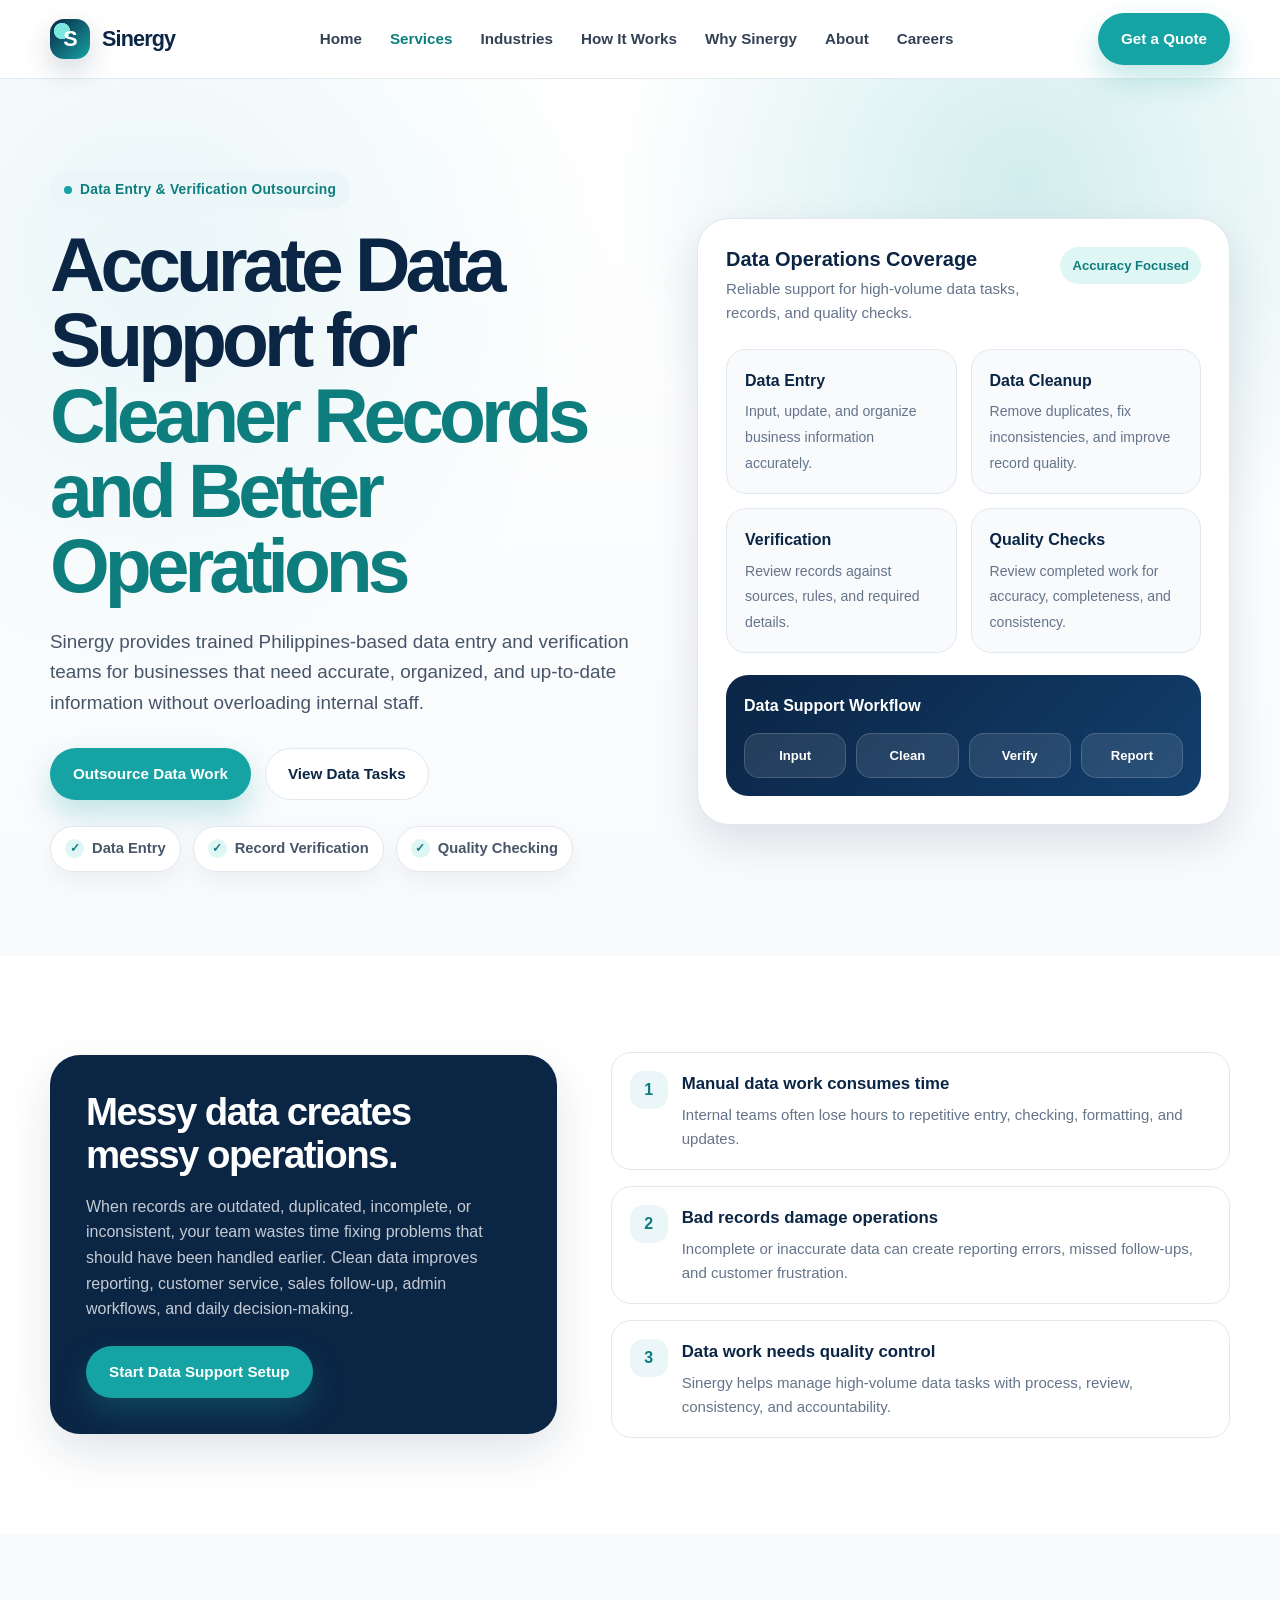
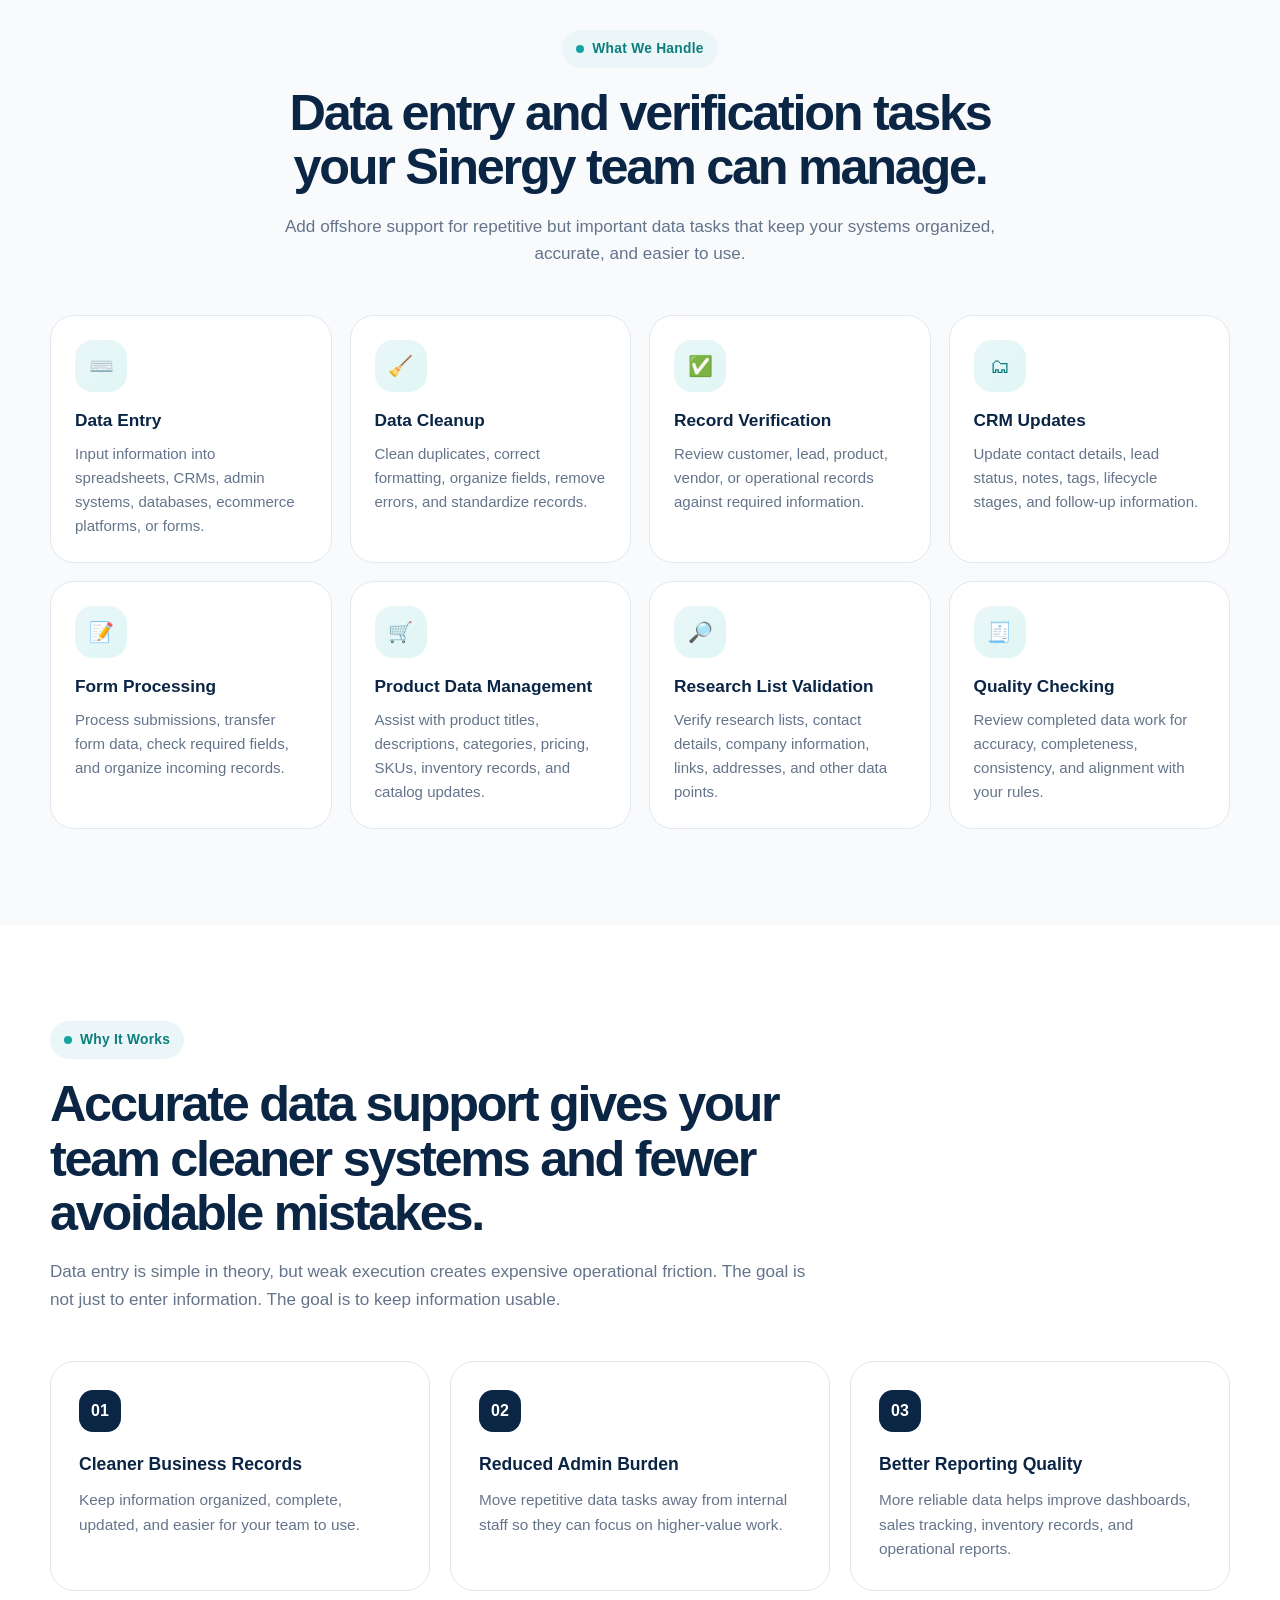
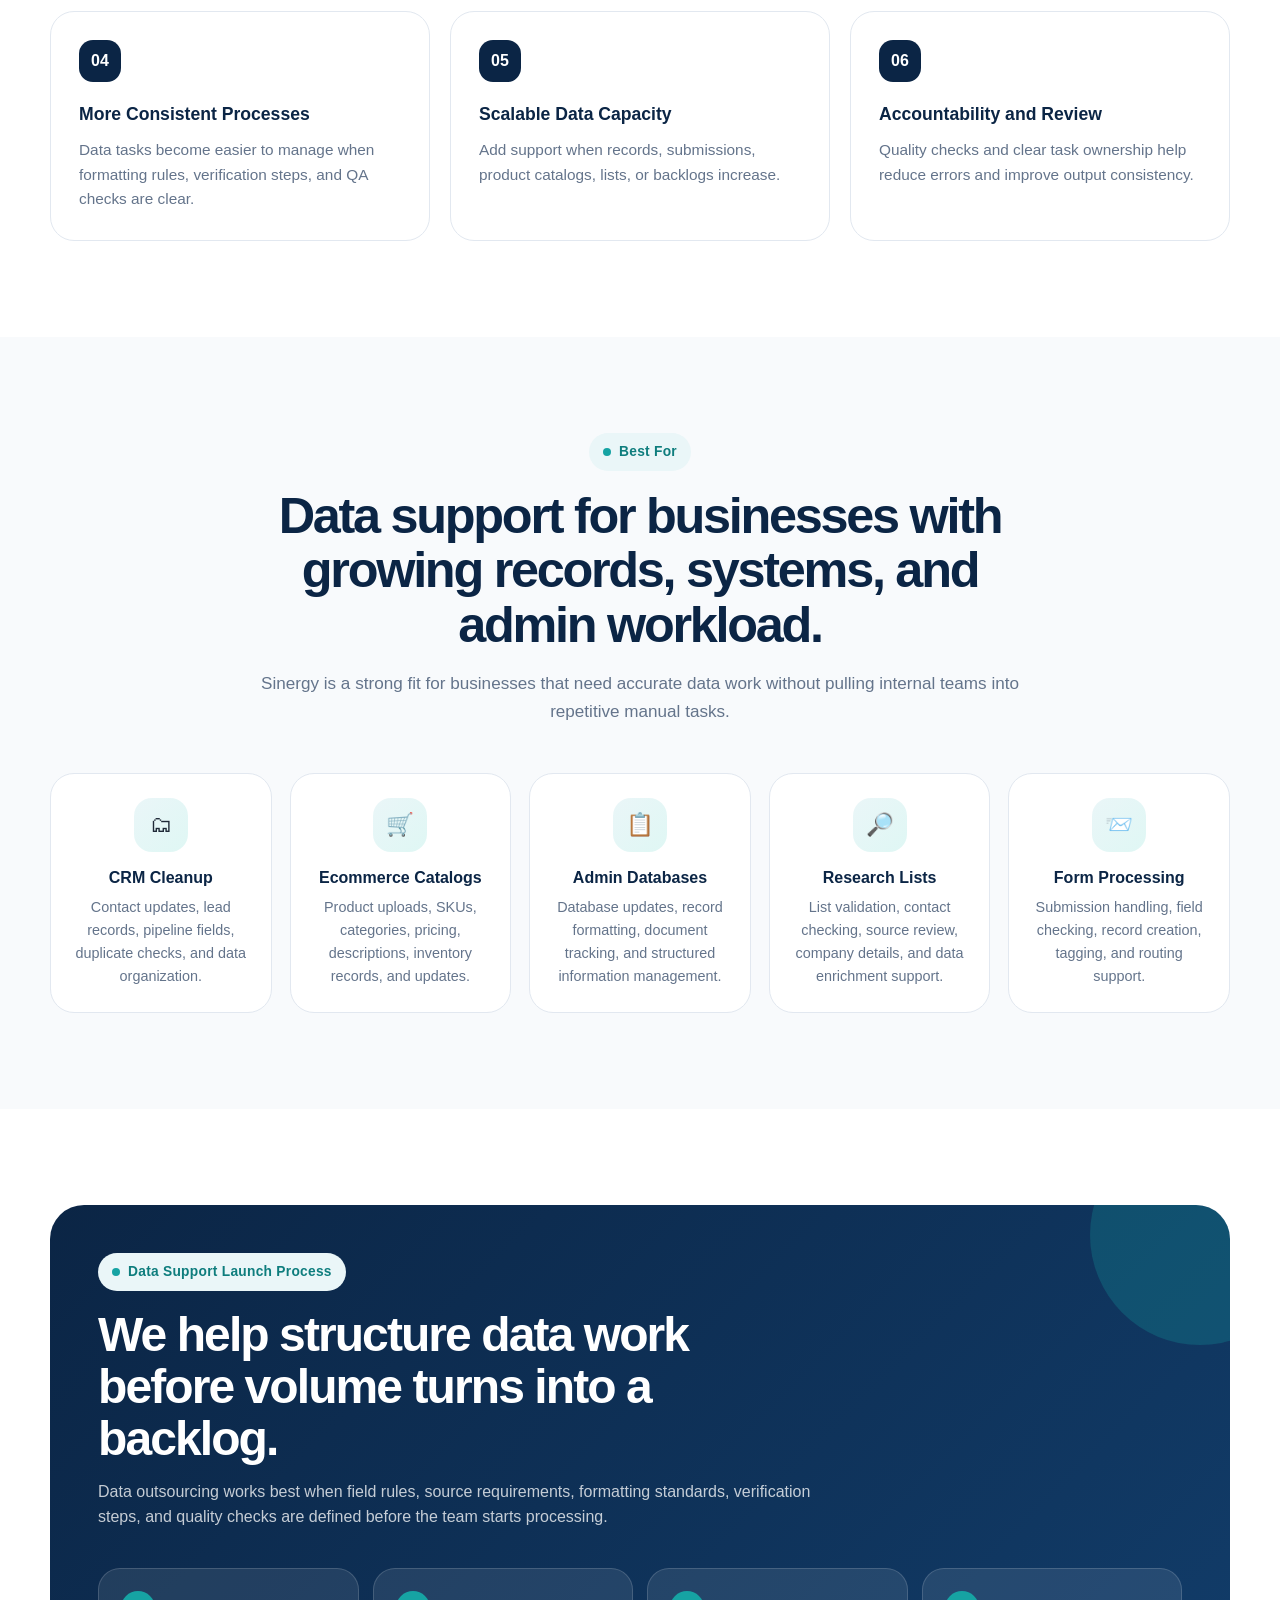
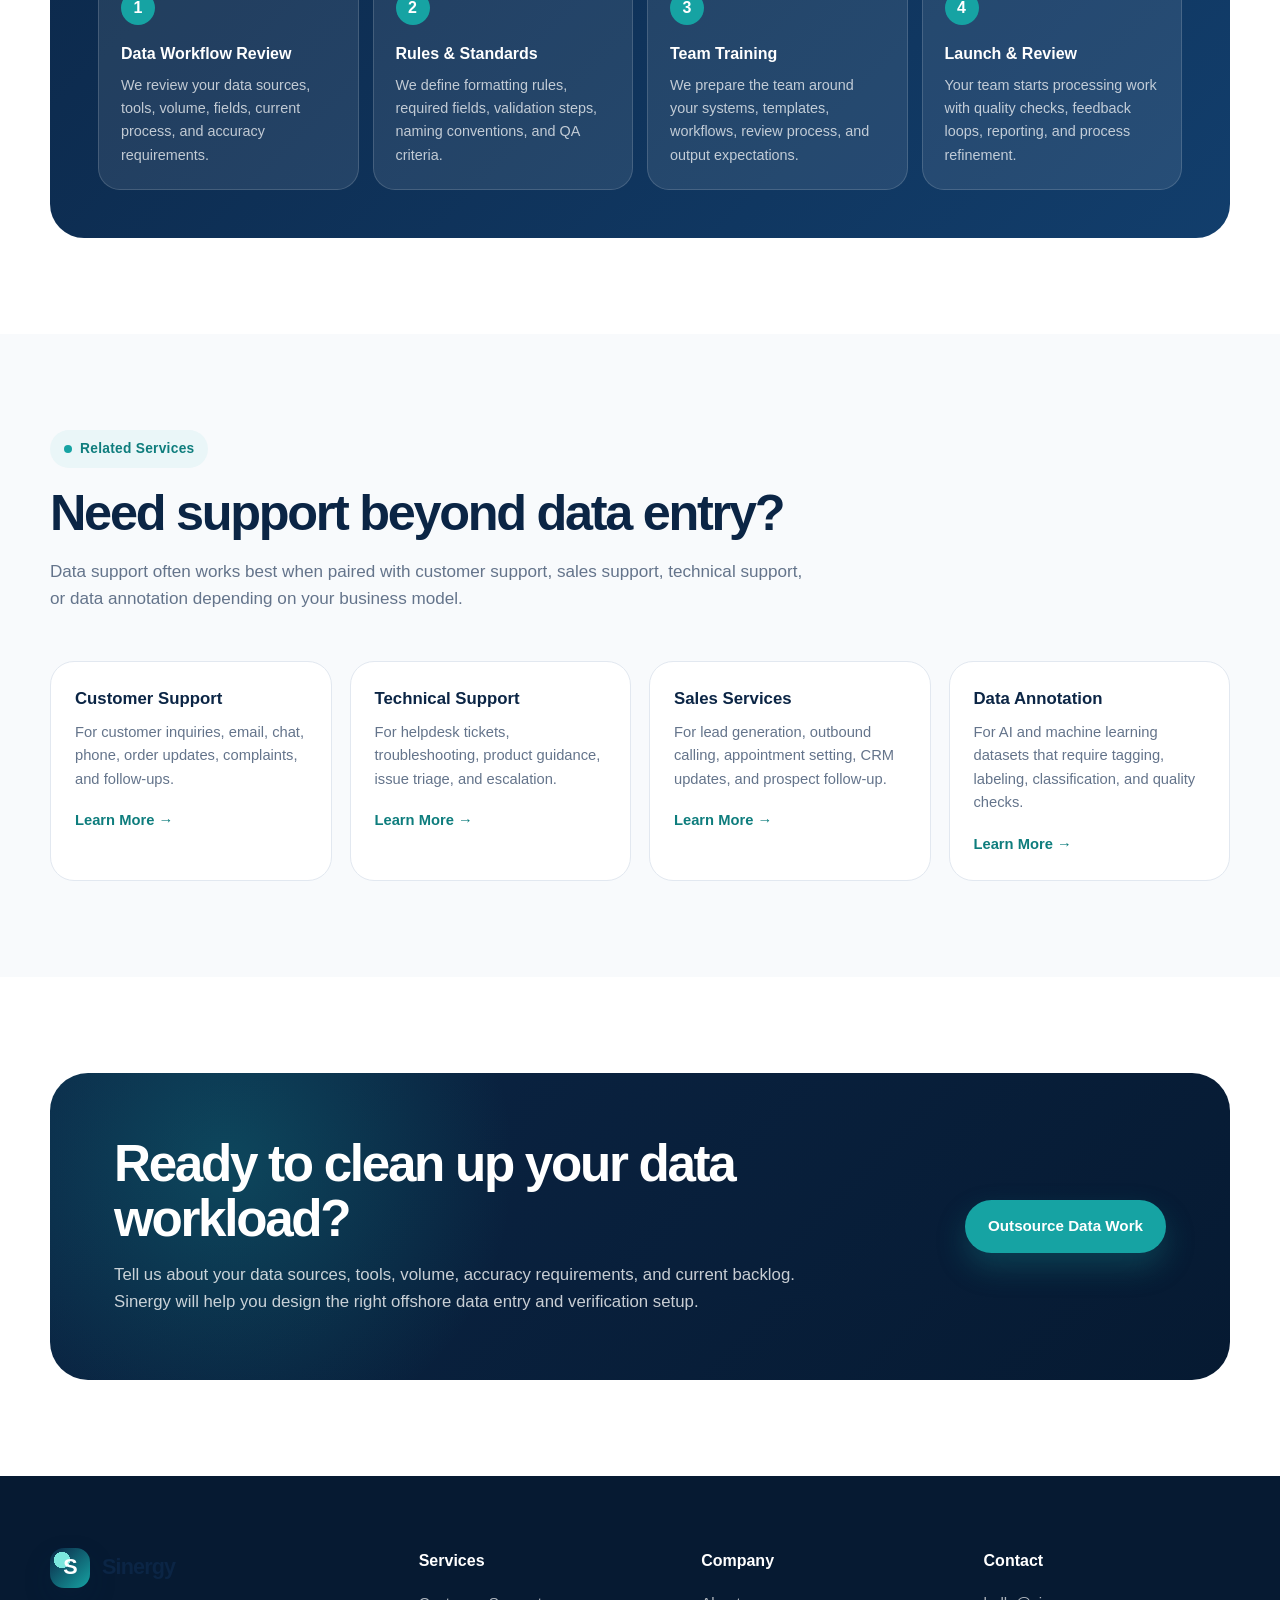
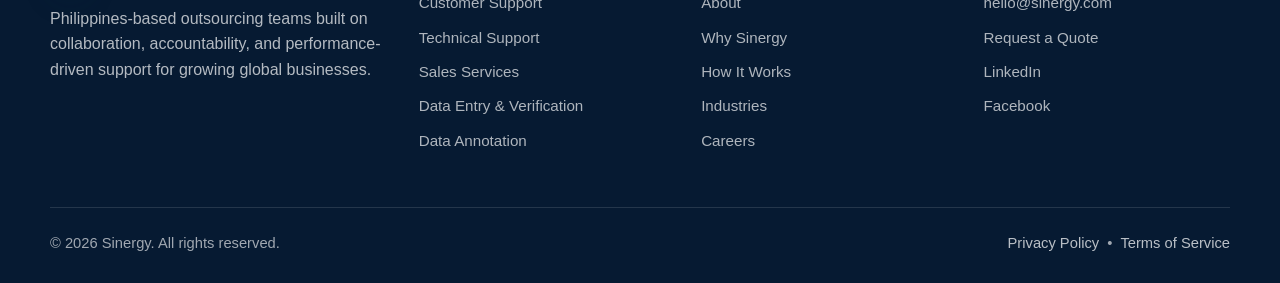
<file: html/data-entry-verification.html>
<!DOCTYPE html>
<html lang="en">
<head>
  <meta charset="UTF-8" />
  <meta name="viewport" content="width=device-width, initial-scale=1.0" />

  <title>Data Entry & Verification Outsourcing | Sinergy</title>

  <meta
    name="description"
    content="Sinergy provides Philippines-based data entry and verification outsourcing for data entry, cleanup, record validation, CRM updates, form processing, product data, and quality checking."
  />

  <meta
    name="keywords"
    content="data entry outsourcing Philippines, data verification outsourcing, CRM cleanup, data processing services, product data management, offshore data entry team"
  />

  <style>
    :root {
      --navy: #0B2545;
      --navy-dark: #061A32;
      --teal: #16A3A3;
      --teal-dark: #0E7D7D;
      --soft-blue: #EAF6F8;
      --soft-teal: #DFF7F4;
      --light-bg: #F8FAFC;
      --white: #FFFFFF;
      --text: #1F2937;
      --muted: #64748B;
      --border: #E2E8F0;
      --shadow: 0 18px 45px rgba(11, 37, 69, 0.12);
      --max-width: 1180px;
    }

    * {
      box-sizing: border-box;
      margin: 0;
      padding: 0;
    }

    html {
      scroll-behavior: smooth;
    }

    body {
      font-family: Inter, Manrope, Arial, sans-serif;
      color: var(--text);
      background: var(--white);
      line-height: 1.6;
    }

    a {
      color: inherit;
      text-decoration: none;
    }

    ul {
      list-style: none;
    }

    .container {
      width: min(100% - 32px, var(--max-width));
      margin-inline: auto;
    }

    .section {
      padding: 96px 0;
    }

    .section-light {
      background: var(--light-bg);
    }

    .eyebrow {
      display: inline-flex;
      align-items: center;
      gap: 8px;
      padding: 8px 14px;
      border-radius: 999px;
      background: var(--soft-blue);
      color: var(--teal-dark);
      font-size: 0.86rem;
      font-weight: 800;
      letter-spacing: 0.02em;
      margin-bottom: 18px;
    }

    .eyebrow::before {
      content: "";
      width: 8px;
      height: 8px;
      border-radius: 50%;
      background: var(--teal);
    }

    .section-header {
      max-width: 760px;
      margin-bottom: 48px;
    }

    .section-header.center {
      text-align: center;
      margin-inline: auto;
    }

    .section-header h2 {
      font-size: clamp(2rem, 4vw, 3.15rem);
      line-height: 1.08;
      color: var(--navy);
      letter-spacing: -0.045em;
      margin-bottom: 18px;
    }

    .section-header p {
      color: var(--muted);
      font-size: 1.07rem;
    }

    .btn {
      display: inline-flex;
      align-items: center;
      justify-content: center;
      gap: 10px;
      min-height: 48px;
      padding: 13px 22px;
      border-radius: 999px;
      font-weight: 800;
      font-size: 0.95rem;
      border: 1px solid transparent;
      cursor: pointer;
      transition: 0.25s ease;
    }

    .btn-primary {
      background: var(--teal);
      color: var(--white);
      box-shadow: 0 14px 30px rgba(22, 163, 163, 0.26);
    }

    .btn-primary:hover {
      background: var(--teal-dark);
      transform: translateY(-2px);
    }

    .btn-secondary {
      background: var(--white);
      color: var(--navy);
      border-color: var(--border);
    }

    .btn-secondary:hover {
      border-color: var(--teal);
      color: var(--teal-dark);
      transform: translateY(-2px);
    }

    .btn-dark {
      background: var(--navy);
      color: var(--white);
    }

    .btn-dark:hover {
      background: var(--navy-dark);
      transform: translateY(-2px);
    }

    /* Header */
    .site-header {
      position: sticky;
      top: 0;
      z-index: 100;
      background: rgba(255, 255, 255, 0.92);
      backdrop-filter: blur(18px);
      border-bottom: 1px solid rgba(226, 232, 240, 0.9);
    }

    .nav-wrap {
      height: 78px;
      display: flex;
      align-items: center;
      justify-content: space-between;
    }

    .logo {
      display: flex;
      align-items: center;
      gap: 12px;
      font-size: 1.35rem;
      font-weight: 900;
      color: var(--navy);
      letter-spacing: -0.04em;
    }

    .logo-mark {
      width: 40px;
      height: 40px;
      border-radius: 14px;
      background:
        radial-gradient(circle at 30% 30%, #7CE7DE 0 20%, transparent 21%),
        linear-gradient(135deg, var(--navy), var(--teal));
      display: grid;
      place-items: center;
      color: var(--white);
      font-weight: 900;
      box-shadow: 0 12px 28px rgba(11, 37, 69, 0.18);
    }

    .nav {
      display: flex;
      align-items: center;
      gap: 28px;
      font-size: 0.95rem;
      font-weight: 700;
      color: #334155;
    }

    .nav a {
      transition: 0.2s ease;
    }

    .nav a:hover,
    .nav a.active {
      color: var(--teal-dark);
    }

    .nav-actions {
      display: flex;
      align-items: center;
      gap: 14px;
    }

    .mobile-toggle {
      display: none;
      width: 44px;
      height: 44px;
      border: 1px solid var(--border);
      border-radius: 12px;
      background: var(--white);
      cursor: pointer;
      align-items: center;
      justify-content: center;
      flex-direction: column;
      gap: 5px;
    }

    .mobile-toggle span {
      width: 20px;
      height: 2px;
      background: var(--navy);
      border-radius: 999px;
    }

    /* Hero */
    .page-hero {
      position: relative;
      overflow: hidden;
      padding: 92px 0 84px;
      background:
        radial-gradient(circle at 80% 12%, rgba(22, 163, 163, 0.19), transparent 32%),
        radial-gradient(circle at 12% 20%, rgba(234, 246, 248, 1), transparent 34%),
        linear-gradient(180deg, #FFFFFF 0%, #F8FAFC 100%);
    }

    .hero-grid {
      display: grid;
      grid-template-columns: 1.05fr 0.95fr;
      gap: 58px;
      align-items: center;
    }

    .page-hero h1 {
      color: var(--navy);
      font-size: clamp(2.65rem, 6vw, 5rem);
      line-height: 0.98;
      letter-spacing: -0.065em;
      margin-bottom: 24px;
    }

    .page-hero h1 span {
      color: var(--teal-dark);
    }

    .hero-copy {
      color: #475569;
      font-size: 1.18rem;
      max-width: 650px;
      margin-bottom: 30px;
    }

    .hero-actions {
      display: flex;
      flex-wrap: wrap;
      gap: 14px;
      margin-bottom: 26px;
    }

    .trust-row {
      display: flex;
      flex-wrap: wrap;
      gap: 12px;
    }

    .trust-pill {
      display: inline-flex;
      align-items: center;
      gap: 8px;
      padding: 10px 14px;
      border-radius: 999px;
      background: var(--white);
      border: 1px solid var(--border);
      color: #475569;
      font-weight: 800;
      font-size: 0.92rem;
      box-shadow: 0 10px 24px rgba(15, 23, 42, 0.05);
    }

    .check {
      width: 19px;
      height: 19px;
      border-radius: 50%;
      background: var(--soft-teal);
      color: var(--teal-dark);
      display: inline-grid;
      place-items: center;
      font-size: 0.75rem;
      font-weight: 900;
    }

    .support-card {
      background: var(--white);
      border: 1px solid var(--border);
      border-radius: 32px;
      padding: 28px;
      box-shadow: var(--shadow);
      position: relative;
    }

    .support-card::before {
      content: "";
      position: absolute;
      width: 160px;
      height: 160px;
      background: var(--soft-teal);
      border-radius: 50%;
      right: -42px;
      top: -42px;
      z-index: -1;
    }

    .support-card-top {
      display: flex;
      justify-content: space-between;
      align-items: flex-start;
      gap: 18px;
      margin-bottom: 24px;
    }

    .support-card h3 {
      color: var(--navy);
      font-size: 1.25rem;
      line-height: 1.2;
      margin-bottom: 6px;
    }

    .support-card p {
      color: var(--muted);
      font-size: 0.94rem;
    }

    .status-badge {
      flex: 0 0 auto;
      padding: 8px 12px;
      border-radius: 999px;
      background: var(--soft-teal);
      color: var(--teal-dark);
      font-size: 0.82rem;
      font-weight: 900;
    }

    .channel-grid {
      display: grid;
      grid-template-columns: repeat(2, 1fr);
      gap: 14px;
      margin-bottom: 22px;
    }

    .channel-item {
      padding: 18px;
      border-radius: 20px;
      background: var(--light-bg);
      border: 1px solid var(--border);
    }

    .channel-item strong {
      display: block;
      color: var(--navy);
      margin-bottom: 5px;
      font-size: 1rem;
    }

    .channel-item span {
      color: var(--muted);
      font-size: 0.88rem;
    }

    .mini-workflow {
      padding: 18px;
      border-radius: 22px;
      background: linear-gradient(135deg, var(--navy), #123E6C);
      color: var(--white);
    }

    .mini-workflow h4 {
      margin-bottom: 14px;
    }

    .workflow-steps {
      display: grid;
      grid-template-columns: repeat(4, 1fr);
      gap: 10px;
    }

    .workflow-step {
      text-align: center;
      padding: 11px 8px;
      border-radius: 15px;
      background: rgba(255, 255, 255, 0.1);
      border: 1px solid rgba(255, 255, 255, 0.16);
      font-size: 0.82rem;
      font-weight: 800;
    }

    /* Intro */
    .intro-grid {
      display: grid;
      grid-template-columns: 0.9fr 1.1fr;
      gap: 54px;
      align-items: center;
    }

    .intro-panel {
      background: var(--navy);
      color: var(--white);
      border-radius: 30px;
      padding: 36px;
      box-shadow: var(--shadow);
    }

    .intro-panel h2 {
      font-size: clamp(1.8rem, 3vw, 2.5rem);
      line-height: 1.1;
      letter-spacing: -0.04em;
      margin-bottom: 18px;
    }

    .intro-panel p {
      color: rgba(255, 255, 255, 0.76);
      margin-bottom: 24px;
    }

    .intro-list {
      display: grid;
      gap: 16px;
    }

    .intro-item {
      display: flex;
      gap: 14px;
      align-items: flex-start;
      padding: 18px;
      border: 1px solid var(--border);
      background: var(--white);
      border-radius: 20px;
    }

    .intro-icon {
      flex: 0 0 38px;
      width: 38px;
      height: 38px;
      border-radius: 14px;
      background: var(--soft-blue);
      color: var(--teal-dark);
      display: grid;
      place-items: center;
      font-weight: 900;
    }

    .intro-item h3 {
      color: var(--navy);
      margin-bottom: 5px;
      font-size: 1.05rem;
    }

    .intro-item p {
      color: var(--muted);
      font-size: 0.94rem;
    }

    /* Tasks */
    .task-grid {
      display: grid;
      grid-template-columns: repeat(4, 1fr);
      gap: 18px;
    }

    .task-card {
      background: var(--white);
      border: 1px solid var(--border);
      border-radius: 24px;
      padding: 24px;
      transition: 0.25s ease;
      min-height: 210px;
    }

    .task-card:hover {
      transform: translateY(-5px);
      box-shadow: 0 16px 36px rgba(15, 23, 42, 0.08);
      border-color: rgba(22, 163, 163, 0.35);
    }

    .task-icon {
      width: 52px;
      height: 52px;
      border-radius: 18px;
      display: grid;
      place-items: center;
      background: linear-gradient(135deg, var(--soft-blue), var(--soft-teal));
      color: var(--teal-dark);
      font-size: 1.25rem;
      margin-bottom: 18px;
    }

    .task-card h3 {
      color: var(--navy);
      font-size: 1.08rem;
      margin-bottom: 10px;
      line-height: 1.25;
    }

    .task-card p {
      color: var(--muted);
      font-size: 0.94rem;
    }

    /* Benefits */
    .benefit-grid {
      display: grid;
      grid-template-columns: repeat(3, 1fr);
      gap: 20px;
    }

    .benefit-card {
      background: var(--white);
      border: 1px solid var(--border);
      border-radius: 24px;
      padding: 28px;
    }

    .benefit-number {
      width: 42px;
      height: 42px;
      border-radius: 14px;
      background: var(--navy);
      color: var(--white);
      display: grid;
      place-items: center;
      font-weight: 900;
      margin-bottom: 18px;
    }

    .benefit-card h3 {
      color: var(--navy);
      margin-bottom: 10px;
      font-size: 1.1rem;
    }

    .benefit-card p {
      color: var(--muted);
      font-size: 0.96rem;
    }

    /* Best For */
    .best-grid {
      display: grid;
      grid-template-columns: repeat(5, 1fr);
      gap: 18px;
    }

    .best-card {
      padding: 24px;
      border-radius: 24px;
      background: var(--white);
      border: 1px solid var(--border);
      text-align: center;
      transition: 0.25s ease;
    }

    .best-card:hover {
      transform: translateY(-5px);
      box-shadow: 0 16px 34px rgba(15, 23, 42, 0.08);
    }

    .best-card .emoji {
      width: 54px;
      height: 54px;
      margin: 0 auto 16px;
      border-radius: 18px;
      background: linear-gradient(135deg, var(--soft-blue), var(--soft-teal));
      display: grid;
      place-items: center;
      font-size: 1.4rem;
    }

    .best-card h3 {
      color: var(--navy);
      font-size: 1rem;
      line-height: 1.25;
      margin-bottom: 8px;
    }

    .best-card p {
      color: var(--muted);
      font-size: 0.9rem;
    }

    /* Process */
    .process-wrap {
      background: linear-gradient(135deg, var(--navy), #123E6C);
      border-radius: 34px;
      padding: 48px;
      color: var(--white);
      position: relative;
      overflow: hidden;
    }

    .process-wrap::after {
      content: "";
      position: absolute;
      right: -80px;
      top: -80px;
      width: 220px;
      height: 220px;
      border-radius: 50%;
      background: rgba(22, 163, 163, 0.25);
    }

    .process-header {
      max-width: 720px;
      margin-bottom: 38px;
      position: relative;
      z-index: 2;
    }

    .process-header h2 {
      font-size: clamp(2rem, 4vw, 3rem);
      line-height: 1.08;
      letter-spacing: -0.04em;
      margin-bottom: 14px;
    }

    .process-header p {
      color: rgba(255, 255, 255, 0.76);
    }

    .process-grid {
      display: grid;
      grid-template-columns: repeat(4, 1fr);
      gap: 14px;
      position: relative;
      z-index: 2;
    }

    .process-step {
      padding: 22px;
      border-radius: 22px;
      background: rgba(255, 255, 255, 0.09);
      border: 1px solid rgba(255, 255, 255, 0.15);
    }

    .process-step span {
      display: inline-grid;
      place-items: center;
      width: 34px;
      height: 34px;
      border-radius: 50%;
      background: var(--teal);
      color: var(--white);
      font-weight: 900;
      margin-bottom: 16px;
    }

    .process-step h3 {
      font-size: 1rem;
      margin-bottom: 8px;
    }

    .process-step p {
      color: rgba(255, 255, 255, 0.72);
      font-size: 0.9rem;
    }

    /* Related Services */
    .related-grid {
      display: grid;
      grid-template-columns: repeat(4, 1fr);
      gap: 18px;
    }

    .related-card {
      background: var(--white);
      border: 1px solid var(--border);
      border-radius: 24px;
      padding: 24px;
      transition: 0.25s ease;
    }

    .related-card:hover {
      transform: translateY(-5px);
      box-shadow: 0 16px 34px rgba(15, 23, 42, 0.08);
      border-color: rgba(22, 163, 163, 0.35);
    }

    .related-card h3 {
      color: var(--navy);
      margin-bottom: 8px;
      font-size: 1.05rem;
    }

    .related-card p {
      color: var(--muted);
      font-size: 0.92rem;
      margin-bottom: 16px;
    }

    .related-card a {
      color: var(--teal-dark);
      font-weight: 900;
      font-size: 0.92rem;
    }

    /* CTA */
    .cta {
      background:
        radial-gradient(circle at 15% 30%, rgba(22, 163, 163, 0.28), transparent 28%),
        linear-gradient(135deg, var(--navy), var(--navy-dark));
      color: var(--white);
      border-radius: 38px;
      padding: 64px;
      display: grid;
      grid-template-columns: 1fr auto;
      align-items: center;
      gap: 32px;
      overflow: hidden;
    }

    .cta h2 {
      font-size: clamp(2rem, 4vw, 3.25rem);
      line-height: 1.06;
      letter-spacing: -0.045em;
      margin-bottom: 16px;
      max-width: 760px;
    }

    .cta p {
      color: rgba(255, 255, 255, 0.78);
      max-width: 690px;
      font-size: 1.05rem;
    }

    /* Footer */
    .footer {
      background: #061A32;
      color: var(--white);
      padding: 72px 0 28px;
    }

    .footer-grid {
      display: grid;
      grid-template-columns: 1.35fr repeat(3, 1fr);
      gap: 36px;
      margin-bottom: 54px;
    }

    .footer-brand p {
      color: rgba(255, 255, 255, 0.7);
      margin-top: 18px;
      max-width: 380px;
    }

    .footer h4 {
      margin-bottom: 18px;
      color: var(--white);
    }

    .footer-links {
      display: grid;
      gap: 10px;
    }

    .footer-links a {
      color: rgba(255, 255, 255, 0.68);
      transition: 0.2s ease;
      font-size: 0.95rem;
    }

    .footer-links a:hover {
      color: var(--white);
    }

    .footer-bottom {
      border-top: 1px solid rgba(255, 255, 255, 0.12);
      padding-top: 24px;
      display: flex;
      justify-content: space-between;
      gap: 18px;
      flex-wrap: wrap;
      color: rgba(255, 255, 255, 0.62);
      font-size: 0.92rem;
    }

    .footer-bottom a {
      color: rgba(255, 255, 255, 0.72);
    }

    /* Responsive */
    @media (max-width: 1100px) {
      .task-grid,
      .related-grid {
        grid-template-columns: repeat(3, 1fr);
      }

      .best-grid {
        grid-template-columns: repeat(3, 1fr);
      }

      .process-grid {
        grid-template-columns: repeat(2, 1fr);
      }
    }

    @media (max-width: 920px) {
      .mobile-toggle {
        display: flex;
      }

      .nav {
        position: fixed;
        inset: 78px 16px auto 16px;
        background: var(--white);
        border: 1px solid var(--border);
        border-radius: 20px;
        box-shadow: var(--shadow);
        padding: 18px;
        display: none;
        flex-direction: column;
        align-items: stretch;
        gap: 4px;
      }

      .nav.is-open {
        display: flex;
      }

      .nav a {
        padding: 13px 14px;
        border-radius: 12px;
      }

      .nav a:hover,
      .nav a.active {
        background: var(--light-bg);
      }

      .nav-actions .btn {
        display: none;
      }

      .hero-grid,
      .intro-grid,
      .cta {
        grid-template-columns: 1fr;
      }

      .benefit-grid {
        grid-template-columns: repeat(2, 1fr);
      }

      .footer-grid {
        grid-template-columns: 1fr 1fr;
      }
    }

    @media (max-width: 680px) {
      .container {
        width: min(100% - 24px, var(--max-width));
      }

      .section {
        padding: 72px 0;
      }

      .page-hero {
        padding: 62px 0 70px;
      }

      .page-hero h1 {
        font-size: 2.65rem;
      }

      .hero-copy {
        font-size: 1.04rem;
      }

      .hero-actions {
        flex-direction: column;
      }

      .btn {
        width: 100%;
      }

      .support-card {
        padding: 22px;
        border-radius: 24px;
      }

      .support-card-top {
        flex-direction: column;
      }

      .channel-grid,
      .workflow-steps,
      .task-grid,
      .benefit-grid,
      .best-grid,
      .process-grid,
      .related-grid,
      .footer-grid {
        grid-template-columns: 1fr;
      }

      .intro-panel,
      .process-wrap,
      .cta {
        padding: 32px 22px;
        border-radius: 28px;
      }

      .footer-bottom {
        flex-direction: column;
      }
    }
  </style>
</head>

<body>
  <header class="site-header">
    <div class="container nav-wrap">
      <a href="index.html" class="logo" aria-label="Sinergy Home">
        <span class="logo-mark">S</span>
        <span>Sinergy</span>
      </a>

      <nav class="nav" id="mainNav" aria-label="Main navigation">
        <a href="index.html">Home</a>
        <a href="services.html" class="active">Services</a>
        <a href="industries.html">Industries</a>
        <a href="how-it-works.html">How It Works</a>
        <a href="why-sinergy.html">Why Sinergy</a>
        <a href="about.html">About</a>
        <a href="careers.html">Careers</a>
      </nav>

      <div class="nav-actions">
        <a href="contact.html" class="btn btn-primary">Get a Quote</a>

        <button class="mobile-toggle" id="mobileToggle" aria-label="Open mobile menu" aria-expanded="false">
          <span></span>
          <span></span>
          <span></span>
        </button>
      </div>
    </div>
  </header>

  <main>
    <!-- Hero -->
    <section class="page-hero">
      <div class="container hero-grid">
        <div>
          <div class="eyebrow">Data Entry & Verification Outsourcing</div>

          <h1>
            Accurate Data Support for <span>Cleaner Records and Better Operations</span>
          </h1>

          <p class="hero-copy">
            Sinergy provides trained Philippines-based data entry and verification teams for businesses
            that need accurate, organized, and up-to-date information without overloading internal staff.
          </p>

          <div class="hero-actions">
            <a href="contact.html" class="btn btn-primary">Outsource Data Work</a>
            <a href="#data-tasks" class="btn btn-secondary">View Data Tasks</a>
          </div>

          <div class="trust-row">
            <span class="trust-pill"><span class="check">✓</span> Data Entry</span>
            <span class="trust-pill"><span class="check">✓</span> Record Verification</span>
            <span class="trust-pill"><span class="check">✓</span> Quality Checking</span>
          </div>
        </div>

        <div class="support-card">
          <div class="support-card-top">
            <div>
              <h3>Data Operations Coverage</h3>
              <p>Reliable support for high-volume data tasks, records, and quality checks.</p>
            </div>

            <span class="status-badge">Accuracy Focused</span>
          </div>

          <div class="channel-grid">
            <div class="channel-item">
              <strong>Data Entry</strong>
              <span>Input, update, and organize business information accurately.</span>
            </div>

            <div class="channel-item">
              <strong>Data Cleanup</strong>
              <span>Remove duplicates, fix inconsistencies, and improve record quality.</span>
            </div>

            <div class="channel-item">
              <strong>Verification</strong>
              <span>Review records against sources, rules, and required details.</span>
            </div>

            <div class="channel-item">
              <strong>Quality Checks</strong>
              <span>Review completed work for accuracy, completeness, and consistency.</span>
            </div>
          </div>

          <div class="mini-workflow">
            <h4>Data Support Workflow</h4>
            <div class="workflow-steps">
              <div class="workflow-step">Input</div>
              <div class="workflow-step">Clean</div>
              <div class="workflow-step">Verify</div>
              <div class="workflow-step">Report</div>
            </div>
          </div>
        </div>
      </div>
    </section>

    <!-- Intro -->
    <section class="section">
      <div class="container intro-grid">
        <div class="intro-panel">
          <h2>Messy data creates messy operations.</h2>
          <p>
            When records are outdated, duplicated, incomplete, or inconsistent, your team wastes time fixing
            problems that should have been handled earlier. Clean data improves reporting, customer service,
            sales follow-up, admin workflows, and daily decision-making.
          </p>
          <a href="contact.html" class="btn btn-primary">Start Data Support Setup</a>
        </div>

        <div class="intro-list">
          <div class="intro-item">
            <div class="intro-icon">1</div>
            <div>
              <h3>Manual data work consumes time</h3>
              <p>Internal teams often lose hours to repetitive entry, checking, formatting, and updates.</p>
            </div>
          </div>

          <div class="intro-item">
            <div class="intro-icon">2</div>
            <div>
              <h3>Bad records damage operations</h3>
              <p>Incomplete or inaccurate data can create reporting errors, missed follow-ups, and customer frustration.</p>
            </div>
          </div>

          <div class="intro-item">
            <div class="intro-icon">3</div>
            <div>
              <h3>Data work needs quality control</h3>
              <p>Sinergy helps manage high-volume data tasks with process, review, consistency, and accountability.</p>
            </div>
          </div>
        </div>
      </div>
    </section>

    <!-- Tasks -->
    <section class="section section-light" id="data-tasks">
      <div class="container">
        <div class="section-header center">
          <div class="eyebrow">What We Handle</div>
          <h2>Data entry and verification tasks your Sinergy team can manage.</h2>
          <p>
            Add offshore support for repetitive but important data tasks that keep your systems organized,
            accurate, and easier to use.
          </p>
        </div>

        <div class="task-grid">
          <article class="task-card">
            <div class="task-icon">⌨️</div>
            <h3>Data Entry</h3>
            <p>Input information into spreadsheets, CRMs, admin systems, databases, ecommerce platforms, or forms.</p>
          </article>

          <article class="task-card">
            <div class="task-icon">🧹</div>
            <h3>Data Cleanup</h3>
            <p>Clean duplicates, correct formatting, organize fields, remove errors, and standardize records.</p>
          </article>

          <article class="task-card">
            <div class="task-icon">✅</div>
            <h3>Record Verification</h3>
            <p>Review customer, lead, product, vendor, or operational records against required information.</p>
          </article>

          <article class="task-card">
            <div class="task-icon">🗂</div>
            <h3>CRM Updates</h3>
            <p>Update contact details, lead status, notes, tags, lifecycle stages, and follow-up information.</p>
          </article>

          <article class="task-card">
            <div class="task-icon">📝</div>
            <h3>Form Processing</h3>
            <p>Process submissions, transfer form data, check required fields, and organize incoming records.</p>
          </article>

          <article class="task-card">
            <div class="task-icon">🛒</div>
            <h3>Product Data Management</h3>
            <p>Assist with product titles, descriptions, categories, pricing, SKUs, inventory records, and catalog updates.</p>
          </article>

          <article class="task-card">
            <div class="task-icon">🔎</div>
            <h3>Research List Validation</h3>
            <p>Verify research lists, contact details, company information, links, addresses, and other data points.</p>
          </article>

          <article class="task-card">
            <div class="task-icon">🧾</div>
            <h3>Quality Checking</h3>
            <p>Review completed data work for accuracy, completeness, consistency, and alignment with your rules.</p>
          </article>
        </div>
      </div>
    </section>

    <!-- Benefits -->
    <section class="section">
      <div class="container">
        <div class="section-header">
          <div class="eyebrow">Why It Works</div>
          <h2>Accurate data support gives your team cleaner systems and fewer avoidable mistakes.</h2>
          <p>
            Data entry is simple in theory, but weak execution creates expensive operational friction.
            The goal is not just to enter information. The goal is to keep information usable.
          </p>
        </div>

        <div class="benefit-grid">
          <article class="benefit-card">
            <div class="benefit-number">01</div>
            <h3>Cleaner Business Records</h3>
            <p>Keep information organized, complete, updated, and easier for your team to use.</p>
          </article>

          <article class="benefit-card">
            <div class="benefit-number">02</div>
            <h3>Reduced Admin Burden</h3>
            <p>Move repetitive data tasks away from internal staff so they can focus on higher-value work.</p>
          </article>

          <article class="benefit-card">
            <div class="benefit-number">03</div>
            <h3>Better Reporting Quality</h3>
            <p>More reliable data helps improve dashboards, sales tracking, inventory records, and operational reports.</p>
          </article>

          <article class="benefit-card">
            <div class="benefit-number">04</div>
            <h3>More Consistent Processes</h3>
            <p>Data tasks become easier to manage when formatting rules, verification steps, and QA checks are clear.</p>
          </article>

          <article class="benefit-card">
            <div class="benefit-number">05</div>
            <h3>Scalable Data Capacity</h3>
            <p>Add support when records, submissions, product catalogs, lists, or backlogs increase.</p>
          </article>

          <article class="benefit-card">
            <div class="benefit-number">06</div>
            <h3>Accountability and Review</h3>
            <p>Quality checks and clear task ownership help reduce errors and improve output consistency.</p>
          </article>
        </div>
      </div>
    </section>

    <!-- Best For -->
    <section class="section section-light">
      <div class="container">
        <div class="section-header center">
          <div class="eyebrow">Best For</div>
          <h2>Data support for businesses with growing records, systems, and admin workload.</h2>
          <p>
            Sinergy is a strong fit for businesses that need accurate data work without pulling internal teams
            into repetitive manual tasks.
          </p>
        </div>

        <div class="best-grid">
          <article class="best-card">
            <div class="emoji">🗂</div>
            <h3>CRM Cleanup</h3>
            <p>Contact updates, lead records, pipeline fields, duplicate checks, and data organization.</p>
          </article>

          <article class="best-card">
            <div class="emoji">🛒</div>
            <h3>Ecommerce Catalogs</h3>
            <p>Product uploads, SKUs, categories, pricing, descriptions, inventory records, and updates.</p>
          </article>

          <article class="best-card">
            <div class="emoji">📋</div>
            <h3>Admin Databases</h3>
            <p>Database updates, record formatting, document tracking, and structured information management.</p>
          </article>

          <article class="best-card">
            <div class="emoji">🔎</div>
            <h3>Research Lists</h3>
            <p>List validation, contact checking, source review, company details, and data enrichment support.</p>
          </article>

          <article class="best-card">
            <div class="emoji">📨</div>
            <h3>Form Processing</h3>
            <p>Submission handling, field checking, record creation, tagging, and routing support.</p>
          </article>
        </div>
      </div>
    </section>

    <!-- Process -->
    <section class="section">
      <div class="container">
        <div class="process-wrap">
          <div class="process-header">
            <div class="eyebrow">Data Support Launch Process</div>
            <h2>We help structure data work before volume turns into a backlog.</h2>
            <p>
              Data outsourcing works best when field rules, source requirements, formatting standards,
              verification steps, and quality checks are defined before the team starts processing.
            </p>
          </div>

          <div class="process-grid">
            <article class="process-step">
              <span>1</span>
              <h3>Data Workflow Review</h3>
              <p>We review your data sources, tools, volume, fields, current process, and accuracy requirements.</p>
            </article>

            <article class="process-step">
              <span>2</span>
              <h3>Rules & Standards</h3>
              <p>We define formatting rules, required fields, validation steps, naming conventions, and QA criteria.</p>
            </article>

            <article class="process-step">
              <span>3</span>
              <h3>Team Training</h3>
              <p>We prepare the team around your systems, templates, workflows, review process, and output expectations.</p>
            </article>

            <article class="process-step">
              <span>4</span>
              <h3>Launch & Review</h3>
              <p>Your team starts processing work with quality checks, feedback loops, reporting, and process refinement.</p>
            </article>
          </div>
        </div>
      </div>
    </section>

    <!-- Related Services -->
    <section class="section section-light">
      <div class="container">
        <div class="section-header">
          <div class="eyebrow">Related Services</div>
          <h2>Need support beyond data entry?</h2>
          <p>
            Data support often works best when paired with customer support, sales support, technical support,
            or data annotation depending on your business model.
          </p>
        </div>

        <div class="related-grid">
          <article class="related-card">
            <h3>Customer Support</h3>
            <p>For customer inquiries, email, chat, phone, order updates, complaints, and follow-ups.</p>
            <a href="customer-support.html">Learn More →</a>
          </article>

          <article class="related-card">
            <h3>Technical Support</h3>
            <p>For helpdesk tickets, troubleshooting, product guidance, issue triage, and escalation.</p>
            <a href="technical-support.html">Learn More →</a>
          </article>

          <article class="related-card">
            <h3>Sales Services</h3>
            <p>For lead generation, outbound calling, appointment setting, CRM updates, and prospect follow-up.</p>
            <a href="sales-services.html">Learn More →</a>
          </article>

          <article class="related-card">
            <h3>Data Annotation</h3>
            <p>For AI and machine learning datasets that require tagging, labeling, classification, and quality checks.</p>
            <a href="data-annotation.html">Learn More →</a>
          </article>
        </div>
      </div>
    </section>

    <!-- Final CTA -->
    <section class="section">
      <div class="container">
        <div class="cta">
          <div>
            <h2>Ready to clean up your data workload?</h2>
            <p>
              Tell us about your data sources, tools, volume, accuracy requirements, and current backlog.
              Sinergy will help you design the right offshore data entry and verification setup.
            </p>
          </div>

          <a href="contact.html" class="btn btn-primary">Outsource Data Work</a>
        </div>
      </div>
    </section>
  </main>

  <!-- Footer -->
  <footer class="footer">
    <div class="container">
      <div class="footer-grid">
        <div class="footer-brand">
          <a href="index.html" class="logo">
            <span class="logo-mark">S</span>
            <span>Sinergy</span>
          </a>

          <p>
            Philippines-based outsourcing teams built on collaboration, accountability,
            and performance-driven support for growing global businesses.
          </p>
        </div>

        <div>
          <h4>Services</h4>
          <div class="footer-links">
            <a href="customer-support.html">Customer Support</a>
            <a href="technical-support.html">Technical Support</a>
            <a href="sales-services.html">Sales Services</a>
            <a href="data-entry-verification.html">Data Entry & Verification</a>
            <a href="data-annotation.html">Data Annotation</a>
          </div>
        </div>

        <div>
          <h4>Company</h4>
          <div class="footer-links">
            <a href="about.html">About</a>
            <a href="why-sinergy.html">Why Sinergy</a>
            <a href="how-it-works.html">How It Works</a>
            <a href="industries.html">Industries</a>
            <a href="careers.html">Careers</a>
          </div>
        </div>

        <div>
          <h4>Contact</h4>
          <div class="footer-links">
            <a href="mailto:hello@sinergy.com">hello@sinergy.com</a>
            <a href="contact.html">Request a Quote</a>
            <a href="#">LinkedIn</a>
            <a href="#">Facebook</a>
          </div>
        </div>
      </div>

      <div class="footer-bottom">
        <p>© <span id="year"></span> Sinergy. All rights reserved.</p>

        <div>
          <a href="privacy-policy.html">Privacy Policy</a>
          &nbsp;•&nbsp;
          <a href="terms-of-service.html">Terms of Service</a>
        </div>
      </div>
    </div>
  </footer>

  <script>
    const mobileToggle = document.getElementById("mobileToggle");
    const mainNav = document.getElementById("mainNav");

    mobileToggle.addEventListener("click", function () {
      const isOpen = mainNav.classList.toggle("is-open");
      mobileToggle.setAttribute("aria-expanded", isOpen ? "true" : "false");
    });

    const navLinks = mainNav.querySelectorAll("a");

    navLinks.forEach(function (link) {
      link.addEventListener("click", function () {
        mainNav.classList.remove("is-open");
        mobileToggle.setAttribute("aria-expanded", "false");
      });
    });

    document.getElementById("year").textContent = new Date().getFullYear();
  </script>
</body>
</html>
</file>
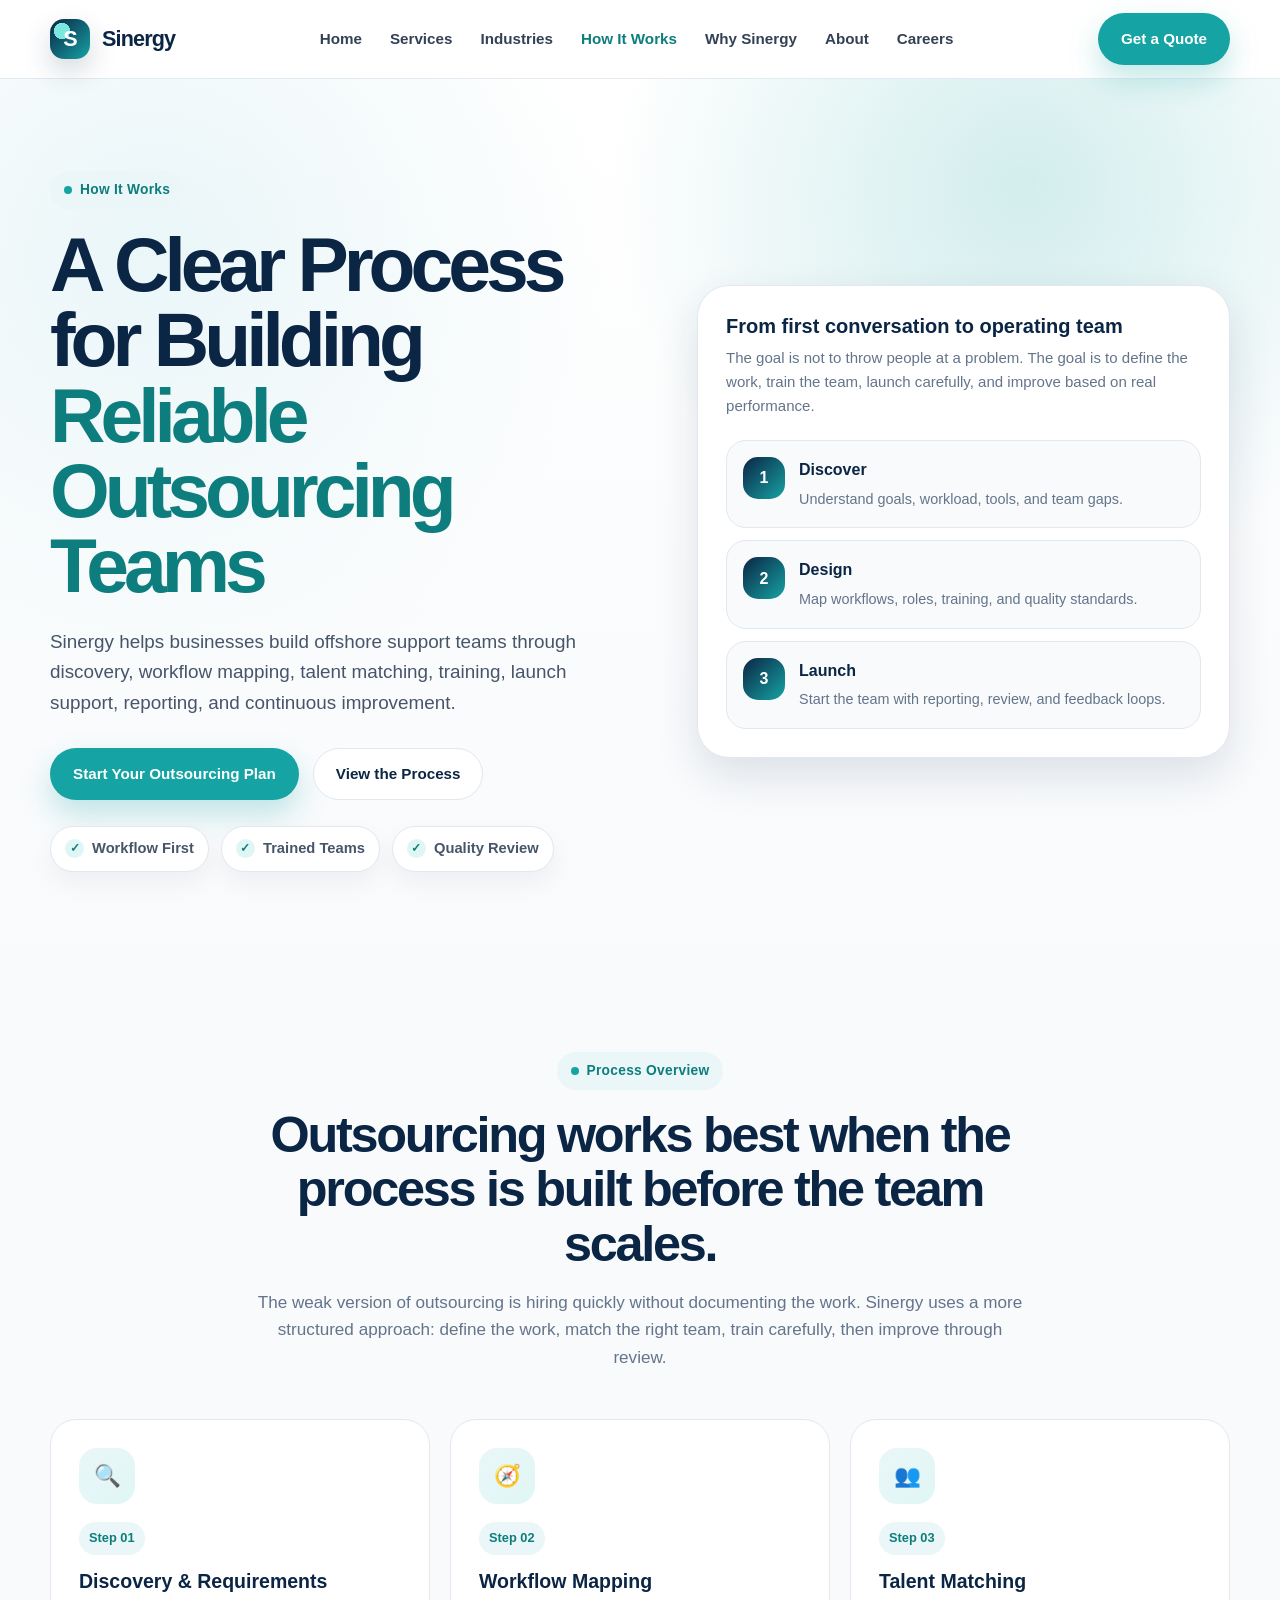
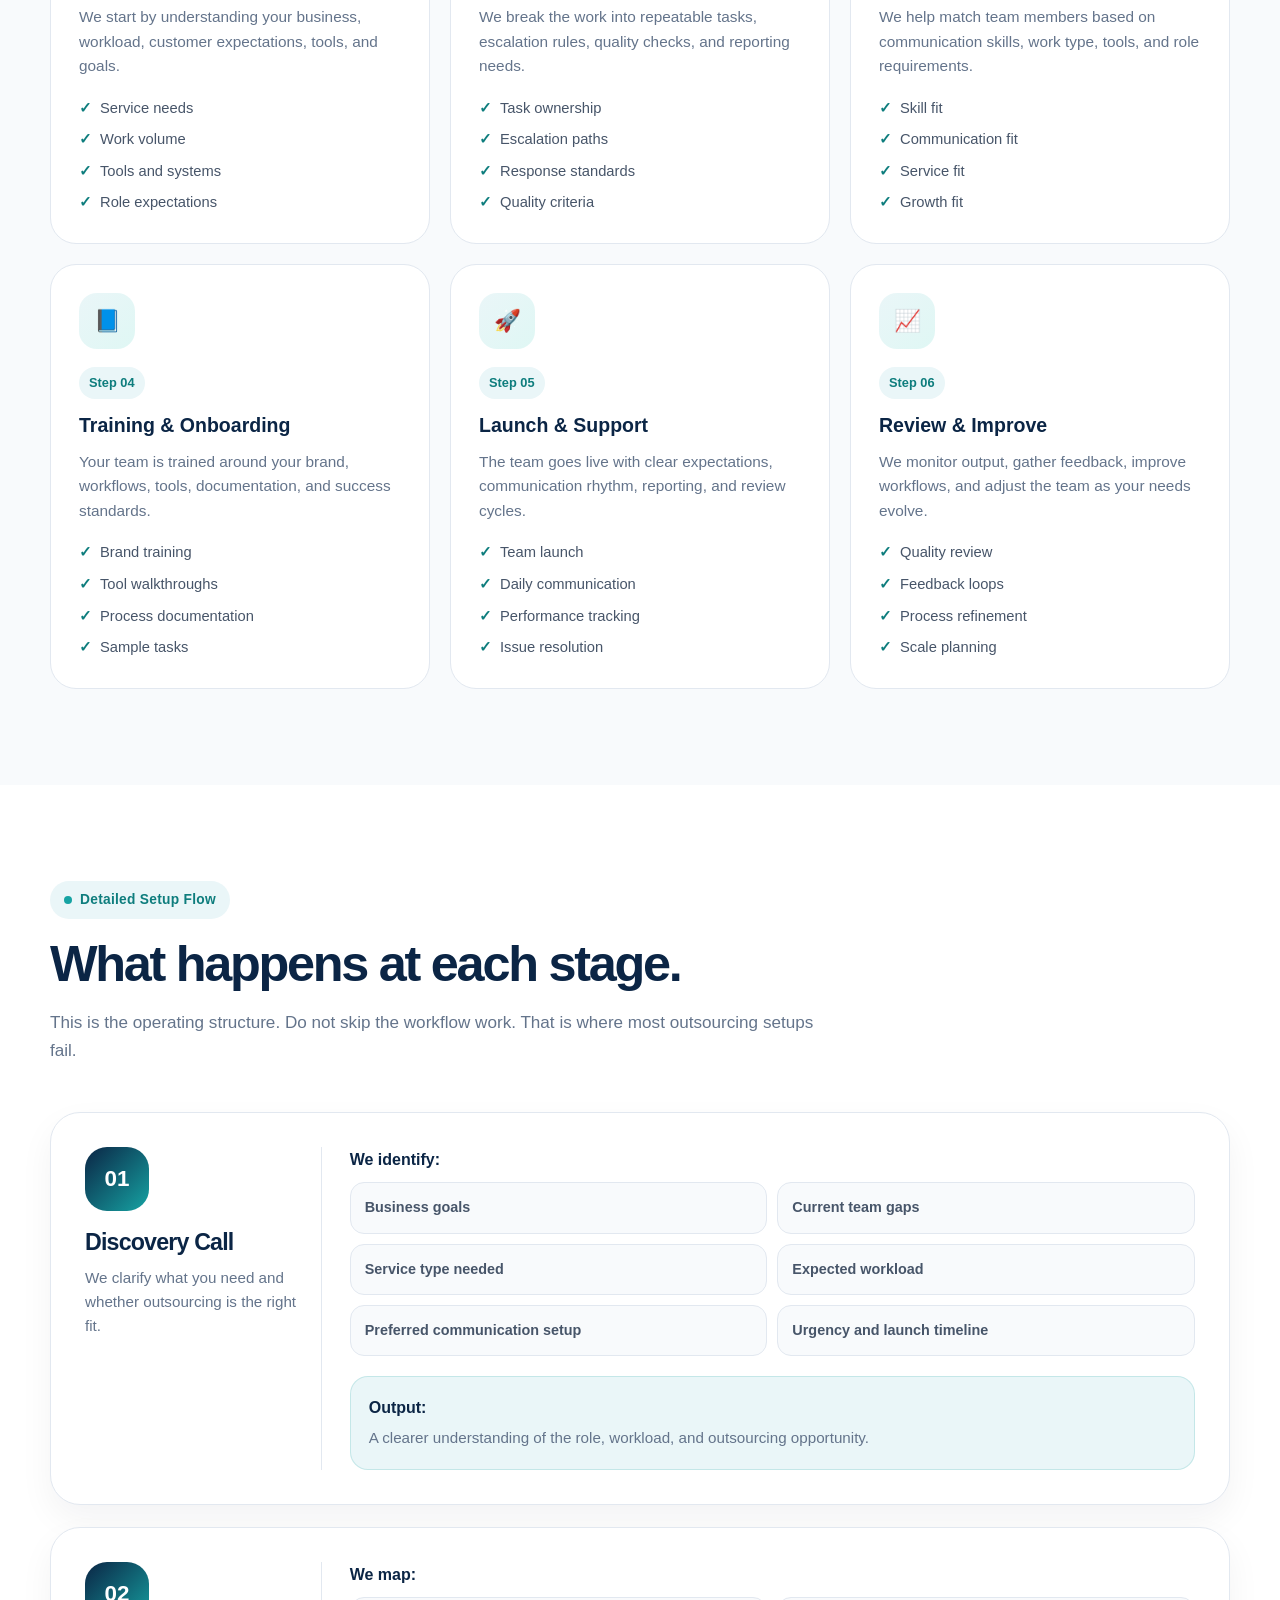
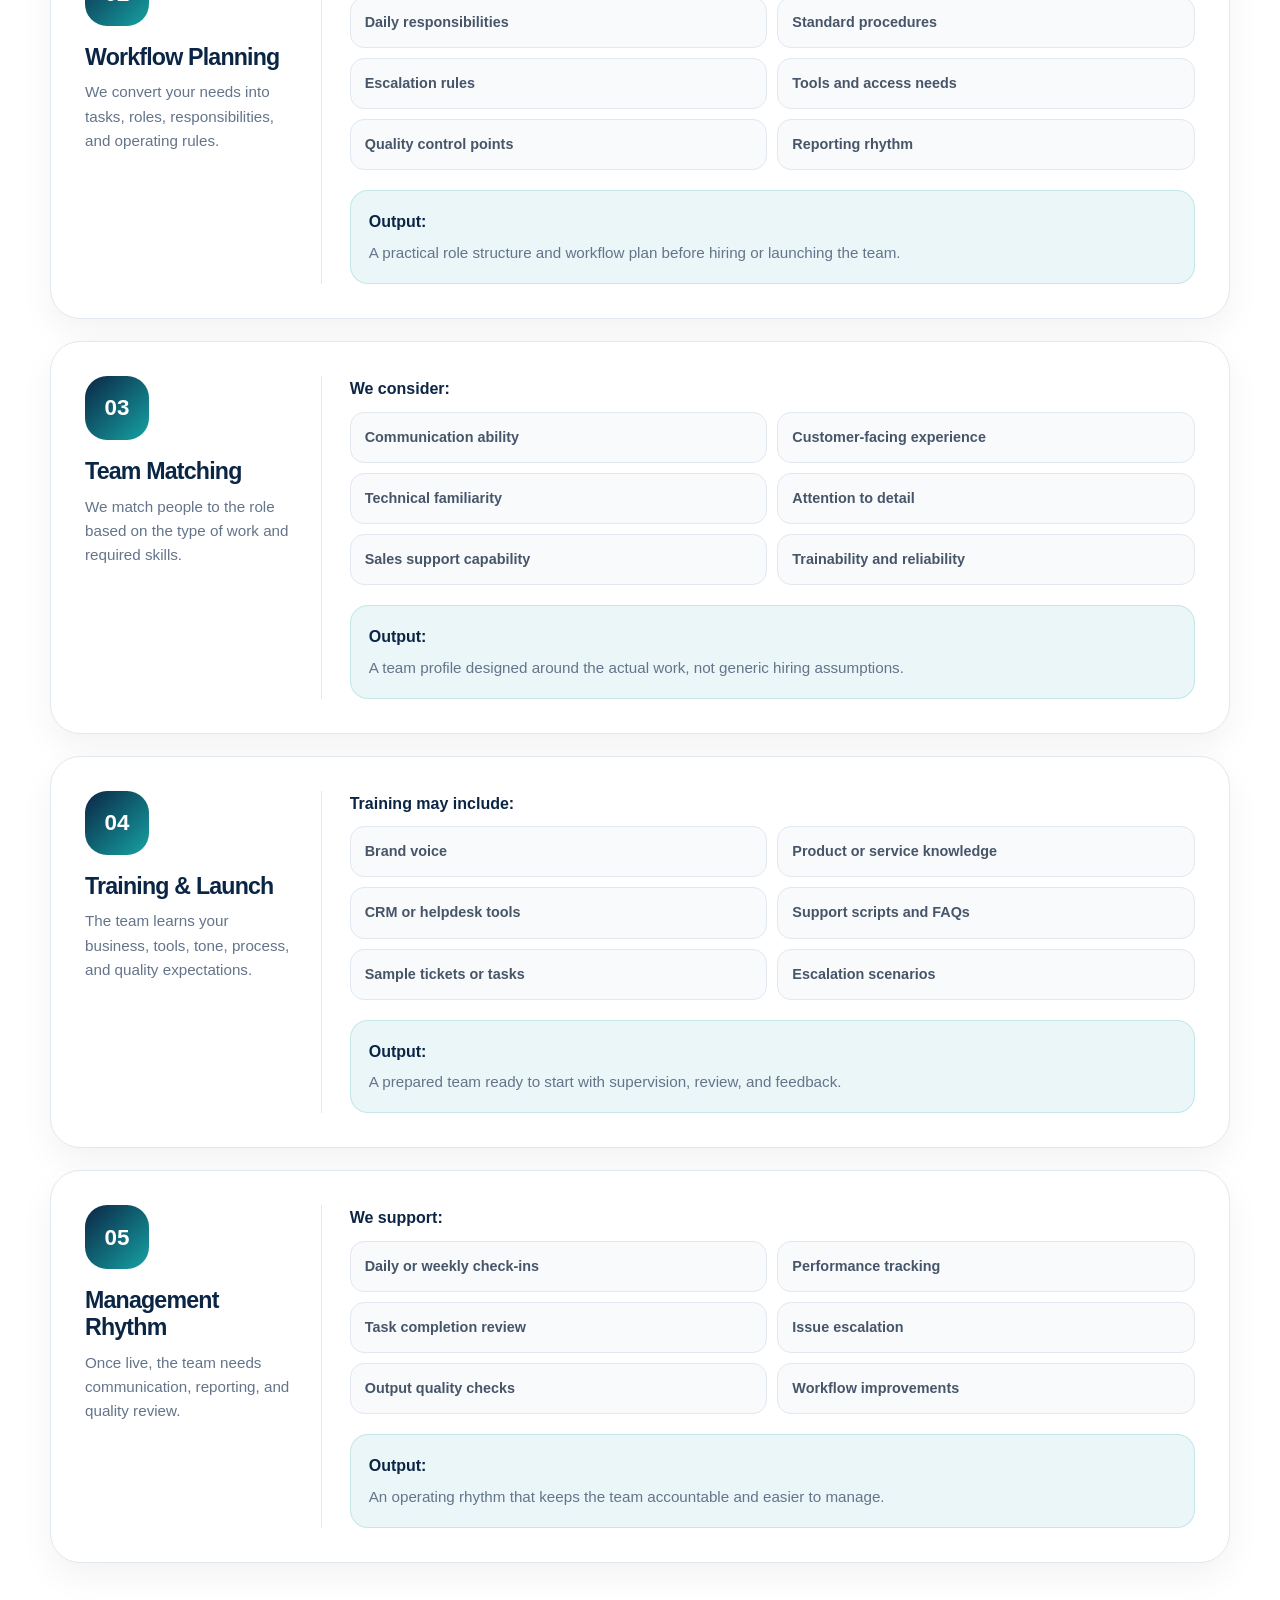
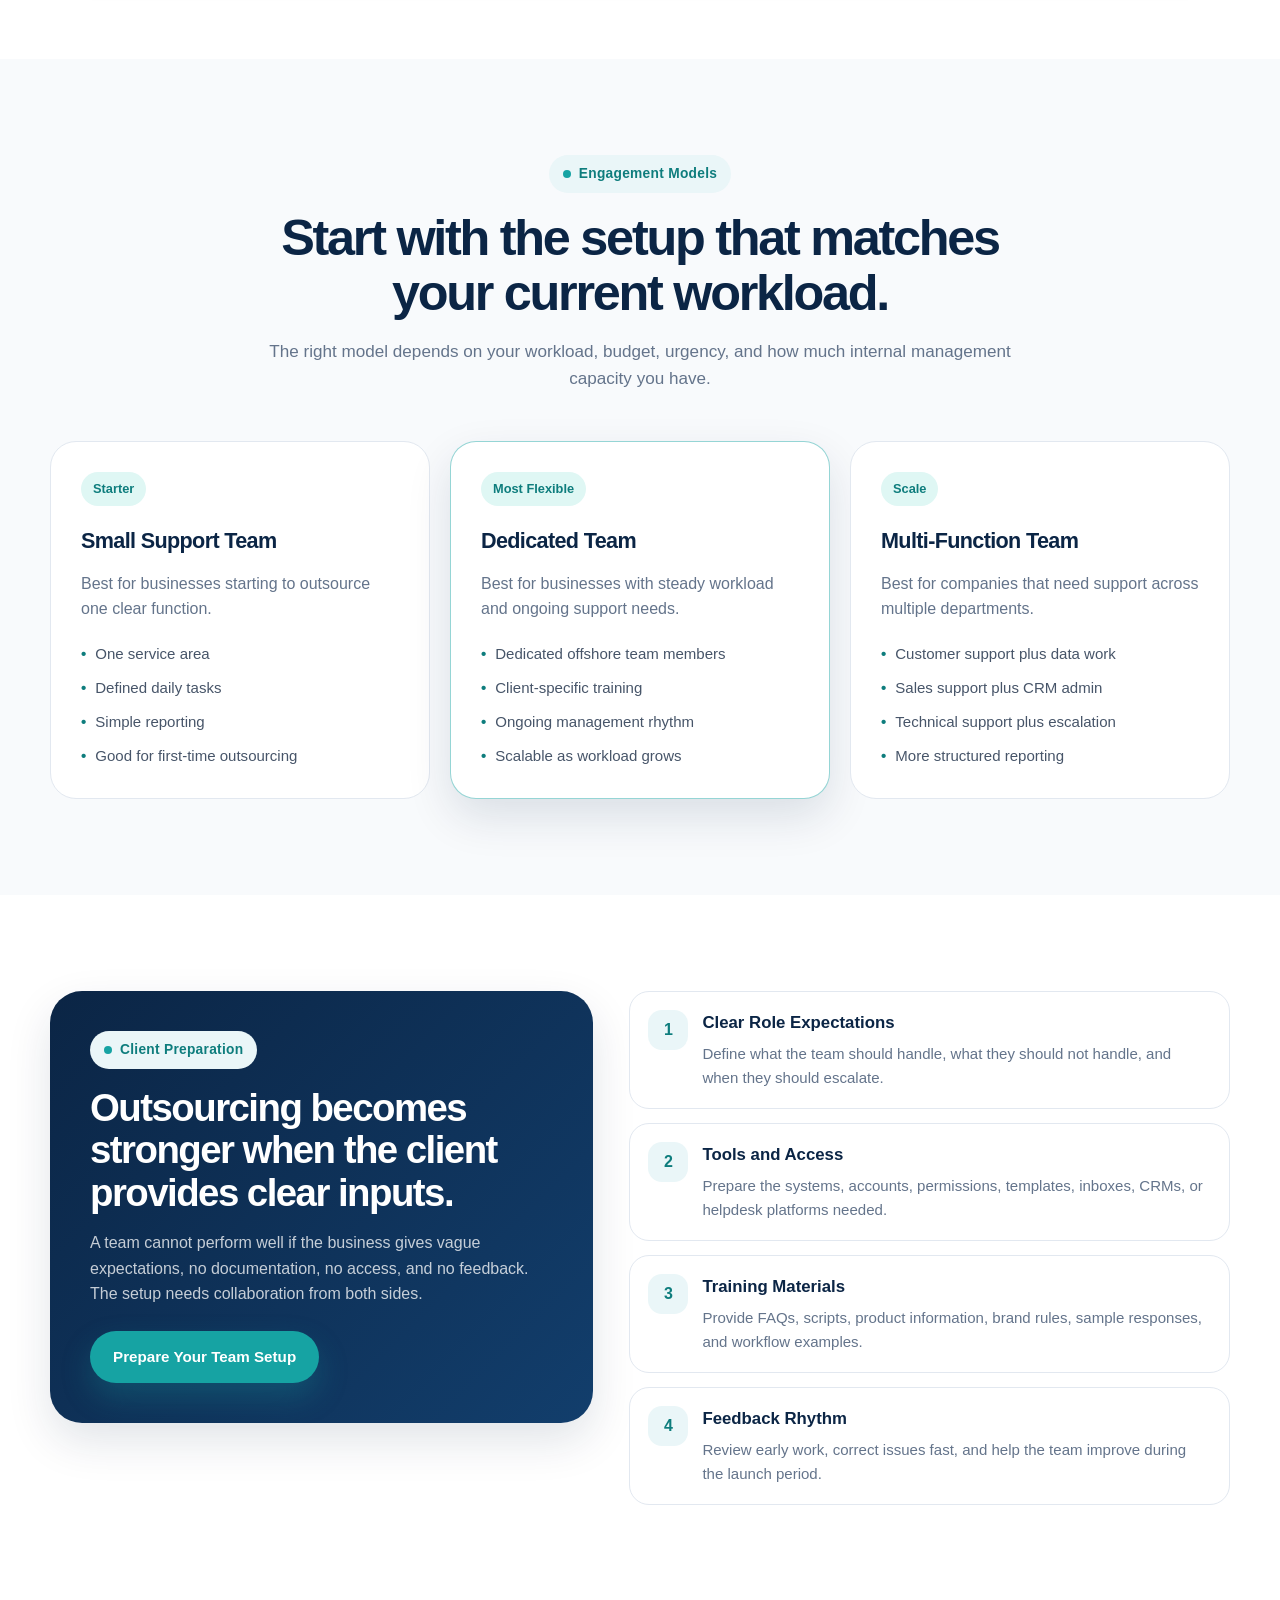
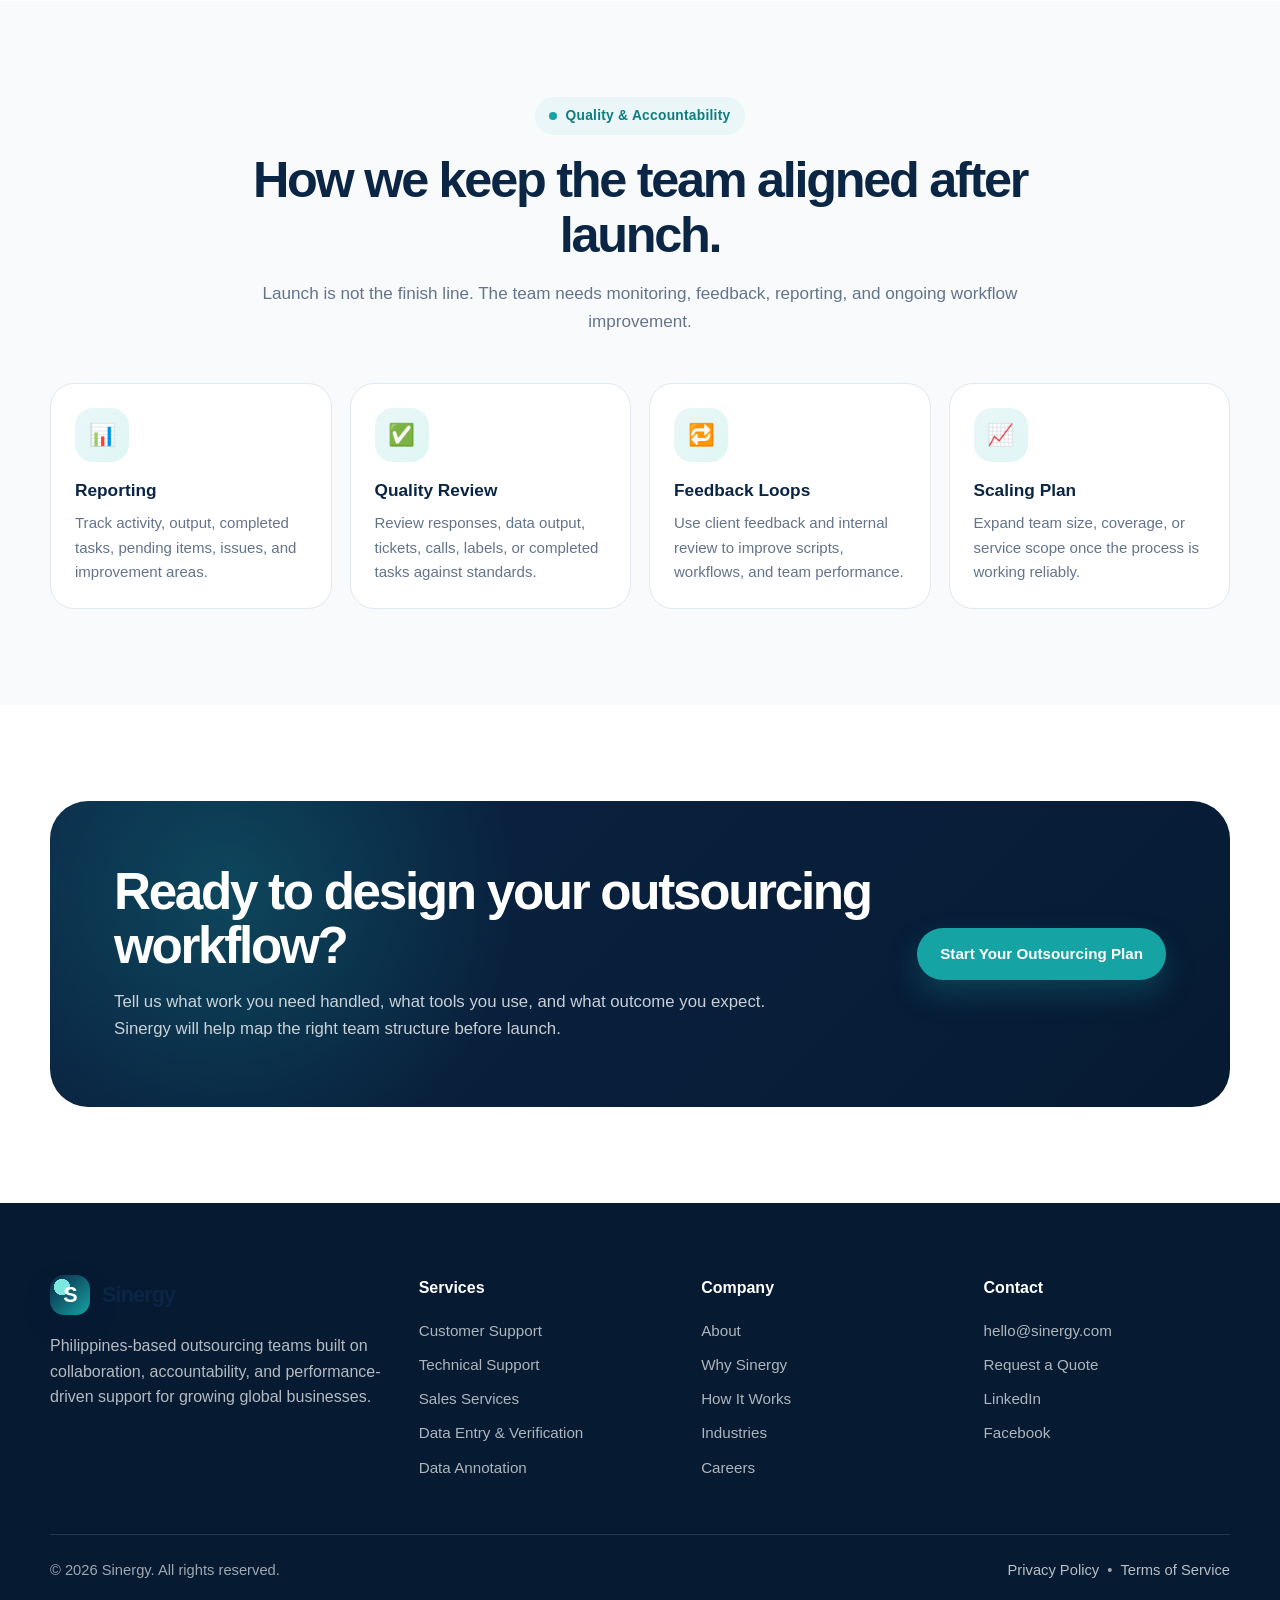
<file: html/how-it-works.html>
<!DOCTYPE html>
<html lang="en">
<head>
  <meta charset="UTF-8" />
  <meta name="viewport" content="width=device-width, initial-scale=1.0" />

  <title>How It Works | Sinergy</title>

  <meta
    name="description"
    content="Learn how Sinergy builds outsourcing teams through discovery, workflow mapping, talent matching, training, launch, reporting, quality review, and continuous improvement."
  />

  <meta
    name="keywords"
    content="how outsourcing works, outsourcing process Philippines, offshore team setup, customer support outsourcing process, sales outsourcing process, data outsourcing process"
  />

  <style>
    :root {
      --navy: #0B2545;
      --navy-dark: #061A32;
      --teal: #16A3A3;
      --teal-dark: #0E7D7D;
      --soft-blue: #EAF6F8;
      --soft-teal: #DFF7F4;
      --light-bg: #F8FAFC;
      --white: #FFFFFF;
      --text: #1F2937;
      --muted: #64748B;
      --border: #E2E8F0;
      --shadow: 0 18px 45px rgba(11, 37, 69, 0.12);
      --max-width: 1180px;
    }

    * {
      box-sizing: border-box;
      margin: 0;
      padding: 0;
    }

    html {
      scroll-behavior: smooth;
    }

    body {
      font-family: Inter, Manrope, Arial, sans-serif;
      color: var(--text);
      background: var(--white);
      line-height: 1.6;
    }

    a {
      color: inherit;
      text-decoration: none;
    }

    ul {
      list-style: none;
    }

    .container {
      width: min(100% - 32px, var(--max-width));
      margin-inline: auto;
    }

    .section {
      padding: 96px 0;
    }

    .section-light {
      background: var(--light-bg);
    }

    .eyebrow {
      display: inline-flex;
      align-items: center;
      gap: 8px;
      padding: 8px 14px;
      border-radius: 999px;
      background: var(--soft-blue);
      color: var(--teal-dark);
      font-size: 0.86rem;
      font-weight: 800;
      letter-spacing: 0.02em;
      margin-bottom: 18px;
    }

    .eyebrow::before {
      content: "";
      width: 8px;
      height: 8px;
      border-radius: 50%;
      background: var(--teal);
    }

    .section-header {
      max-width: 780px;
      margin-bottom: 48px;
    }

    .section-header.center {
      text-align: center;
      margin-inline: auto;
    }

    .section-header h2 {
      font-size: clamp(2rem, 4vw, 3.15rem);
      line-height: 1.08;
      color: var(--navy);
      letter-spacing: -0.045em;
      margin-bottom: 18px;
    }

    .section-header p {
      color: var(--muted);
      font-size: 1.07rem;
    }

    .btn {
      display: inline-flex;
      align-items: center;
      justify-content: center;
      gap: 10px;
      min-height: 48px;
      padding: 13px 22px;
      border-radius: 999px;
      font-weight: 800;
      font-size: 0.95rem;
      border: 1px solid transparent;
      cursor: pointer;
      transition: 0.25s ease;
    }

    .btn-primary {
      background: var(--teal);
      color: var(--white);
      box-shadow: 0 14px 30px rgba(22, 163, 163, 0.26);
    }

    .btn-primary:hover {
      background: var(--teal-dark);
      transform: translateY(-2px);
    }

    .btn-secondary {
      background: var(--white);
      color: var(--navy);
      border-color: var(--border);
    }

    .btn-secondary:hover {
      border-color: var(--teal);
      color: var(--teal-dark);
      transform: translateY(-2px);
    }

    /* Header */
    .site-header {
      position: sticky;
      top: 0;
      z-index: 100;
      background: rgba(255, 255, 255, 0.92);
      backdrop-filter: blur(18px);
      border-bottom: 1px solid rgba(226, 232, 240, 0.9);
    }

    .nav-wrap {
      height: 78px;
      display: flex;
      align-items: center;
      justify-content: space-between;
    }

    .logo {
      display: flex;
      align-items: center;
      gap: 12px;
      font-size: 1.35rem;
      font-weight: 900;
      color: var(--navy);
      letter-spacing: -0.04em;
    }

    .logo-mark {
      width: 40px;
      height: 40px;
      border-radius: 14px;
      background:
        radial-gradient(circle at 30% 30%, #7CE7DE 0 20%, transparent 21%),
        linear-gradient(135deg, var(--navy), var(--teal));
      display: grid;
      place-items: center;
      color: var(--white);
      font-weight: 900;
      box-shadow: 0 12px 28px rgba(11, 37, 69, 0.18);
    }

    .nav {
      display: flex;
      align-items: center;
      gap: 28px;
      font-size: 0.95rem;
      font-weight: 700;
      color: #334155;
    }

    .nav a {
      transition: 0.2s ease;
    }

    .nav a:hover,
    .nav a.active {
      color: var(--teal-dark);
    }

    .nav-actions {
      display: flex;
      align-items: center;
      gap: 14px;
    }

    .mobile-toggle {
      display: none;
      width: 44px;
      height: 44px;
      border: 1px solid var(--border);
      border-radius: 12px;
      background: var(--white);
      cursor: pointer;
      align-items: center;
      justify-content: center;
      flex-direction: column;
      gap: 5px;
    }

    .mobile-toggle span {
      width: 20px;
      height: 2px;
      background: var(--navy);
      border-radius: 999px;
    }

    /* Hero */
    .page-hero {
      position: relative;
      overflow: hidden;
      padding: 92px 0 84px;
      background:
        radial-gradient(circle at 80% 12%, rgba(22, 163, 163, 0.19), transparent 32%),
        radial-gradient(circle at 12% 20%, rgba(234, 246, 248, 1), transparent 34%),
        linear-gradient(180deg, #FFFFFF 0%, #F8FAFC 100%);
    }

    .hero-grid {
      display: grid;
      grid-template-columns: 1.05fr 0.95fr;
      gap: 58px;
      align-items: center;
    }

    .page-hero h1 {
      color: var(--navy);
      font-size: clamp(2.65rem, 6vw, 5rem);
      line-height: 0.98;
      letter-spacing: -0.065em;
      margin-bottom: 24px;
    }

    .page-hero h1 span {
      color: var(--teal-dark);
    }

    .hero-copy {
      color: #475569;
      font-size: 1.18rem;
      max-width: 650px;
      margin-bottom: 30px;
    }

    .hero-actions {
      display: flex;
      flex-wrap: wrap;
      gap: 14px;
      margin-bottom: 26px;
    }

    .trust-row {
      display: flex;
      flex-wrap: wrap;
      gap: 12px;
    }

    .trust-pill {
      display: inline-flex;
      align-items: center;
      gap: 8px;
      padding: 10px 14px;
      border-radius: 999px;
      background: var(--white);
      border: 1px solid var(--border);
      color: #475569;
      font-weight: 800;
      font-size: 0.92rem;
      box-shadow: 0 10px 24px rgba(15, 23, 42, 0.05);
    }

    .check {
      width: 19px;
      height: 19px;
      border-radius: 50%;
      background: var(--soft-teal);
      color: var(--teal-dark);
      display: inline-grid;
      place-items: center;
      font-size: 0.75rem;
      font-weight: 900;
    }

    .hero-panel {
      background: var(--white);
      border: 1px solid var(--border);
      border-radius: 32px;
      padding: 28px;
      box-shadow: var(--shadow);
      position: relative;
    }

    .hero-panel::before {
      content: "";
      position: absolute;
      width: 160px;
      height: 160px;
      background: var(--soft-teal);
      border-radius: 50%;
      right: -42px;
      top: -42px;
      z-index: -1;
    }

    .hero-panel h3 {
      color: var(--navy);
      font-size: 1.25rem;
      line-height: 1.2;
      margin-bottom: 8px;
    }

    .hero-panel p {
      color: var(--muted);
      font-size: 0.94rem;
      margin-bottom: 22px;
    }

    .timeline-mini {
      display: grid;
      gap: 12px;
    }

    .timeline-item {
      display: grid;
      grid-template-columns: 42px 1fr;
      gap: 14px;
      align-items: flex-start;
      padding: 16px;
      border-radius: 20px;
      background: var(--light-bg);
      border: 1px solid var(--border);
    }

    .timeline-num {
      width: 42px;
      height: 42px;
      border-radius: 15px;
      display: grid;
      place-items: center;
      background: linear-gradient(135deg, var(--navy), var(--teal));
      color: var(--white);
      font-weight: 900;
    }

    .timeline-item strong {
      display: block;
      color: var(--navy);
      margin-bottom: 3px;
    }

    .timeline-item span {
      color: var(--muted);
      font-size: 0.9rem;
    }

    /* Process Overview */
    .process-grid-main {
      display: grid;
      grid-template-columns: repeat(3, 1fr);
      gap: 20px;
    }

    .process-card {
      background: var(--white);
      border: 1px solid var(--border);
      border-radius: 26px;
      padding: 28px;
      transition: 0.25s ease;
      min-height: 300px;
    }

    .process-card:hover {
      transform: translateY(-5px);
      box-shadow: 0 16px 36px rgba(15, 23, 42, 0.08);
      border-color: rgba(22, 163, 163, 0.35);
    }

    .process-icon {
      width: 56px;
      height: 56px;
      border-radius: 18px;
      display: grid;
      place-items: center;
      background: linear-gradient(135deg, var(--soft-blue), var(--soft-teal));
      font-size: 1.35rem;
      margin-bottom: 18px;
    }

    .process-card .step-label {
      display: inline-flex;
      padding: 6px 10px;
      border-radius: 999px;
      background: var(--soft-blue);
      color: var(--teal-dark);
      font-size: 0.8rem;
      font-weight: 900;
      margin-bottom: 14px;
    }

    .process-card h3 {
      color: var(--navy);
      font-size: 1.22rem;
      line-height: 1.25;
      margin-bottom: 12px;
    }

    .process-card p {
      color: var(--muted);
      font-size: 0.96rem;
      margin-bottom: 18px;
    }

    .process-card ul {
      display: grid;
      gap: 8px;
      color: #475569;
      font-size: 0.92rem;
    }

    .process-card li {
      display: flex;
      gap: 8px;
      align-items: flex-start;
    }

    .process-card li::before {
      content: "✓";
      color: var(--teal-dark);
      font-weight: 900;
    }

    /* Detail Flow */
    .flow-wrap {
      display: grid;
      gap: 22px;
    }

    .flow-card {
      display: grid;
      grid-template-columns: 0.28fr 1fr;
      gap: 28px;
      padding: 34px;
      border-radius: 30px;
      background: var(--white);
      border: 1px solid var(--border);
      box-shadow: 0 14px 34px rgba(15, 23, 42, 0.05);
    }

    .flow-left {
      border-right: 1px solid var(--border);
      padding-right: 24px;
    }

    .flow-number {
      width: 64px;
      height: 64px;
      border-radius: 22px;
      display: grid;
      place-items: center;
      background: linear-gradient(135deg, var(--navy), var(--teal));
      color: var(--white);
      font-size: 1.4rem;
      font-weight: 900;
      margin-bottom: 18px;
    }

    .flow-left h3 {
      color: var(--navy);
      font-size: 1.45rem;
      line-height: 1.15;
      letter-spacing: -0.035em;
      margin-bottom: 10px;
    }

    .flow-left p {
      color: var(--muted);
      font-size: 0.95rem;
    }

    .flow-body {
      display: grid;
      gap: 20px;
    }

    .flow-body h4 {
      color: var(--navy);
      margin-bottom: 10px;
      font-size: 1rem;
    }

    .feature-grid {
      display: grid;
      grid-template-columns: repeat(2, 1fr);
      gap: 10px;
    }

    .feature-item {
      padding: 13px 14px;
      border-radius: 14px;
      background: var(--light-bg);
      border: 1px solid var(--border);
      color: #475569;
      font-weight: 700;
      font-size: 0.9rem;
    }

    .output-box {
      padding: 18px;
      border-radius: 18px;
      background: var(--soft-blue);
      border: 1px solid rgba(22, 163, 163, 0.18);
    }

    .output-box strong {
      color: var(--navy);
      display: block;
      margin-bottom: 6px;
    }

    .output-box p {
      color: var(--muted);
      font-size: 0.95rem;
    }

    /* Models */
    .model-grid {
      display: grid;
      grid-template-columns: repeat(3, 1fr);
      gap: 20px;
    }

    .model-card {
      background: var(--white);
      border: 1px solid var(--border);
      border-radius: 26px;
      padding: 30px;
      position: relative;
      overflow: hidden;
    }

    .model-card.featured {
      border-color: rgba(22, 163, 163, 0.45);
      box-shadow: var(--shadow);
    }

    .model-badge {
      display: inline-flex;
      padding: 7px 12px;
      border-radius: 999px;
      background: var(--soft-teal);
      color: var(--teal-dark);
      font-weight: 900;
      font-size: 0.8rem;
      margin-bottom: 18px;
    }

    .model-card h3 {
      color: var(--navy);
      font-size: 1.35rem;
      letter-spacing: -0.03em;
      margin-bottom: 12px;
    }

    .model-card p {
      color: var(--muted);
      margin-bottom: 20px;
    }

    .model-card ul {
      display: grid;
      gap: 10px;
      color: #475569;
      font-size: 0.94rem;
    }

    .model-card li {
      display: flex;
      gap: 9px;
      align-items: flex-start;
    }

    .model-card li::before {
      content: "•";
      color: var(--teal-dark);
      font-weight: 900;
    }

    /* Client Requirements */
    .split-grid {
      display: grid;
      grid-template-columns: 0.95fr 1.05fr;
      gap: 36px;
      align-items: start;
    }

    .dark-panel {
      background: linear-gradient(135deg, var(--navy), #123E6C);
      color: var(--white);
      border-radius: 32px;
      padding: 40px;
      box-shadow: var(--shadow);
    }

    .dark-panel h2 {
      font-size: clamp(1.8rem, 3vw, 2.55rem);
      line-height: 1.1;
      letter-spacing: -0.04em;
      margin-bottom: 16px;
    }

    .dark-panel p {
      color: rgba(255, 255, 255, 0.76);
      margin-bottom: 24px;
    }

    .requirement-list {
      display: grid;
      gap: 14px;
    }

    .requirement-item {
      display: flex;
      gap: 14px;
      align-items: flex-start;
      background: var(--white);
      border: 1px solid var(--border);
      border-radius: 20px;
      padding: 18px;
    }

    .requirement-icon {
      flex: 0 0 40px;
      width: 40px;
      height: 40px;
      display: grid;
      place-items: center;
      border-radius: 14px;
      background: var(--soft-blue);
      color: var(--teal-dark);
      font-weight: 900;
    }

    .requirement-item h3 {
      color: var(--navy);
      margin-bottom: 5px;
      font-size: 1.05rem;
    }

    .requirement-item p {
      color: var(--muted);
      font-size: 0.94rem;
    }

    /* Quality */
    .quality-grid {
      display: grid;
      grid-template-columns: repeat(4, 1fr);
      gap: 18px;
    }

    .quality-card {
      background: var(--white);
      border: 1px solid var(--border);
      border-radius: 24px;
      padding: 24px;
      min-height: 220px;
    }

    .quality-card .emoji {
      width: 54px;
      height: 54px;
      border-radius: 18px;
      background: linear-gradient(135deg, var(--soft-blue), var(--soft-teal));
      display: grid;
      place-items: center;
      font-size: 1.35rem;
      margin-bottom: 18px;
    }

    .quality-card h3 {
      color: var(--navy);
      font-size: 1.08rem;
      line-height: 1.25;
      margin-bottom: 10px;
    }

    .quality-card p {
      color: var(--muted);
      font-size: 0.94rem;
    }

    /* CTA */
    .cta {
      background:
        radial-gradient(circle at 15% 30%, rgba(22, 163, 163, 0.28), transparent 28%),
        linear-gradient(135deg, var(--navy), var(--navy-dark));
      color: var(--white);
      border-radius: 38px;
      padding: 64px;
      display: grid;
      grid-template-columns: 1fr auto;
      align-items: center;
      gap: 32px;
      overflow: hidden;
    }

    .cta h2 {
      font-size: clamp(2rem, 4vw, 3.25rem);
      line-height: 1.06;
      letter-spacing: -0.045em;
      margin-bottom: 16px;
      max-width: 760px;
    }

    .cta p {
      color: rgba(255, 255, 255, 0.78);
      max-width: 690px;
      font-size: 1.05rem;
    }

    /* Footer */
    .footer {
      background: #061A32;
      color: var(--white);
      padding: 72px 0 28px;
    }

    .footer-grid {
      display: grid;
      grid-template-columns: 1.35fr repeat(3, 1fr);
      gap: 36px;
      margin-bottom: 54px;
    }

    .footer-brand p {
      color: rgba(255, 255, 255, 0.7);
      margin-top: 18px;
      max-width: 380px;
    }

    .footer h4 {
      margin-bottom: 18px;
      color: var(--white);
    }

    .footer-links {
      display: grid;
      gap: 10px;
    }

    .footer-links a {
      color: rgba(255, 255, 255, 0.68);
      transition: 0.2s ease;
      font-size: 0.95rem;
    }

    .footer-links a:hover {
      color: var(--white);
    }

    .footer-bottom {
      border-top: 1px solid rgba(255, 255, 255, 0.12);
      padding-top: 24px;
      display: flex;
      justify-content: space-between;
      gap: 18px;
      flex-wrap: wrap;
      color: rgba(255, 255, 255, 0.62);
      font-size: 0.92rem;
    }

    .footer-bottom a {
      color: rgba(255, 255, 255, 0.72);
    }

    /* Responsive */
    @media (max-width: 1100px) {
      .process-grid-main,
      .model-grid {
        grid-template-columns: repeat(2, 1fr);
      }

      .quality-grid {
        grid-template-columns: repeat(2, 1fr);
      }
    }

    @media (max-width: 920px) {
      .mobile-toggle {
        display: flex;
      }

      .nav {
        position: fixed;
        inset: 78px 16px auto 16px;
        background: var(--white);
        border: 1px solid var(--border);
        border-radius: 20px;
        box-shadow: var(--shadow);
        padding: 18px;
        display: none;
        flex-direction: column;
        align-items: stretch;
        gap: 4px;
      }

      .nav.is-open {
        display: flex;
      }

      .nav a {
        padding: 13px 14px;
        border-radius: 12px;
      }

      .nav a:hover,
      .nav a.active {
        background: var(--light-bg);
      }

      .nav-actions .btn {
        display: none;
      }

      .hero-grid,
      .flow-card,
      .split-grid,
      .cta {
        grid-template-columns: 1fr;
      }

      .flow-left {
        border-right: 0;
        border-bottom: 1px solid var(--border);
        padding-right: 0;
        padding-bottom: 22px;
      }

      .footer-grid {
        grid-template-columns: 1fr 1fr;
      }
    }

    @media (max-width: 680px) {
      .container {
        width: min(100% - 24px, var(--max-width));
      }

      .section {
        padding: 72px 0;
      }

      .page-hero {
        padding: 62px 0 70px;
      }

      .page-hero h1 {
        font-size: 2.65rem;
      }

      .hero-copy {
        font-size: 1.04rem;
      }

      .hero-actions {
        flex-direction: column;
      }

      .btn {
        width: 100%;
      }

      .process-grid-main,
      .feature-grid,
      .model-grid,
      .quality-grid,
      .footer-grid {
        grid-template-columns: 1fr;
      }

      .hero-panel,
      .flow-card,
      .dark-panel,
      .cta {
        padding: 32px 22px;
        border-radius: 28px;
      }

      .footer-bottom {
        flex-direction: column;
      }
    }
  </style>
</head>

<body>
  <header class="site-header">
    <div class="container nav-wrap">
      <a href="index.html" class="logo" aria-label="Sinergy Home">
        <span class="logo-mark">S</span>
        <span>Sinergy</span>
      </a>

      <nav class="nav" id="mainNav" aria-label="Main navigation">
        <a href="index.html">Home</a>
        <a href="services.html">Services</a>
        <a href="industries.html">Industries</a>
        <a href="how-it-works.html" class="active">How It Works</a>
        <a href="why-sinergy.html">Why Sinergy</a>
        <a href="about.html">About</a>
        <a href="careers.html">Careers</a>
      </nav>

      <div class="nav-actions">
        <a href="contact.html" class="btn btn-primary">Get a Quote</a>

        <button class="mobile-toggle" id="mobileToggle" aria-label="Open mobile menu" aria-expanded="false">
          <span></span>
          <span></span>
          <span></span>
        </button>
      </div>
    </div>
  </header>

  <main>
    <!-- Hero -->
    <section class="page-hero">
      <div class="container hero-grid">
        <div>
          <div class="eyebrow">How It Works</div>

          <h1>
            A Clear Process for Building <span>Reliable Outsourcing Teams</span>
          </h1>

          <p class="hero-copy">
            Sinergy helps businesses build offshore support teams through discovery, workflow mapping,
            talent matching, training, launch support, reporting, and continuous improvement.
          </p>

          <div class="hero-actions">
            <a href="contact.html" class="btn btn-primary">Start Your Outsourcing Plan</a>
            <a href="#process-overview" class="btn btn-secondary">View the Process</a>
          </div>

          <div class="trust-row">
            <span class="trust-pill"><span class="check">✓</span> Workflow First</span>
            <span class="trust-pill"><span class="check">✓</span> Trained Teams</span>
            <span class="trust-pill"><span class="check">✓</span> Quality Review</span>
          </div>
        </div>

        <div class="hero-panel">
          <h3>From first conversation to operating team</h3>
          <p>
            The goal is not to throw people at a problem. The goal is to define the work,
            train the team, launch carefully, and improve based on real performance.
          </p>

          <div class="timeline-mini">
            <div class="timeline-item">
              <div class="timeline-num">1</div>
              <div>
                <strong>Discover</strong>
                <span>Understand goals, workload, tools, and team gaps.</span>
              </div>
            </div>

            <div class="timeline-item">
              <div class="timeline-num">2</div>
              <div>
                <strong>Design</strong>
                <span>Map workflows, roles, training, and quality standards.</span>
              </div>
            </div>

            <div class="timeline-item">
              <div class="timeline-num">3</div>
              <div>
                <strong>Launch</strong>
                <span>Start the team with reporting, review, and feedback loops.</span>
              </div>
            </div>
          </div>
        </div>
      </div>
    </section>

    <!-- Process Overview -->
    <section class="section section-light" id="process-overview">
      <div class="container">
        <div class="section-header center">
          <div class="eyebrow">Process Overview</div>
          <h2>Outsourcing works best when the process is built before the team scales.</h2>
          <p>
            The weak version of outsourcing is hiring quickly without documenting the work.
            Sinergy uses a more structured approach: define the work, match the right team,
            train carefully, then improve through review.
          </p>
        </div>

        <div class="process-grid-main">
          <article class="process-card">
            <div class="process-icon">🔍</div>
            <span class="step-label">Step 01</span>
            <h3>Discovery & Requirements</h3>
            <p>We start by understanding your business, workload, customer expectations, tools, and goals.</p>
            <ul>
              <li>Service needs</li>
              <li>Work volume</li>
              <li>Tools and systems</li>
              <li>Role expectations</li>
            </ul>
          </article>

          <article class="process-card">
            <div class="process-icon">🧭</div>
            <span class="step-label">Step 02</span>
            <h3>Workflow Mapping</h3>
            <p>We break the work into repeatable tasks, escalation rules, quality checks, and reporting needs.</p>
            <ul>
              <li>Task ownership</li>
              <li>Escalation paths</li>
              <li>Response standards</li>
              <li>Quality criteria</li>
            </ul>
          </article>

          <article class="process-card">
            <div class="process-icon">👥</div>
            <span class="step-label">Step 03</span>
            <h3>Talent Matching</h3>
            <p>We help match team members based on communication skills, work type, tools, and role requirements.</p>
            <ul>
              <li>Skill fit</li>
              <li>Communication fit</li>
              <li>Service fit</li>
              <li>Growth fit</li>
            </ul>
          </article>

          <article class="process-card">
            <div class="process-icon">📘</div>
            <span class="step-label">Step 04</span>
            <h3>Training & Onboarding</h3>
            <p>Your team is trained around your brand, workflows, tools, documentation, and success standards.</p>
            <ul>
              <li>Brand training</li>
              <li>Tool walkthroughs</li>
              <li>Process documentation</li>
              <li>Sample tasks</li>
            </ul>
          </article>

          <article class="process-card">
            <div class="process-icon">🚀</div>
            <span class="step-label">Step 05</span>
            <h3>Launch & Support</h3>
            <p>The team goes live with clear expectations, communication rhythm, reporting, and review cycles.</p>
            <ul>
              <li>Team launch</li>
              <li>Daily communication</li>
              <li>Performance tracking</li>
              <li>Issue resolution</li>
            </ul>
          </article>

          <article class="process-card">
            <div class="process-icon">📈</div>
            <span class="step-label">Step 06</span>
            <h3>Review & Improve</h3>
            <p>We monitor output, gather feedback, improve workflows, and adjust the team as your needs evolve.</p>
            <ul>
              <li>Quality review</li>
              <li>Feedback loops</li>
              <li>Process refinement</li>
              <li>Scale planning</li>
            </ul>
          </article>
        </div>
      </div>
    </section>

    <!-- Detailed Flow -->
    <section class="section">
      <div class="container">
        <div class="section-header">
          <div class="eyebrow">Detailed Setup Flow</div>
          <h2>What happens at each stage.</h2>
          <p>
            This is the operating structure. Do not skip the workflow work. That is where most outsourcing setups fail.
          </p>
        </div>

        <div class="flow-wrap">
          <article class="flow-card">
            <div class="flow-left">
              <div class="flow-number">01</div>
              <h3>Discovery Call</h3>
              <p>We clarify what you need and whether outsourcing is the right fit.</p>
            </div>

            <div class="flow-body">
              <div>
                <h4>We identify:</h4>
                <div class="feature-grid">
                  <div class="feature-item">Business goals</div>
                  <div class="feature-item">Current team gaps</div>
                  <div class="feature-item">Service type needed</div>
                  <div class="feature-item">Expected workload</div>
                  <div class="feature-item">Preferred communication setup</div>
                  <div class="feature-item">Urgency and launch timeline</div>
                </div>
              </div>

              <div class="output-box">
                <strong>Output:</strong>
                <p>A clearer understanding of the role, workload, and outsourcing opportunity.</p>
              </div>
            </div>
          </article>

          <article class="flow-card">
            <div class="flow-left">
              <div class="flow-number">02</div>
              <h3>Workflow Planning</h3>
              <p>We convert your needs into tasks, roles, responsibilities, and operating rules.</p>
            </div>

            <div class="flow-body">
              <div>
                <h4>We map:</h4>
                <div class="feature-grid">
                  <div class="feature-item">Daily responsibilities</div>
                  <div class="feature-item">Standard procedures</div>
                  <div class="feature-item">Escalation rules</div>
                  <div class="feature-item">Tools and access needs</div>
                  <div class="feature-item">Quality control points</div>
                  <div class="feature-item">Reporting rhythm</div>
                </div>
              </div>

              <div class="output-box">
                <strong>Output:</strong>
                <p>A practical role structure and workflow plan before hiring or launching the team.</p>
              </div>
            </div>
          </article>

          <article class="flow-card">
            <div class="flow-left">
              <div class="flow-number">03</div>
              <h3>Team Matching</h3>
              <p>We match people to the role based on the type of work and required skills.</p>
            </div>

            <div class="flow-body">
              <div>
                <h4>We consider:</h4>
                <div class="feature-grid">
                  <div class="feature-item">Communication ability</div>
                  <div class="feature-item">Customer-facing experience</div>
                  <div class="feature-item">Technical familiarity</div>
                  <div class="feature-item">Attention to detail</div>
                  <div class="feature-item">Sales support capability</div>
                  <div class="feature-item">Trainability and reliability</div>
                </div>
              </div>

              <div class="output-box">
                <strong>Output:</strong>
                <p>A team profile designed around the actual work, not generic hiring assumptions.</p>
              </div>
            </div>
          </article>

          <article class="flow-card">
            <div class="flow-left">
              <div class="flow-number">04</div>
              <h3>Training & Launch</h3>
              <p>The team learns your business, tools, tone, process, and quality expectations.</p>
            </div>

            <div class="flow-body">
              <div>
                <h4>Training may include:</h4>
                <div class="feature-grid">
                  <div class="feature-item">Brand voice</div>
                  <div class="feature-item">Product or service knowledge</div>
                  <div class="feature-item">CRM or helpdesk tools</div>
                  <div class="feature-item">Support scripts and FAQs</div>
                  <div class="feature-item">Sample tickets or tasks</div>
                  <div class="feature-item">Escalation scenarios</div>
                </div>
              </div>

              <div class="output-box">
                <strong>Output:</strong>
                <p>A prepared team ready to start with supervision, review, and feedback.</p>
              </div>
            </div>
          </article>

          <article class="flow-card">
            <div class="flow-left">
              <div class="flow-number">05</div>
              <h3>Management Rhythm</h3>
              <p>Once live, the team needs communication, reporting, and quality review.</p>
            </div>

            <div class="flow-body">
              <div>
                <h4>We support:</h4>
                <div class="feature-grid">
                  <div class="feature-item">Daily or weekly check-ins</div>
                  <div class="feature-item">Performance tracking</div>
                  <div class="feature-item">Task completion review</div>
                  <div class="feature-item">Issue escalation</div>
                  <div class="feature-item">Output quality checks</div>
                  <div class="feature-item">Workflow improvements</div>
                </div>
              </div>

              <div class="output-box">
                <strong>Output:</strong>
                <p>An operating rhythm that keeps the team accountable and easier to manage.</p>
              </div>
            </div>
          </article>
        </div>
      </div>
    </section>

    <!-- Engagement Models -->
    <section class="section section-light">
      <div class="container">
        <div class="section-header center">
          <div class="eyebrow">Engagement Models</div>
          <h2>Start with the setup that matches your current workload.</h2>
          <p>
            The right model depends on your workload, budget, urgency, and how much internal management capacity you have.
          </p>
        </div>

        <div class="model-grid">
          <article class="model-card">
            <span class="model-badge">Starter</span>
            <h3>Small Support Team</h3>
            <p>Best for businesses starting to outsource one clear function.</p>
            <ul>
              <li>One service area</li>
              <li>Defined daily tasks</li>
              <li>Simple reporting</li>
              <li>Good for first-time outsourcing</li>
            </ul>
          </article>

          <article class="model-card featured">
            <span class="model-badge">Most Flexible</span>
            <h3>Dedicated Team</h3>
            <p>Best for businesses with steady workload and ongoing support needs.</p>
            <ul>
              <li>Dedicated offshore team members</li>
              <li>Client-specific training</li>
              <li>Ongoing management rhythm</li>
              <li>Scalable as workload grows</li>
            </ul>
          </article>

          <article class="model-card">
            <span class="model-badge">Scale</span>
            <h3>Multi-Function Team</h3>
            <p>Best for companies that need support across multiple departments.</p>
            <ul>
              <li>Customer support plus data work</li>
              <li>Sales support plus CRM admin</li>
              <li>Technical support plus escalation</li>
              <li>More structured reporting</li>
            </ul>
          </article>
        </div>
      </div>
    </section>

    <!-- What Client Provides -->
    <section class="section">
      <div class="container split-grid">
        <div class="dark-panel">
          <div class="eyebrow">Client Preparation</div>
          <h2>Outsourcing becomes stronger when the client provides clear inputs.</h2>
          <p>
            A team cannot perform well if the business gives vague expectations, no documentation,
            no access, and no feedback. The setup needs collaboration from both sides.
          </p>
          <a href="contact.html" class="btn btn-primary">Prepare Your Team Setup</a>
        </div>

        <div class="requirement-list">
          <div class="requirement-item">
            <div class="requirement-icon">1</div>
            <div>
              <h3>Clear Role Expectations</h3>
              <p>Define what the team should handle, what they should not handle, and when they should escalate.</p>
            </div>
          </div>

          <div class="requirement-item">
            <div class="requirement-icon">2</div>
            <div>
              <h3>Tools and Access</h3>
              <p>Prepare the systems, accounts, permissions, templates, inboxes, CRMs, or helpdesk platforms needed.</p>
            </div>
          </div>

          <div class="requirement-item">
            <div class="requirement-icon">3</div>
            <div>
              <h3>Training Materials</h3>
              <p>Provide FAQs, scripts, product information, brand rules, sample responses, and workflow examples.</p>
            </div>
          </div>

          <div class="requirement-item">
            <div class="requirement-icon">4</div>
            <div>
              <h3>Feedback Rhythm</h3>
              <p>Review early work, correct issues fast, and help the team improve during the launch period.</p>
            </div>
          </div>
        </div>
      </div>
    </section>

    <!-- Quality -->
    <section class="section section-light">
      <div class="container">
        <div class="section-header center">
          <div class="eyebrow">Quality & Accountability</div>
          <h2>How we keep the team aligned after launch.</h2>
          <p>
            Launch is not the finish line. The team needs monitoring, feedback, reporting, and ongoing workflow improvement.
          </p>
        </div>

        <div class="quality-grid">
          <article class="quality-card">
            <div class="emoji">📊</div>
            <h3>Reporting</h3>
            <p>Track activity, output, completed tasks, pending items, issues, and improvement areas.</p>
          </article>

          <article class="quality-card">
            <div class="emoji">✅</div>
            <h3>Quality Review</h3>
            <p>Review responses, data output, tickets, calls, labels, or completed tasks against standards.</p>
          </article>

          <article class="quality-card">
            <div class="emoji">🔁</div>
            <h3>Feedback Loops</h3>
            <p>Use client feedback and internal review to improve scripts, workflows, and team performance.</p>
          </article>

          <article class="quality-card">
            <div class="emoji">📈</div>
            <h3>Scaling Plan</h3>
            <p>Expand team size, coverage, or service scope once the process is working reliably.</p>
          </article>
        </div>
      </div>
    </section>

    <!-- Final CTA -->
    <section class="section">
      <div class="container">
        <div class="cta">
          <div>
            <h2>Ready to design your outsourcing workflow?</h2>
            <p>
              Tell us what work you need handled, what tools you use, and what outcome you expect.
              Sinergy will help map the right team structure before launch.
            </p>
          </div>

          <a href="contact.html" class="btn btn-primary">Start Your Outsourcing Plan</a>
        </div>
      </div>
    </section>
  </main>

  <!-- Footer -->
  <footer class="footer">
    <div class="container">
      <div class="footer-grid">
        <div class="footer-brand">
          <a href="index.html" class="logo">
            <span class="logo-mark">S</span>
            <span>Sinergy</span>
          </a>

          <p>
            Philippines-based outsourcing teams built on collaboration, accountability,
            and performance-driven support for growing global businesses.
          </p>
        </div>

        <div>
          <h4>Services</h4>
          <div class="footer-links">
            <a href="customer-support.html">Customer Support</a>
            <a href="technical-support.html">Technical Support</a>
            <a href="sales-services.html">Sales Services</a>
            <a href="data-entry-verification.html">Data Entry & Verification</a>
            <a href="data-annotation.html">Data Annotation</a>
          </div>
        </div>

        <div>
          <h4>Company</h4>
          <div class="footer-links">
            <a href="about.html">About</a>
            <a href="why-sinergy.html">Why Sinergy</a>
            <a href="how-it-works.html">How It Works</a>
            <a href="industries.html">Industries</a>
            <a href="careers.html">Careers</a>
          </div>
        </div>

        <div>
          <h4>Contact</h4>
          <div class="footer-links">
            <a href="mailto:hello@sinergy.com">hello@sinergy.com</a>
            <a href="contact.html">Request a Quote</a>
            <a href="#">LinkedIn</a>
            <a href="#">Facebook</a>
          </div>
        </div>
      </div>

      <div class="footer-bottom">
        <p>© <span id="year"></span> Sinergy. All rights reserved.</p>

        <div>
          <a href="privacy-policy.html">Privacy Policy</a>
          &nbsp;•&nbsp;
          <a href="terms-of-service.html">Terms of Service</a>
        </div>
      </div>
    </div>
  </footer>

  <script>
    const mobileToggle = document.getElementById("mobileToggle");
    const mainNav = document.getElementById("mainNav");

    mobileToggle.addEventListener("click", function () {
      const isOpen = mainNav.classList.toggle("is-open");
      mobileToggle.setAttribute("aria-expanded", isOpen ? "true" : "false");
    });

    const navLinks = mainNav.querySelectorAll("a");

    navLinks.forEach(function (link) {
      link.addEventListener("click", function () {
        mainNav.classList.remove("is-open");
        mobileToggle.setAttribute("aria-expanded", "false");
      });
    });

    document.getElementById("year").textContent = new Date().getFullYear();
  </script>
</body>
</html>
</file>
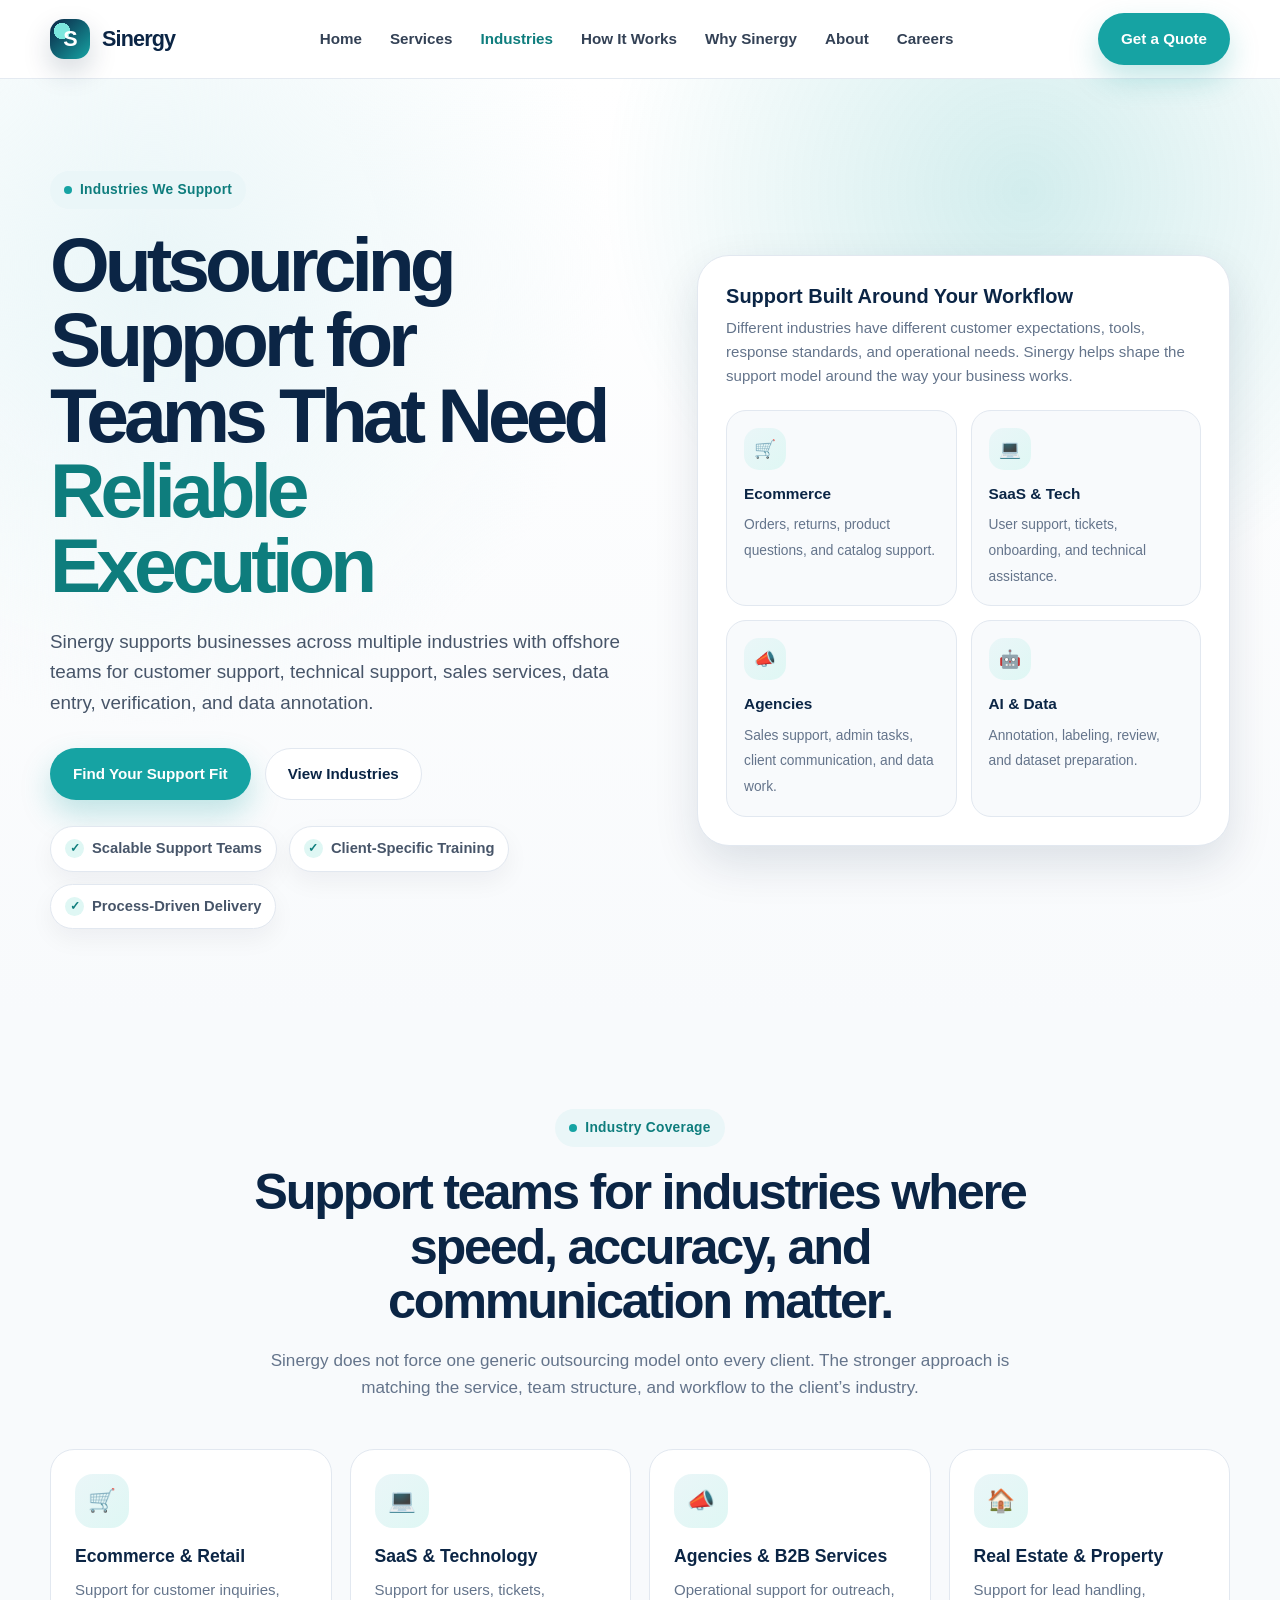
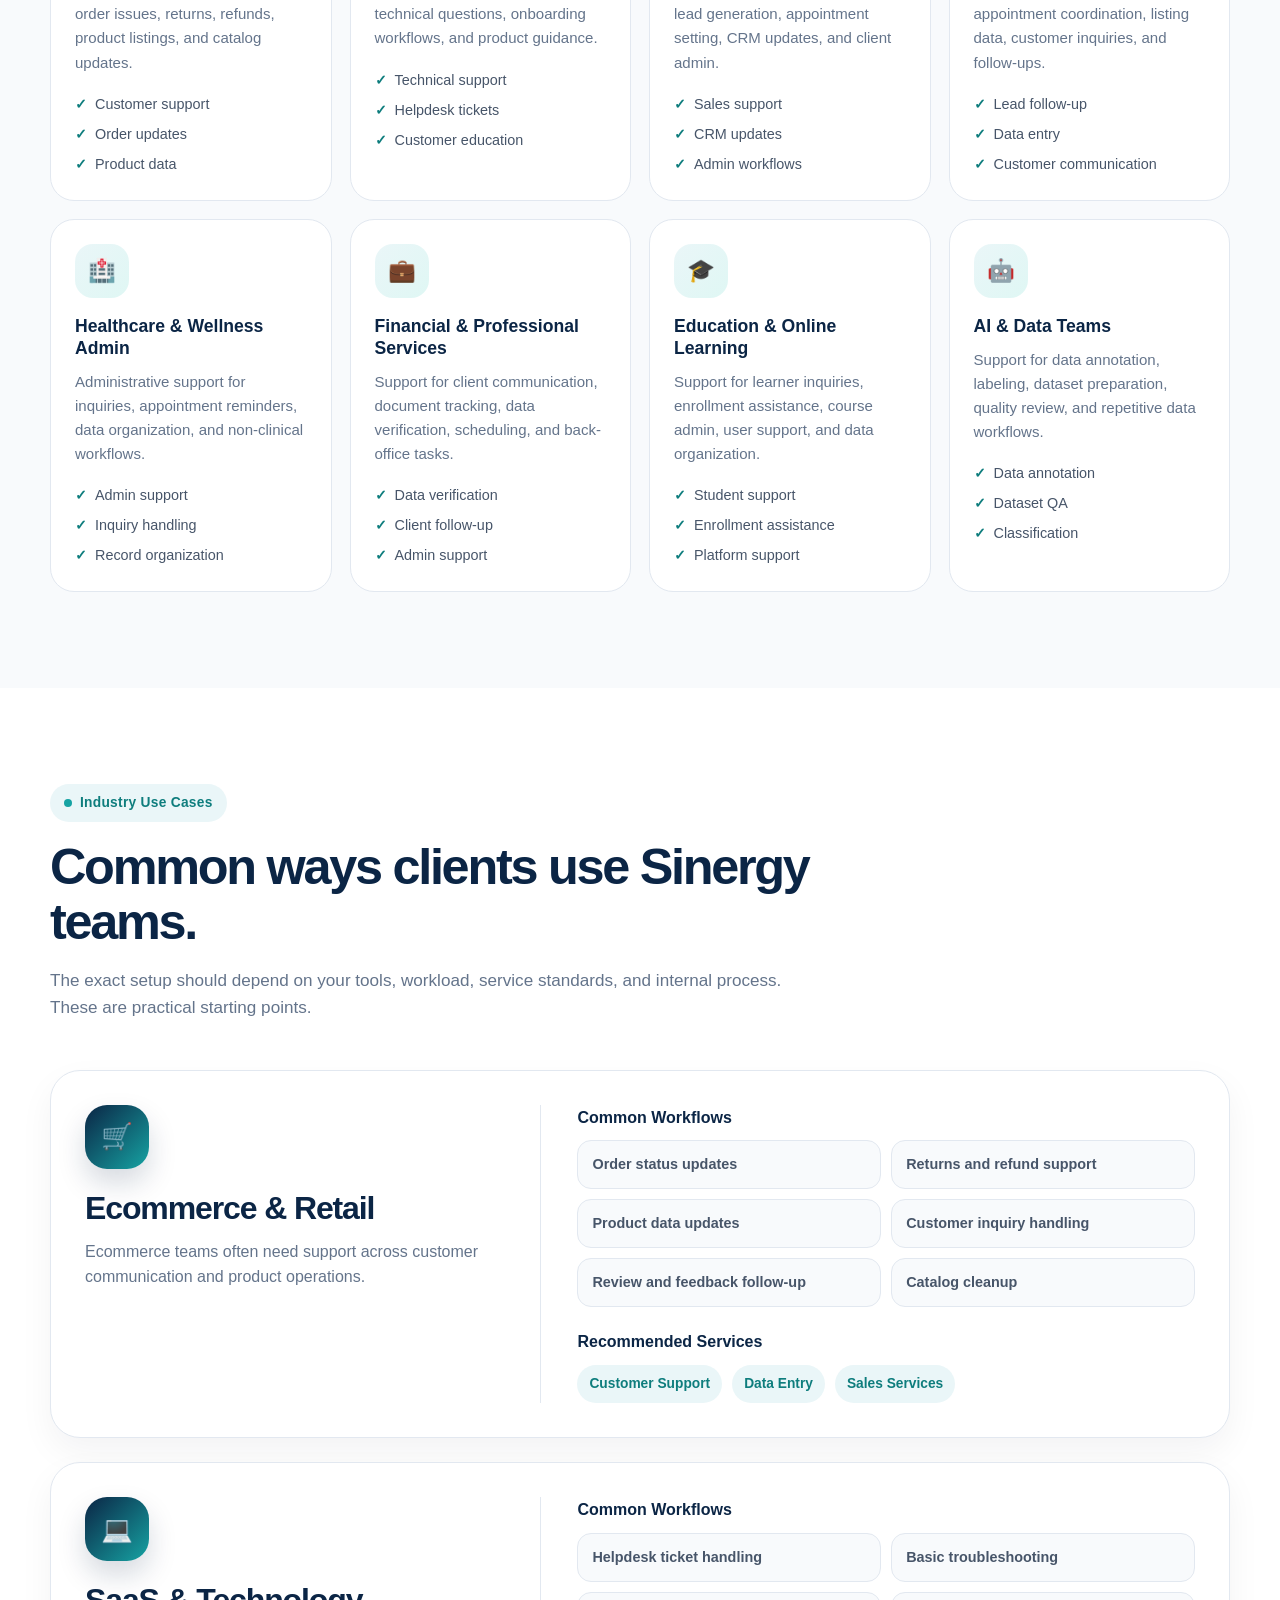
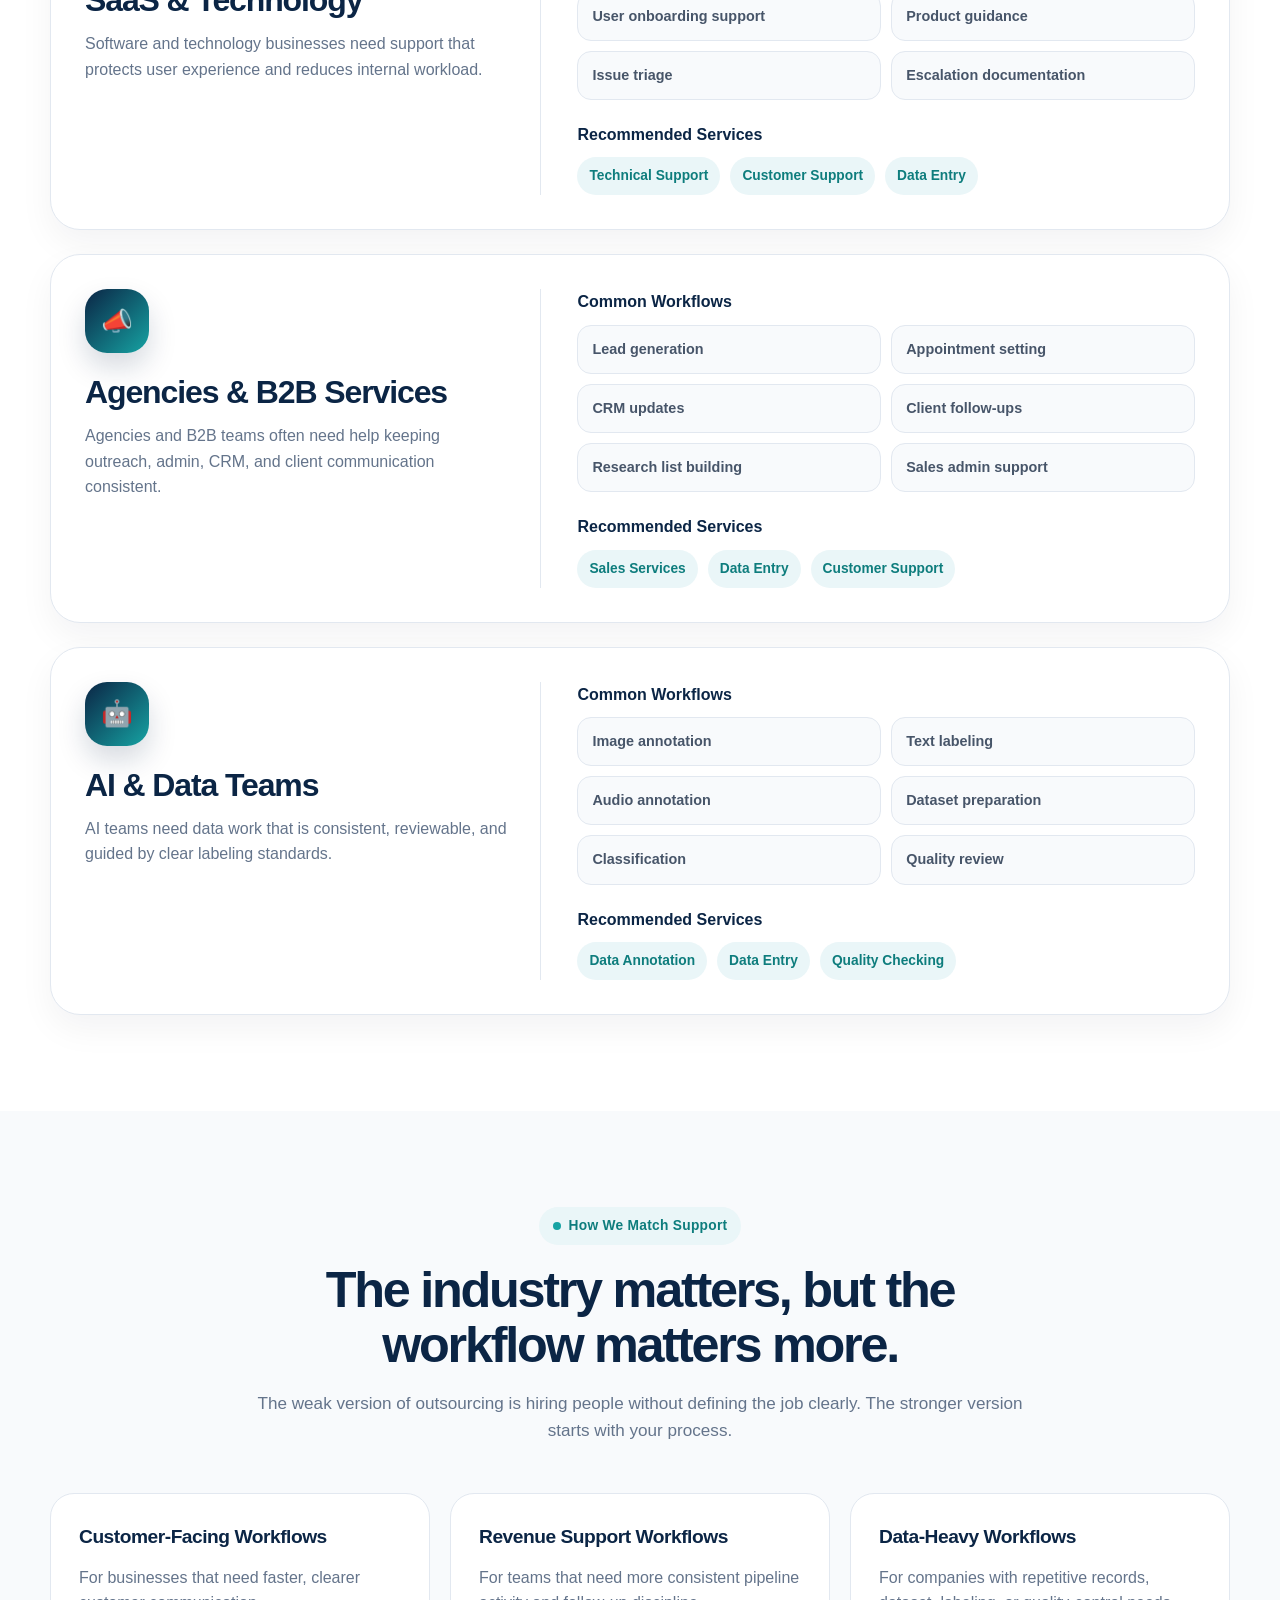
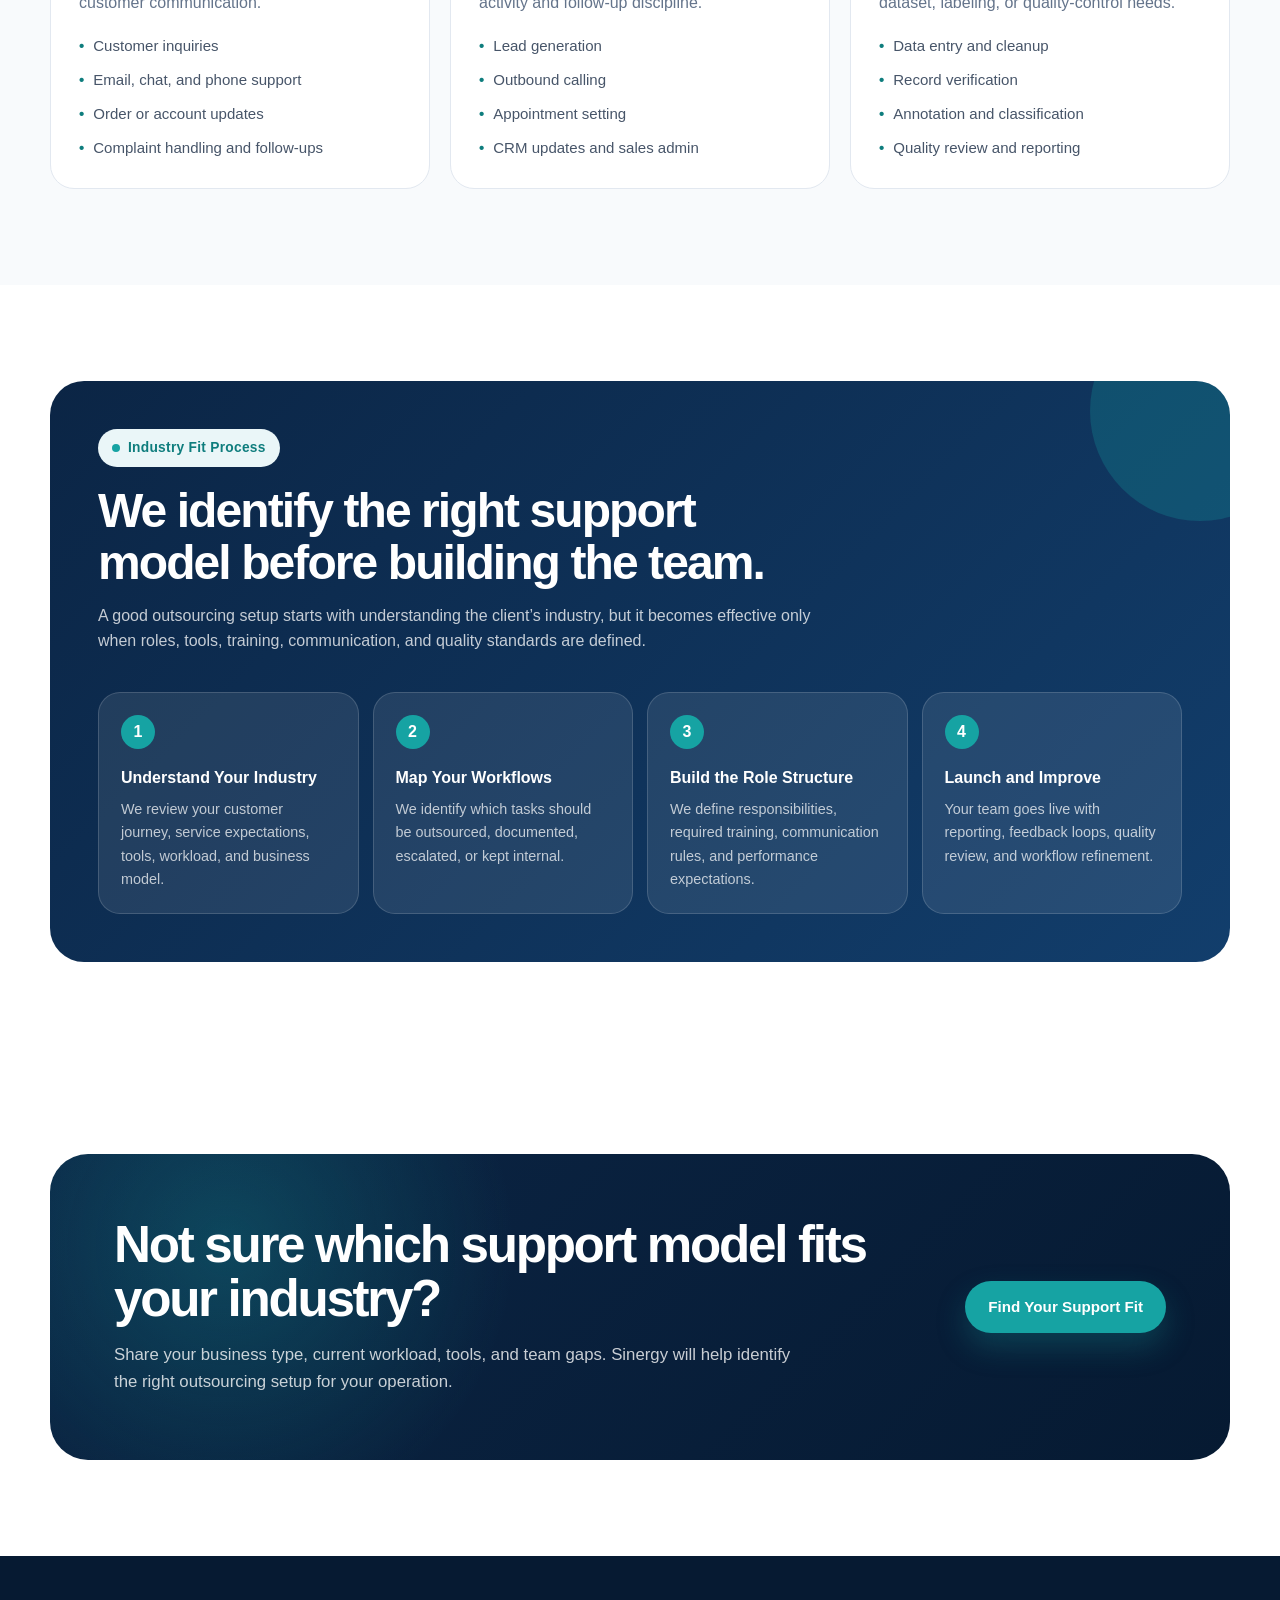
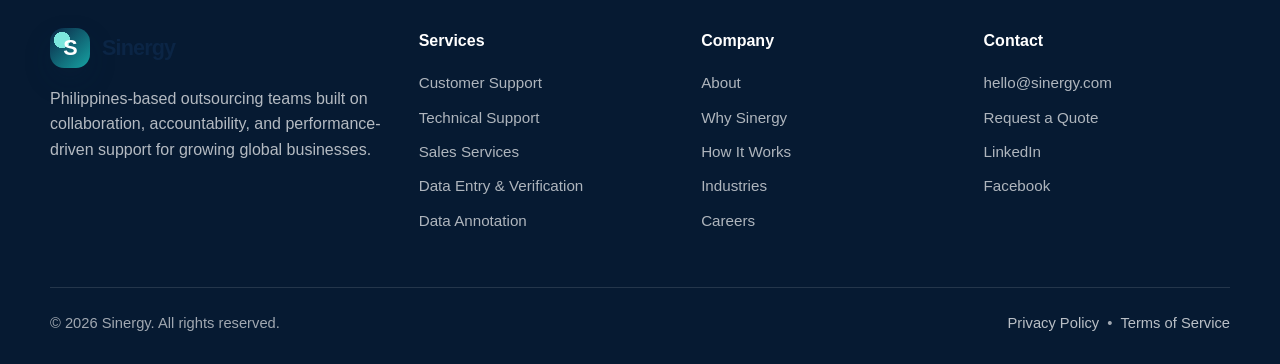
<file: html/industries.html>
<!DOCTYPE html>
<html lang="en">
<head>
  <meta charset="UTF-8" />
  <meta name="viewport" content="width=device-width, initial-scale=1.0" />

  <title>Industries We Support | Sinergy</title>

  <meta
    name="description"
    content="Sinergy provides Philippines-based outsourcing support for ecommerce, SaaS, technology, agencies, professional services, healthcare admin workflows, real estate, education, and AI data teams."
  />

  <meta
    name="keywords"
    content="outsourcing industries Philippines, ecommerce outsourcing, SaaS support outsourcing, agency outsourcing, real estate outsourcing, data annotation outsourcing, customer support outsourcing"
  />

  <style>
    :root {
      --navy: #0B2545;
      --navy-dark: #061A32;
      --teal: #16A3A3;
      --teal-dark: #0E7D7D;
      --soft-blue: #EAF6F8;
      --soft-teal: #DFF7F4;
      --light-bg: #F8FAFC;
      --white: #FFFFFF;
      --text: #1F2937;
      --muted: #64748B;
      --border: #E2E8F0;
      --shadow: 0 18px 45px rgba(11, 37, 69, 0.12);
      --max-width: 1180px;
    }

    * {
      box-sizing: border-box;
      margin: 0;
      padding: 0;
    }

    html {
      scroll-behavior: smooth;
    }

    body {
      font-family: Inter, Manrope, Arial, sans-serif;
      color: var(--text);
      background: var(--white);
      line-height: 1.6;
    }

    a {
      color: inherit;
      text-decoration: none;
    }

    ul {
      list-style: none;
    }

    .container {
      width: min(100% - 32px, var(--max-width));
      margin-inline: auto;
    }

    .section {
      padding: 96px 0;
    }

    .section-light {
      background: var(--light-bg);
    }

    .eyebrow {
      display: inline-flex;
      align-items: center;
      gap: 8px;
      padding: 8px 14px;
      border-radius: 999px;
      background: var(--soft-blue);
      color: var(--teal-dark);
      font-size: 0.86rem;
      font-weight: 800;
      letter-spacing: 0.02em;
      margin-bottom: 18px;
    }

    .eyebrow::before {
      content: "";
      width: 8px;
      height: 8px;
      border-radius: 50%;
      background: var(--teal);
    }

    .section-header {
      max-width: 780px;
      margin-bottom: 48px;
    }

    .section-header.center {
      text-align: center;
      margin-inline: auto;
    }

    .section-header h2 {
      font-size: clamp(2rem, 4vw, 3.15rem);
      line-height: 1.08;
      color: var(--navy);
      letter-spacing: -0.045em;
      margin-bottom: 18px;
    }

    .section-header p {
      color: var(--muted);
      font-size: 1.07rem;
    }

    .btn {
      display: inline-flex;
      align-items: center;
      justify-content: center;
      gap: 10px;
      min-height: 48px;
      padding: 13px 22px;
      border-radius: 999px;
      font-weight: 800;
      font-size: 0.95rem;
      border: 1px solid transparent;
      cursor: pointer;
      transition: 0.25s ease;
    }

    .btn-primary {
      background: var(--teal);
      color: var(--white);
      box-shadow: 0 14px 30px rgba(22, 163, 163, 0.26);
    }

    .btn-primary:hover {
      background: var(--teal-dark);
      transform: translateY(-2px);
    }

    .btn-secondary {
      background: var(--white);
      color: var(--navy);
      border-color: var(--border);
    }

    .btn-secondary:hover {
      border-color: var(--teal);
      color: var(--teal-dark);
      transform: translateY(-2px);
    }

    /* Header */
    .site-header {
      position: sticky;
      top: 0;
      z-index: 100;
      background: rgba(255, 255, 255, 0.92);
      backdrop-filter: blur(18px);
      border-bottom: 1px solid rgba(226, 232, 240, 0.9);
    }

    .nav-wrap {
      height: 78px;
      display: flex;
      align-items: center;
      justify-content: space-between;
    }

    .logo {
      display: flex;
      align-items: center;
      gap: 12px;
      font-size: 1.35rem;
      font-weight: 900;
      color: var(--navy);
      letter-spacing: -0.04em;
    }

    .logo-mark {
      width: 40px;
      height: 40px;
      border-radius: 14px;
      background:
        radial-gradient(circle at 30% 30%, #7CE7DE 0 20%, transparent 21%),
        linear-gradient(135deg, var(--navy), var(--teal));
      display: grid;
      place-items: center;
      color: var(--white);
      font-weight: 900;
      box-shadow: 0 12px 28px rgba(11, 37, 69, 0.18);
    }

    .nav {
      display: flex;
      align-items: center;
      gap: 28px;
      font-size: 0.95rem;
      font-weight: 700;
      color: #334155;
    }

    .nav a {
      transition: 0.2s ease;
    }

    .nav a:hover,
    .nav a.active {
      color: var(--teal-dark);
    }

    .nav-actions {
      display: flex;
      align-items: center;
      gap: 14px;
    }

    .mobile-toggle {
      display: none;
      width: 44px;
      height: 44px;
      border: 1px solid var(--border);
      border-radius: 12px;
      background: var(--white);
      cursor: pointer;
      align-items: center;
      justify-content: center;
      flex-direction: column;
      gap: 5px;
    }

    .mobile-toggle span {
      width: 20px;
      height: 2px;
      background: var(--navy);
      border-radius: 999px;
    }

    /* Hero */
    .page-hero {
      position: relative;
      overflow: hidden;
      padding: 92px 0 84px;
      background:
        radial-gradient(circle at 80% 12%, rgba(22, 163, 163, 0.19), transparent 32%),
        radial-gradient(circle at 12% 20%, rgba(234, 246, 248, 1), transparent 34%),
        linear-gradient(180deg, #FFFFFF 0%, #F8FAFC 100%);
    }

    .hero-grid {
      display: grid;
      grid-template-columns: 1.05fr 0.95fr;
      gap: 58px;
      align-items: center;
    }

    .page-hero h1 {
      color: var(--navy);
      font-size: clamp(2.65rem, 6vw, 5rem);
      line-height: 0.98;
      letter-spacing: -0.065em;
      margin-bottom: 24px;
    }

    .page-hero h1 span {
      color: var(--teal-dark);
    }

    .hero-copy {
      color: #475569;
      font-size: 1.18rem;
      max-width: 650px;
      margin-bottom: 30px;
    }

    .hero-actions {
      display: flex;
      flex-wrap: wrap;
      gap: 14px;
      margin-bottom: 26px;
    }

    .trust-row {
      display: flex;
      flex-wrap: wrap;
      gap: 12px;
    }

    .trust-pill {
      display: inline-flex;
      align-items: center;
      gap: 8px;
      padding: 10px 14px;
      border-radius: 999px;
      background: var(--white);
      border: 1px solid var(--border);
      color: #475569;
      font-weight: 800;
      font-size: 0.92rem;
      box-shadow: 0 10px 24px rgba(15, 23, 42, 0.05);
    }

    .check {
      width: 19px;
      height: 19px;
      border-radius: 50%;
      background: var(--soft-teal);
      color: var(--teal-dark);
      display: inline-grid;
      place-items: center;
      font-size: 0.75rem;
      font-weight: 900;
    }

    .hero-panel {
      background: var(--white);
      border: 1px solid var(--border);
      border-radius: 32px;
      padding: 28px;
      box-shadow: var(--shadow);
      position: relative;
    }

    .hero-panel::before {
      content: "";
      position: absolute;
      width: 160px;
      height: 160px;
      background: var(--soft-teal);
      border-radius: 50%;
      right: -42px;
      top: -42px;
      z-index: -1;
    }

    .hero-panel h3 {
      color: var(--navy);
      font-size: 1.25rem;
      line-height: 1.2;
      margin-bottom: 8px;
    }

    .hero-panel p {
      color: var(--muted);
      font-size: 0.94rem;
      margin-bottom: 22px;
    }

    .industry-mini-grid {
      display: grid;
      grid-template-columns: repeat(2, 1fr);
      gap: 14px;
    }

    .industry-mini {
      padding: 17px;
      border-radius: 20px;
      background: var(--light-bg);
      border: 1px solid var(--border);
    }

    .industry-mini strong {
      display: block;
      color: var(--navy);
      margin-bottom: 5px;
      font-size: 0.96rem;
    }

    .industry-mini span {
      color: var(--muted);
      font-size: 0.86rem;
    }

    .mini-icon {
      width: 42px;
      height: 42px;
      display: grid;
      place-items: center;
      border-radius: 15px;
      background: linear-gradient(135deg, var(--soft-blue), var(--soft-teal));
      margin-bottom: 12px;
      font-size: 1.1rem;
    }

    /* Industry Grid */
    .industry-grid {
      display: grid;
      grid-template-columns: repeat(4, 1fr);
      gap: 18px;
    }

    .industry-card {
      background: var(--white);
      border: 1px solid var(--border);
      border-radius: 24px;
      padding: 24px;
      transition: 0.25s ease;
      min-height: 260px;
    }

    .industry-card:hover {
      transform: translateY(-5px);
      box-shadow: 0 16px 36px rgba(15, 23, 42, 0.08);
      border-color: rgba(22, 163, 163, 0.35);
    }

    .industry-icon {
      width: 54px;
      height: 54px;
      border-radius: 18px;
      display: grid;
      place-items: center;
      background: linear-gradient(135deg, var(--soft-blue), var(--soft-teal));
      font-size: 1.4rem;
      margin-bottom: 18px;
    }

    .industry-card h3 {
      color: var(--navy);
      font-size: 1.1rem;
      line-height: 1.25;
      margin-bottom: 10px;
    }

    .industry-card p {
      color: var(--muted);
      font-size: 0.94rem;
      margin-bottom: 18px;
    }

    .industry-card ul {
      display: grid;
      gap: 7px;
      color: #475569;
      font-size: 0.9rem;
    }

    .industry-card li {
      display: flex;
      gap: 8px;
      align-items: flex-start;
    }

    .industry-card li::before {
      content: "✓";
      color: var(--teal-dark);
      font-weight: 900;
    }

    /* Detail */
    .detail-list {
      display: grid;
      gap: 24px;
    }

    .detail-card {
      display: grid;
      grid-template-columns: 0.85fr 1.15fr;
      gap: 36px;
      padding: 34px;
      border-radius: 30px;
      background: var(--white);
      border: 1px solid var(--border);
      box-shadow: 0 14px 34px rgba(15, 23, 42, 0.05);
    }

    .detail-head {
      border-right: 1px solid var(--border);
      padding-right: 30px;
    }

    .detail-head .big-icon {
      width: 64px;
      height: 64px;
      border-radius: 22px;
      display: grid;
      place-items: center;
      background: linear-gradient(135deg, var(--navy), var(--teal));
      color: var(--white);
      font-size: 1.6rem;
      margin-bottom: 22px;
      box-shadow: 0 14px 28px rgba(11, 37, 69, 0.17);
    }

    .detail-head h3 {
      color: var(--navy);
      font-size: clamp(1.45rem, 3vw, 2rem);
      line-height: 1.12;
      letter-spacing: -0.035em;
      margin-bottom: 12px;
    }

    .detail-head p {
      color: var(--muted);
      font-size: 1rem;
    }

    .detail-body {
      display: grid;
      gap: 22px;
    }

    .detail-body h4 {
      color: var(--navy);
      font-size: 1rem;
      margin-bottom: 10px;
    }

    .feature-grid {
      display: grid;
      grid-template-columns: repeat(2, 1fr);
      gap: 10px;
    }

    .feature-item {
      padding: 12px 14px;
      border-radius: 14px;
      background: var(--light-bg);
      border: 1px solid var(--border);
      color: #475569;
      font-weight: 700;
      font-size: 0.9rem;
    }

    .service-tags {
      display: flex;
      flex-wrap: wrap;
      gap: 10px;
    }

    .tag {
      display: inline-flex;
      padding: 8px 12px;
      border-radius: 999px;
      background: var(--soft-blue);
      color: var(--teal-dark);
      font-size: 0.86rem;
      font-weight: 800;
    }

    /* Fit Section */
    .fit-grid {
      display: grid;
      grid-template-columns: repeat(3, 1fr);
      gap: 20px;
    }

    .fit-card {
      background: var(--white);
      border: 1px solid var(--border);
      border-radius: 24px;
      padding: 28px;
    }

    .fit-card h3 {
      color: var(--navy);
      font-size: 1.2rem;
      margin-bottom: 12px;
      letter-spacing: -0.025em;
    }

    .fit-card p {
      color: var(--muted);
      margin-bottom: 18px;
    }

    .fit-card ul {
      display: grid;
      gap: 10px;
      color: #475569;
      font-size: 0.94rem;
    }

    .fit-card li {
      display: flex;
      gap: 9px;
    }

    .fit-card li::before {
      content: "•";
      color: var(--teal-dark);
      font-weight: 900;
    }

    /* Process */
    .process-wrap {
      background: linear-gradient(135deg, var(--navy), #123E6C);
      border-radius: 34px;
      padding: 48px;
      color: var(--white);
      position: relative;
      overflow: hidden;
    }

    .process-wrap::after {
      content: "";
      position: absolute;
      right: -80px;
      top: -80px;
      width: 220px;
      height: 220px;
      border-radius: 50%;
      background: rgba(22, 163, 163, 0.25);
    }

    .process-header {
      max-width: 720px;
      margin-bottom: 38px;
      position: relative;
      z-index: 2;
    }

    .process-header h2 {
      font-size: clamp(2rem, 4vw, 3rem);
      line-height: 1.08;
      letter-spacing: -0.04em;
      margin-bottom: 14px;
    }

    .process-header p {
      color: rgba(255, 255, 255, 0.76);
    }

    .process-grid {
      display: grid;
      grid-template-columns: repeat(4, 1fr);
      gap: 14px;
      position: relative;
      z-index: 2;
    }

    .process-step {
      padding: 22px;
      border-radius: 22px;
      background: rgba(255, 255, 255, 0.09);
      border: 1px solid rgba(255, 255, 255, 0.15);
    }

    .process-step span {
      display: inline-grid;
      place-items: center;
      width: 34px;
      height: 34px;
      border-radius: 50%;
      background: var(--teal);
      color: var(--white);
      font-weight: 900;
      margin-bottom: 16px;
    }

    .process-step h3 {
      font-size: 1rem;
      margin-bottom: 8px;
    }

    .process-step p {
      color: rgba(255, 255, 255, 0.72);
      font-size: 0.9rem;
    }

    /* CTA */
    .cta {
      background:
        radial-gradient(circle at 15% 30%, rgba(22, 163, 163, 0.28), transparent 28%),
        linear-gradient(135deg, var(--navy), var(--navy-dark));
      color: var(--white);
      border-radius: 38px;
      padding: 64px;
      display: grid;
      grid-template-columns: 1fr auto;
      align-items: center;
      gap: 32px;
      overflow: hidden;
    }

    .cta h2 {
      font-size: clamp(2rem, 4vw, 3.25rem);
      line-height: 1.06;
      letter-spacing: -0.045em;
      margin-bottom: 16px;
      max-width: 760px;
    }

    .cta p {
      color: rgba(255, 255, 255, 0.78);
      max-width: 690px;
      font-size: 1.05rem;
    }

    /* Footer */
    .footer {
      background: #061A32;
      color: var(--white);
      padding: 72px 0 28px;
    }

    .footer-grid {
      display: grid;
      grid-template-columns: 1.35fr repeat(3, 1fr);
      gap: 36px;
      margin-bottom: 54px;
    }

    .footer-brand p {
      color: rgba(255, 255, 255, 0.7);
      margin-top: 18px;
      max-width: 380px;
    }

    .footer h4 {
      margin-bottom: 18px;
      color: var(--white);
    }

    .footer-links {
      display: grid;
      gap: 10px;
    }

    .footer-links a {
      color: rgba(255, 255, 255, 0.68);
      transition: 0.2s ease;
      font-size: 0.95rem;
    }

    .footer-links a:hover {
      color: var(--white);
    }

    .footer-bottom {
      border-top: 1px solid rgba(255, 255, 255, 0.12);
      padding-top: 24px;
      display: flex;
      justify-content: space-between;
      gap: 18px;
      flex-wrap: wrap;
      color: rgba(255, 255, 255, 0.62);
      font-size: 0.92rem;
    }

    .footer-bottom a {
      color: rgba(255, 255, 255, 0.72);
    }

    /* Responsive */
    @media (max-width: 1100px) {
      .industry-grid {
        grid-template-columns: repeat(3, 1fr);
      }

      .process-grid {
        grid-template-columns: repeat(2, 1fr);
      }
    }

    @media (max-width: 920px) {
      .mobile-toggle {
        display: flex;
      }

      .nav {
        position: fixed;
        inset: 78px 16px auto 16px;
        background: var(--white);
        border: 1px solid var(--border);
        border-radius: 20px;
        box-shadow: var(--shadow);
        padding: 18px;
        display: none;
        flex-direction: column;
        align-items: stretch;
        gap: 4px;
      }

      .nav.is-open {
        display: flex;
      }

      .nav a {
        padding: 13px 14px;
        border-radius: 12px;
      }

      .nav a:hover,
      .nav a.active {
        background: var(--light-bg);
      }

      .nav-actions .btn {
        display: none;
      }

      .hero-grid,
      .detail-card,
      .cta {
        grid-template-columns: 1fr;
      }

      .detail-head {
        border-right: 0;
        border-bottom: 1px solid var(--border);
        padding-right: 0;
        padding-bottom: 24px;
      }

      .fit-grid {
        grid-template-columns: 1fr;
      }

      .footer-grid {
        grid-template-columns: 1fr 1fr;
      }
    }

    @media (max-width: 680px) {
      .container {
        width: min(100% - 24px, var(--max-width));
      }

      .section {
        padding: 72px 0;
      }

      .page-hero {
        padding: 62px 0 70px;
      }

      .page-hero h1 {
        font-size: 2.65rem;
      }

      .hero-copy {
        font-size: 1.04rem;
      }

      .hero-actions {
        flex-direction: column;
      }

      .btn {
        width: 100%;
      }

      .industry-mini-grid,
      .industry-grid,
      .feature-grid,
      .process-grid,
      .footer-grid {
        grid-template-columns: 1fr;
      }

      .hero-panel,
      .detail-card,
      .process-wrap,
      .cta {
        padding: 32px 22px;
        border-radius: 28px;
      }

      .footer-bottom {
        flex-direction: column;
      }
    }
  </style>
</head>

<body>
  <header class="site-header">
    <div class="container nav-wrap">
      <a href="index.html" class="logo" aria-label="Sinergy Home">
        <span class="logo-mark">S</span>
        <span>Sinergy</span>
      </a>

      <nav class="nav" id="mainNav" aria-label="Main navigation">
        <a href="index.html">Home</a>
        <a href="services.html">Services</a>
        <a href="industries.html" class="active">Industries</a>
        <a href="how-it-works.html">How It Works</a>
        <a href="why-sinergy.html">Why Sinergy</a>
        <a href="about.html">About</a>
        <a href="careers.html">Careers</a>
      </nav>

      <div class="nav-actions">
        <a href="contact.html" class="btn btn-primary">Get a Quote</a>

        <button class="mobile-toggle" id="mobileToggle" aria-label="Open mobile menu" aria-expanded="false">
          <span></span>
          <span></span>
          <span></span>
        </button>
      </div>
    </div>
  </header>

  <main>
    <!-- Hero -->
    <section class="page-hero">
      <div class="container hero-grid">
        <div>
          <div class="eyebrow">Industries We Support</div>

          <h1>
            Outsourcing Support for Teams That Need <span>Reliable Execution</span>
          </h1>

          <p class="hero-copy">
            Sinergy supports businesses across multiple industries with offshore teams for customer support,
            technical support, sales services, data entry, verification, and data annotation.
          </p>

          <div class="hero-actions">
            <a href="contact.html" class="btn btn-primary">Find Your Support Fit</a>
            <a href="#industry-overview" class="btn btn-secondary">View Industries</a>
          </div>

          <div class="trust-row">
            <span class="trust-pill"><span class="check">✓</span> Scalable Support Teams</span>
            <span class="trust-pill"><span class="check">✓</span> Client-Specific Training</span>
            <span class="trust-pill"><span class="check">✓</span> Process-Driven Delivery</span>
          </div>
        </div>

        <div class="hero-panel">
          <h3>Support Built Around Your Workflow</h3>
          <p>
            Different industries have different customer expectations, tools, response standards,
            and operational needs. Sinergy helps shape the support model around the way your business works.
          </p>

          <div class="industry-mini-grid">
            <div class="industry-mini">
              <div class="mini-icon">🛒</div>
              <strong>Ecommerce</strong>
              <span>Orders, returns, product questions, and catalog support.</span>
            </div>

            <div class="industry-mini">
              <div class="mini-icon">💻</div>
              <strong>SaaS & Tech</strong>
              <span>User support, tickets, onboarding, and technical assistance.</span>
            </div>

            <div class="industry-mini">
              <div class="mini-icon">📣</div>
              <strong>Agencies</strong>
              <span>Sales support, admin tasks, client communication, and data work.</span>
            </div>

            <div class="industry-mini">
              <div class="mini-icon">🤖</div>
              <strong>AI & Data</strong>
              <span>Annotation, labeling, review, and dataset preparation.</span>
            </div>
          </div>
        </div>
      </div>
    </section>

    <!-- Industry Overview -->
    <section class="section section-light" id="industry-overview">
      <div class="container">
        <div class="section-header center">
          <div class="eyebrow">Industry Coverage</div>
          <h2>Support teams for industries where speed, accuracy, and communication matter.</h2>
          <p>
            Sinergy does not force one generic outsourcing model onto every client. The stronger approach is
            matching the service, team structure, and workflow to the client’s industry.
          </p>
        </div>

        <div class="industry-grid">
          <article class="industry-card">
            <div class="industry-icon">🛒</div>
            <h3>Ecommerce & Retail</h3>
            <p>Support for customer inquiries, order issues, returns, refunds, product listings, and catalog updates.</p>
            <ul>
              <li>Customer support</li>
              <li>Order updates</li>
              <li>Product data</li>
            </ul>
          </article>

          <article class="industry-card">
            <div class="industry-icon">💻</div>
            <h3>SaaS & Technology</h3>
            <p>Support for users, tickets, technical questions, onboarding workflows, and product guidance.</p>
            <ul>
              <li>Technical support</li>
              <li>Helpdesk tickets</li>
              <li>Customer education</li>
            </ul>
          </article>

          <article class="industry-card">
            <div class="industry-icon">📣</div>
            <h3>Agencies & B2B Services</h3>
            <p>Operational support for outreach, lead generation, appointment setting, CRM updates, and client admin.</p>
            <ul>
              <li>Sales support</li>
              <li>CRM updates</li>
              <li>Admin workflows</li>
            </ul>
          </article>

          <article class="industry-card">
            <div class="industry-icon">🏠</div>
            <h3>Real Estate & Property</h3>
            <p>Support for lead handling, appointment coordination, listing data, customer inquiries, and follow-ups.</p>
            <ul>
              <li>Lead follow-up</li>
              <li>Data entry</li>
              <li>Customer communication</li>
            </ul>
          </article>

          <article class="industry-card">
            <div class="industry-icon">🏥</div>
            <h3>Healthcare & Wellness Admin</h3>
            <p>Administrative support for inquiries, appointment reminders, data organization, and non-clinical workflows.</p>
            <ul>
              <li>Admin support</li>
              <li>Inquiry handling</li>
              <li>Record organization</li>
            </ul>
          </article>

          <article class="industry-card">
            <div class="industry-icon">💼</div>
            <h3>Financial & Professional Services</h3>
            <p>Support for client communication, document tracking, data verification, scheduling, and back-office tasks.</p>
            <ul>
              <li>Data verification</li>
              <li>Client follow-up</li>
              <li>Admin support</li>
            </ul>
          </article>

          <article class="industry-card">
            <div class="industry-icon">🎓</div>
            <h3>Education & Online Learning</h3>
            <p>Support for learner inquiries, enrollment assistance, course admin, user support, and data organization.</p>
            <ul>
              <li>Student support</li>
              <li>Enrollment assistance</li>
              <li>Platform support</li>
            </ul>
          </article>

          <article class="industry-card">
            <div class="industry-icon">🤖</div>
            <h3>AI & Data Teams</h3>
            <p>Support for data annotation, labeling, dataset preparation, quality review, and repetitive data workflows.</p>
            <ul>
              <li>Data annotation</li>
              <li>Dataset QA</li>
              <li>Classification</li>
            </ul>
          </article>
        </div>
      </div>
    </section>

    <!-- Industry Detail -->
    <section class="section">
      <div class="container">
        <div class="section-header">
          <div class="eyebrow">Industry Use Cases</div>
          <h2>Common ways clients use Sinergy teams.</h2>
          <p>
            The exact setup should depend on your tools, workload, service standards, and internal process.
            These are practical starting points.
          </p>
        </div>

        <div class="detail-list">
          <article class="detail-card">
            <div class="detail-head">
              <div class="big-icon">🛒</div>
              <h3>Ecommerce & Retail</h3>
              <p>
                Ecommerce teams often need support across customer communication and product operations.
              </p>
            </div>

            <div class="detail-body">
              <div>
                <h4>Common Workflows</h4>
                <div class="feature-grid">
                  <div class="feature-item">Order status updates</div>
                  <div class="feature-item">Returns and refund support</div>
                  <div class="feature-item">Product data updates</div>
                  <div class="feature-item">Customer inquiry handling</div>
                  <div class="feature-item">Review and feedback follow-up</div>
                  <div class="feature-item">Catalog cleanup</div>
                </div>
              </div>

              <div>
                <h4>Recommended Services</h4>
                <div class="service-tags">
                  <span class="tag">Customer Support</span>
                  <span class="tag">Data Entry</span>
                  <span class="tag">Sales Services</span>
                </div>
              </div>
            </div>
          </article>

          <article class="detail-card">
            <div class="detail-head">
              <div class="big-icon">💻</div>
              <h3>SaaS & Technology</h3>
              <p>
                Software and technology businesses need support that protects user experience and reduces internal workload.
              </p>
            </div>

            <div class="detail-body">
              <div>
                <h4>Common Workflows</h4>
                <div class="feature-grid">
                  <div class="feature-item">Helpdesk ticket handling</div>
                  <div class="feature-item">Basic troubleshooting</div>
                  <div class="feature-item">User onboarding support</div>
                  <div class="feature-item">Product guidance</div>
                  <div class="feature-item">Issue triage</div>
                  <div class="feature-item">Escalation documentation</div>
                </div>
              </div>

              <div>
                <h4>Recommended Services</h4>
                <div class="service-tags">
                  <span class="tag">Technical Support</span>
                  <span class="tag">Customer Support</span>
                  <span class="tag">Data Entry</span>
                </div>
              </div>
            </div>
          </article>

          <article class="detail-card">
            <div class="detail-head">
              <div class="big-icon">📣</div>
              <h3>Agencies & B2B Services</h3>
              <p>
                Agencies and B2B teams often need help keeping outreach, admin, CRM, and client communication consistent.
              </p>
            </div>

            <div class="detail-body">
              <div>
                <h4>Common Workflows</h4>
                <div class="feature-grid">
                  <div class="feature-item">Lead generation</div>
                  <div class="feature-item">Appointment setting</div>
                  <div class="feature-item">CRM updates</div>
                  <div class="feature-item">Client follow-ups</div>
                  <div class="feature-item">Research list building</div>
                  <div class="feature-item">Sales admin support</div>
                </div>
              </div>

              <div>
                <h4>Recommended Services</h4>
                <div class="service-tags">
                  <span class="tag">Sales Services</span>
                  <span class="tag">Data Entry</span>
                  <span class="tag">Customer Support</span>
                </div>
              </div>
            </div>
          </article>

          <article class="detail-card">
            <div class="detail-head">
              <div class="big-icon">🤖</div>
              <h3>AI & Data Teams</h3>
              <p>
                AI teams need data work that is consistent, reviewable, and guided by clear labeling standards.
              </p>
            </div>

            <div class="detail-body">
              <div>
                <h4>Common Workflows</h4>
                <div class="feature-grid">
                  <div class="feature-item">Image annotation</div>
                  <div class="feature-item">Text labeling</div>
                  <div class="feature-item">Audio annotation</div>
                  <div class="feature-item">Dataset preparation</div>
                  <div class="feature-item">Classification</div>
                  <div class="feature-item">Quality review</div>
                </div>
              </div>

              <div>
                <h4>Recommended Services</h4>
                <div class="service-tags">
                  <span class="tag">Data Annotation</span>
                  <span class="tag">Data Entry</span>
                  <span class="tag">Quality Checking</span>
                </div>
              </div>
            </div>
          </article>
        </div>
      </div>
    </section>

    <!-- Fit Section -->
    <section class="section section-light">
      <div class="container">
        <div class="section-header center">
          <div class="eyebrow">How We Match Support</div>
          <h2>The industry matters, but the workflow matters more.</h2>
          <p>
            The weak version of outsourcing is hiring people without defining the job clearly.
            The stronger version starts with your process.
          </p>
        </div>

        <div class="fit-grid">
          <article class="fit-card">
            <h3>Customer-Facing Workflows</h3>
            <p>For businesses that need faster, clearer customer communication.</p>
            <ul>
              <li>Customer inquiries</li>
              <li>Email, chat, and phone support</li>
              <li>Order or account updates</li>
              <li>Complaint handling and follow-ups</li>
            </ul>
          </article>

          <article class="fit-card">
            <h3>Revenue Support Workflows</h3>
            <p>For teams that need more consistent pipeline activity and follow-up discipline.</p>
            <ul>
              <li>Lead generation</li>
              <li>Outbound calling</li>
              <li>Appointment setting</li>
              <li>CRM updates and sales admin</li>
            </ul>
          </article>

          <article class="fit-card">
            <h3>Data-Heavy Workflows</h3>
            <p>For companies with repetitive records, dataset, labeling, or quality-control needs.</p>
            <ul>
              <li>Data entry and cleanup</li>
              <li>Record verification</li>
              <li>Annotation and classification</li>
              <li>Quality review and reporting</li>
            </ul>
          </article>
        </div>
      </div>
    </section>

    <!-- Process -->
    <section class="section">
      <div class="container">
        <div class="process-wrap">
          <div class="process-header">
            <div class="eyebrow">Industry Fit Process</div>
            <h2>We identify the right support model before building the team.</h2>
            <p>
              A good outsourcing setup starts with understanding the client’s industry, but it becomes effective
              only when roles, tools, training, communication, and quality standards are defined.
            </p>
          </div>

          <div class="process-grid">
            <article class="process-step">
              <span>1</span>
              <h3>Understand Your Industry</h3>
              <p>We review your customer journey, service expectations, tools, workload, and business model.</p>
            </article>

            <article class="process-step">
              <span>2</span>
              <h3>Map Your Workflows</h3>
              <p>We identify which tasks should be outsourced, documented, escalated, or kept internal.</p>
            </article>

            <article class="process-step">
              <span>3</span>
              <h3>Build the Role Structure</h3>
              <p>We define responsibilities, required training, communication rules, and performance expectations.</p>
            </article>

            <article class="process-step">
              <span>4</span>
              <h3>Launch and Improve</h3>
              <p>Your team goes live with reporting, feedback loops, quality review, and workflow refinement.</p>
            </article>
          </div>
        </div>
      </div>
    </section>

    <!-- Final CTA -->
    <section class="section">
      <div class="container">
        <div class="cta">
          <div>
            <h2>Not sure which support model fits your industry?</h2>
            <p>
              Share your business type, current workload, tools, and team gaps. Sinergy will help identify
              the right outsourcing setup for your operation.
            </p>
          </div>

          <a href="contact.html" class="btn btn-primary">Find Your Support Fit</a>
        </div>
      </div>
    </section>
  </main>

  <!-- Footer -->
  <footer class="footer">
    <div class="container">
      <div class="footer-grid">
        <div class="footer-brand">
          <a href="index.html" class="logo">
            <span class="logo-mark">S</span>
            <span>Sinergy</span>
          </a>

          <p>
            Philippines-based outsourcing teams built on collaboration, accountability,
            and performance-driven support for growing global businesses.
          </p>
        </div>

        <div>
          <h4>Services</h4>
          <div class="footer-links">
            <a href="customer-support.html">Customer Support</a>
            <a href="technical-support.html">Technical Support</a>
            <a href="sales-services.html">Sales Services</a>
            <a href="data-entry-verification.html">Data Entry & Verification</a>
            <a href="data-annotation.html">Data Annotation</a>
          </div>
        </div>

        <div>
          <h4>Company</h4>
          <div class="footer-links">
            <a href="about.html">About</a>
            <a href="why-sinergy.html">Why Sinergy</a>
            <a href="how-it-works.html">How It Works</a>
            <a href="industries.html">Industries</a>
            <a href="careers.html">Careers</a>
          </div>
        </div>

        <div>
          <h4>Contact</h4>
          <div class="footer-links">
            <a href="mailto:hello@sinergy.com">hello@sinergy.com</a>
            <a href="contact.html">Request a Quote</a>
            <a href="#">LinkedIn</a>
            <a href="#">Facebook</a>
          </div>
        </div>
      </div>

      <div class="footer-bottom">
        <p>© <span id="year"></span> Sinergy. All rights reserved.</p>

        <div>
          <a href="privacy-policy.html">Privacy Policy</a>
          &nbsp;•&nbsp;
          <a href="terms-of-service.html">Terms of Service</a>
        </div>
      </div>
    </div>
  </footer>

  <script>
    const mobileToggle = document.getElementById("mobileToggle");
    const mainNav = document.getElementById("mainNav");

    mobileToggle.addEventListener("click", function () {
      const isOpen = mainNav.classList.toggle("is-open");
      mobileToggle.setAttribute("aria-expanded", isOpen ? "true" : "false");
    });

    const navLinks = mainNav.querySelectorAll("a");

    navLinks.forEach(function (link) {
      link.addEventListener("click", function () {
        mainNav.classList.remove("is-open");
        mobileToggle.setAttribute("aria-expanded", "false");
      });
    });

    document.getElementById("year").textContent = new Date().getFullYear();
  </script>
</body>
</html>
</file>
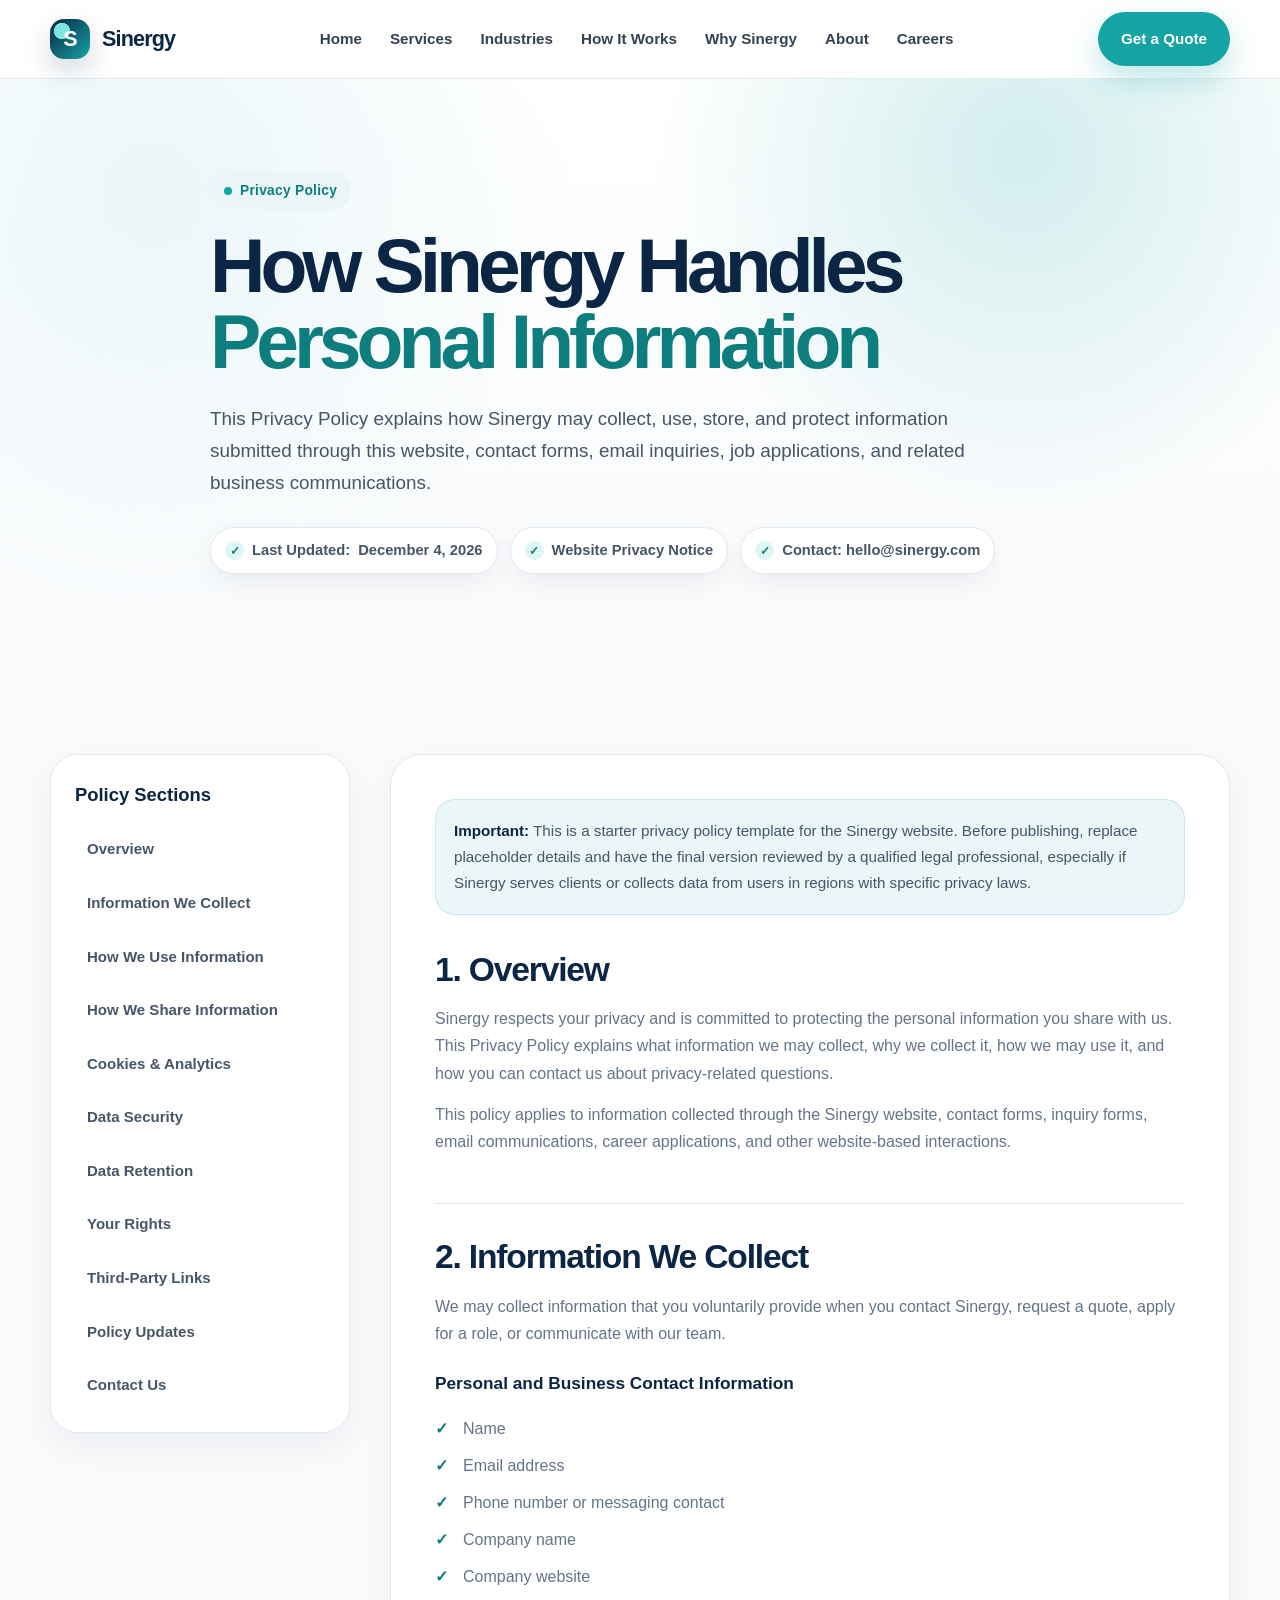
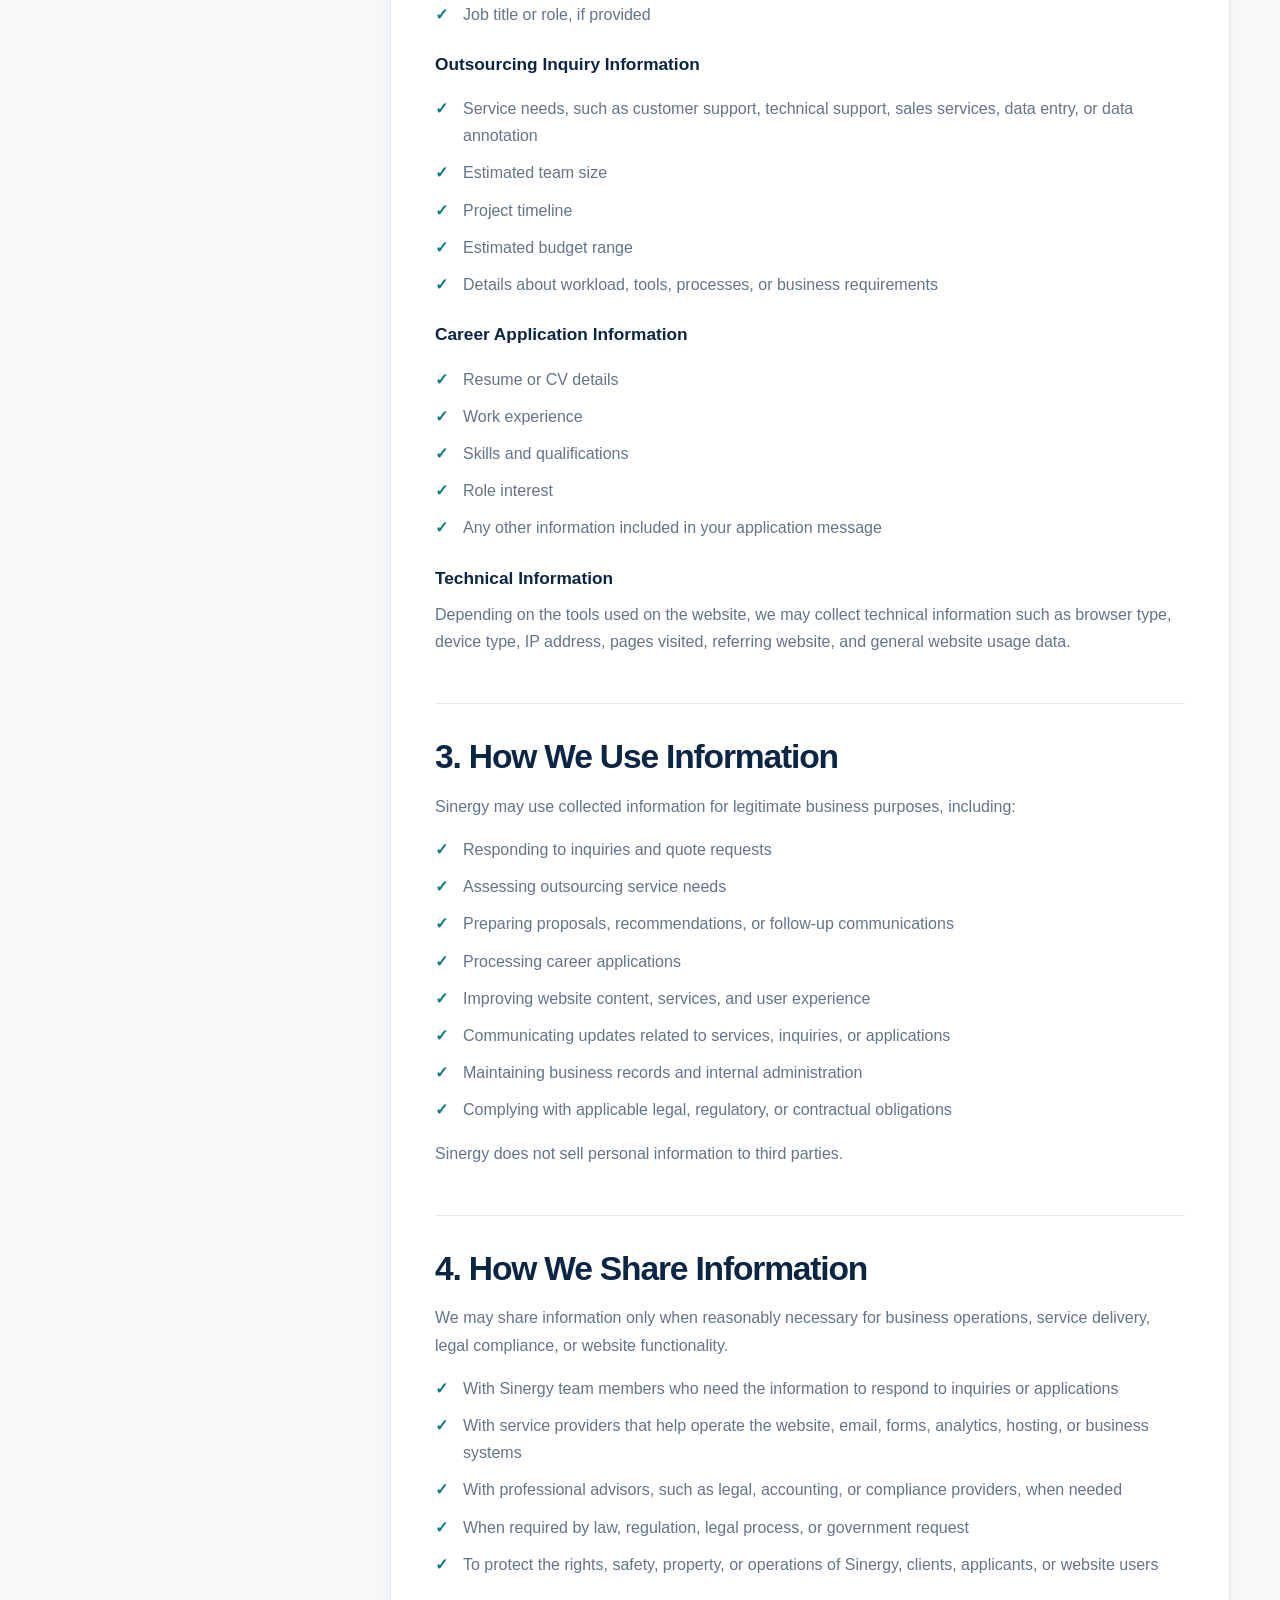
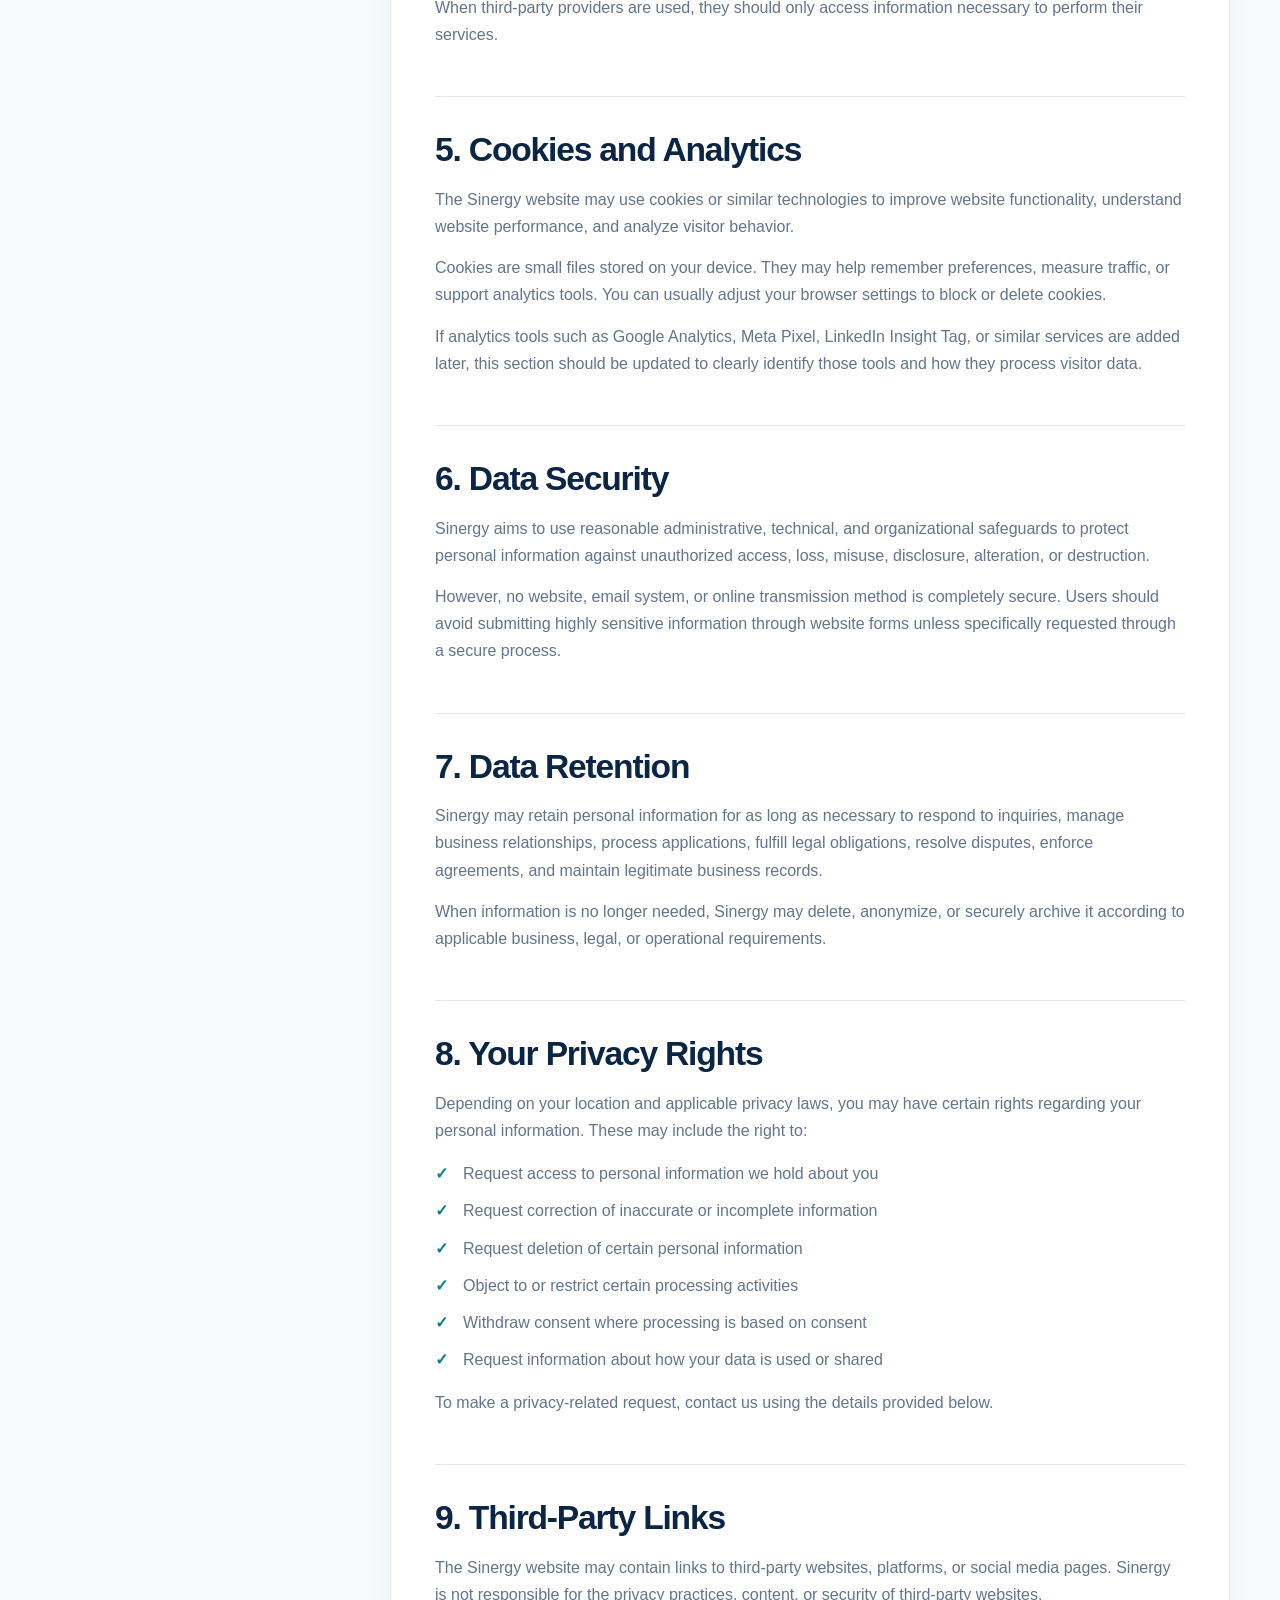
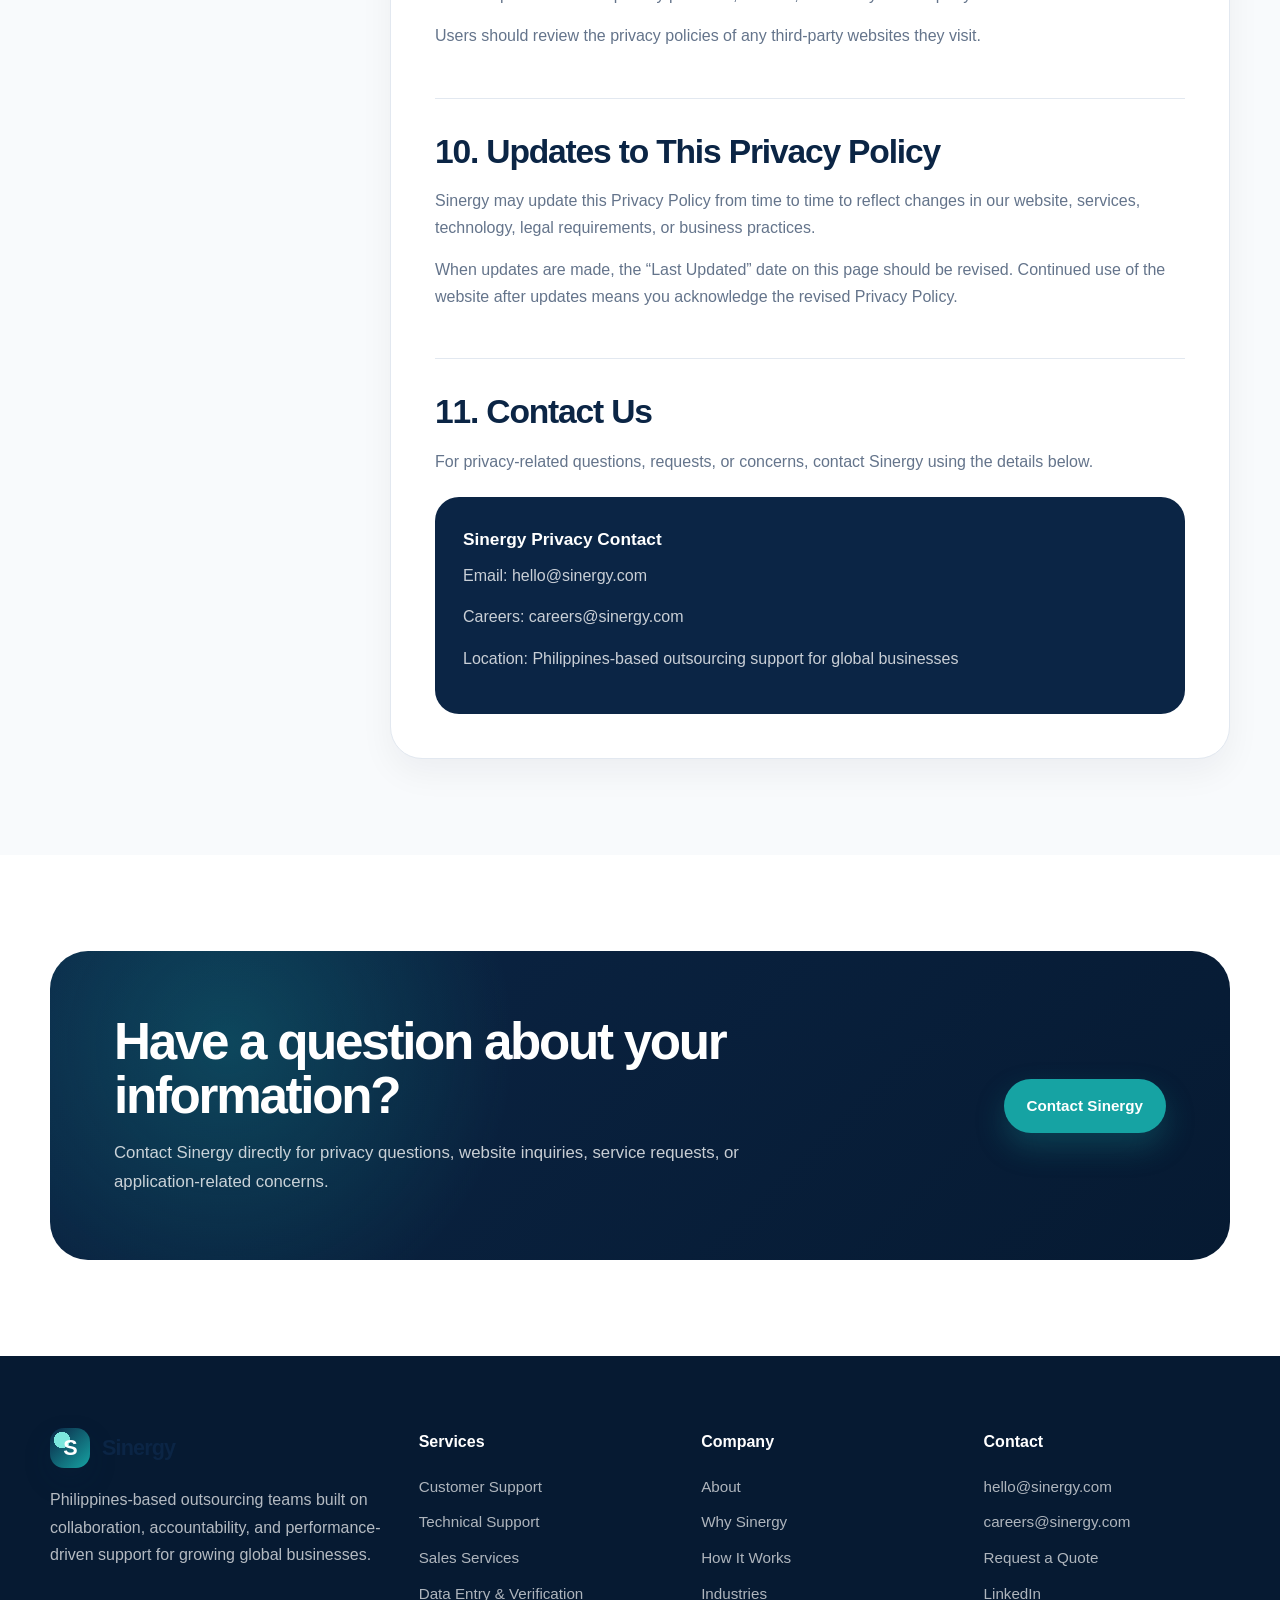
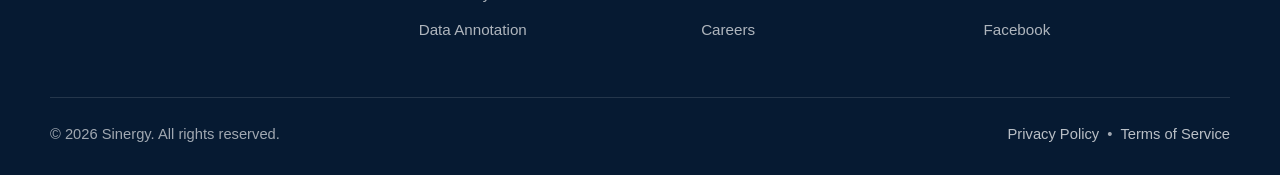
<file: html/privacy-policy.html>
<!DOCTYPE html>
<html lang="en">
<head>
  <meta charset="UTF-8" />
  <meta name="viewport" content="width=device-width, initial-scale=1.0" />

  <title>Privacy Policy | Sinergy</title>

  <meta
    name="description"
    content="Read Sinergy's Privacy Policy to understand how we collect, use, protect, and manage personal information submitted through our website and outsourcing inquiry forms."
  />

  <style>
    :root {
      --navy: #0B2545;
      --navy-dark: #061A32;
      --teal: #16A3A3;
      --teal-dark: #0E7D7D;
      --soft-blue: #EAF6F8;
      --soft-teal: #DFF7F4;
      --light-bg: #F8FAFC;
      --white: #FFFFFF;
      --text: #1F2937;
      --muted: #64748B;
      --border: #E2E8F0;
      --shadow: 0 18px 45px rgba(11, 37, 69, 0.12);
      --max-width: 1180px;
    }

    * {
      box-sizing: border-box;
      margin: 0;
      padding: 0;
    }

    html {
      scroll-behavior: smooth;
    }

    body {
      font-family: Inter, Manrope, Arial, sans-serif;
      color: var(--text);
      background: var(--white);
      line-height: 1.7;
    }

    a {
      color: inherit;
      text-decoration: none;
    }

    ul {
      list-style: none;
    }

    .container {
      width: min(100% - 32px, var(--max-width));
      margin-inline: auto;
    }

    .section {
      padding: 96px 0;
    }

    .section-light {
      background: var(--light-bg);
    }

    .eyebrow {
      display: inline-flex;
      align-items: center;
      gap: 8px;
      padding: 8px 14px;
      border-radius: 999px;
      background: var(--soft-blue);
      color: var(--teal-dark);
      font-size: 0.86rem;
      font-weight: 800;
      letter-spacing: 0.02em;
      margin-bottom: 18px;
    }

    .eyebrow::before {
      content: "";
      width: 8px;
      height: 8px;
      border-radius: 50%;
      background: var(--teal);
    }

    .btn {
      display: inline-flex;
      align-items: center;
      justify-content: center;
      gap: 10px;
      min-height: 48px;
      padding: 13px 22px;
      border-radius: 999px;
      font-weight: 800;
      font-size: 0.95rem;
      border: 1px solid transparent;
      cursor: pointer;
      transition: 0.25s ease;
    }

    .btn-primary {
      background: var(--teal);
      color: var(--white);
      box-shadow: 0 14px 30px rgba(22, 163, 163, 0.26);
    }

    .btn-primary:hover {
      background: var(--teal-dark);
      transform: translateY(-2px);
    }

    .btn-secondary {
      background: var(--white);
      color: var(--navy);
      border-color: var(--border);
    }

    .btn-secondary:hover {
      border-color: var(--teal);
      color: var(--teal-dark);
      transform: translateY(-2px);
    }

    /* Header */
    .site-header {
      position: sticky;
      top: 0;
      z-index: 100;
      background: rgba(255, 255, 255, 0.92);
      backdrop-filter: blur(18px);
      border-bottom: 1px solid rgba(226, 232, 240, 0.9);
    }

    .nav-wrap {
      height: 78px;
      display: flex;
      align-items: center;
      justify-content: space-between;
    }

    .logo {
      display: flex;
      align-items: center;
      gap: 12px;
      font-size: 1.35rem;
      font-weight: 900;
      color: var(--navy);
      letter-spacing: -0.04em;
    }

    .logo-mark {
      width: 40px;
      height: 40px;
      border-radius: 14px;
      background:
        radial-gradient(circle at 30% 30%, #7CE7DE 0 20%, transparent 21%),
        linear-gradient(135deg, var(--navy), var(--teal));
      display: grid;
      place-items: center;
      color: var(--white);
      font-weight: 900;
      box-shadow: 0 12px 28px rgba(11, 37, 69, 0.18);
    }

    .nav {
      display: flex;
      align-items: center;
      gap: 28px;
      font-size: 0.95rem;
      font-weight: 700;
      color: #334155;
    }

    .nav a {
      transition: 0.2s ease;
    }

    .nav a:hover {
      color: var(--teal-dark);
    }

    .nav-actions {
      display: flex;
      align-items: center;
      gap: 14px;
    }

    .mobile-toggle {
      display: none;
      width: 44px;
      height: 44px;
      border: 1px solid var(--border);
      border-radius: 12px;
      background: var(--white);
      cursor: pointer;
      align-items: center;
      justify-content: center;
      flex-direction: column;
      gap: 5px;
    }

    .mobile-toggle span {
      width: 20px;
      height: 2px;
      background: var(--navy);
      border-radius: 999px;
    }

    /* Hero */
    .page-hero {
      position: relative;
      overflow: hidden;
      padding: 92px 0 84px;
      background:
        radial-gradient(circle at 80% 12%, rgba(22, 163, 163, 0.19), transparent 32%),
        radial-gradient(circle at 12% 20%, rgba(234, 246, 248, 1), transparent 34%),
        linear-gradient(180deg, #FFFFFF 0%, #F8FAFC 100%);
    }

    .hero-inner {
      max-width: 860px;
    }

    .page-hero h1 {
      color: var(--navy);
      font-size: clamp(2.65rem, 6vw, 5rem);
      line-height: 0.98;
      letter-spacing: -0.065em;
      margin-bottom: 24px;
    }

    .page-hero h1 span {
      color: var(--teal-dark);
    }

    .hero-copy {
      color: #475569;
      font-size: 1.18rem;
      max-width: 760px;
      margin-bottom: 28px;
    }

    .policy-meta {
      display: flex;
      flex-wrap: wrap;
      gap: 12px;
    }

    .meta-pill {
      display: inline-flex;
      align-items: center;
      gap: 8px;
      padding: 10px 14px;
      border-radius: 999px;
      background: var(--white);
      border: 1px solid var(--border);
      color: #475569;
      font-weight: 800;
      font-size: 0.92rem;
      box-shadow: 0 10px 24px rgba(15, 23, 42, 0.05);
    }

    .check {
      width: 19px;
      height: 19px;
      border-radius: 50%;
      background: var(--soft-teal);
      color: var(--teal-dark);
      display: inline-grid;
      place-items: center;
      font-size: 0.75rem;
      font-weight: 900;
    }

    /* Policy Layout */
    .policy-layout {
      display: grid;
      grid-template-columns: 300px 1fr;
      gap: 40px;
      align-items: start;
    }

    .policy-sidebar {
      position: sticky;
      top: 106px;
      background: var(--white);
      border: 1px solid var(--border);
      border-radius: 28px;
      padding: 24px;
      box-shadow: 0 14px 34px rgba(15, 23, 42, 0.05);
    }

    .policy-sidebar h2 {
      color: var(--navy);
      font-size: 1.15rem;
      margin-bottom: 16px;
    }

    .policy-nav {
      display: grid;
      gap: 8px;
    }

    .policy-nav a {
      padding: 10px 12px;
      border-radius: 12px;
      color: #475569;
      font-size: 0.94rem;
      font-weight: 700;
      transition: 0.2s ease;
    }

    .policy-nav a:hover {
      background: var(--soft-blue);
      color: var(--teal-dark);
    }

    .policy-content {
      background: var(--white);
      border: 1px solid var(--border);
      border-radius: 32px;
      padding: 44px;
      box-shadow: 0 14px 34px rgba(15, 23, 42, 0.05);
    }

    .legal-note {
      background: var(--soft-blue);
      border: 1px solid rgba(22, 163, 163, 0.16);
      color: #475569;
      padding: 18px;
      border-radius: 20px;
      margin-bottom: 36px;
      font-size: 0.95rem;
    }

    .legal-note strong {
      color: var(--navy);
    }

    .policy-section {
      padding: 34px 0;
      border-bottom: 1px solid var(--border);
    }

    .policy-section:first-of-type {
      padding-top: 0;
    }

    .policy-section:last-child {
      border-bottom: 0;
      padding-bottom: 0;
    }

    .policy-section h2 {
      color: var(--navy);
      font-size: clamp(1.45rem, 3vw, 2.1rem);
      line-height: 1.15;
      letter-spacing: -0.035em;
      margin-bottom: 16px;
    }

    .policy-section h3 {
      color: var(--navy);
      font-size: 1.08rem;
      margin: 22px 0 8px;
    }

    .policy-section p {
      color: var(--muted);
      margin-bottom: 14px;
    }

    .policy-section ul {
      list-style: none;
      display: grid;
      gap: 10px;
      margin: 16px 0;
    }

    .policy-section li {
      color: var(--muted);
      padding-left: 28px;
      position: relative;
    }

    .policy-section li::before {
      content: "✓";
      position: absolute;
      left: 0;
      top: 0;
      color: var(--teal-dark);
      font-weight: 900;
    }

    .contact-box {
      background: var(--navy);
      color: var(--white);
      border-radius: 24px;
      padding: 28px;
      margin-top: 22px;
    }

    .contact-box h3 {
      color: var(--white);
      margin-top: 0;
    }

    .contact-box p,
    .contact-box a {
      color: rgba(255, 255, 255, 0.78);
    }

    .contact-box a:hover {
      color: var(--white);
    }

    /* CTA */
    .cta {
      background:
        radial-gradient(circle at 15% 30%, rgba(22, 163, 163, 0.28), transparent 28%),
        linear-gradient(135deg, var(--navy), var(--navy-dark));
      color: var(--white);
      border-radius: 38px;
      padding: 64px;
      display: grid;
      grid-template-columns: 1fr auto;
      align-items: center;
      gap: 32px;
      overflow: hidden;
    }

    .cta h2 {
      font-size: clamp(2rem, 4vw, 3.25rem);
      line-height: 1.06;
      letter-spacing: -0.045em;
      margin-bottom: 16px;
      max-width: 760px;
    }

    .cta p {
      color: rgba(255, 255, 255, 0.78);
      max-width: 690px;
      font-size: 1.05rem;
    }

    /* Footer */
    .footer {
      background: #061A32;
      color: var(--white);
      padding: 72px 0 28px;
    }

    .footer-grid {
      display: grid;
      grid-template-columns: 1.35fr repeat(3, 1fr);
      gap: 36px;
      margin-bottom: 54px;
    }

    .footer-brand p {
      color: rgba(255, 255, 255, 0.7);
      margin-top: 18px;
      max-width: 380px;
    }

    .footer h4 {
      margin-bottom: 18px;
      color: var(--white);
    }

    .footer-links {
      display: grid;
      gap: 10px;
    }

    .footer-links a {
      color: rgba(255, 255, 255, 0.68);
      transition: 0.2s ease;
      font-size: 0.95rem;
    }

    .footer-links a:hover {
      color: var(--white);
    }

    .footer-bottom {
      border-top: 1px solid rgba(255, 255, 255, 0.12);
      padding-top: 24px;
      display: flex;
      justify-content: space-between;
      gap: 18px;
      flex-wrap: wrap;
      color: rgba(255, 255, 255, 0.62);
      font-size: 0.92rem;
    }

    .footer-bottom a {
      color: rgba(255, 255, 255, 0.72);
    }

    /* Responsive */
    @media (max-width: 920px) {
      .mobile-toggle {
        display: flex;
      }

      .nav {
        position: fixed;
        inset: 78px 16px auto 16px;
        background: var(--white);
        border: 1px solid var(--border);
        border-radius: 20px;
        box-shadow: var(--shadow);
        padding: 18px;
        display: none;
        flex-direction: column;
        align-items: stretch;
        gap: 4px;
      }

      .nav.is-open {
        display: flex;
      }

      .nav a {
        padding: 13px 14px;
        border-radius: 12px;
      }

      .nav a:hover {
        background: var(--light-bg);
      }

      .nav-actions .btn {
        display: none;
      }

      .policy-layout,
      .cta {
        grid-template-columns: 1fr;
      }

      .policy-sidebar {
        position: static;
      }

      .footer-grid {
        grid-template-columns: 1fr 1fr;
      }
    }

    @media (max-width: 680px) {
      .container {
        width: min(100% - 24px, var(--max-width));
      }

      .section {
        padding: 72px 0;
      }

      .page-hero {
        padding: 62px 0 70px;
      }

      .page-hero h1 {
        font-size: 2.65rem;
      }

      .hero-copy {
        font-size: 1.04rem;
      }

      .policy-content,
      .policy-sidebar,
      .cta {
        padding: 32px 22px;
        border-radius: 28px;
      }

      .footer-grid {
        grid-template-columns: 1fr;
      }

      .footer-bottom {
        flex-direction: column;
      }

      .btn {
        width: 100%;
      }
    }
  </style>
</head>

<body>
  <header class="site-header">
    <div class="container nav-wrap">
      <a href="index.html" class="logo" aria-label="Sinergy Home">
        <span class="logo-mark">S</span>
        <span>Sinergy</span>
      </a>

      <nav class="nav" id="mainNav" aria-label="Main navigation">
        <a href="index.html">Home</a>
        <a href="services.html">Services</a>
        <a href="industries.html">Industries</a>
        <a href="how-it-works.html">How It Works</a>
        <a href="why-sinergy.html">Why Sinergy</a>
        <a href="about.html">About</a>
        <a href="careers.html">Careers</a>
      </nav>

      <div class="nav-actions">
        <a href="contact.html" class="btn btn-primary">Get a Quote</a>

        <button class="mobile-toggle" id="mobileToggle" aria-label="Open mobile menu" aria-expanded="false">
          <span></span>
          <span></span>
          <span></span>
        </button>
      </div>
    </div>
  </header>

  <main>
    <!-- Hero -->
    <section class="page-hero">
      <div class="container hero-inner">
        <div class="eyebrow">Privacy Policy</div>

        <h1>
          How Sinergy Handles <span>Personal Information</span>
        </h1>

        <p class="hero-copy">
          This Privacy Policy explains how Sinergy may collect, use, store, and protect information
          submitted through this website, contact forms, email inquiries, job applications, and related business communications.
        </p>

        <div class="policy-meta">
          <span class="meta-pill"><span class="check">✓</span> Last Updated: <span id="updatedDate"></span></span>
          <span class="meta-pill"><span class="check">✓</span> Website Privacy Notice</span>
          <span class="meta-pill"><span class="check">✓</span> Contact: hello@sinergy.com</span>
        </div>
      </div>
    </section>

    <!-- Policy Content -->
    <section class="section section-light">
      <div class="container policy-layout">
        <aside class="policy-sidebar">
          <h2>Policy Sections</h2>

          <nav class="policy-nav" aria-label="Privacy Policy navigation">
            <a href="#overview">Overview</a>
            <a href="#information-collected">Information We Collect</a>
            <a href="#how-we-use">How We Use Information</a>
            <a href="#sharing">How We Share Information</a>
            <a href="#cookies">Cookies & Analytics</a>
            <a href="#security">Data Security</a>
            <a href="#retention">Data Retention</a>
            <a href="#rights">Your Rights</a>
            <a href="#third-party-links">Third-Party Links</a>
            <a href="#updates">Policy Updates</a>
            <a href="#contact">Contact Us</a>
          </nav>
        </aside>

        <article class="policy-content">
          <div class="legal-note">
            <strong>Important:</strong> This is a starter privacy policy template for the Sinergy website.
            Before publishing, replace placeholder details and have the final version reviewed by a qualified legal professional,
            especially if Sinergy serves clients or collects data from users in regions with specific privacy laws.
          </div>

          <section class="policy-section" id="overview">
            <h2>1. Overview</h2>
            <p>
              Sinergy respects your privacy and is committed to protecting the personal information you share with us.
              This Privacy Policy explains what information we may collect, why we collect it, how we may use it,
              and how you can contact us about privacy-related questions.
            </p>
            <p>
              This policy applies to information collected through the Sinergy website, contact forms, inquiry forms,
              email communications, career applications, and other website-based interactions.
            </p>
          </section>

          <section class="policy-section" id="information-collected">
            <h2>2. Information We Collect</h2>
            <p>
              We may collect information that you voluntarily provide when you contact Sinergy, request a quote,
              apply for a role, or communicate with our team.
            </p>

            <h3>Personal and Business Contact Information</h3>
            <ul>
              <li>Name</li>
              <li>Email address</li>
              <li>Phone number or messaging contact</li>
              <li>Company name</li>
              <li>Company website</li>
              <li>Job title or role, if provided</li>
            </ul>

            <h3>Outsourcing Inquiry Information</h3>
            <ul>
              <li>Service needs, such as customer support, technical support, sales services, data entry, or data annotation</li>
              <li>Estimated team size</li>
              <li>Project timeline</li>
              <li>Estimated budget range</li>
              <li>Details about workload, tools, processes, or business requirements</li>
            </ul>

            <h3>Career Application Information</h3>
            <ul>
              <li>Resume or CV details</li>
              <li>Work experience</li>
              <li>Skills and qualifications</li>
              <li>Role interest</li>
              <li>Any other information included in your application message</li>
            </ul>

            <h3>Technical Information</h3>
            <p>
              Depending on the tools used on the website, we may collect technical information such as browser type,
              device type, IP address, pages visited, referring website, and general website usage data.
            </p>
          </section>

          <section class="policy-section" id="how-we-use">
            <h2>3. How We Use Information</h2>
            <p>
              Sinergy may use collected information for legitimate business purposes, including:
            </p>

            <ul>
              <li>Responding to inquiries and quote requests</li>
              <li>Assessing outsourcing service needs</li>
              <li>Preparing proposals, recommendations, or follow-up communications</li>
              <li>Processing career applications</li>
              <li>Improving website content, services, and user experience</li>
              <li>Communicating updates related to services, inquiries, or applications</li>
              <li>Maintaining business records and internal administration</li>
              <li>Complying with applicable legal, regulatory, or contractual obligations</li>
            </ul>

            <p>
              Sinergy does not sell personal information to third parties.
            </p>
          </section>

          <section class="policy-section" id="sharing">
            <h2>4. How We Share Information</h2>
            <p>
              We may share information only when reasonably necessary for business operations, service delivery,
              legal compliance, or website functionality.
            </p>

            <ul>
              <li>With Sinergy team members who need the information to respond to inquiries or applications</li>
              <li>With service providers that help operate the website, email, forms, analytics, hosting, or business systems</li>
              <li>With professional advisors, such as legal, accounting, or compliance providers, when needed</li>
              <li>When required by law, regulation, legal process, or government request</li>
              <li>To protect the rights, safety, property, or operations of Sinergy, clients, applicants, or website users</li>
            </ul>

            <p>
              When third-party providers are used, they should only access information necessary to perform their services.
            </p>
          </section>

          <section class="policy-section" id="cookies">
            <h2>5. Cookies and Analytics</h2>
            <p>
              The Sinergy website may use cookies or similar technologies to improve website functionality,
              understand website performance, and analyze visitor behavior.
            </p>

            <p>
              Cookies are small files stored on your device. They may help remember preferences, measure traffic,
              or support analytics tools. You can usually adjust your browser settings to block or delete cookies.
            </p>

            <p>
              If analytics tools such as Google Analytics, Meta Pixel, LinkedIn Insight Tag, or similar services are added later,
              this section should be updated to clearly identify those tools and how they process visitor data.
            </p>
          </section>

          <section class="policy-section" id="security">
            <h2>6. Data Security</h2>
            <p>
              Sinergy aims to use reasonable administrative, technical, and organizational safeguards to protect personal information
              against unauthorized access, loss, misuse, disclosure, alteration, or destruction.
            </p>

            <p>
              However, no website, email system, or online transmission method is completely secure. Users should avoid submitting
              highly sensitive information through website forms unless specifically requested through a secure process.
            </p>
          </section>

          <section class="policy-section" id="retention">
            <h2>7. Data Retention</h2>
            <p>
              Sinergy may retain personal information for as long as necessary to respond to inquiries, manage business relationships,
              process applications, fulfill legal obligations, resolve disputes, enforce agreements, and maintain legitimate business records.
            </p>

            <p>
              When information is no longer needed, Sinergy may delete, anonymize, or securely archive it according to applicable business,
              legal, or operational requirements.
            </p>
          </section>

          <section class="policy-section" id="rights">
            <h2>8. Your Privacy Rights</h2>
            <p>
              Depending on your location and applicable privacy laws, you may have certain rights regarding your personal information.
              These may include the right to:
            </p>

            <ul>
              <li>Request access to personal information we hold about you</li>
              <li>Request correction of inaccurate or incomplete information</li>
              <li>Request deletion of certain personal information</li>
              <li>Object to or restrict certain processing activities</li>
              <li>Withdraw consent where processing is based on consent</li>
              <li>Request information about how your data is used or shared</li>
            </ul>

            <p>
              To make a privacy-related request, contact us using the details provided below.
            </p>
          </section>

          <section class="policy-section" id="third-party-links">
            <h2>9. Third-Party Links</h2>
            <p>
              The Sinergy website may contain links to third-party websites, platforms, or social media pages.
              Sinergy is not responsible for the privacy practices, content, or security of third-party websites.
            </p>

            <p>
              Users should review the privacy policies of any third-party websites they visit.
            </p>
          </section>

          <section class="policy-section" id="updates">
            <h2>10. Updates to This Privacy Policy</h2>
            <p>
              Sinergy may update this Privacy Policy from time to time to reflect changes in our website,
              services, technology, legal requirements, or business practices.
            </p>

            <p>
              When updates are made, the “Last Updated” date on this page should be revised.
              Continued use of the website after updates means you acknowledge the revised Privacy Policy.
            </p>
          </section>

          <section class="policy-section" id="contact">
            <h2>11. Contact Us</h2>
            <p>
              For privacy-related questions, requests, or concerns, contact Sinergy using the details below.
            </p>

            <div class="contact-box">
              <h3>Sinergy Privacy Contact</h3>
              <p>Email: <a href="mailto:hello@sinergy.com">hello@sinergy.com</a></p>
              <p>Careers: <a href="mailto:careers@sinergy.com">careers@sinergy.com</a></p>
              <p>Location: Philippines-based outsourcing support for global businesses</p>
            </div>
          </section>
        </article>
      </div>
    </section>

    <!-- CTA -->
    <section class="section">
      <div class="container">
        <div class="cta">
          <div>
            <h2>Have a question about your information?</h2>
            <p>
              Contact Sinergy directly for privacy questions, website inquiries, service requests, or application-related concerns.
            </p>
          </div>

          <a href="contact.html" class="btn btn-primary">Contact Sinergy</a>
        </div>
      </div>
    </section>
  </main>

  <!-- Footer -->
  <footer class="footer">
    <div class="container">
      <div class="footer-grid">
        <div class="footer-brand">
          <a href="index.html" class="logo">
            <span class="logo-mark">S</span>
            <span>Sinergy</span>
          </a>

          <p>
            Philippines-based outsourcing teams built on collaboration, accountability,
            and performance-driven support for growing global businesses.
          </p>
        </div>

        <div>
          <h4>Services</h4>
          <div class="footer-links">
            <a href="customer-support.html">Customer Support</a>
            <a href="technical-support.html">Technical Support</a>
            <a href="sales-services.html">Sales Services</a>
            <a href="data-entry-verification.html">Data Entry & Verification</a>
            <a href="data-annotation.html">Data Annotation</a>
          </div>
        </div>

        <div>
          <h4>Company</h4>
          <div class="footer-links">
            <a href="about.html">About</a>
            <a href="why-sinergy.html">Why Sinergy</a>
            <a href="how-it-works.html">How It Works</a>
            <a href="industries.html">Industries</a>
            <a href="careers.html">Careers</a>
          </div>
        </div>

        <div>
          <h4>Contact</h4>
          <div class="footer-links">
            <a href="mailto:hello@sinergy.com">hello@sinergy.com</a>
            <a href="mailto:careers@sinergy.com">careers@sinergy.com</a>
            <a href="contact.html">Request a Quote</a>
            <a href="#">LinkedIn</a>
            <a href="#">Facebook</a>
          </div>
        </div>
      </div>

      <div class="footer-bottom">
        <p>© <span id="year"></span> Sinergy. All rights reserved.</p>

        <div>
          <a href="privacy-policy.html">Privacy Policy</a>
          &nbsp;•&nbsp;
          <a href="terms-of-service.html">Terms of Service</a>
        </div>
      </div>
    </div>
  </footer>

  <script>
    const mobileToggle = document.getElementById("mobileToggle");
    const mainNav = document.getElementById("mainNav");

    mobileToggle.addEventListener("click", function () {
      const isOpen = mainNav.classList.toggle("is-open");
      mobileToggle.setAttribute("aria-expanded", isOpen ? "true" : "false");
    });

    const navLinks = mainNav.querySelectorAll("a");

    navLinks.forEach(function (link) {
      link.addEventListener("click", function () {
        mainNav.classList.remove("is-open");
        mobileToggle.setAttribute("aria-expanded", "false");
      });
    });

    const currentYear = new Date().getFullYear();
    document.getElementById("year").textContent = currentYear;

    const updatedDate = document.getElementById("updatedDate");
    updatedDate.textContent = new Date().toLocaleDateString("en-US", {
      year: "numeric",
      month: "long",
      day: "numeric"
    });
  </script>
</body>
</html>
</file>
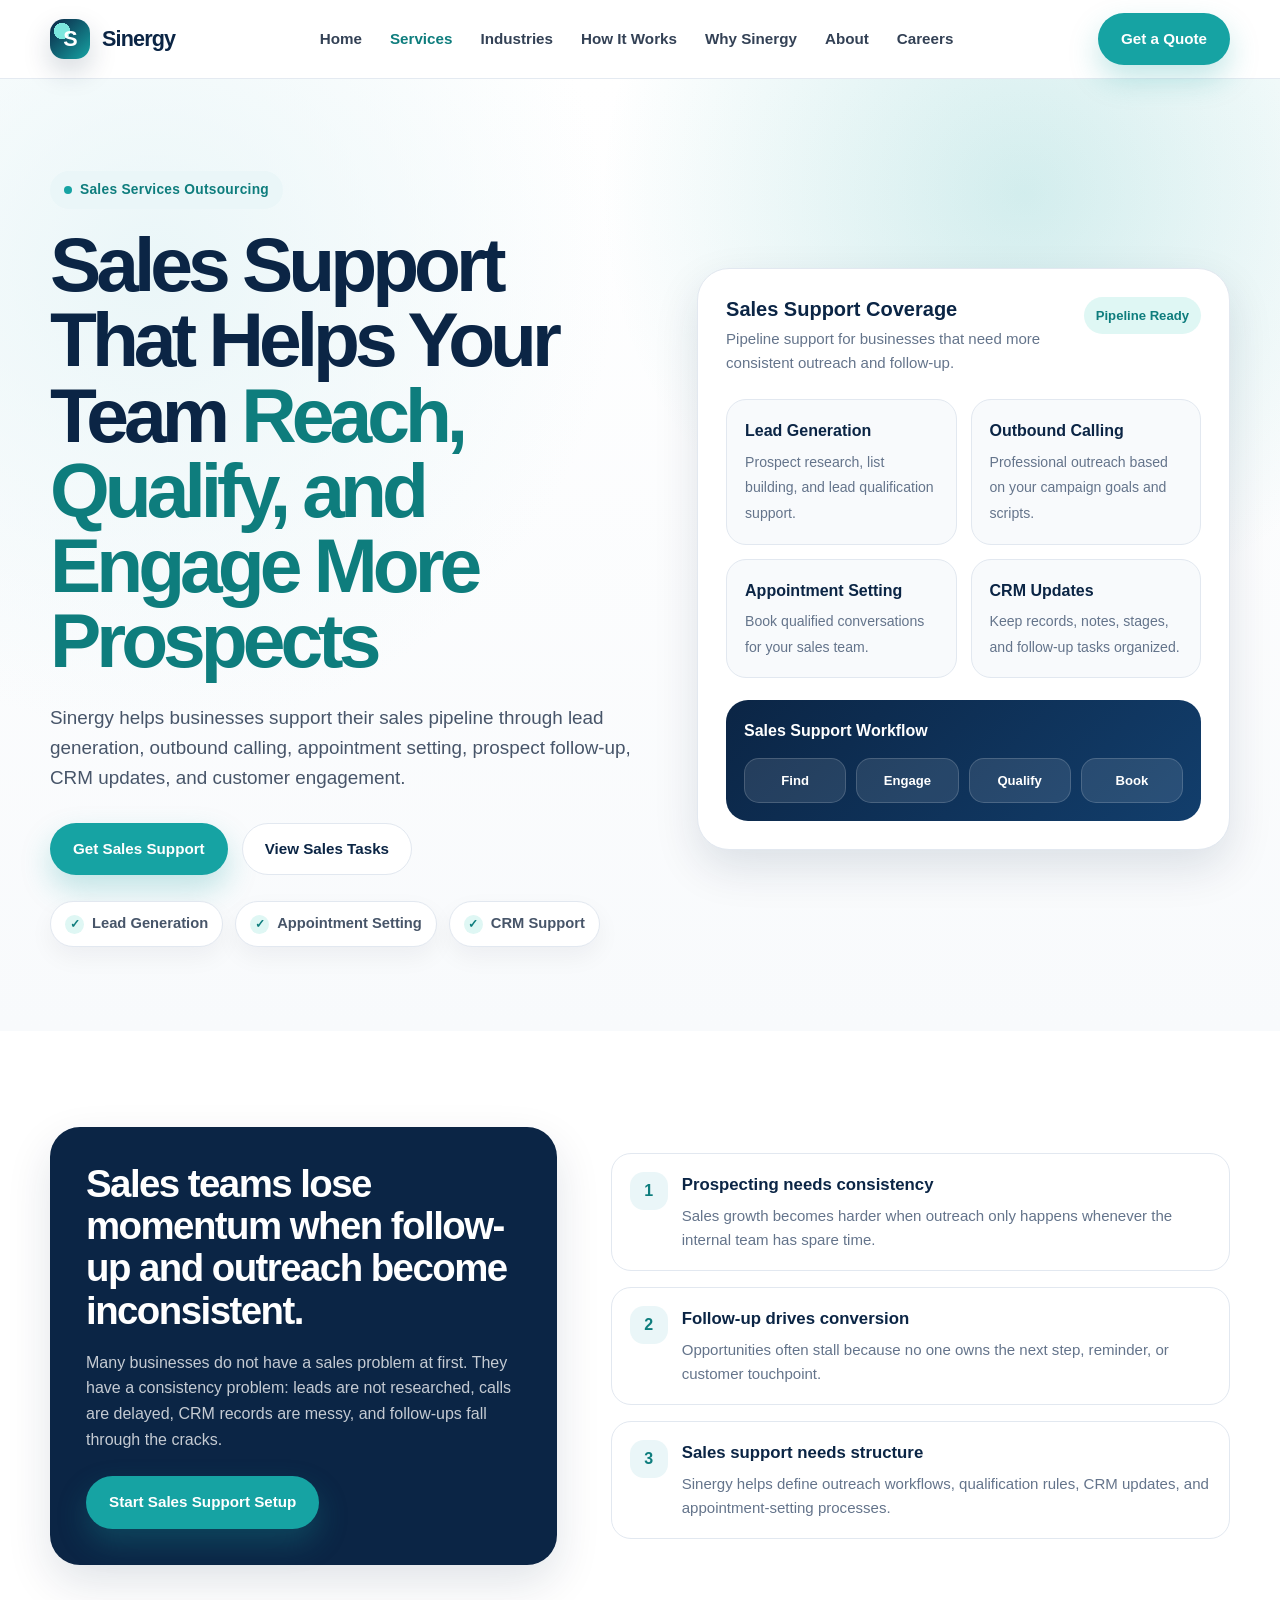
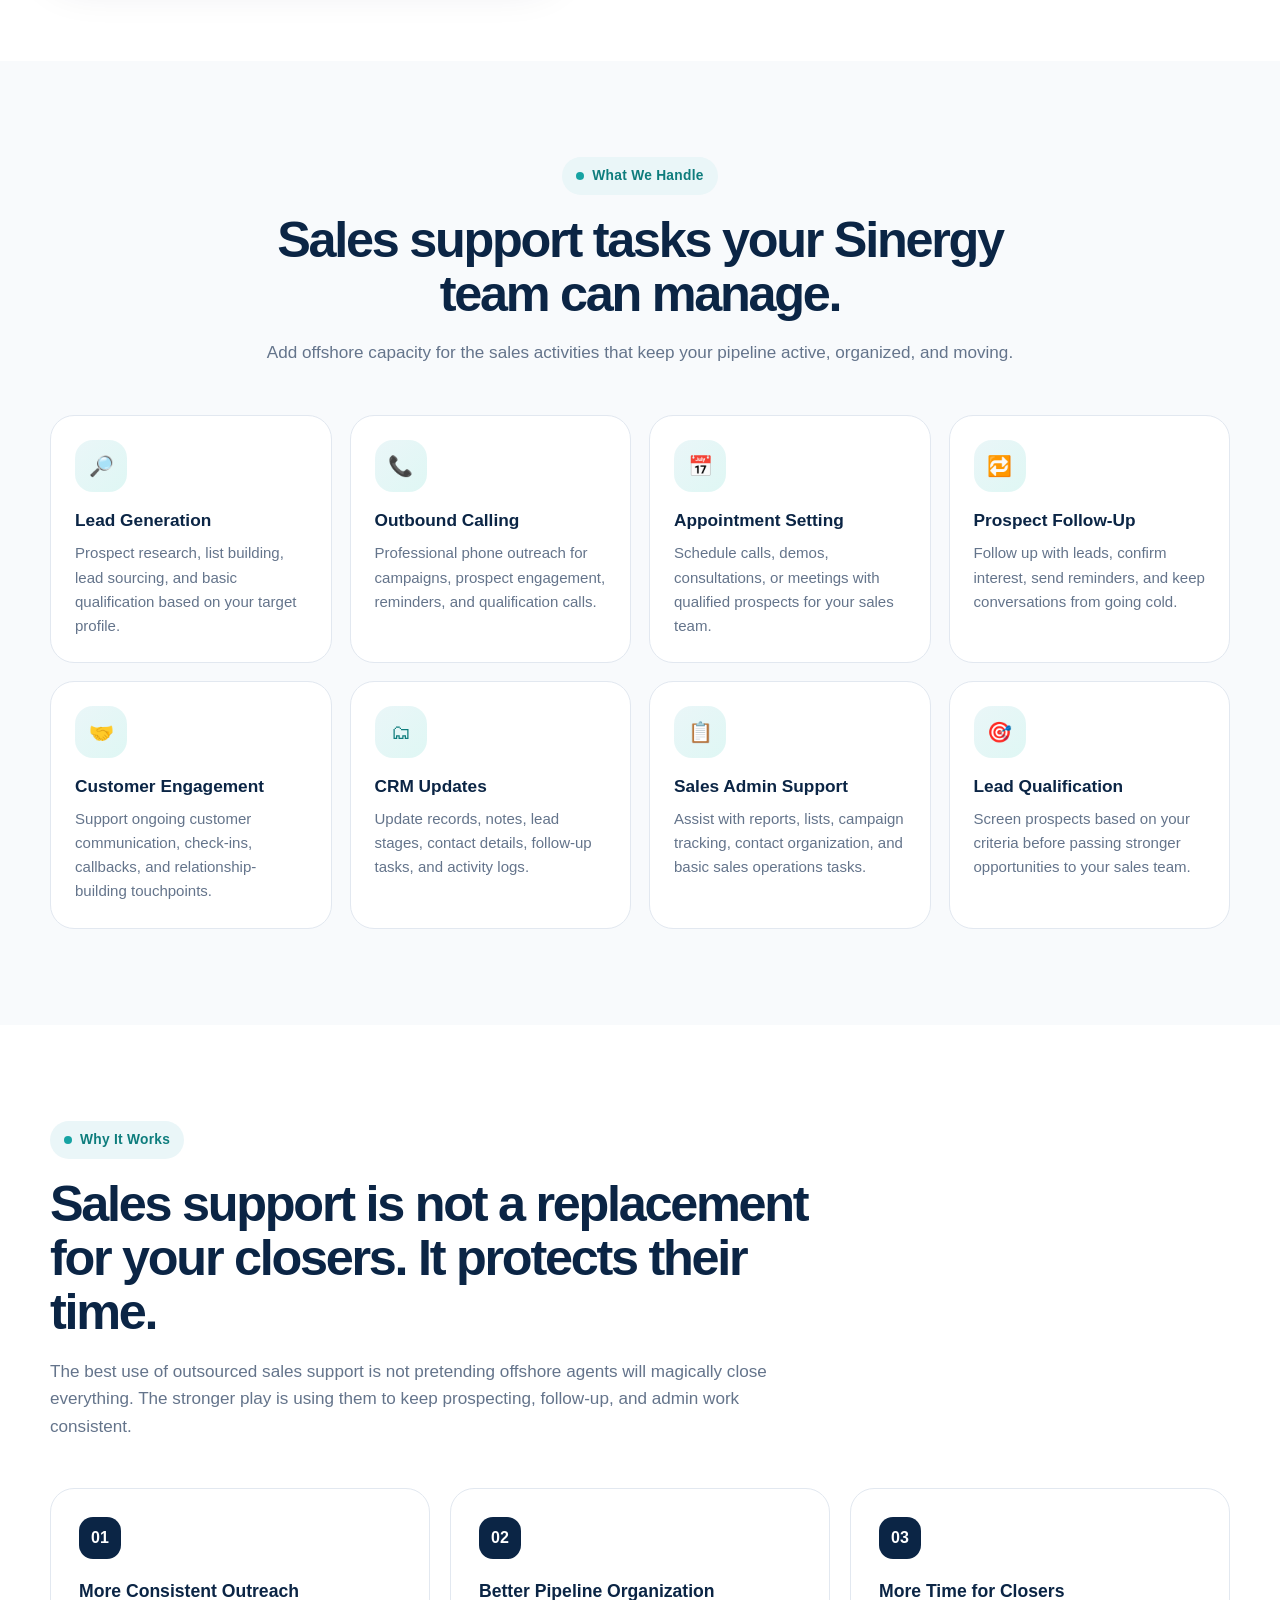
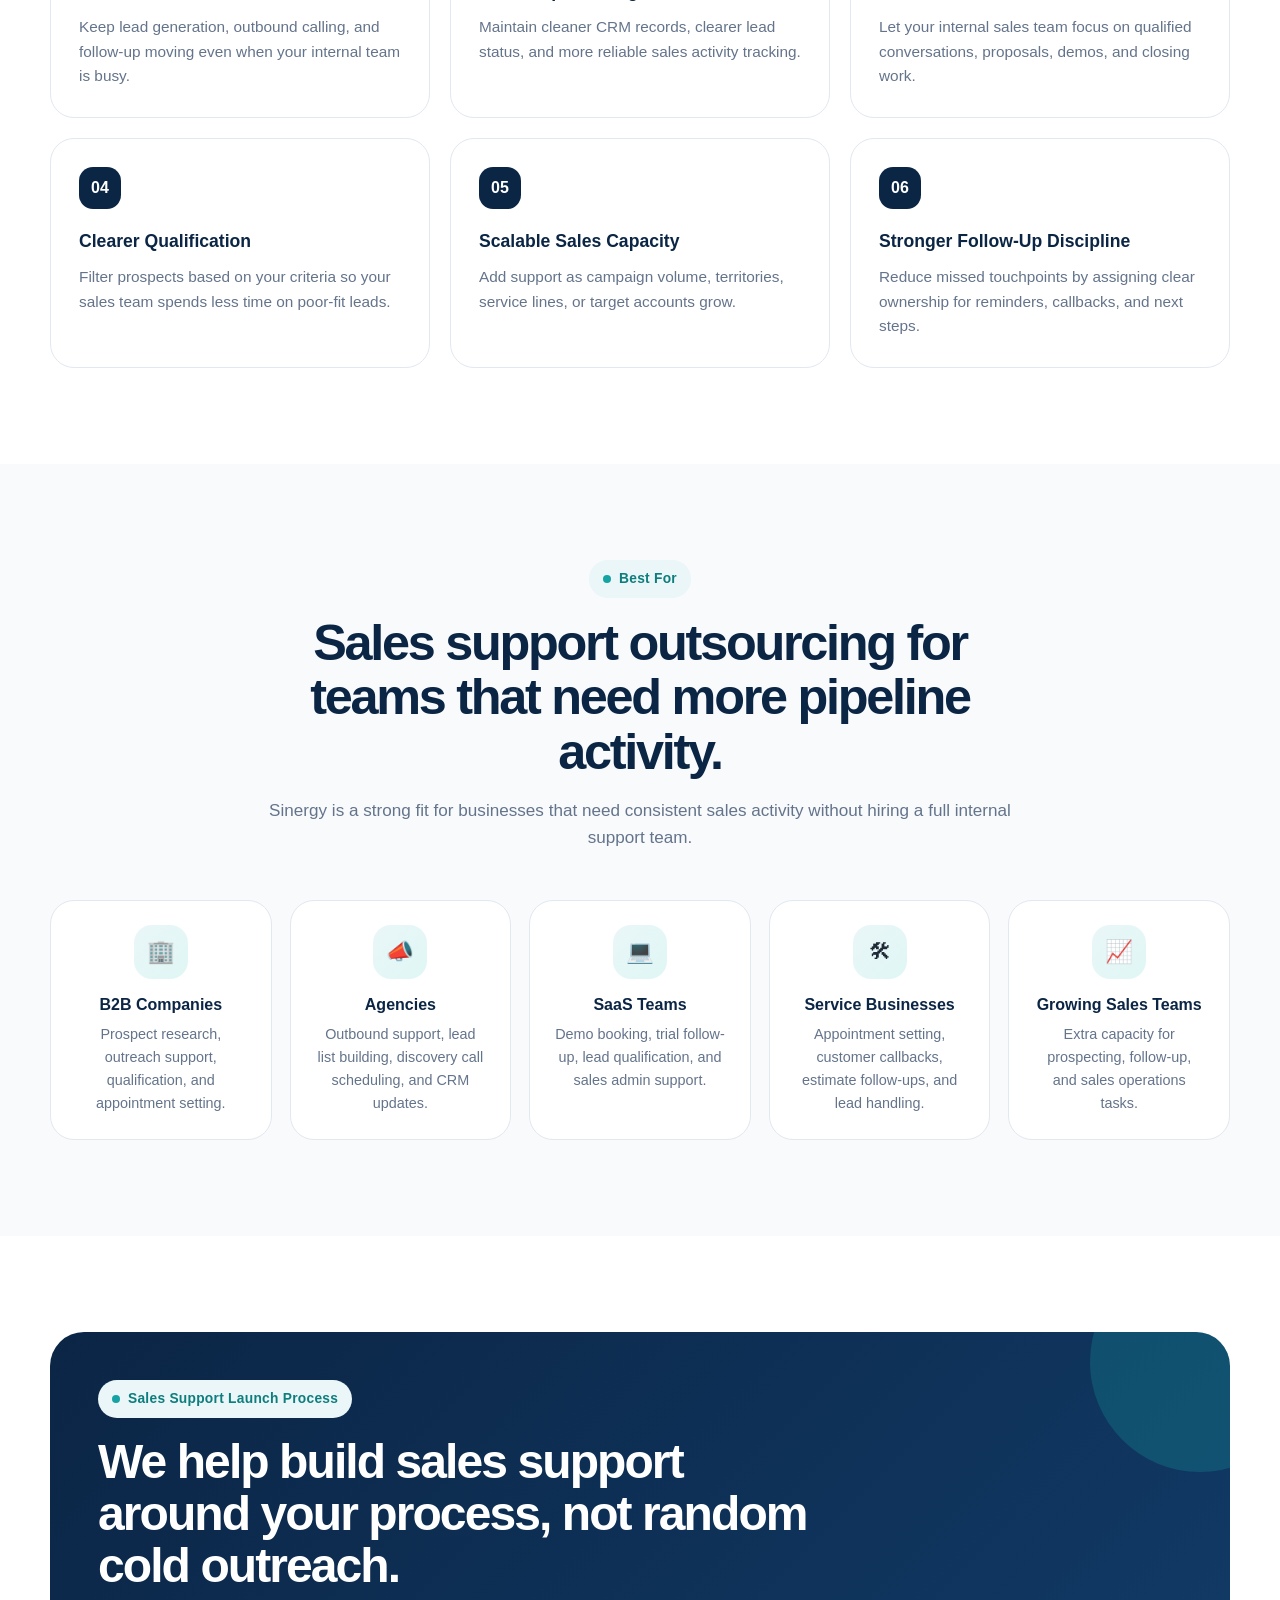
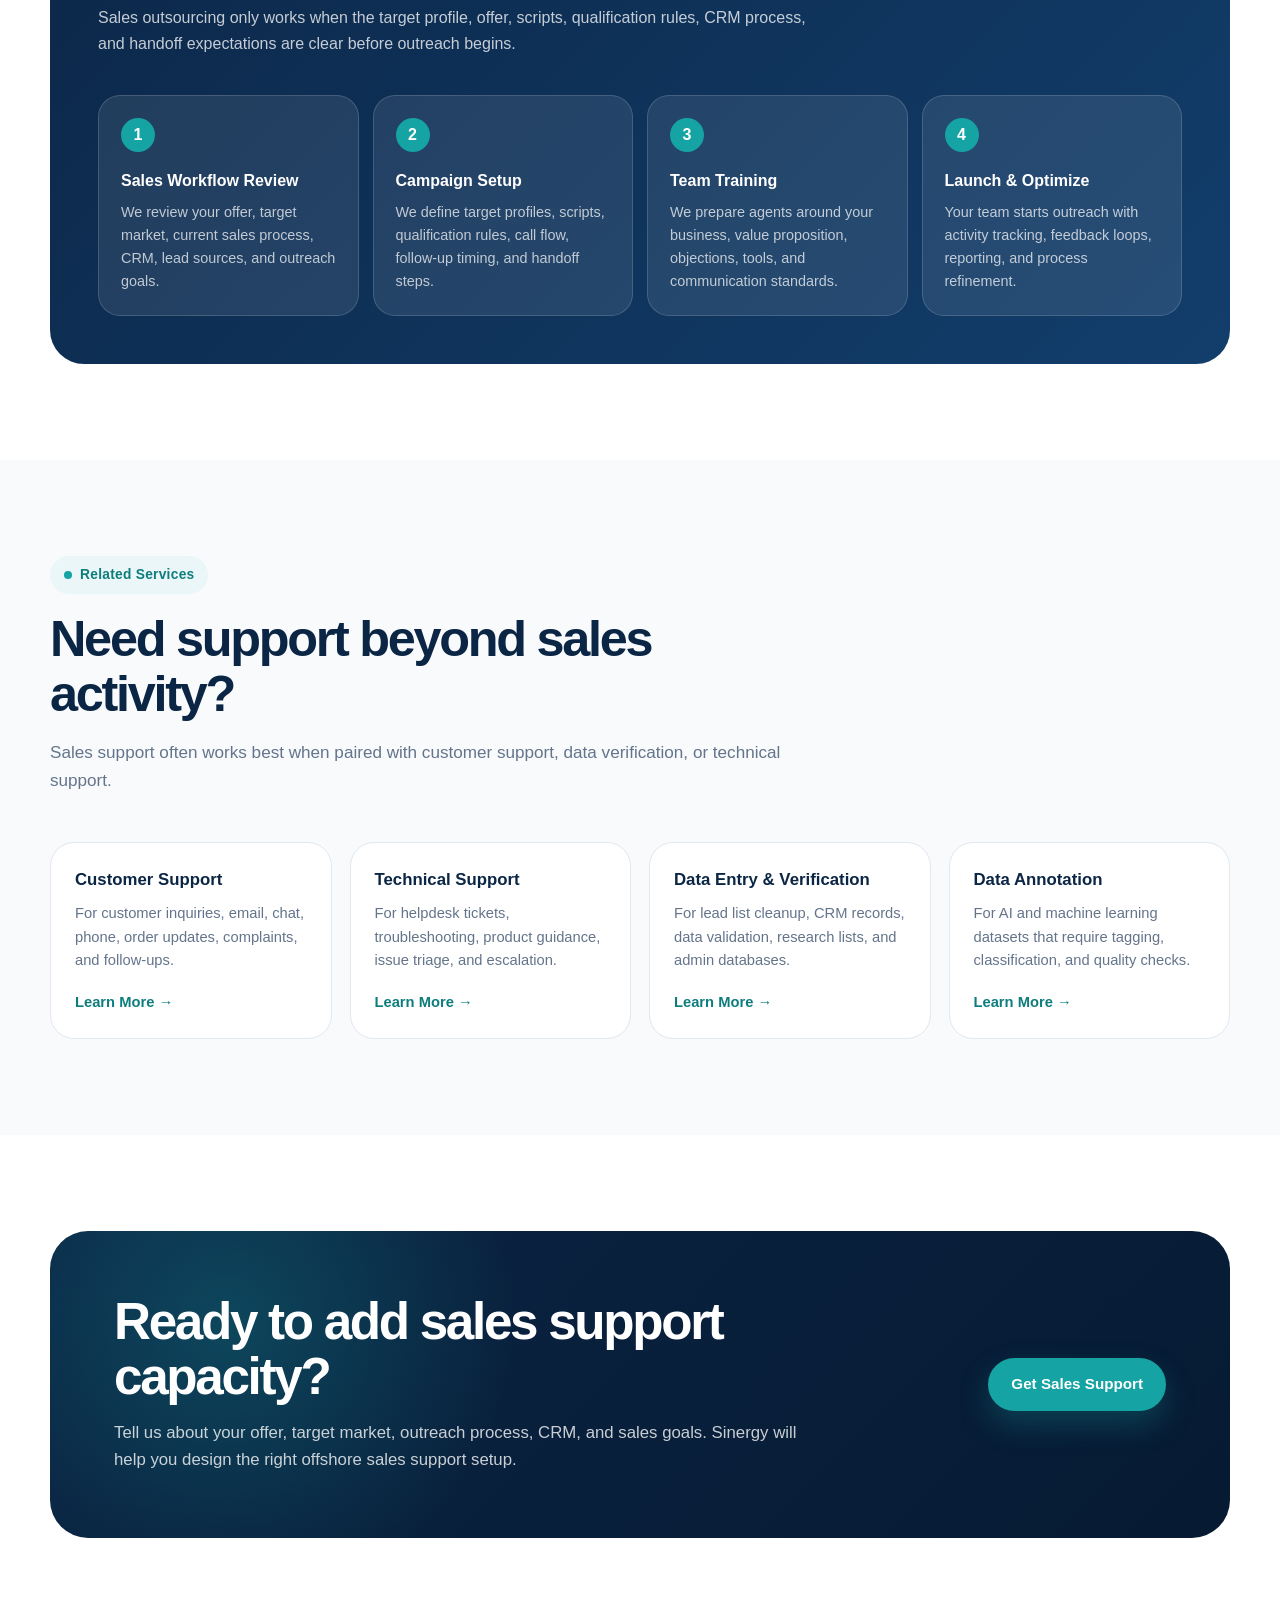
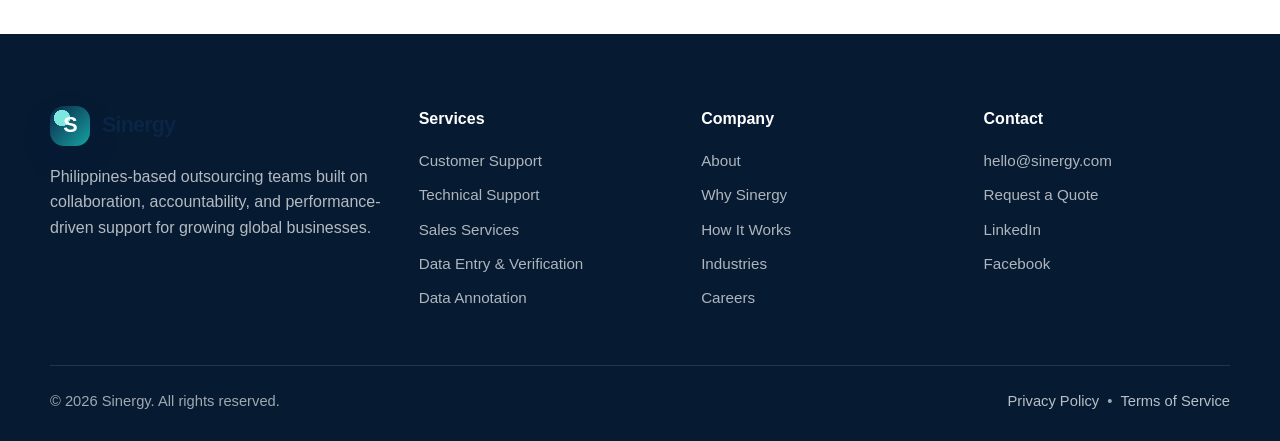
<file: html/sales-services.html>
<!DOCTYPE html>
<html lang="en">
<head>
  <meta charset="UTF-8" />
  <meta name="viewport" content="width=device-width, initial-scale=1.0" />

  <title>Sales Services Outsourcing | Sinergy</title>

  <meta
    name="description"
    content="Sinergy provides Philippines-based sales support services including lead generation, outbound calling, appointment setting, prospect follow-up, CRM updates, and customer engagement."
  />

  <meta
    name="keywords"
    content="sales outsourcing Philippines, outsourced sales support, lead generation outsourcing, appointment setting, outbound calling, offshore sales support"
  />

  <style>
    :root {
      --navy: #0B2545;
      --navy-dark: #061A32;
      --teal: #16A3A3;
      --teal-dark: #0E7D7D;
      --soft-blue: #EAF6F8;
      --soft-teal: #DFF7F4;
      --light-bg: #F8FAFC;
      --white: #FFFFFF;
      --text: #1F2937;
      --muted: #64748B;
      --border: #E2E8F0;
      --shadow: 0 18px 45px rgba(11, 37, 69, 0.12);
      --max-width: 1180px;
    }

    * {
      box-sizing: border-box;
      margin: 0;
      padding: 0;
    }

    html {
      scroll-behavior: smooth;
    }

    body {
      font-family: Inter, Manrope, Arial, sans-serif;
      color: var(--text);
      background: var(--white);
      line-height: 1.6;
    }

    a {
      color: inherit;
      text-decoration: none;
    }

    ul {
      list-style: none;
    }

    .container {
      width: min(100% - 32px, var(--max-width));
      margin-inline: auto;
    }

    .section {
      padding: 96px 0;
    }

    .section-light {
      background: var(--light-bg);
    }

    .eyebrow {
      display: inline-flex;
      align-items: center;
      gap: 8px;
      padding: 8px 14px;
      border-radius: 999px;
      background: var(--soft-blue);
      color: var(--teal-dark);
      font-size: 0.86rem;
      font-weight: 800;
      letter-spacing: 0.02em;
      margin-bottom: 18px;
    }

    .eyebrow::before {
      content: "";
      width: 8px;
      height: 8px;
      border-radius: 50%;
      background: var(--teal);
    }

    .section-header {
      max-width: 760px;
      margin-bottom: 48px;
    }

    .section-header.center {
      text-align: center;
      margin-inline: auto;
    }

    .section-header h2 {
      font-size: clamp(2rem, 4vw, 3.15rem);
      line-height: 1.08;
      color: var(--navy);
      letter-spacing: -0.045em;
      margin-bottom: 18px;
    }

    .section-header p {
      color: var(--muted);
      font-size: 1.07rem;
    }

    .btn {
      display: inline-flex;
      align-items: center;
      justify-content: center;
      gap: 10px;
      min-height: 48px;
      padding: 13px 22px;
      border-radius: 999px;
      font-weight: 800;
      font-size: 0.95rem;
      border: 1px solid transparent;
      cursor: pointer;
      transition: 0.25s ease;
    }

    .btn-primary {
      background: var(--teal);
      color: var(--white);
      box-shadow: 0 14px 30px rgba(22, 163, 163, 0.26);
    }

    .btn-primary:hover {
      background: var(--teal-dark);
      transform: translateY(-2px);
    }

    .btn-secondary {
      background: var(--white);
      color: var(--navy);
      border-color: var(--border);
    }

    .btn-secondary:hover {
      border-color: var(--teal);
      color: var(--teal-dark);
      transform: translateY(-2px);
    }

    .btn-dark {
      background: var(--navy);
      color: var(--white);
    }

    .btn-dark:hover {
      background: var(--navy-dark);
      transform: translateY(-2px);
    }

    /* Header */
    .site-header {
      position: sticky;
      top: 0;
      z-index: 100;
      background: rgba(255, 255, 255, 0.92);
      backdrop-filter: blur(18px);
      border-bottom: 1px solid rgba(226, 232, 240, 0.9);
    }

    .nav-wrap {
      height: 78px;
      display: flex;
      align-items: center;
      justify-content: space-between;
    }

    .logo {
      display: flex;
      align-items: center;
      gap: 12px;
      font-size: 1.35rem;
      font-weight: 900;
      color: var(--navy);
      letter-spacing: -0.04em;
    }

    .logo-mark {
      width: 40px;
      height: 40px;
      border-radius: 14px;
      background:
        radial-gradient(circle at 30% 30%, #7CE7DE 0 20%, transparent 21%),
        linear-gradient(135deg, var(--navy), var(--teal));
      display: grid;
      place-items: center;
      color: var(--white);
      font-weight: 900;
      box-shadow: 0 12px 28px rgba(11, 37, 69, 0.18);
    }

    .nav {
      display: flex;
      align-items: center;
      gap: 28px;
      font-size: 0.95rem;
      font-weight: 700;
      color: #334155;
    }

    .nav a {
      transition: 0.2s ease;
    }

    .nav a:hover,
    .nav a.active {
      color: var(--teal-dark);
    }

    .nav-actions {
      display: flex;
      align-items: center;
      gap: 14px;
    }

    .mobile-toggle {
      display: none;
      width: 44px;
      height: 44px;
      border: 1px solid var(--border);
      border-radius: 12px;
      background: var(--white);
      cursor: pointer;
      align-items: center;
      justify-content: center;
      flex-direction: column;
      gap: 5px;
    }

    .mobile-toggle span {
      width: 20px;
      height: 2px;
      background: var(--navy);
      border-radius: 999px;
    }

    /* Hero */
    .page-hero {
      position: relative;
      overflow: hidden;
      padding: 92px 0 84px;
      background:
        radial-gradient(circle at 80% 12%, rgba(22, 163, 163, 0.19), transparent 32%),
        radial-gradient(circle at 12% 20%, rgba(234, 246, 248, 1), transparent 34%),
        linear-gradient(180deg, #FFFFFF 0%, #F8FAFC 100%);
    }

    .hero-grid {
      display: grid;
      grid-template-columns: 1.05fr 0.95fr;
      gap: 58px;
      align-items: center;
    }

    .page-hero h1 {
      color: var(--navy);
      font-size: clamp(2.65rem, 6vw, 5rem);
      line-height: 0.98;
      letter-spacing: -0.065em;
      margin-bottom: 24px;
    }

    .page-hero h1 span {
      color: var(--teal-dark);
    }

    .hero-copy {
      color: #475569;
      font-size: 1.18rem;
      max-width: 650px;
      margin-bottom: 30px;
    }

    .hero-actions {
      display: flex;
      flex-wrap: wrap;
      gap: 14px;
      margin-bottom: 26px;
    }

    .trust-row {
      display: flex;
      flex-wrap: wrap;
      gap: 12px;
    }

    .trust-pill {
      display: inline-flex;
      align-items: center;
      gap: 8px;
      padding: 10px 14px;
      border-radius: 999px;
      background: var(--white);
      border: 1px solid var(--border);
      color: #475569;
      font-weight: 800;
      font-size: 0.92rem;
      box-shadow: 0 10px 24px rgba(15, 23, 42, 0.05);
    }

    .check {
      width: 19px;
      height: 19px;
      border-radius: 50%;
      background: var(--soft-teal);
      color: var(--teal-dark);
      display: inline-grid;
      place-items: center;
      font-size: 0.75rem;
      font-weight: 900;
    }

    .support-card {
      background: var(--white);
      border: 1px solid var(--border);
      border-radius: 32px;
      padding: 28px;
      box-shadow: var(--shadow);
      position: relative;
    }

    .support-card::before {
      content: "";
      position: absolute;
      width: 160px;
      height: 160px;
      background: var(--soft-teal);
      border-radius: 50%;
      right: -42px;
      top: -42px;
      z-index: -1;
    }

    .support-card-top {
      display: flex;
      justify-content: space-between;
      align-items: flex-start;
      gap: 18px;
      margin-bottom: 24px;
    }

    .support-card h3 {
      color: var(--navy);
      font-size: 1.25rem;
      line-height: 1.2;
      margin-bottom: 6px;
    }

    .support-card p {
      color: var(--muted);
      font-size: 0.94rem;
    }

    .status-badge {
      flex: 0 0 auto;
      padding: 8px 12px;
      border-radius: 999px;
      background: var(--soft-teal);
      color: var(--teal-dark);
      font-size: 0.82rem;
      font-weight: 900;
    }

    .channel-grid {
      display: grid;
      grid-template-columns: repeat(2, 1fr);
      gap: 14px;
      margin-bottom: 22px;
    }

    .channel-item {
      padding: 18px;
      border-radius: 20px;
      background: var(--light-bg);
      border: 1px solid var(--border);
    }

    .channel-item strong {
      display: block;
      color: var(--navy);
      margin-bottom: 5px;
      font-size: 1rem;
    }

    .channel-item span {
      color: var(--muted);
      font-size: 0.88rem;
    }

    .mini-workflow {
      padding: 18px;
      border-radius: 22px;
      background: linear-gradient(135deg, var(--navy), #123E6C);
      color: var(--white);
    }

    .mini-workflow h4 {
      margin-bottom: 14px;
    }

    .workflow-steps {
      display: grid;
      grid-template-columns: repeat(4, 1fr);
      gap: 10px;
    }

    .workflow-step {
      text-align: center;
      padding: 11px 8px;
      border-radius: 15px;
      background: rgba(255, 255, 255, 0.1);
      border: 1px solid rgba(255, 255, 255, 0.16);
      font-size: 0.82rem;
      font-weight: 800;
    }

    /* Intro */
    .intro-grid {
      display: grid;
      grid-template-columns: 0.9fr 1.1fr;
      gap: 54px;
      align-items: center;
    }

    .intro-panel {
      background: var(--navy);
      color: var(--white);
      border-radius: 30px;
      padding: 36px;
      box-shadow: var(--shadow);
    }

    .intro-panel h2 {
      font-size: clamp(1.8rem, 3vw, 2.5rem);
      line-height: 1.1;
      letter-spacing: -0.04em;
      margin-bottom: 18px;
    }

    .intro-panel p {
      color: rgba(255, 255, 255, 0.76);
      margin-bottom: 24px;
    }

    .intro-list {
      display: grid;
      gap: 16px;
    }

    .intro-item {
      display: flex;
      gap: 14px;
      align-items: flex-start;
      padding: 18px;
      border: 1px solid var(--border);
      background: var(--white);
      border-radius: 20px;
    }

    .intro-icon {
      flex: 0 0 38px;
      width: 38px;
      height: 38px;
      border-radius: 14px;
      background: var(--soft-blue);
      color: var(--teal-dark);
      display: grid;
      place-items: center;
      font-weight: 900;
    }

    .intro-item h3 {
      color: var(--navy);
      margin-bottom: 5px;
      font-size: 1.05rem;
    }

    .intro-item p {
      color: var(--muted);
      font-size: 0.94rem;
    }

    /* Tasks */
    .task-grid {
      display: grid;
      grid-template-columns: repeat(4, 1fr);
      gap: 18px;
    }

    .task-card {
      background: var(--white);
      border: 1px solid var(--border);
      border-radius: 24px;
      padding: 24px;
      transition: 0.25s ease;
      min-height: 210px;
    }

    .task-card:hover {
      transform: translateY(-5px);
      box-shadow: 0 16px 36px rgba(15, 23, 42, 0.08);
      border-color: rgba(22, 163, 163, 0.35);
    }

    .task-icon {
      width: 52px;
      height: 52px;
      border-radius: 18px;
      display: grid;
      place-items: center;
      background: linear-gradient(135deg, var(--soft-blue), var(--soft-teal));
      color: var(--teal-dark);
      font-size: 1.25rem;
      margin-bottom: 18px;
    }

    .task-card h3 {
      color: var(--navy);
      font-size: 1.08rem;
      margin-bottom: 10px;
      line-height: 1.25;
    }

    .task-card p {
      color: var(--muted);
      font-size: 0.94rem;
    }

    /* Benefits */
    .benefit-grid {
      display: grid;
      grid-template-columns: repeat(3, 1fr);
      gap: 20px;
    }

    .benefit-card {
      background: var(--white);
      border: 1px solid var(--border);
      border-radius: 24px;
      padding: 28px;
    }

    .benefit-number {
      width: 42px;
      height: 42px;
      border-radius: 14px;
      background: var(--navy);
      color: var(--white);
      display: grid;
      place-items: center;
      font-weight: 900;
      margin-bottom: 18px;
    }

    .benefit-card h3 {
      color: var(--navy);
      margin-bottom: 10px;
      font-size: 1.1rem;
    }

    .benefit-card p {
      color: var(--muted);
      font-size: 0.96rem;
    }

    /* Best For */
    .best-grid {
      display: grid;
      grid-template-columns: repeat(5, 1fr);
      gap: 18px;
    }

    .best-card {
      padding: 24px;
      border-radius: 24px;
      background: var(--white);
      border: 1px solid var(--border);
      text-align: center;
      transition: 0.25s ease;
    }

    .best-card:hover {
      transform: translateY(-5px);
      box-shadow: 0 16px 34px rgba(15, 23, 42, 0.08);
    }

    .best-card .emoji {
      width: 54px;
      height: 54px;
      margin: 0 auto 16px;
      border-radius: 18px;
      background: linear-gradient(135deg, var(--soft-blue), var(--soft-teal));
      display: grid;
      place-items: center;
      font-size: 1.4rem;
    }

    .best-card h3 {
      color: var(--navy);
      font-size: 1rem;
      line-height: 1.25;
      margin-bottom: 8px;
    }

    .best-card p {
      color: var(--muted);
      font-size: 0.9rem;
    }

    /* Process */
    .process-wrap {
      background: linear-gradient(135deg, var(--navy), #123E6C);
      border-radius: 34px;
      padding: 48px;
      color: var(--white);
      position: relative;
      overflow: hidden;
    }

    .process-wrap::after {
      content: "";
      position: absolute;
      right: -80px;
      top: -80px;
      width: 220px;
      height: 220px;
      border-radius: 50%;
      background: rgba(22, 163, 163, 0.25);
    }

    .process-header {
      max-width: 720px;
      margin-bottom: 38px;
      position: relative;
      z-index: 2;
    }

    .process-header h2 {
      font-size: clamp(2rem, 4vw, 3rem);
      line-height: 1.08;
      letter-spacing: -0.04em;
      margin-bottom: 14px;
    }

    .process-header p {
      color: rgba(255, 255, 255, 0.76);
    }

    .process-grid {
      display: grid;
      grid-template-columns: repeat(4, 1fr);
      gap: 14px;
      position: relative;
      z-index: 2;
    }

    .process-step {
      padding: 22px;
      border-radius: 22px;
      background: rgba(255, 255, 255, 0.09);
      border: 1px solid rgba(255, 255, 255, 0.15);
    }

    .process-step span {
      display: inline-grid;
      place-items: center;
      width: 34px;
      height: 34px;
      border-radius: 50%;
      background: var(--teal);
      color: var(--white);
      font-weight: 900;
      margin-bottom: 16px;
    }

    .process-step h3 {
      font-size: 1rem;
      margin-bottom: 8px;
    }

    .process-step p {
      color: rgba(255, 255, 255, 0.72);
      font-size: 0.9rem;
    }

    /* Related Services */
    .related-grid {
      display: grid;
      grid-template-columns: repeat(4, 1fr);
      gap: 18px;
    }

    .related-card {
      background: var(--white);
      border: 1px solid var(--border);
      border-radius: 24px;
      padding: 24px;
      transition: 0.25s ease;
    }

    .related-card:hover {
      transform: translateY(-5px);
      box-shadow: 0 16px 34px rgba(15, 23, 42, 0.08);
      border-color: rgba(22, 163, 163, 0.35);
    }

    .related-card h3 {
      color: var(--navy);
      margin-bottom: 8px;
      font-size: 1.05rem;
    }

    .related-card p {
      color: var(--muted);
      font-size: 0.92rem;
      margin-bottom: 16px;
    }

    .related-card a {
      color: var(--teal-dark);
      font-weight: 900;
      font-size: 0.92rem;
    }

    /* CTA */
    .cta {
      background:
        radial-gradient(circle at 15% 30%, rgba(22, 163, 163, 0.28), transparent 28%),
        linear-gradient(135deg, var(--navy), var(--navy-dark));
      color: var(--white);
      border-radius: 38px;
      padding: 64px;
      display: grid;
      grid-template-columns: 1fr auto;
      align-items: center;
      gap: 32px;
      overflow: hidden;
    }

    .cta h2 {
      font-size: clamp(2rem, 4vw, 3.25rem);
      line-height: 1.06;
      letter-spacing: -0.045em;
      margin-bottom: 16px;
      max-width: 760px;
    }

    .cta p {
      color: rgba(255, 255, 255, 0.78);
      max-width: 690px;
      font-size: 1.05rem;
    }

    /* Footer */
    .footer {
      background: #061A32;
      color: var(--white);
      padding: 72px 0 28px;
    }

    .footer-grid {
      display: grid;
      grid-template-columns: 1.35fr repeat(3, 1fr);
      gap: 36px;
      margin-bottom: 54px;
    }

    .footer-brand p {
      color: rgba(255, 255, 255, 0.7);
      margin-top: 18px;
      max-width: 380px;
    }

    .footer h4 {
      margin-bottom: 18px;
      color: var(--white);
    }

    .footer-links {
      display: grid;
      gap: 10px;
    }

    .footer-links a {
      color: rgba(255, 255, 255, 0.68);
      transition: 0.2s ease;
      font-size: 0.95rem;
    }

    .footer-links a:hover {
      color: var(--white);
    }

    .footer-bottom {
      border-top: 1px solid rgba(255, 255, 255, 0.12);
      padding-top: 24px;
      display: flex;
      justify-content: space-between;
      gap: 18px;
      flex-wrap: wrap;
      color: rgba(255, 255, 255, 0.62);
      font-size: 0.92rem;
    }

    .footer-bottom a {
      color: rgba(255, 255, 255, 0.72);
    }

    /* Responsive */
    @media (max-width: 1100px) {
      .task-grid,
      .related-grid {
        grid-template-columns: repeat(3, 1fr);
      }

      .best-grid {
        grid-template-columns: repeat(3, 1fr);
      }

      .process-grid {
        grid-template-columns: repeat(2, 1fr);
      }
    }

    @media (max-width: 920px) {
      .mobile-toggle {
        display: flex;
      }

      .nav {
        position: fixed;
        inset: 78px 16px auto 16px;
        background: var(--white);
        border: 1px solid var(--border);
        border-radius: 20px;
        box-shadow: var(--shadow);
        padding: 18px;
        display: none;
        flex-direction: column;
        align-items: stretch;
        gap: 4px;
      }

      .nav.is-open {
        display: flex;
      }

      .nav a {
        padding: 13px 14px;
        border-radius: 12px;
      }

      .nav a:hover,
      .nav a.active {
        background: var(--light-bg);
      }

      .nav-actions .btn {
        display: none;
      }

      .hero-grid,
      .intro-grid,
      .cta {
        grid-template-columns: 1fr;
      }

      .benefit-grid {
        grid-template-columns: repeat(2, 1fr);
      }

      .footer-grid {
        grid-template-columns: 1fr 1fr;
      }
    }

    @media (max-width: 680px) {
      .container {
        width: min(100% - 24px, var(--max-width));
      }

      .section {
        padding: 72px 0;
      }

      .page-hero {
        padding: 62px 0 70px;
      }

      .page-hero h1 {
        font-size: 2.65rem;
      }

      .hero-copy {
        font-size: 1.04rem;
      }

      .hero-actions {
        flex-direction: column;
      }

      .btn {
        width: 100%;
      }

      .support-card {
        padding: 22px;
        border-radius: 24px;
      }

      .support-card-top {
        flex-direction: column;
      }

      .channel-grid,
      .workflow-steps,
      .task-grid,
      .benefit-grid,
      .best-grid,
      .process-grid,
      .related-grid,
      .footer-grid {
        grid-template-columns: 1fr;
      }

      .intro-panel,
      .process-wrap,
      .cta {
        padding: 32px 22px;
        border-radius: 28px;
      }

      .footer-bottom {
        flex-direction: column;
      }
    }
  </style>
</head>

<body>
  <header class="site-header">
    <div class="container nav-wrap">
      <a href="index.html" class="logo" aria-label="Sinergy Home">
        <span class="logo-mark">S</span>
        <span>Sinergy</span>
      </a>

      <nav class="nav" id="mainNav" aria-label="Main navigation">
        <a href="index.html">Home</a>
        <a href="services.html" class="active">Services</a>
        <a href="industries.html">Industries</a>
        <a href="how-it-works.html">How It Works</a>
        <a href="why-sinergy.html">Why Sinergy</a>
        <a href="about.html">About</a>
        <a href="careers.html">Careers</a>
      </nav>

      <div class="nav-actions">
        <a href="contact.html" class="btn btn-primary">Get a Quote</a>

        <button class="mobile-toggle" id="mobileToggle" aria-label="Open mobile menu" aria-expanded="false">
          <span></span>
          <span></span>
          <span></span>
        </button>
      </div>
    </div>
  </header>

  <main>
    <!-- Hero -->
    <section class="page-hero">
      <div class="container hero-grid">
        <div>
          <div class="eyebrow">Sales Services Outsourcing</div>

          <h1>
            Sales Support That Helps Your Team <span>Reach, Qualify, and Engage More Prospects</span>
          </h1>

          <p class="hero-copy">
            Sinergy helps businesses support their sales pipeline through lead generation, outbound calling,
            appointment setting, prospect follow-up, CRM updates, and customer engagement.
          </p>

          <div class="hero-actions">
            <a href="contact.html" class="btn btn-primary">Get Sales Support</a>
            <a href="#sales-tasks" class="btn btn-secondary">View Sales Tasks</a>
          </div>

          <div class="trust-row">
            <span class="trust-pill"><span class="check">✓</span> Lead Generation</span>
            <span class="trust-pill"><span class="check">✓</span> Appointment Setting</span>
            <span class="trust-pill"><span class="check">✓</span> CRM Support</span>
          </div>
        </div>

        <div class="support-card">
          <div class="support-card-top">
            <div>
              <h3>Sales Support Coverage</h3>
              <p>Pipeline support for businesses that need more consistent outreach and follow-up.</p>
            </div>

            <span class="status-badge">Pipeline Ready</span>
          </div>

          <div class="channel-grid">
            <div class="channel-item">
              <strong>Lead Generation</strong>
              <span>Prospect research, list building, and lead qualification support.</span>
            </div>

            <div class="channel-item">
              <strong>Outbound Calling</strong>
              <span>Professional outreach based on your campaign goals and scripts.</span>
            </div>

            <div class="channel-item">
              <strong>Appointment Setting</strong>
              <span>Book qualified conversations for your sales team.</span>
            </div>

            <div class="channel-item">
              <strong>CRM Updates</strong>
              <span>Keep records, notes, stages, and follow-up tasks organized.</span>
            </div>
          </div>

          <div class="mini-workflow">
            <h4>Sales Support Workflow</h4>
            <div class="workflow-steps">
              <div class="workflow-step">Find</div>
              <div class="workflow-step">Engage</div>
              <div class="workflow-step">Qualify</div>
              <div class="workflow-step">Book</div>
            </div>
          </div>
        </div>
      </div>
    </section>

    <!-- Intro -->
    <section class="section">
      <div class="container intro-grid">
        <div class="intro-panel">
          <h2>Sales teams lose momentum when follow-up and outreach become inconsistent.</h2>
          <p>
            Many businesses do not have a sales problem at first. They have a consistency problem:
            leads are not researched, calls are delayed, CRM records are messy, and follow-ups fall through the cracks.
          </p>
          <a href="contact.html" class="btn btn-primary">Start Sales Support Setup</a>
        </div>

        <div class="intro-list">
          <div class="intro-item">
            <div class="intro-icon">1</div>
            <div>
              <h3>Prospecting needs consistency</h3>
              <p>Sales growth becomes harder when outreach only happens whenever the internal team has spare time.</p>
            </div>
          </div>

          <div class="intro-item">
            <div class="intro-icon">2</div>
            <div>
              <h3>Follow-up drives conversion</h3>
              <p>Opportunities often stall because no one owns the next step, reminder, or customer touchpoint.</p>
            </div>
          </div>

          <div class="intro-item">
            <div class="intro-icon">3</div>
            <div>
              <h3>Sales support needs structure</h3>
              <p>Sinergy helps define outreach workflows, qualification rules, CRM updates, and appointment-setting processes.</p>
            </div>
          </div>
        </div>
      </div>
    </section>

    <!-- Tasks -->
    <section class="section section-light" id="sales-tasks">
      <div class="container">
        <div class="section-header center">
          <div class="eyebrow">What We Handle</div>
          <h2>Sales support tasks your Sinergy team can manage.</h2>
          <p>
            Add offshore capacity for the sales activities that keep your pipeline active, organized, and moving.
          </p>
        </div>

        <div class="task-grid">
          <article class="task-card">
            <div class="task-icon">🔎</div>
            <h3>Lead Generation</h3>
            <p>Prospect research, list building, lead sourcing, and basic qualification based on your target profile.</p>
          </article>

          <article class="task-card">
            <div class="task-icon">📞</div>
            <h3>Outbound Calling</h3>
            <p>Professional phone outreach for campaigns, prospect engagement, reminders, and qualification calls.</p>
          </article>

          <article class="task-card">
            <div class="task-icon">📅</div>
            <h3>Appointment Setting</h3>
            <p>Schedule calls, demos, consultations, or meetings with qualified prospects for your sales team.</p>
          </article>

          <article class="task-card">
            <div class="task-icon">🔁</div>
            <h3>Prospect Follow-Up</h3>
            <p>Follow up with leads, confirm interest, send reminders, and keep conversations from going cold.</p>
          </article>

          <article class="task-card">
            <div class="task-icon">🤝</div>
            <h3>Customer Engagement</h3>
            <p>Support ongoing customer communication, check-ins, callbacks, and relationship-building touchpoints.</p>
          </article>

          <article class="task-card">
            <div class="task-icon">🗂</div>
            <h3>CRM Updates</h3>
            <p>Update records, notes, lead stages, contact details, follow-up tasks, and activity logs.</p>
          </article>

          <article class="task-card">
            <div class="task-icon">📋</div>
            <h3>Sales Admin Support</h3>
            <p>Assist with reports, lists, campaign tracking, contact organization, and basic sales operations tasks.</p>
          </article>

          <article class="task-card">
            <div class="task-icon">🎯</div>
            <h3>Lead Qualification</h3>
            <p>Screen prospects based on your criteria before passing stronger opportunities to your sales team.</p>
          </article>
        </div>
      </div>
    </section>

    <!-- Benefits -->
    <section class="section">
      <div class="container">
        <div class="section-header">
          <div class="eyebrow">Why It Works</div>
          <h2>Sales support is not a replacement for your closers. It protects their time.</h2>
          <p>
            The best use of outsourced sales support is not pretending offshore agents will magically close everything.
            The stronger play is using them to keep prospecting, follow-up, and admin work consistent.
          </p>
        </div>

        <div class="benefit-grid">
          <article class="benefit-card">
            <div class="benefit-number">01</div>
            <h3>More Consistent Outreach</h3>
            <p>Keep lead generation, outbound calling, and follow-up moving even when your internal team is busy.</p>
          </article>

          <article class="benefit-card">
            <div class="benefit-number">02</div>
            <h3>Better Pipeline Organization</h3>
            <p>Maintain cleaner CRM records, clearer lead status, and more reliable sales activity tracking.</p>
          </article>

          <article class="benefit-card">
            <div class="benefit-number">03</div>
            <h3>More Time for Closers</h3>
            <p>Let your internal sales team focus on qualified conversations, proposals, demos, and closing work.</p>
          </article>

          <article class="benefit-card">
            <div class="benefit-number">04</div>
            <h3>Clearer Qualification</h3>
            <p>Filter prospects based on your criteria so your sales team spends less time on poor-fit leads.</p>
          </article>

          <article class="benefit-card">
            <div class="benefit-number">05</div>
            <h3>Scalable Sales Capacity</h3>
            <p>Add support as campaign volume, territories, service lines, or target accounts grow.</p>
          </article>

          <article class="benefit-card">
            <div class="benefit-number">06</div>
            <h3>Stronger Follow-Up Discipline</h3>
            <p>Reduce missed touchpoints by assigning clear ownership for reminders, callbacks, and next steps.</p>
          </article>
        </div>
      </div>
    </section>

    <!-- Best For -->
    <section class="section section-light">
      <div class="container">
        <div class="section-header center">
          <div class="eyebrow">Best For</div>
          <h2>Sales support outsourcing for teams that need more pipeline activity.</h2>
          <p>
            Sinergy is a strong fit for businesses that need consistent sales activity without hiring a full internal support team.
          </p>
        </div>

        <div class="best-grid">
          <article class="best-card">
            <div class="emoji">🏢</div>
            <h3>B2B Companies</h3>
            <p>Prospect research, outreach support, qualification, and appointment setting.</p>
          </article>

          <article class="best-card">
            <div class="emoji">📣</div>
            <h3>Agencies</h3>
            <p>Outbound support, lead list building, discovery call scheduling, and CRM updates.</p>
          </article>

          <article class="best-card">
            <div class="emoji">💻</div>
            <h3>SaaS Teams</h3>
            <p>Demo booking, trial follow-up, lead qualification, and sales admin support.</p>
          </article>

          <article class="best-card">
            <div class="emoji">🛠</div>
            <h3>Service Businesses</h3>
            <p>Appointment setting, customer callbacks, estimate follow-ups, and lead handling.</p>
          </article>

          <article class="best-card">
            <div class="emoji">📈</div>
            <h3>Growing Sales Teams</h3>
            <p>Extra capacity for prospecting, follow-up, and sales operations tasks.</p>
          </article>
        </div>
      </div>
    </section>

    <!-- Process -->
    <section class="section">
      <div class="container">
        <div class="process-wrap">
          <div class="process-header">
            <div class="eyebrow">Sales Support Launch Process</div>
            <h2>We help build sales support around your process, not random cold outreach.</h2>
            <p>
              Sales outsourcing only works when the target profile, offer, scripts, qualification rules,
              CRM process, and handoff expectations are clear before outreach begins.
            </p>
          </div>

          <div class="process-grid">
            <article class="process-step">
              <span>1</span>
              <h3>Sales Workflow Review</h3>
              <p>We review your offer, target market, current sales process, CRM, lead sources, and outreach goals.</p>
            </article>

            <article class="process-step">
              <span>2</span>
              <h3>Campaign Setup</h3>
              <p>We define target profiles, scripts, qualification rules, call flow, follow-up timing, and handoff steps.</p>
            </article>

            <article class="process-step">
              <span>3</span>
              <h3>Team Training</h3>
              <p>We prepare agents around your business, value proposition, objections, tools, and communication standards.</p>
            </article>

            <article class="process-step">
              <span>4</span>
              <h3>Launch & Optimize</h3>
              <p>Your team starts outreach with activity tracking, feedback loops, reporting, and process refinement.</p>
            </article>
          </div>
        </div>
      </div>
    </section>

    <!-- Related Services -->
    <section class="section section-light">
      <div class="container">
        <div class="section-header">
          <div class="eyebrow">Related Services</div>
          <h2>Need support beyond sales activity?</h2>
          <p>
            Sales support often works best when paired with customer support, data verification, or technical support.
          </p>
        </div>

        <div class="related-grid">
          <article class="related-card">
            <h3>Customer Support</h3>
            <p>For customer inquiries, email, chat, phone, order updates, complaints, and follow-ups.</p>
            <a href="customer-support.html">Learn More →</a>
          </article>

          <article class="related-card">
            <h3>Technical Support</h3>
            <p>For helpdesk tickets, troubleshooting, product guidance, issue triage, and escalation.</p>
            <a href="technical-support.html">Learn More →</a>
          </article>

          <article class="related-card">
            <h3>Data Entry & Verification</h3>
            <p>For lead list cleanup, CRM records, data validation, research lists, and admin databases.</p>
            <a href="data-entry-verification.html">Learn More →</a>
          </article>

          <article class="related-card">
            <h3>Data Annotation</h3>
            <p>For AI and machine learning datasets that require tagging, classification, and quality checks.</p>
            <a href="data-annotation.html">Learn More →</a>
          </article>
        </div>
      </div>
    </section>

    <!-- Final CTA -->
    <section class="section">
      <div class="container">
        <div class="cta">
          <div>
            <h2>Ready to add sales support capacity?</h2>
            <p>
              Tell us about your offer, target market, outreach process, CRM, and sales goals.
              Sinergy will help you design the right offshore sales support setup.
            </p>
          </div>

          <a href="contact.html" class="btn btn-primary">Get Sales Support</a>
        </div>
      </div>
    </section>
  </main>

  <!-- Footer -->
  <footer class="footer">
    <div class="container">
      <div class="footer-grid">
        <div class="footer-brand">
          <a href="index.html" class="logo">
            <span class="logo-mark">S</span>
            <span>Sinergy</span>
          </a>

          <p>
            Philippines-based outsourcing teams built on collaboration, accountability,
            and performance-driven support for growing global businesses.
          </p>
        </div>

        <div>
          <h4>Services</h4>
          <div class="footer-links">
            <a href="customer-support.html">Customer Support</a>
            <a href="technical-support.html">Technical Support</a>
            <a href="sales-services.html">Sales Services</a>
            <a href="data-entry-verification.html">Data Entry & Verification</a>
            <a href="data-annotation.html">Data Annotation</a>
          </div>
        </div>

        <div>
          <h4>Company</h4>
          <div class="footer-links">
            <a href="about.html">About</a>
            <a href="why-sinergy.html">Why Sinergy</a>
            <a href="how-it-works.html">How It Works</a>
            <a href="industries.html">Industries</a>
            <a href="careers.html">Careers</a>
          </div>
        </div>

        <div>
          <h4>Contact</h4>
          <div class="footer-links">
            <a href="mailto:hello@sinergy.com">hello@sinergy.com</a>
            <a href="contact.html">Request a Quote</a>
            <a href="#">LinkedIn</a>
            <a href="#">Facebook</a>
          </div>
        </div>
      </div>

      <div class="footer-bottom">
        <p>© <span id="year"></span> Sinergy. All rights reserved.</p>

        <div>
          <a href="privacy-policy.html">Privacy Policy</a>
          &nbsp;•&nbsp;
          <a href="terms-of-service.html">Terms of Service</a>
        </div>
      </div>
    </div>
  </footer>

  <script>
    const mobileToggle = document.getElementById("mobileToggle");
    const mainNav = document.getElementById("mainNav");

    mobileToggle.addEventListener("click", function () {
      const isOpen = mainNav.classList.toggle("is-open");
      mobileToggle.setAttribute("aria-expanded", isOpen ? "true" : "false");
    });

    const navLinks = mainNav.querySelectorAll("a");

    navLinks.forEach(function (link) {
      link.addEventListener("click", function () {
        mainNav.classList.remove("is-open");
        mobileToggle.setAttribute("aria-expanded", "false");
      });
    });

    document.getElementById("year").textContent = new Date().getFullYear();
  </script>
</body>
</html>
</file>
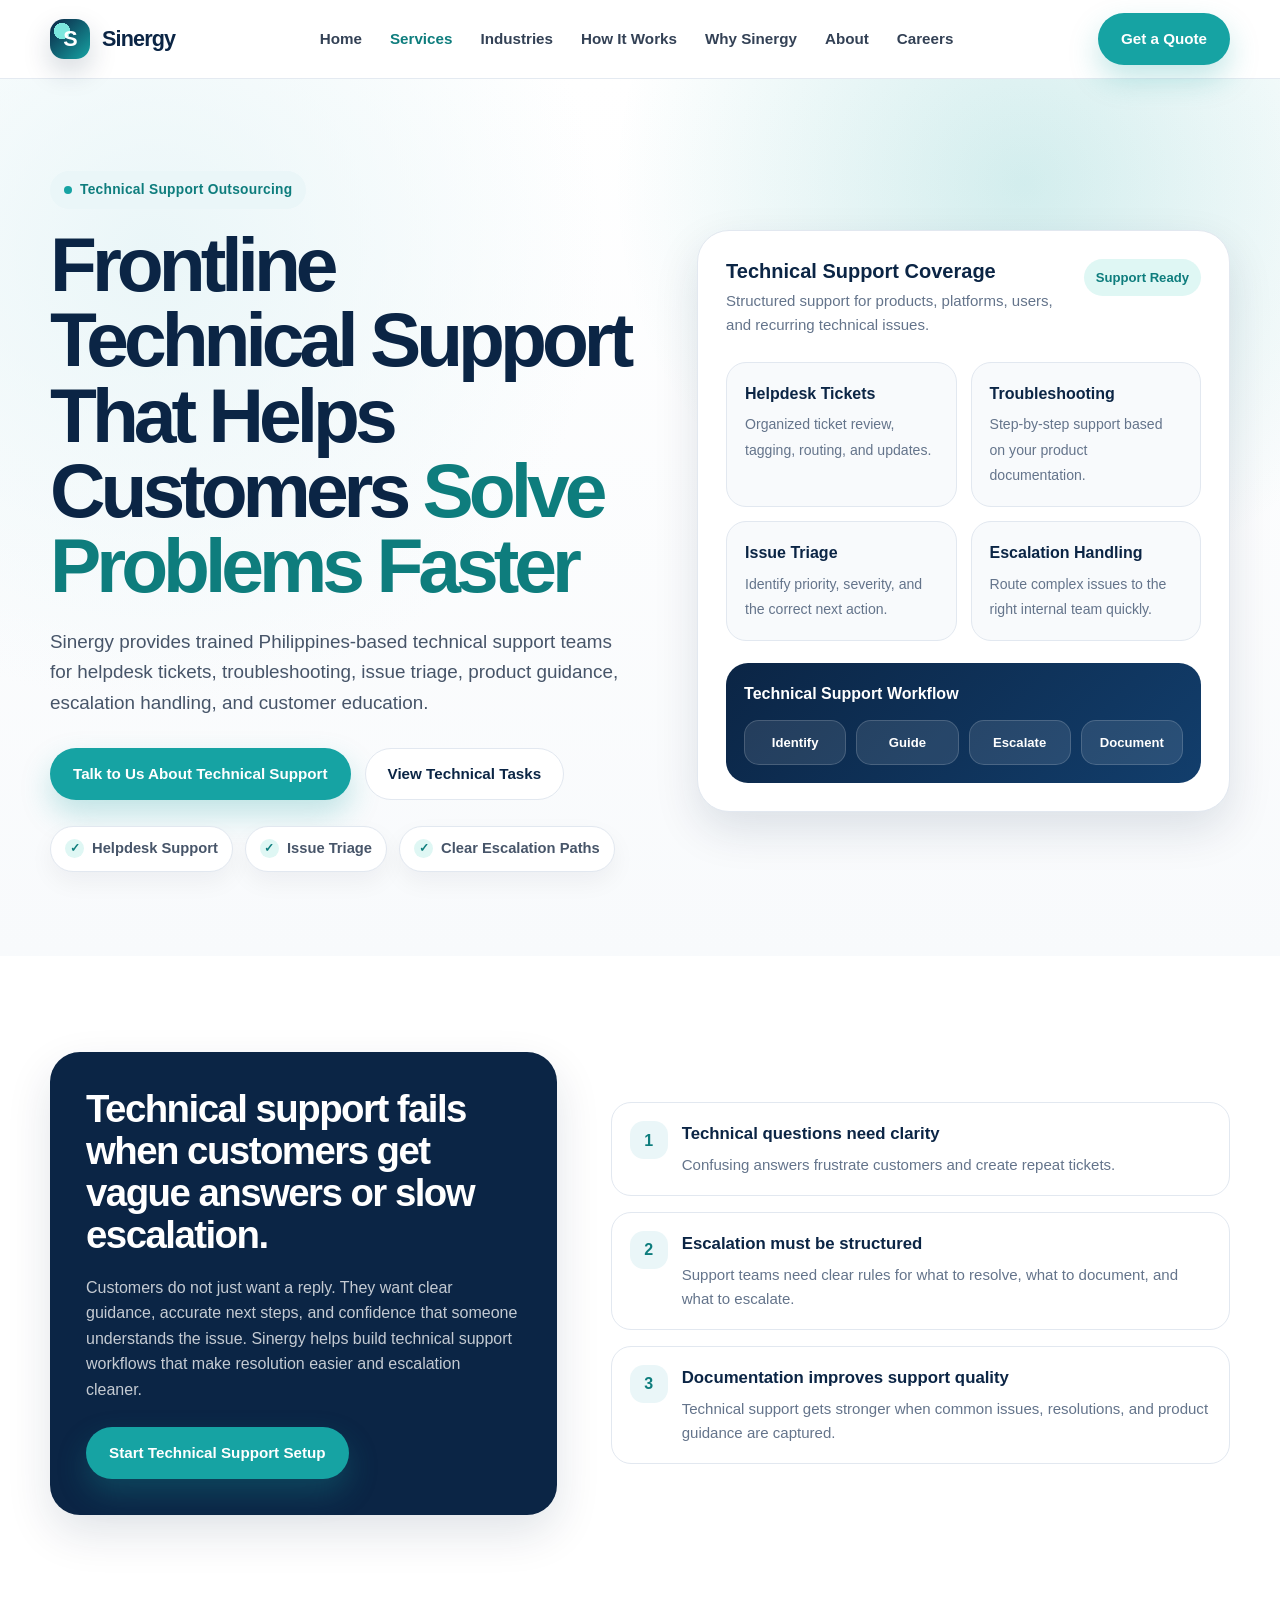
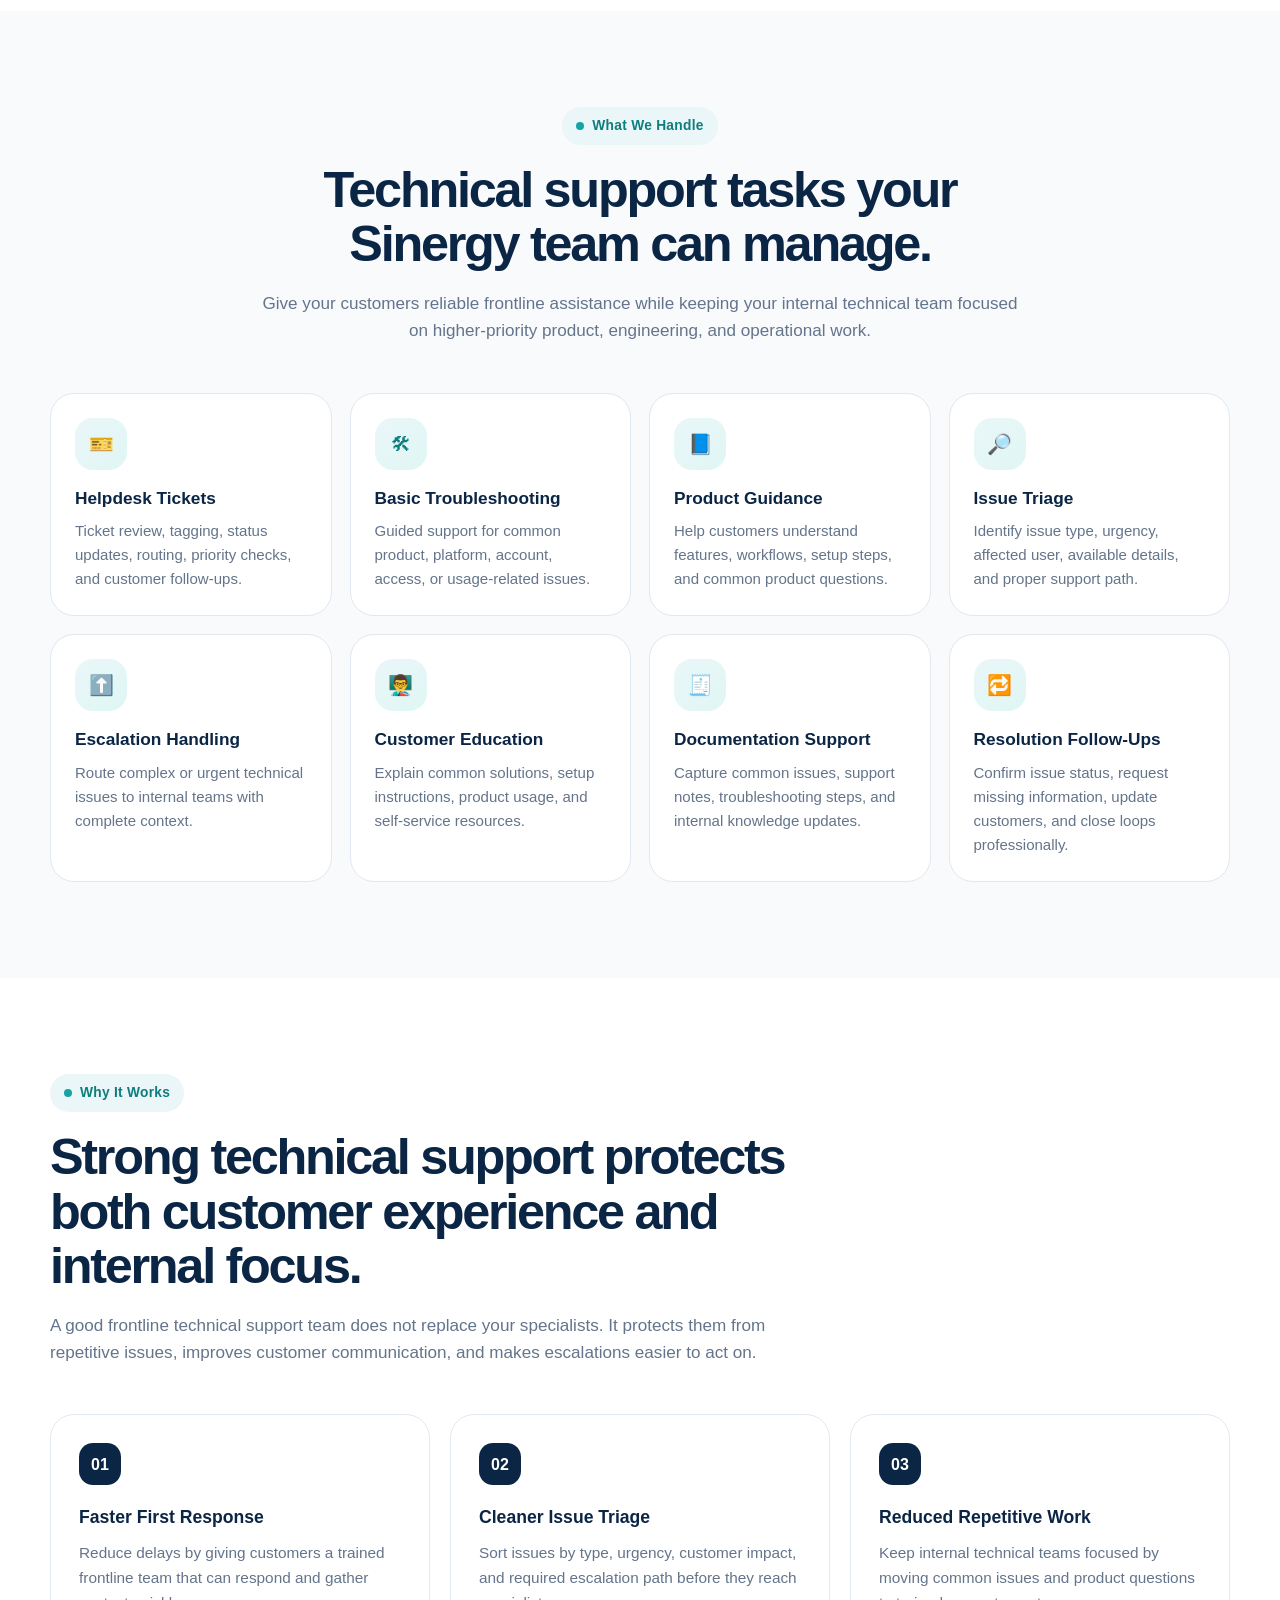
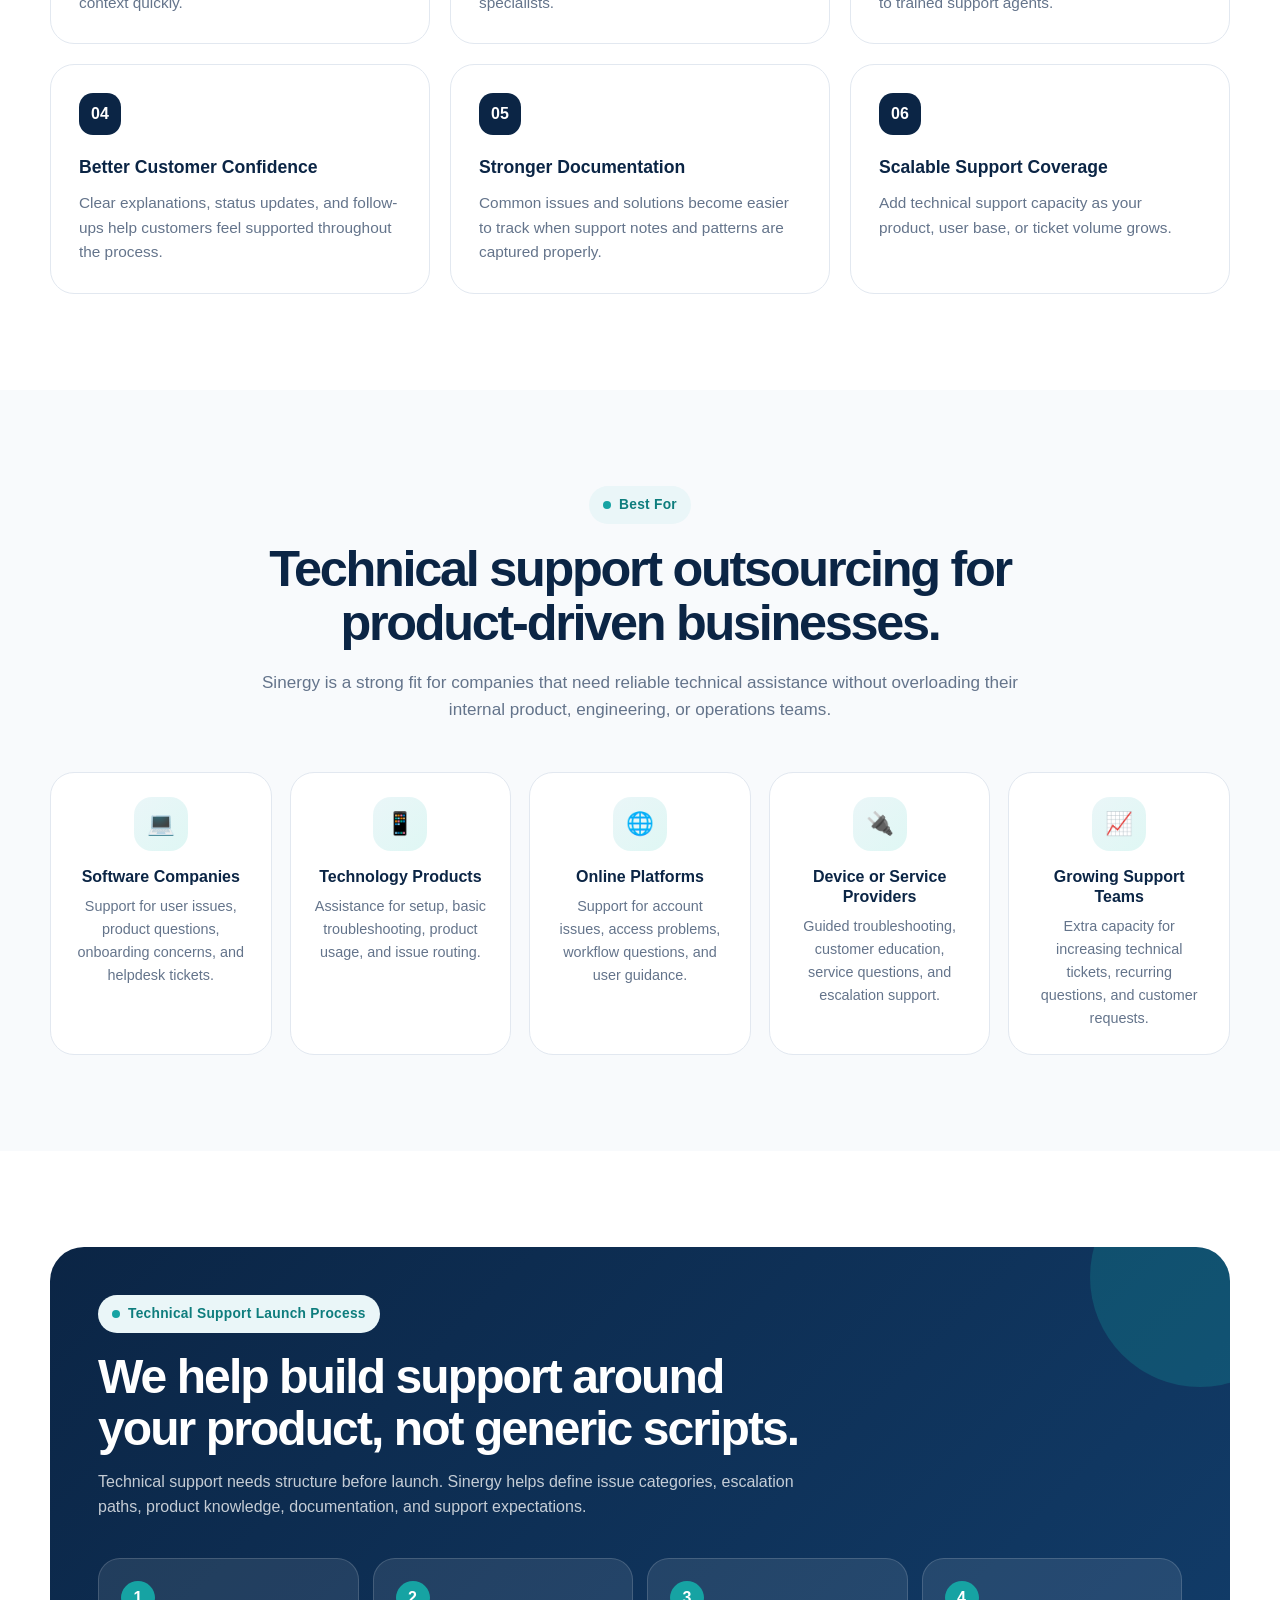
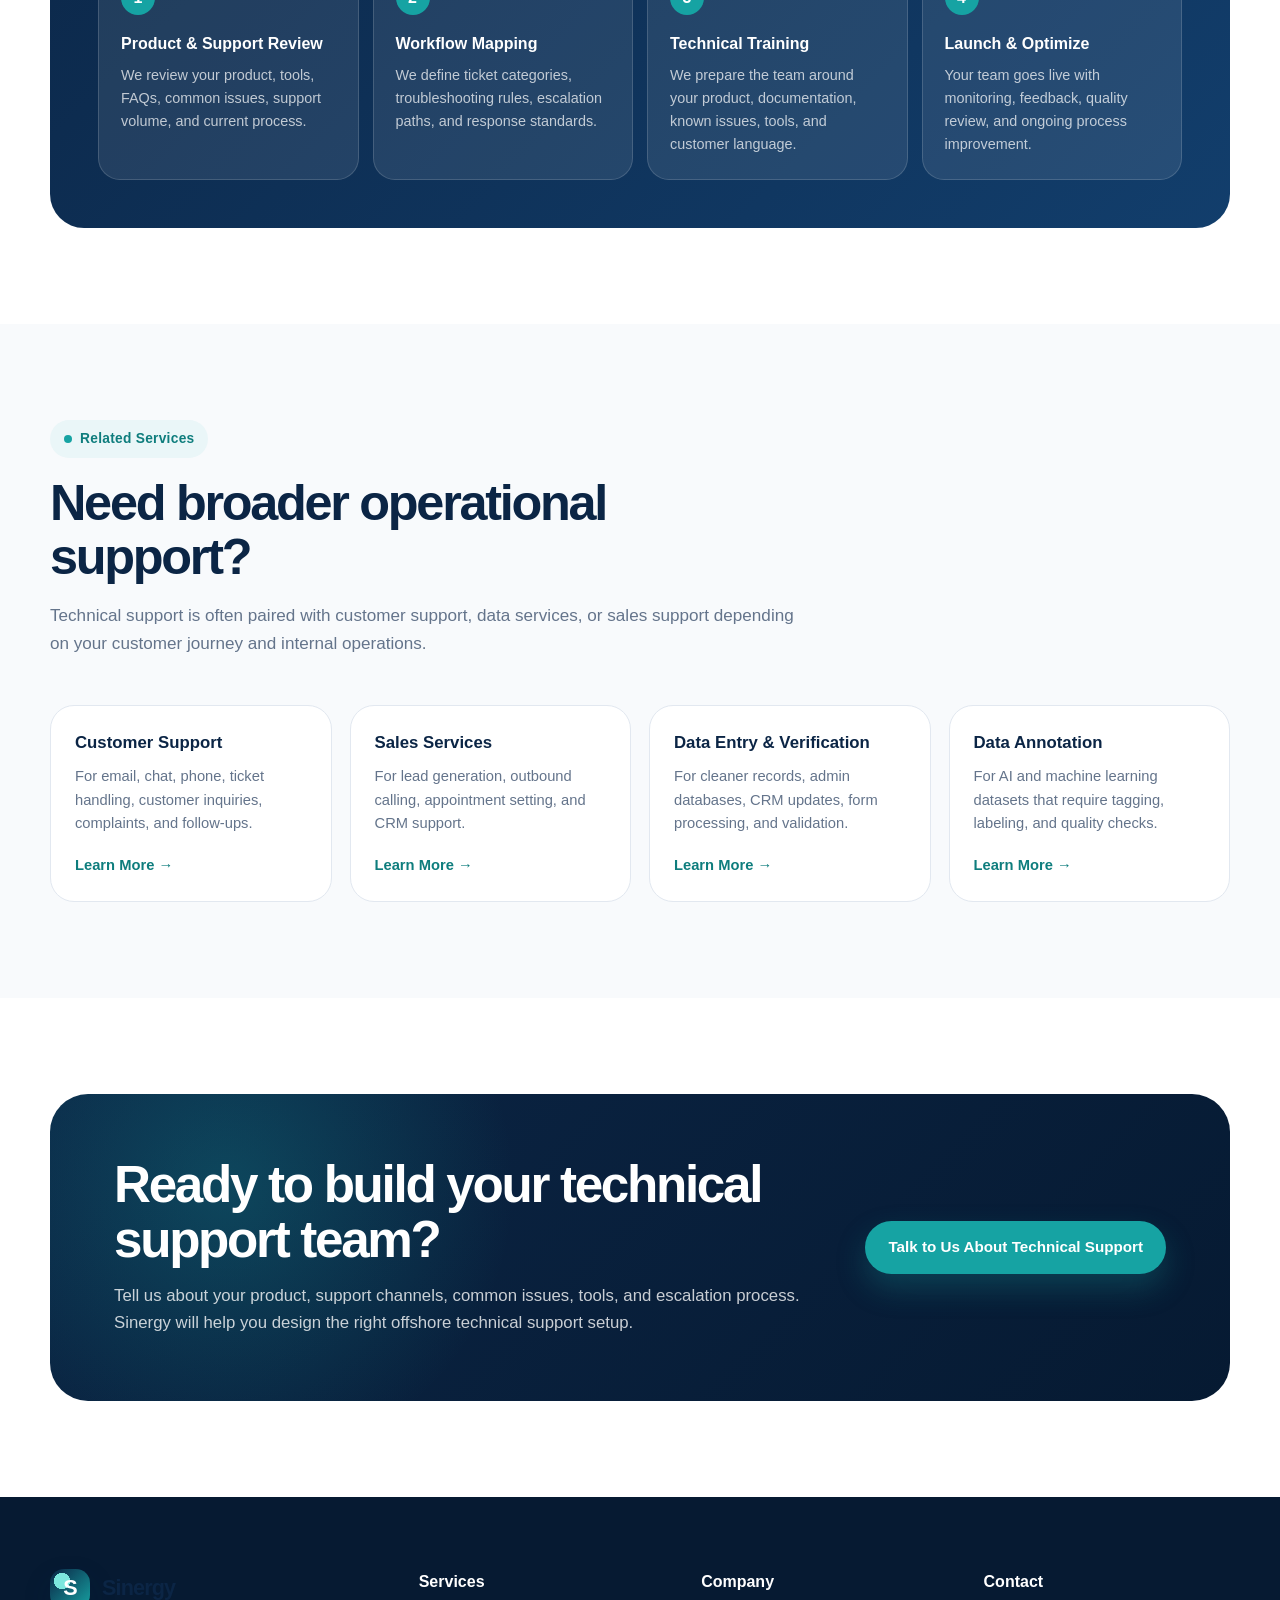
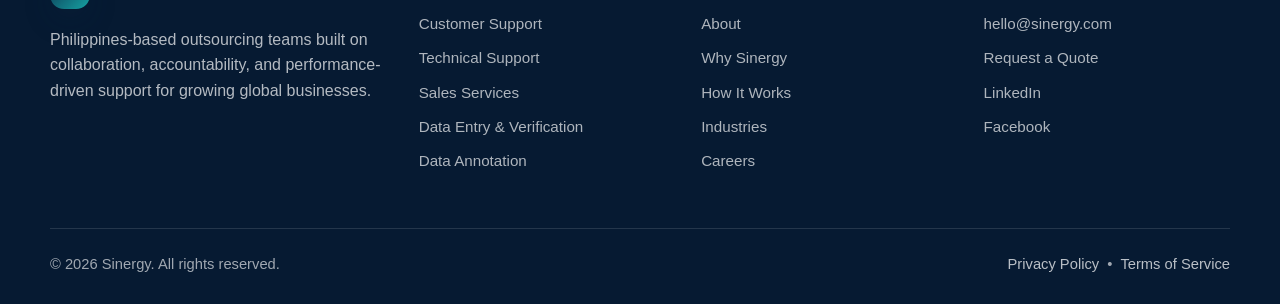
<file: html/technical-support.html>
<!DOCTYPE html>
<html lang="en">
<head>
  <meta charset="UTF-8" />
  <meta name="viewport" content="width=device-width, initial-scale=1.0" />

  <title>Technical Support Outsourcing | Sinergy</title>

  <meta
    name="description"
    content="Sinergy provides Philippines-based technical support outsourcing for helpdesk tickets, troubleshooting, issue triage, product guidance, escalation handling, and customer education."
  />

  <meta
    name="keywords"
    content="technical support outsourcing Philippines, outsourced technical support, helpdesk outsourcing, software support, product support, offshore technical support team"
  />

  <style>
    :root {
      --navy: #0B2545;
      --navy-dark: #061A32;
      --teal: #16A3A3;
      --teal-dark: #0E7D7D;
      --soft-blue: #EAF6F8;
      --soft-teal: #DFF7F4;
      --light-bg: #F8FAFC;
      --white: #FFFFFF;
      --text: #1F2937;
      --muted: #64748B;
      --border: #E2E8F0;
      --shadow: 0 18px 45px rgba(11, 37, 69, 0.12);
      --max-width: 1180px;
    }

    * {
      box-sizing: border-box;
      margin: 0;
      padding: 0;
    }

    html {
      scroll-behavior: smooth;
    }

    body {
      font-family: Inter, Manrope, Arial, sans-serif;
      color: var(--text);
      background: var(--white);
      line-height: 1.6;
    }

    a {
      color: inherit;
      text-decoration: none;
    }

    ul {
      list-style: none;
    }

    .container {
      width: min(100% - 32px, var(--max-width));
      margin-inline: auto;
    }

    .section {
      padding: 96px 0;
    }

    .section-light {
      background: var(--light-bg);
    }

    .eyebrow {
      display: inline-flex;
      align-items: center;
      gap: 8px;
      padding: 8px 14px;
      border-radius: 999px;
      background: var(--soft-blue);
      color: var(--teal-dark);
      font-size: 0.86rem;
      font-weight: 800;
      letter-spacing: 0.02em;
      margin-bottom: 18px;
    }

    .eyebrow::before {
      content: "";
      width: 8px;
      height: 8px;
      border-radius: 50%;
      background: var(--teal);
    }

    .section-header {
      max-width: 760px;
      margin-bottom: 48px;
    }

    .section-header.center {
      text-align: center;
      margin-inline: auto;
    }

    .section-header h2 {
      font-size: clamp(2rem, 4vw, 3.15rem);
      line-height: 1.08;
      color: var(--navy);
      letter-spacing: -0.045em;
      margin-bottom: 18px;
    }

    .section-header p {
      color: var(--muted);
      font-size: 1.07rem;
    }

    .btn {
      display: inline-flex;
      align-items: center;
      justify-content: center;
      gap: 10px;
      min-height: 48px;
      padding: 13px 22px;
      border-radius: 999px;
      font-weight: 800;
      font-size: 0.95rem;
      border: 1px solid transparent;
      cursor: pointer;
      transition: 0.25s ease;
    }

    .btn-primary {
      background: var(--teal);
      color: var(--white);
      box-shadow: 0 14px 30px rgba(22, 163, 163, 0.26);
    }

    .btn-primary:hover {
      background: var(--teal-dark);
      transform: translateY(-2px);
    }

    .btn-secondary {
      background: var(--white);
      color: var(--navy);
      border-color: var(--border);
    }

    .btn-secondary:hover {
      border-color: var(--teal);
      color: var(--teal-dark);
      transform: translateY(-2px);
    }

    .btn-dark {
      background: var(--navy);
      color: var(--white);
    }

    .btn-dark:hover {
      background: var(--navy-dark);
      transform: translateY(-2px);
    }

    /* Header */
    .site-header {
      position: sticky;
      top: 0;
      z-index: 100;
      background: rgba(255, 255, 255, 0.92);
      backdrop-filter: blur(18px);
      border-bottom: 1px solid rgba(226, 232, 240, 0.9);
    }

    .nav-wrap {
      height: 78px;
      display: flex;
      align-items: center;
      justify-content: space-between;
    }

    .logo {
      display: flex;
      align-items: center;
      gap: 12px;
      font-size: 1.35rem;
      font-weight: 900;
      color: var(--navy);
      letter-spacing: -0.04em;
    }

    .logo-mark {
      width: 40px;
      height: 40px;
      border-radius: 14px;
      background:
        radial-gradient(circle at 30% 30%, #7CE7DE 0 20%, transparent 21%),
        linear-gradient(135deg, var(--navy), var(--teal));
      display: grid;
      place-items: center;
      color: var(--white);
      font-weight: 900;
      box-shadow: 0 12px 28px rgba(11, 37, 69, 0.18);
    }

    .nav {
      display: flex;
      align-items: center;
      gap: 28px;
      font-size: 0.95rem;
      font-weight: 700;
      color: #334155;
    }

    .nav a {
      transition: 0.2s ease;
    }

    .nav a:hover,
    .nav a.active {
      color: var(--teal-dark);
    }

    .nav-actions {
      display: flex;
      align-items: center;
      gap: 14px;
    }

    .mobile-toggle {
      display: none;
      width: 44px;
      height: 44px;
      border: 1px solid var(--border);
      border-radius: 12px;
      background: var(--white);
      cursor: pointer;
      align-items: center;
      justify-content: center;
      flex-direction: column;
      gap: 5px;
    }

    .mobile-toggle span {
      width: 20px;
      height: 2px;
      background: var(--navy);
      border-radius: 999px;
    }

    /* Hero */
    .page-hero {
      position: relative;
      overflow: hidden;
      padding: 92px 0 84px;
      background:
        radial-gradient(circle at 80% 12%, rgba(22, 163, 163, 0.19), transparent 32%),
        radial-gradient(circle at 12% 20%, rgba(234, 246, 248, 1), transparent 34%),
        linear-gradient(180deg, #FFFFFF 0%, #F8FAFC 100%);
    }

    .hero-grid {
      display: grid;
      grid-template-columns: 1.05fr 0.95fr;
      gap: 58px;
      align-items: center;
    }

    .page-hero h1 {
      color: var(--navy);
      font-size: clamp(2.65rem, 6vw, 5rem);
      line-height: 0.98;
      letter-spacing: -0.065em;
      margin-bottom: 24px;
    }

    .page-hero h1 span {
      color: var(--teal-dark);
    }

    .hero-copy {
      color: #475569;
      font-size: 1.18rem;
      max-width: 650px;
      margin-bottom: 30px;
    }

    .hero-actions {
      display: flex;
      flex-wrap: wrap;
      gap: 14px;
      margin-bottom: 26px;
    }

    .trust-row {
      display: flex;
      flex-wrap: wrap;
      gap: 12px;
    }

    .trust-pill {
      display: inline-flex;
      align-items: center;
      gap: 8px;
      padding: 10px 14px;
      border-radius: 999px;
      background: var(--white);
      border: 1px solid var(--border);
      color: #475569;
      font-weight: 800;
      font-size: 0.92rem;
      box-shadow: 0 10px 24px rgba(15, 23, 42, 0.05);
    }

    .check {
      width: 19px;
      height: 19px;
      border-radius: 50%;
      background: var(--soft-teal);
      color: var(--teal-dark);
      display: inline-grid;
      place-items: center;
      font-size: 0.75rem;
      font-weight: 900;
    }

    .support-card {
      background: var(--white);
      border: 1px solid var(--border);
      border-radius: 32px;
      padding: 28px;
      box-shadow: var(--shadow);
      position: relative;
    }

    .support-card::before {
      content: "";
      position: absolute;
      width: 160px;
      height: 160px;
      background: var(--soft-teal);
      border-radius: 50%;
      right: -42px;
      top: -42px;
      z-index: -1;
    }

    .support-card-top {
      display: flex;
      justify-content: space-between;
      align-items: flex-start;
      gap: 18px;
      margin-bottom: 24px;
    }

    .support-card h3 {
      color: var(--navy);
      font-size: 1.25rem;
      line-height: 1.2;
      margin-bottom: 6px;
    }

    .support-card p {
      color: var(--muted);
      font-size: 0.94rem;
    }

    .status-badge {
      flex: 0 0 auto;
      padding: 8px 12px;
      border-radius: 999px;
      background: var(--soft-teal);
      color: var(--teal-dark);
      font-size: 0.82rem;
      font-weight: 900;
    }

    .channel-grid {
      display: grid;
      grid-template-columns: repeat(2, 1fr);
      gap: 14px;
      margin-bottom: 22px;
    }

    .channel-item {
      padding: 18px;
      border-radius: 20px;
      background: var(--light-bg);
      border: 1px solid var(--border);
    }

    .channel-item strong {
      display: block;
      color: var(--navy);
      margin-bottom: 5px;
      font-size: 1rem;
    }

    .channel-item span {
      color: var(--muted);
      font-size: 0.88rem;
    }

    .mini-workflow {
      padding: 18px;
      border-radius: 22px;
      background: linear-gradient(135deg, var(--navy), #123E6C);
      color: var(--white);
    }

    .mini-workflow h4 {
      margin-bottom: 14px;
    }

    .workflow-steps {
      display: grid;
      grid-template-columns: repeat(4, 1fr);
      gap: 10px;
    }

    .workflow-step {
      text-align: center;
      padding: 11px 8px;
      border-radius: 15px;
      background: rgba(255, 255, 255, 0.1);
      border: 1px solid rgba(255, 255, 255, 0.16);
      font-size: 0.82rem;
      font-weight: 800;
    }

    /* Intro */
    .intro-grid {
      display: grid;
      grid-template-columns: 0.9fr 1.1fr;
      gap: 54px;
      align-items: center;
    }

    .intro-panel {
      background: var(--navy);
      color: var(--white);
      border-radius: 30px;
      padding: 36px;
      box-shadow: var(--shadow);
    }

    .intro-panel h2 {
      font-size: clamp(1.8rem, 3vw, 2.5rem);
      line-height: 1.1;
      letter-spacing: -0.04em;
      margin-bottom: 18px;
    }

    .intro-panel p {
      color: rgba(255, 255, 255, 0.76);
      margin-bottom: 24px;
    }

    .intro-list {
      display: grid;
      gap: 16px;
    }

    .intro-item {
      display: flex;
      gap: 14px;
      align-items: flex-start;
      padding: 18px;
      border: 1px solid var(--border);
      background: var(--white);
      border-radius: 20px;
    }

    .intro-icon {
      flex: 0 0 38px;
      width: 38px;
      height: 38px;
      border-radius: 14px;
      background: var(--soft-blue);
      color: var(--teal-dark);
      display: grid;
      place-items: center;
      font-weight: 900;
    }

    .intro-item h3 {
      color: var(--navy);
      margin-bottom: 5px;
      font-size: 1.05rem;
    }

    .intro-item p {
      color: var(--muted);
      font-size: 0.94rem;
    }

    /* Tasks */
    .task-grid {
      display: grid;
      grid-template-columns: repeat(4, 1fr);
      gap: 18px;
    }

    .task-card {
      background: var(--white);
      border: 1px solid var(--border);
      border-radius: 24px;
      padding: 24px;
      transition: 0.25s ease;
      min-height: 210px;
    }

    .task-card:hover {
      transform: translateY(-5px);
      box-shadow: 0 16px 36px rgba(15, 23, 42, 0.08);
      border-color: rgba(22, 163, 163, 0.35);
    }

    .task-icon {
      width: 52px;
      height: 52px;
      border-radius: 18px;
      display: grid;
      place-items: center;
      background: linear-gradient(135deg, var(--soft-blue), var(--soft-teal));
      color: var(--teal-dark);
      font-size: 1.25rem;
      margin-bottom: 18px;
    }

    .task-card h3 {
      color: var(--navy);
      font-size: 1.08rem;
      margin-bottom: 10px;
      line-height: 1.25;
    }

    .task-card p {
      color: var(--muted);
      font-size: 0.94rem;
    }

    /* Benefits */
    .benefit-grid {
      display: grid;
      grid-template-columns: repeat(3, 1fr);
      gap: 20px;
    }

    .benefit-card {
      background: var(--white);
      border: 1px solid var(--border);
      border-radius: 24px;
      padding: 28px;
    }

    .benefit-number {
      width: 42px;
      height: 42px;
      border-radius: 14px;
      background: var(--navy);
      color: var(--white);
      display: grid;
      place-items: center;
      font-weight: 900;
      margin-bottom: 18px;
    }

    .benefit-card h3 {
      color: var(--navy);
      margin-bottom: 10px;
      font-size: 1.1rem;
    }

    .benefit-card p {
      color: var(--muted);
      font-size: 0.96rem;
    }

    /* Best For */
    .best-grid {
      display: grid;
      grid-template-columns: repeat(5, 1fr);
      gap: 18px;
    }

    .best-card {
      padding: 24px;
      border-radius: 24px;
      background: var(--white);
      border: 1px solid var(--border);
      text-align: center;
      transition: 0.25s ease;
    }

    .best-card:hover {
      transform: translateY(-5px);
      box-shadow: 0 16px 34px rgba(15, 23, 42, 0.08);
    }

    .best-card .emoji {
      width: 54px;
      height: 54px;
      margin: 0 auto 16px;
      border-radius: 18px;
      background: linear-gradient(135deg, var(--soft-blue), var(--soft-teal));
      display: grid;
      place-items: center;
      font-size: 1.4rem;
    }

    .best-card h3 {
      color: var(--navy);
      font-size: 1rem;
      line-height: 1.25;
      margin-bottom: 8px;
    }

    .best-card p {
      color: var(--muted);
      font-size: 0.9rem;
    }

    /* Process */
    .process-wrap {
      background: linear-gradient(135deg, var(--navy), #123E6C);
      border-radius: 34px;
      padding: 48px;
      color: var(--white);
      position: relative;
      overflow: hidden;
    }

    .process-wrap::after {
      content: "";
      position: absolute;
      right: -80px;
      top: -80px;
      width: 220px;
      height: 220px;
      border-radius: 50%;
      background: rgba(22, 163, 163, 0.25);
    }

    .process-header {
      max-width: 720px;
      margin-bottom: 38px;
      position: relative;
      z-index: 2;
    }

    .process-header h2 {
      font-size: clamp(2rem, 4vw, 3rem);
      line-height: 1.08;
      letter-spacing: -0.04em;
      margin-bottom: 14px;
    }

    .process-header p {
      color: rgba(255, 255, 255, 0.76);
    }

    .process-grid {
      display: grid;
      grid-template-columns: repeat(4, 1fr);
      gap: 14px;
      position: relative;
      z-index: 2;
    }

    .process-step {
      padding: 22px;
      border-radius: 22px;
      background: rgba(255, 255, 255, 0.09);
      border: 1px solid rgba(255, 255, 255, 0.15);
    }

    .process-step span {
      display: inline-grid;
      place-items: center;
      width: 34px;
      height: 34px;
      border-radius: 50%;
      background: var(--teal);
      color: var(--white);
      font-weight: 900;
      margin-bottom: 16px;
    }

    .process-step h3 {
      font-size: 1rem;
      margin-bottom: 8px;
    }

    .process-step p {
      color: rgba(255, 255, 255, 0.72);
      font-size: 0.9rem;
    }

    /* Related Services */
    .related-grid {
      display: grid;
      grid-template-columns: repeat(4, 1fr);
      gap: 18px;
    }

    .related-card {
      background: var(--white);
      border: 1px solid var(--border);
      border-radius: 24px;
      padding: 24px;
      transition: 0.25s ease;
    }

    .related-card:hover {
      transform: translateY(-5px);
      box-shadow: 0 16px 34px rgba(15, 23, 42, 0.08);
      border-color: rgba(22, 163, 163, 0.35);
    }

    .related-card h3 {
      color: var(--navy);
      margin-bottom: 8px;
      font-size: 1.05rem;
    }

    .related-card p {
      color: var(--muted);
      font-size: 0.92rem;
      margin-bottom: 16px;
    }

    .related-card a {
      color: var(--teal-dark);
      font-weight: 900;
      font-size: 0.92rem;
    }

    /* CTA */
    .cta {
      background:
        radial-gradient(circle at 15% 30%, rgba(22, 163, 163, 0.28), transparent 28%),
        linear-gradient(135deg, var(--navy), var(--navy-dark));
      color: var(--white);
      border-radius: 38px;
      padding: 64px;
      display: grid;
      grid-template-columns: 1fr auto;
      align-items: center;
      gap: 32px;
      overflow: hidden;
    }

    .cta h2 {
      font-size: clamp(2rem, 4vw, 3.25rem);
      line-height: 1.06;
      letter-spacing: -0.045em;
      margin-bottom: 16px;
      max-width: 760px;
    }

    .cta p {
      color: rgba(255, 255, 255, 0.78);
      max-width: 690px;
      font-size: 1.05rem;
    }

    /* Footer */
    .footer {
      background: #061A32;
      color: var(--white);
      padding: 72px 0 28px;
    }

    .footer-grid {
      display: grid;
      grid-template-columns: 1.35fr repeat(3, 1fr);
      gap: 36px;
      margin-bottom: 54px;
    }

    .footer-brand p {
      color: rgba(255, 255, 255, 0.7);
      margin-top: 18px;
      max-width: 380px;
    }

    .footer h4 {
      margin-bottom: 18px;
      color: var(--white);
    }

    .footer-links {
      display: grid;
      gap: 10px;
    }

    .footer-links a {
      color: rgba(255, 255, 255, 0.68);
      transition: 0.2s ease;
      font-size: 0.95rem;
    }

    .footer-links a:hover {
      color: var(--white);
    }

    .footer-bottom {
      border-top: 1px solid rgba(255, 255, 255, 0.12);
      padding-top: 24px;
      display: flex;
      justify-content: space-between;
      gap: 18px;
      flex-wrap: wrap;
      color: rgba(255, 255, 255, 0.62);
      font-size: 0.92rem;
    }

    .footer-bottom a {
      color: rgba(255, 255, 255, 0.72);
    }

    /* Responsive */
    @media (max-width: 1100px) {
      .task-grid,
      .related-grid {
        grid-template-columns: repeat(3, 1fr);
      }

      .best-grid {
        grid-template-columns: repeat(3, 1fr);
      }

      .process-grid {
        grid-template-columns: repeat(2, 1fr);
      }
    }

    @media (max-width: 920px) {
      .mobile-toggle {
        display: flex;
      }

      .nav {
        position: fixed;
        inset: 78px 16px auto 16px;
        background: var(--white);
        border: 1px solid var(--border);
        border-radius: 20px;
        box-shadow: var(--shadow);
        padding: 18px;
        display: none;
        flex-direction: column;
        align-items: stretch;
        gap: 4px;
      }

      .nav.is-open {
        display: flex;
      }

      .nav a {
        padding: 13px 14px;
        border-radius: 12px;
      }

      .nav a:hover,
      .nav a.active {
        background: var(--light-bg);
      }

      .nav-actions .btn {
        display: none;
      }

      .hero-grid,
      .intro-grid,
      .cta {
        grid-template-columns: 1fr;
      }

      .benefit-grid {
        grid-template-columns: repeat(2, 1fr);
      }

      .footer-grid {
        grid-template-columns: 1fr 1fr;
      }
    }

    @media (max-width: 680px) {
      .container {
        width: min(100% - 24px, var(--max-width));
      }

      .section {
        padding: 72px 0;
      }

      .page-hero {
        padding: 62px 0 70px;
      }

      .page-hero h1 {
        font-size: 2.65rem;
      }

      .hero-copy {
        font-size: 1.04rem;
      }

      .hero-actions {
        flex-direction: column;
      }

      .btn {
        width: 100%;
      }

      .support-card {
        padding: 22px;
        border-radius: 24px;
      }

      .support-card-top {
        flex-direction: column;
      }

      .channel-grid,
      .workflow-steps,
      .task-grid,
      .benefit-grid,
      .best-grid,
      .process-grid,
      .related-grid,
      .footer-grid {
        grid-template-columns: 1fr;
      }

      .intro-panel,
      .process-wrap,
      .cta {
        padding: 32px 22px;
        border-radius: 28px;
      }

      .footer-bottom {
        flex-direction: column;
      }
    }
  </style>
</head>

<body>
  <header class="site-header">
    <div class="container nav-wrap">
      <a href="index.html" class="logo" aria-label="Sinergy Home">
        <span class="logo-mark">S</span>
        <span>Sinergy</span>
      </a>

      <nav class="nav" id="mainNav" aria-label="Main navigation">
        <a href="index.html">Home</a>
        <a href="services.html" class="active">Services</a>
        <a href="industries.html">Industries</a>
        <a href="how-it-works.html">How It Works</a>
        <a href="why-sinergy.html">Why Sinergy</a>
        <a href="about.html">About</a>
        <a href="careers.html">Careers</a>
      </nav>

      <div class="nav-actions">
        <a href="contact.html" class="btn btn-primary">Get a Quote</a>

        <button class="mobile-toggle" id="mobileToggle" aria-label="Open mobile menu" aria-expanded="false">
          <span></span>
          <span></span>
          <span></span>
        </button>
      </div>
    </div>
  </header>

  <main>
    <!-- Hero -->
    <section class="page-hero">
      <div class="container hero-grid">
        <div>
          <div class="eyebrow">Technical Support Outsourcing</div>

          <h1>
            Frontline Technical Support That Helps Customers <span>Solve Problems Faster</span>
          </h1>

          <p class="hero-copy">
            Sinergy provides trained Philippines-based technical support teams for helpdesk tickets,
            troubleshooting, issue triage, product guidance, escalation handling, and customer education.
          </p>

          <div class="hero-actions">
            <a href="contact.html" class="btn btn-primary">Talk to Us About Technical Support</a>
            <a href="#technical-tasks" class="btn btn-secondary">View Technical Tasks</a>
          </div>

          <div class="trust-row">
            <span class="trust-pill"><span class="check">✓</span> Helpdesk Support</span>
            <span class="trust-pill"><span class="check">✓</span> Issue Triage</span>
            <span class="trust-pill"><span class="check">✓</span> Clear Escalation Paths</span>
          </div>
        </div>

        <div class="support-card">
          <div class="support-card-top">
            <div>
              <h3>Technical Support Coverage</h3>
              <p>Structured support for products, platforms, users, and recurring technical issues.</p>
            </div>

            <span class="status-badge">Support Ready</span>
          </div>

          <div class="channel-grid">
            <div class="channel-item">
              <strong>Helpdesk Tickets</strong>
              <span>Organized ticket review, tagging, routing, and updates.</span>
            </div>

            <div class="channel-item">
              <strong>Troubleshooting</strong>
              <span>Step-by-step support based on your product documentation.</span>
            </div>

            <div class="channel-item">
              <strong>Issue Triage</strong>
              <span>Identify priority, severity, and the correct next action.</span>
            </div>

            <div class="channel-item">
              <strong>Escalation Handling</strong>
              <span>Route complex issues to the right internal team quickly.</span>
            </div>
          </div>

          <div class="mini-workflow">
            <h4>Technical Support Workflow</h4>
            <div class="workflow-steps">
              <div class="workflow-step">Identify</div>
              <div class="workflow-step">Guide</div>
              <div class="workflow-step">Escalate</div>
              <div class="workflow-step">Document</div>
            </div>
          </div>
        </div>
      </div>
    </section>

    <!-- Intro -->
    <section class="section">
      <div class="container intro-grid">
        <div class="intro-panel">
          <h2>Technical support fails when customers get vague answers or slow escalation.</h2>
          <p>
            Customers do not just want a reply. They want clear guidance, accurate next steps,
            and confidence that someone understands the issue. Sinergy helps build technical support
            workflows that make resolution easier and escalation cleaner.
          </p>
          <a href="contact.html" class="btn btn-primary">Start Technical Support Setup</a>
        </div>

        <div class="intro-list">
          <div class="intro-item">
            <div class="intro-icon">1</div>
            <div>
              <h3>Technical questions need clarity</h3>
              <p>Confusing answers frustrate customers and create repeat tickets.</p>
            </div>
          </div>

          <div class="intro-item">
            <div class="intro-icon">2</div>
            <div>
              <h3>Escalation must be structured</h3>
              <p>Support teams need clear rules for what to resolve, what to document, and what to escalate.</p>
            </div>
          </div>

          <div class="intro-item">
            <div class="intro-icon">3</div>
            <div>
              <h3>Documentation improves support quality</h3>
              <p>Technical support gets stronger when common issues, resolutions, and product guidance are captured.</p>
            </div>
          </div>
        </div>
      </div>
    </section>

    <!-- Tasks -->
    <section class="section section-light" id="technical-tasks">
      <div class="container">
        <div class="section-header center">
          <div class="eyebrow">What We Handle</div>
          <h2>Technical support tasks your Sinergy team can manage.</h2>
          <p>
            Give your customers reliable frontline assistance while keeping your internal technical team focused
            on higher-priority product, engineering, and operational work.
          </p>
        </div>

        <div class="task-grid">
          <article class="task-card">
            <div class="task-icon">🎫</div>
            <h3>Helpdesk Tickets</h3>
            <p>Ticket review, tagging, status updates, routing, priority checks, and customer follow-ups.</p>
          </article>

          <article class="task-card">
            <div class="task-icon">🛠</div>
            <h3>Basic Troubleshooting</h3>
            <p>Guided support for common product, platform, account, access, or usage-related issues.</p>
          </article>

          <article class="task-card">
            <div class="task-icon">📘</div>
            <h3>Product Guidance</h3>
            <p>Help customers understand features, workflows, setup steps, and common product questions.</p>
          </article>

          <article class="task-card">
            <div class="task-icon">🔎</div>
            <h3>Issue Triage</h3>
            <p>Identify issue type, urgency, affected user, available details, and proper support path.</p>
          </article>

          <article class="task-card">
            <div class="task-icon">⬆️</div>
            <h3>Escalation Handling</h3>
            <p>Route complex or urgent technical issues to internal teams with complete context.</p>
          </article>

          <article class="task-card">
            <div class="task-icon">👨‍🏫</div>
            <h3>Customer Education</h3>
            <p>Explain common solutions, setup instructions, product usage, and self-service resources.</p>
          </article>

          <article class="task-card">
            <div class="task-icon">🧾</div>
            <h3>Documentation Support</h3>
            <p>Capture common issues, support notes, troubleshooting steps, and internal knowledge updates.</p>
          </article>

          <article class="task-card">
            <div class="task-icon">🔁</div>
            <h3>Resolution Follow-Ups</h3>
            <p>Confirm issue status, request missing information, update customers, and close loops professionally.</p>
          </article>
        </div>
      </div>
    </section>

    <!-- Benefits -->
    <section class="section">
      <div class="container">
        <div class="section-header">
          <div class="eyebrow">Why It Works</div>
          <h2>Strong technical support protects both customer experience and internal focus.</h2>
          <p>
            A good frontline technical support team does not replace your specialists. It protects them
            from repetitive issues, improves customer communication, and makes escalations easier to act on.
          </p>
        </div>

        <div class="benefit-grid">
          <article class="benefit-card">
            <div class="benefit-number">01</div>
            <h3>Faster First Response</h3>
            <p>Reduce delays by giving customers a trained frontline team that can respond and gather context quickly.</p>
          </article>

          <article class="benefit-card">
            <div class="benefit-number">02</div>
            <h3>Cleaner Issue Triage</h3>
            <p>Sort issues by type, urgency, customer impact, and required escalation path before they reach specialists.</p>
          </article>

          <article class="benefit-card">
            <div class="benefit-number">03</div>
            <h3>Reduced Repetitive Work</h3>
            <p>Keep internal technical teams focused by moving common issues and product questions to trained support agents.</p>
          </article>

          <article class="benefit-card">
            <div class="benefit-number">04</div>
            <h3>Better Customer Confidence</h3>
            <p>Clear explanations, status updates, and follow-ups help customers feel supported throughout the process.</p>
          </article>

          <article class="benefit-card">
            <div class="benefit-number">05</div>
            <h3>Stronger Documentation</h3>
            <p>Common issues and solutions become easier to track when support notes and patterns are captured properly.</p>
          </article>

          <article class="benefit-card">
            <div class="benefit-number">06</div>
            <h3>Scalable Support Coverage</h3>
            <p>Add technical support capacity as your product, user base, or ticket volume grows.</p>
          </article>
        </div>
      </div>
    </section>

    <!-- Best For -->
    <section class="section section-light">
      <div class="container">
        <div class="section-header center">
          <div class="eyebrow">Best For</div>
          <h2>Technical support outsourcing for product-driven businesses.</h2>
          <p>
            Sinergy is a strong fit for companies that need reliable technical assistance without overloading
            their internal product, engineering, or operations teams.
          </p>
        </div>

        <div class="best-grid">
          <article class="best-card">
            <div class="emoji">💻</div>
            <h3>Software Companies</h3>
            <p>Support for user issues, product questions, onboarding concerns, and helpdesk tickets.</p>
          </article>

          <article class="best-card">
            <div class="emoji">📱</div>
            <h3>Technology Products</h3>
            <p>Assistance for setup, basic troubleshooting, product usage, and issue routing.</p>
          </article>

          <article class="best-card">
            <div class="emoji">🌐</div>
            <h3>Online Platforms</h3>
            <p>Support for account issues, access problems, workflow questions, and user guidance.</p>
          </article>

          <article class="best-card">
            <div class="emoji">🔌</div>
            <h3>Device or Service Providers</h3>
            <p>Guided troubleshooting, customer education, service questions, and escalation support.</p>
          </article>

          <article class="best-card">
            <div class="emoji">📈</div>
            <h3>Growing Support Teams</h3>
            <p>Extra capacity for increasing technical tickets, recurring questions, and customer requests.</p>
          </article>
        </div>
      </div>
    </section>

    <!-- Process -->
    <section class="section">
      <div class="container">
        <div class="process-wrap">
          <div class="process-header">
            <div class="eyebrow">Technical Support Launch Process</div>
            <h2>We help build support around your product, not generic scripts.</h2>
            <p>
              Technical support needs structure before launch. Sinergy helps define issue categories,
              escalation paths, product knowledge, documentation, and support expectations.
            </p>
          </div>

          <div class="process-grid">
            <article class="process-step">
              <span>1</span>
              <h3>Product & Support Review</h3>
              <p>We review your product, tools, FAQs, common issues, support volume, and current process.</p>
            </article>

            <article class="process-step">
              <span>2</span>
              <h3>Workflow Mapping</h3>
              <p>We define ticket categories, troubleshooting rules, escalation paths, and response standards.</p>
            </article>

            <article class="process-step">
              <span>3</span>
              <h3>Technical Training</h3>
              <p>We prepare the team around your product, documentation, known issues, tools, and customer language.</p>
            </article>

            <article class="process-step">
              <span>4</span>
              <h3>Launch & Optimize</h3>
              <p>Your team goes live with monitoring, feedback, quality review, and ongoing process improvement.</p>
            </article>
          </div>
        </div>
      </div>
    </section>

    <!-- Related Services -->
    <section class="section section-light">
      <div class="container">
        <div class="section-header">
          <div class="eyebrow">Related Services</div>
          <h2>Need broader operational support?</h2>
          <p>
            Technical support is often paired with customer support, data services, or sales support depending
            on your customer journey and internal operations.
          </p>
        </div>

        <div class="related-grid">
          <article class="related-card">
            <h3>Customer Support</h3>
            <p>For email, chat, phone, ticket handling, customer inquiries, complaints, and follow-ups.</p>
            <a href="customer-support.html">Learn More →</a>
          </article>

          <article class="related-card">
            <h3>Sales Services</h3>
            <p>For lead generation, outbound calling, appointment setting, and CRM support.</p>
            <a href="sales-services.html">Learn More →</a>
          </article>

          <article class="related-card">
            <h3>Data Entry & Verification</h3>
            <p>For cleaner records, admin databases, CRM updates, form processing, and validation.</p>
            <a href="data-entry-verification.html">Learn More →</a>
          </article>

          <article class="related-card">
            <h3>Data Annotation</h3>
            <p>For AI and machine learning datasets that require tagging, labeling, and quality checks.</p>
            <a href="data-annotation.html">Learn More →</a>
          </article>
        </div>
      </div>
    </section>

    <!-- Final CTA -->
    <section class="section">
      <div class="container">
        <div class="cta">
          <div>
            <h2>Ready to build your technical support team?</h2>
            <p>
              Tell us about your product, support channels, common issues, tools, and escalation process.
              Sinergy will help you design the right offshore technical support setup.
            </p>
          </div>

          <a href="contact.html" class="btn btn-primary">Talk to Us About Technical Support</a>
        </div>
      </div>
    </section>
  </main>

  <!-- Footer -->
  <footer class="footer">
    <div class="container">
      <div class="footer-grid">
        <div class="footer-brand">
          <a href="index.html" class="logo">
            <span class="logo-mark">S</span>
            <span>Sinergy</span>
          </a>

          <p>
            Philippines-based outsourcing teams built on collaboration, accountability,
            and performance-driven support for growing global businesses.
          </p>
        </div>

        <div>
          <h4>Services</h4>
          <div class="footer-links">
            <a href="customer-support.html">Customer Support</a>
            <a href="technical-support.html">Technical Support</a>
            <a href="sales-services.html">Sales Services</a>
            <a href="data-entry-verification.html">Data Entry & Verification</a>
            <a href="data-annotation.html">Data Annotation</a>
          </div>
        </div>

        <div>
          <h4>Company</h4>
          <div class="footer-links">
            <a href="about.html">About</a>
            <a href="why-sinergy.html">Why Sinergy</a>
            <a href="how-it-works.html">How It Works</a>
            <a href="industries.html">Industries</a>
            <a href="careers.html">Careers</a>
          </div>
        </div>

        <div>
          <h4>Contact</h4>
          <div class="footer-links">
            <a href="mailto:hello@sinergy.com">hello@sinergy.com</a>
            <a href="contact.html">Request a Quote</a>
            <a href="#">LinkedIn</a>
            <a href="#">Facebook</a>
          </div>
        </div>
      </div>

      <div class="footer-bottom">
        <p>© <span id="year"></span> Sinergy. All rights reserved.</p>

        <div>
          <a href="privacy-policy.html">Privacy Policy</a>
          &nbsp;•&nbsp;
          <a href="terms-of-service.html">Terms of Service</a>
        </div>
      </div>
    </div>
  </footer>

  <script>
    const mobileToggle = document.getElementById("mobileToggle");
    const mainNav = document.getElementById("mainNav");

    mobileToggle.addEventListener("click", function () {
      const isOpen = mainNav.classList.toggle("is-open");
      mobileToggle.setAttribute("aria-expanded", isOpen ? "true" : "false");
    });

    const navLinks = mainNav.querySelectorAll("a");

    navLinks.forEach(function (link) {
      link.addEventListener("click", function () {
        mainNav.classList.remove("is-open");
        mobileToggle.setAttribute("aria-expanded", "false");
      });
    });

    document.getElementById("year").textContent = new Date().getFullYear();
  </script>
</body>
</html>
</file>
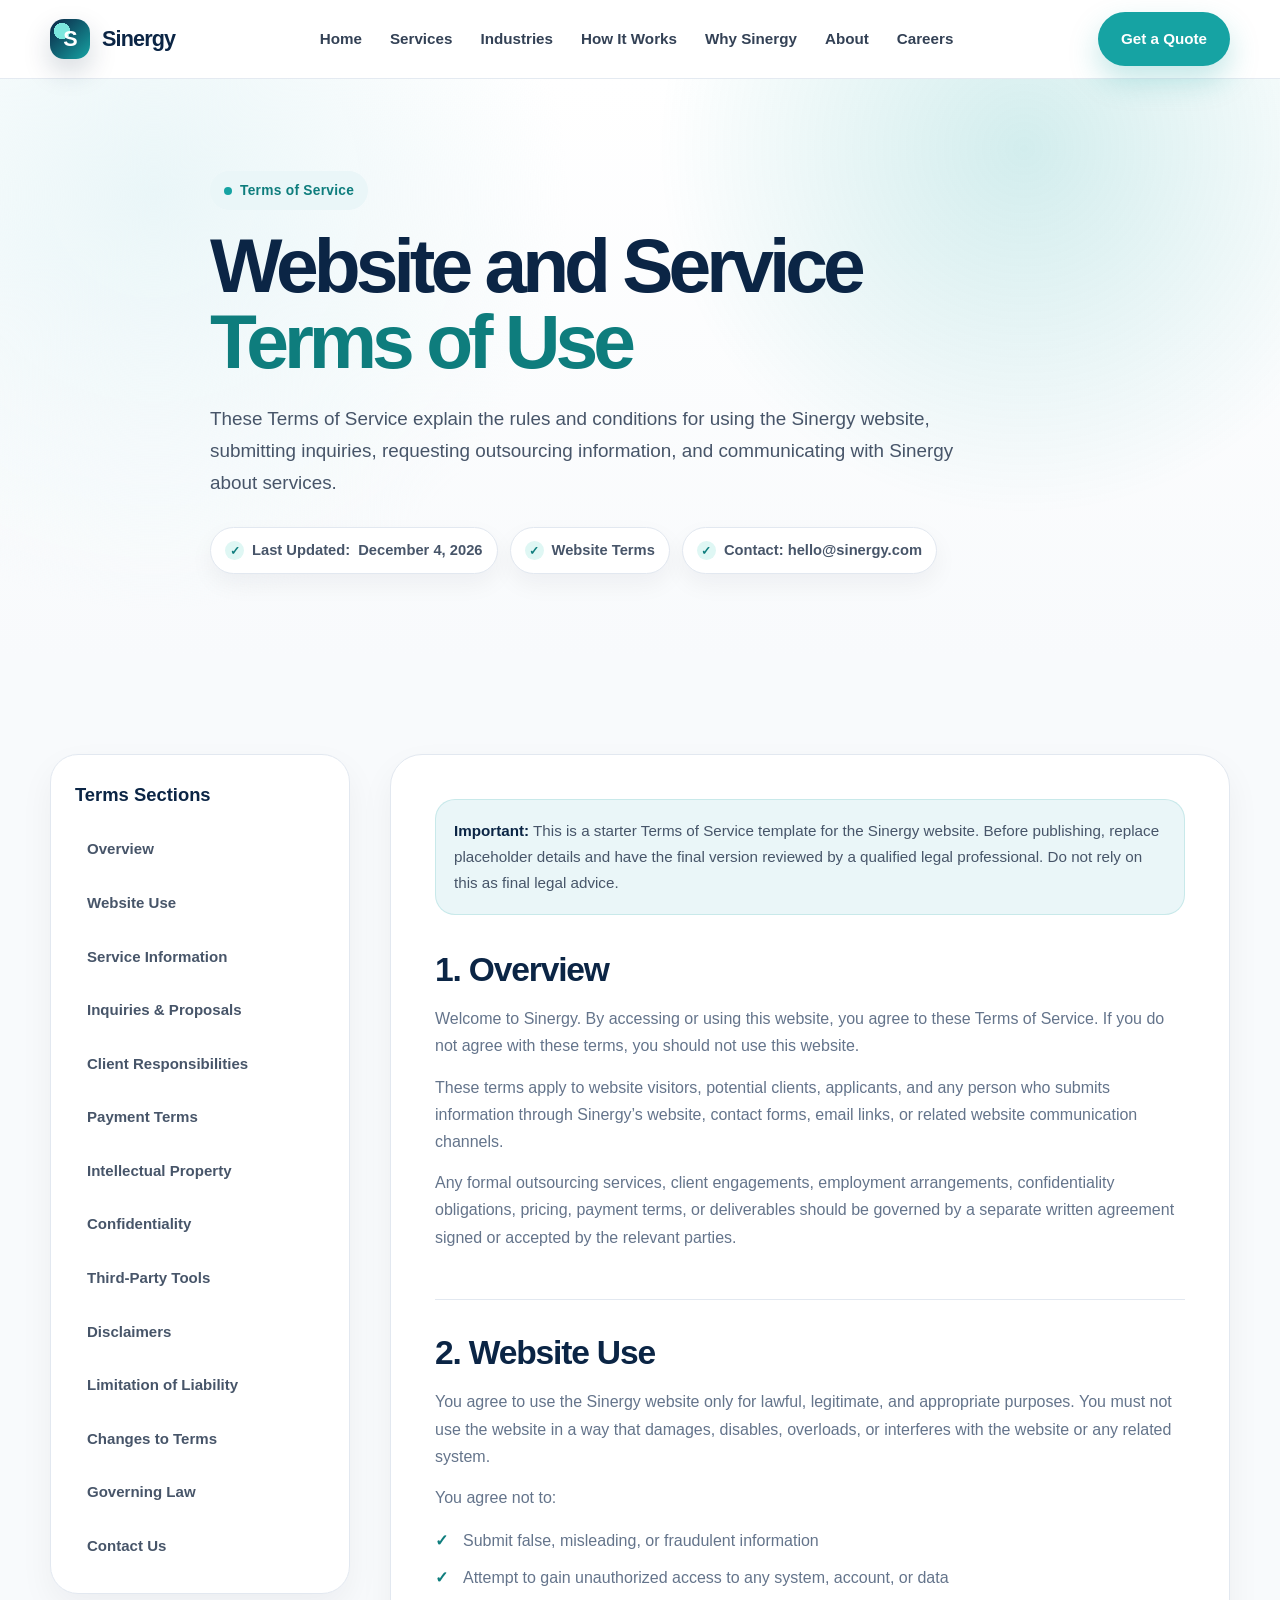
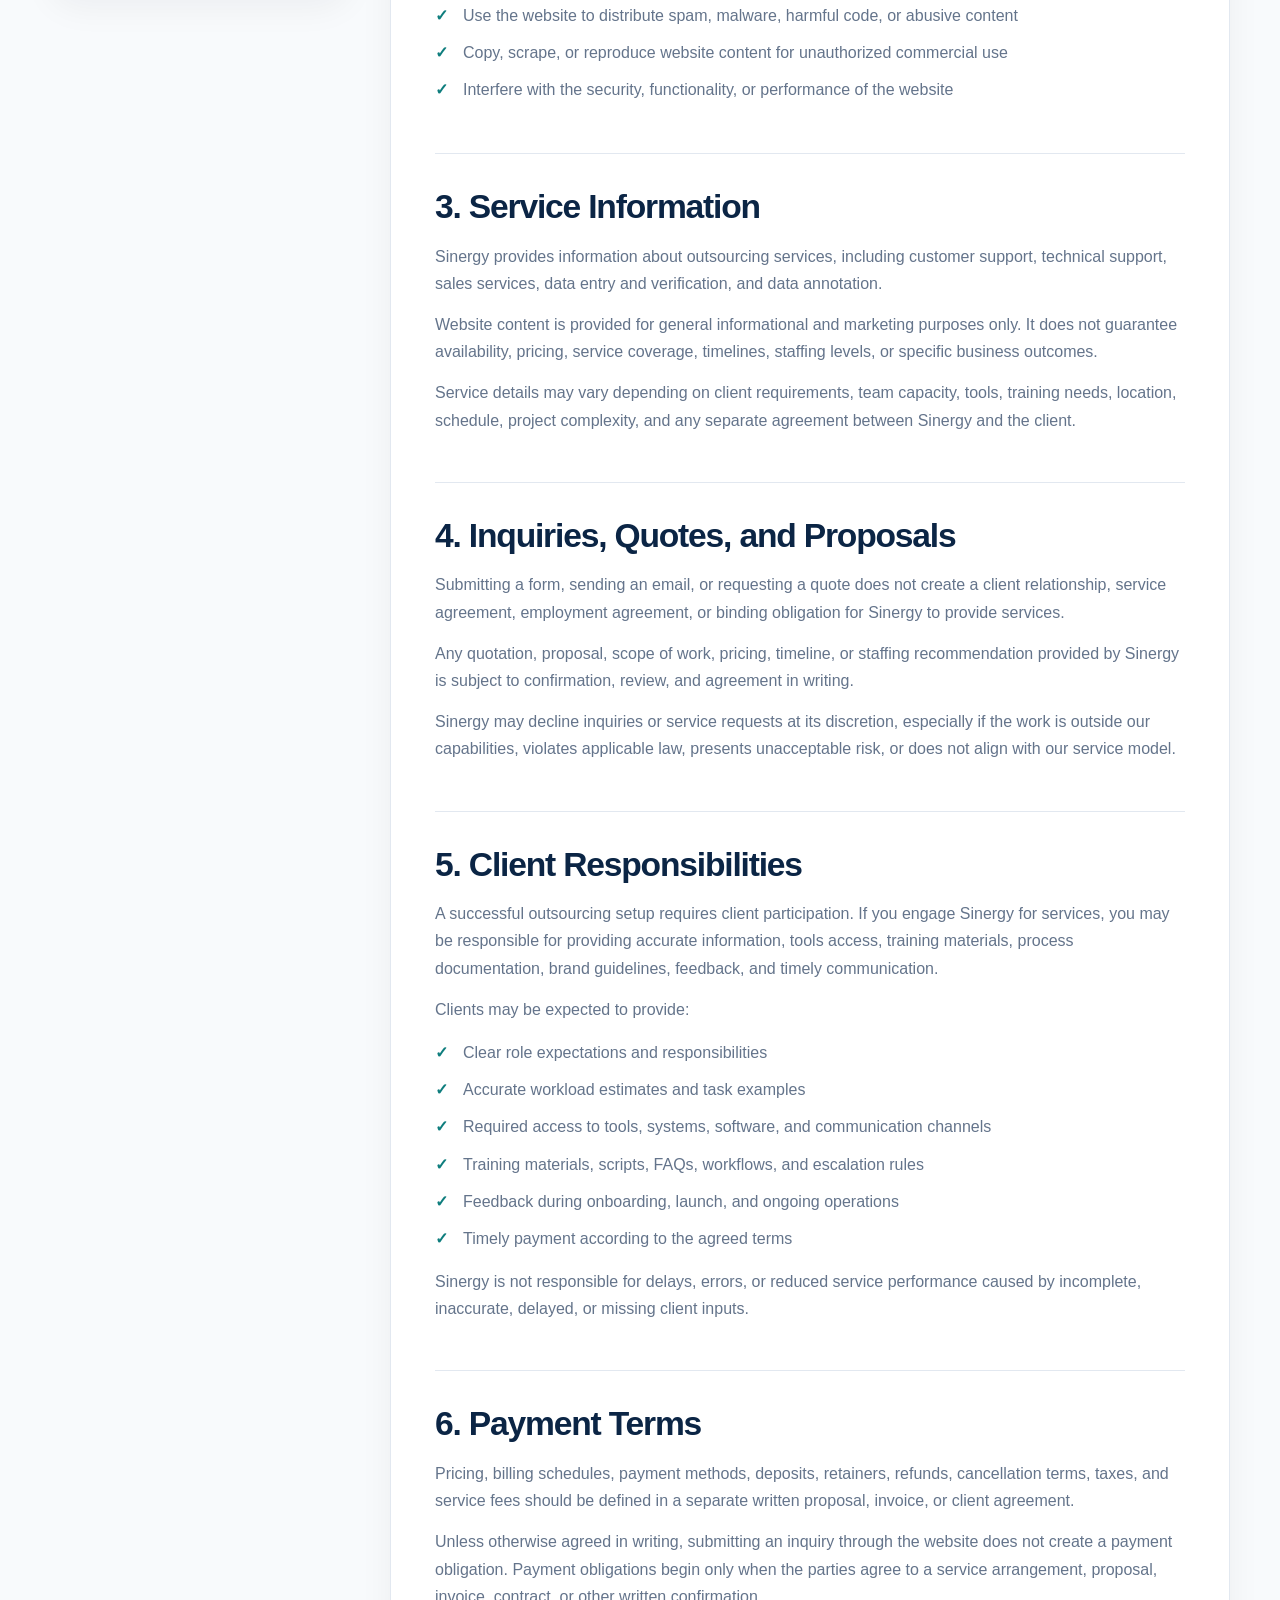
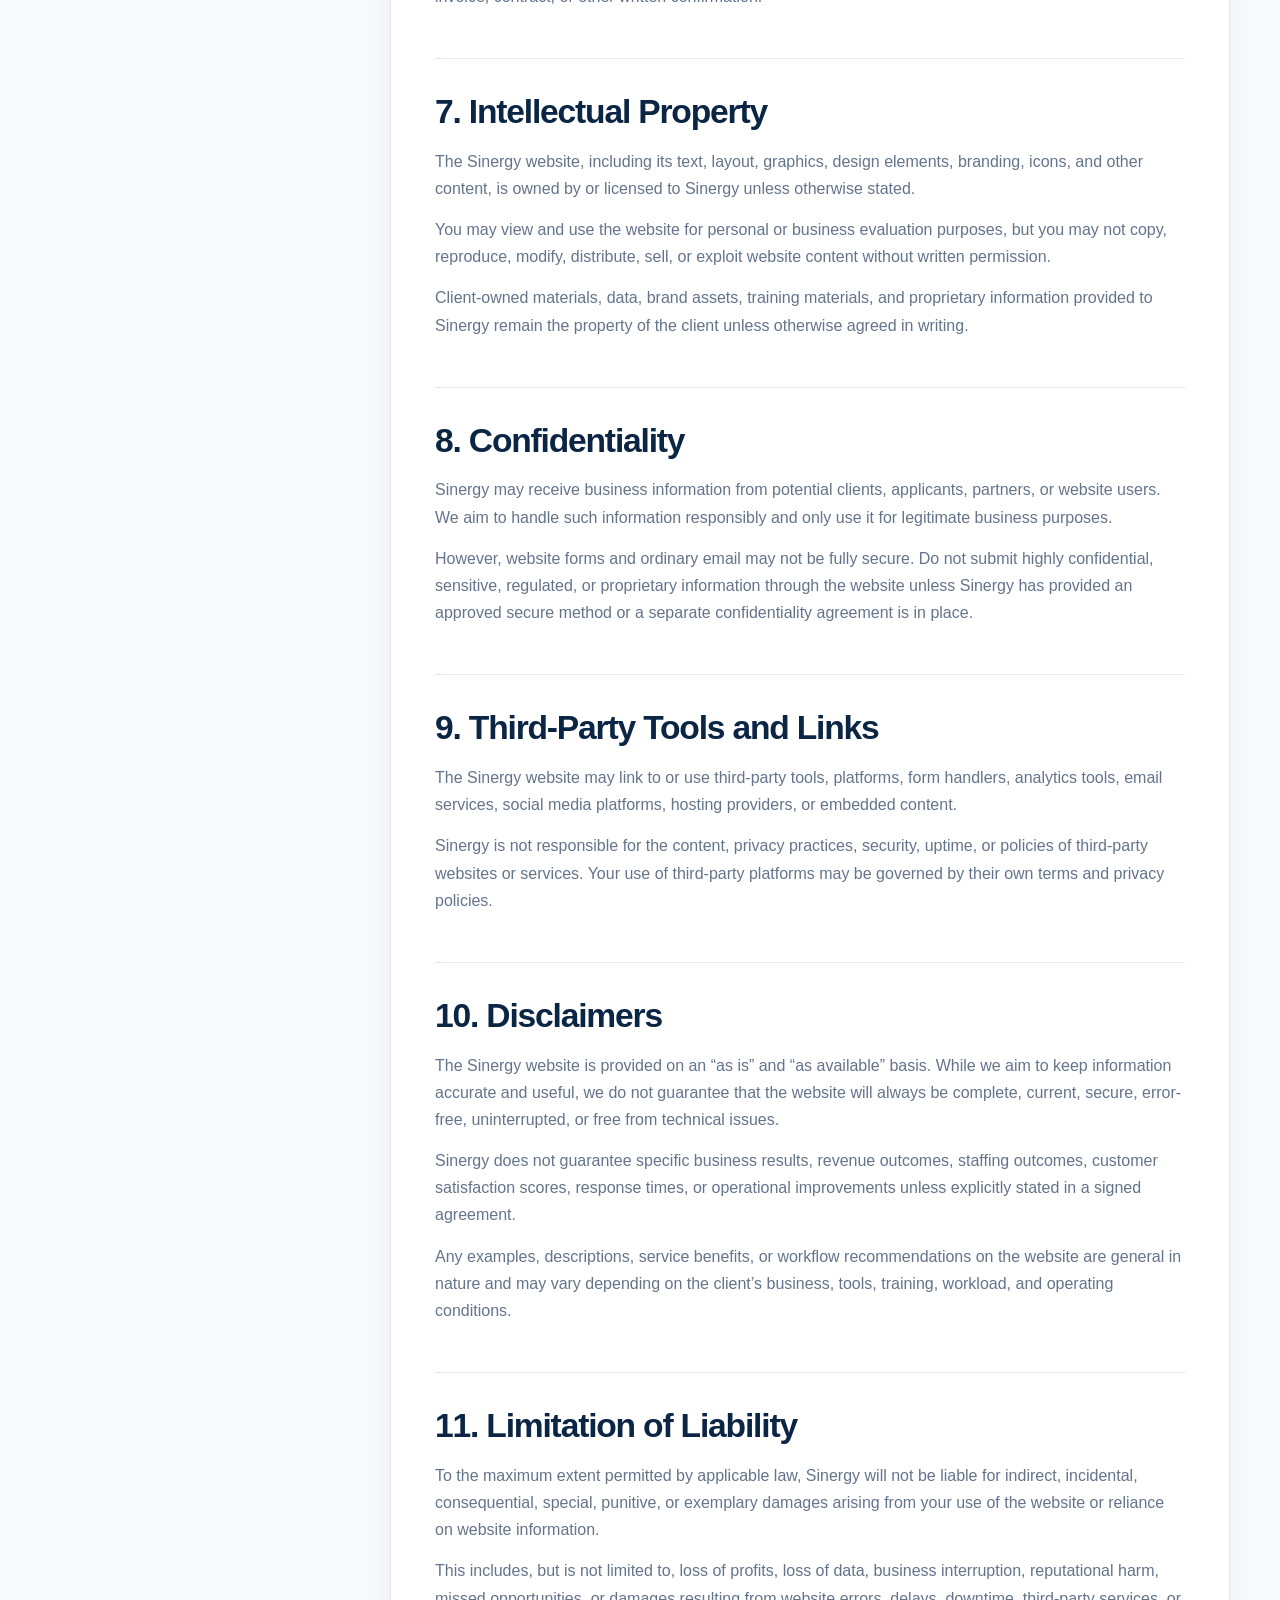
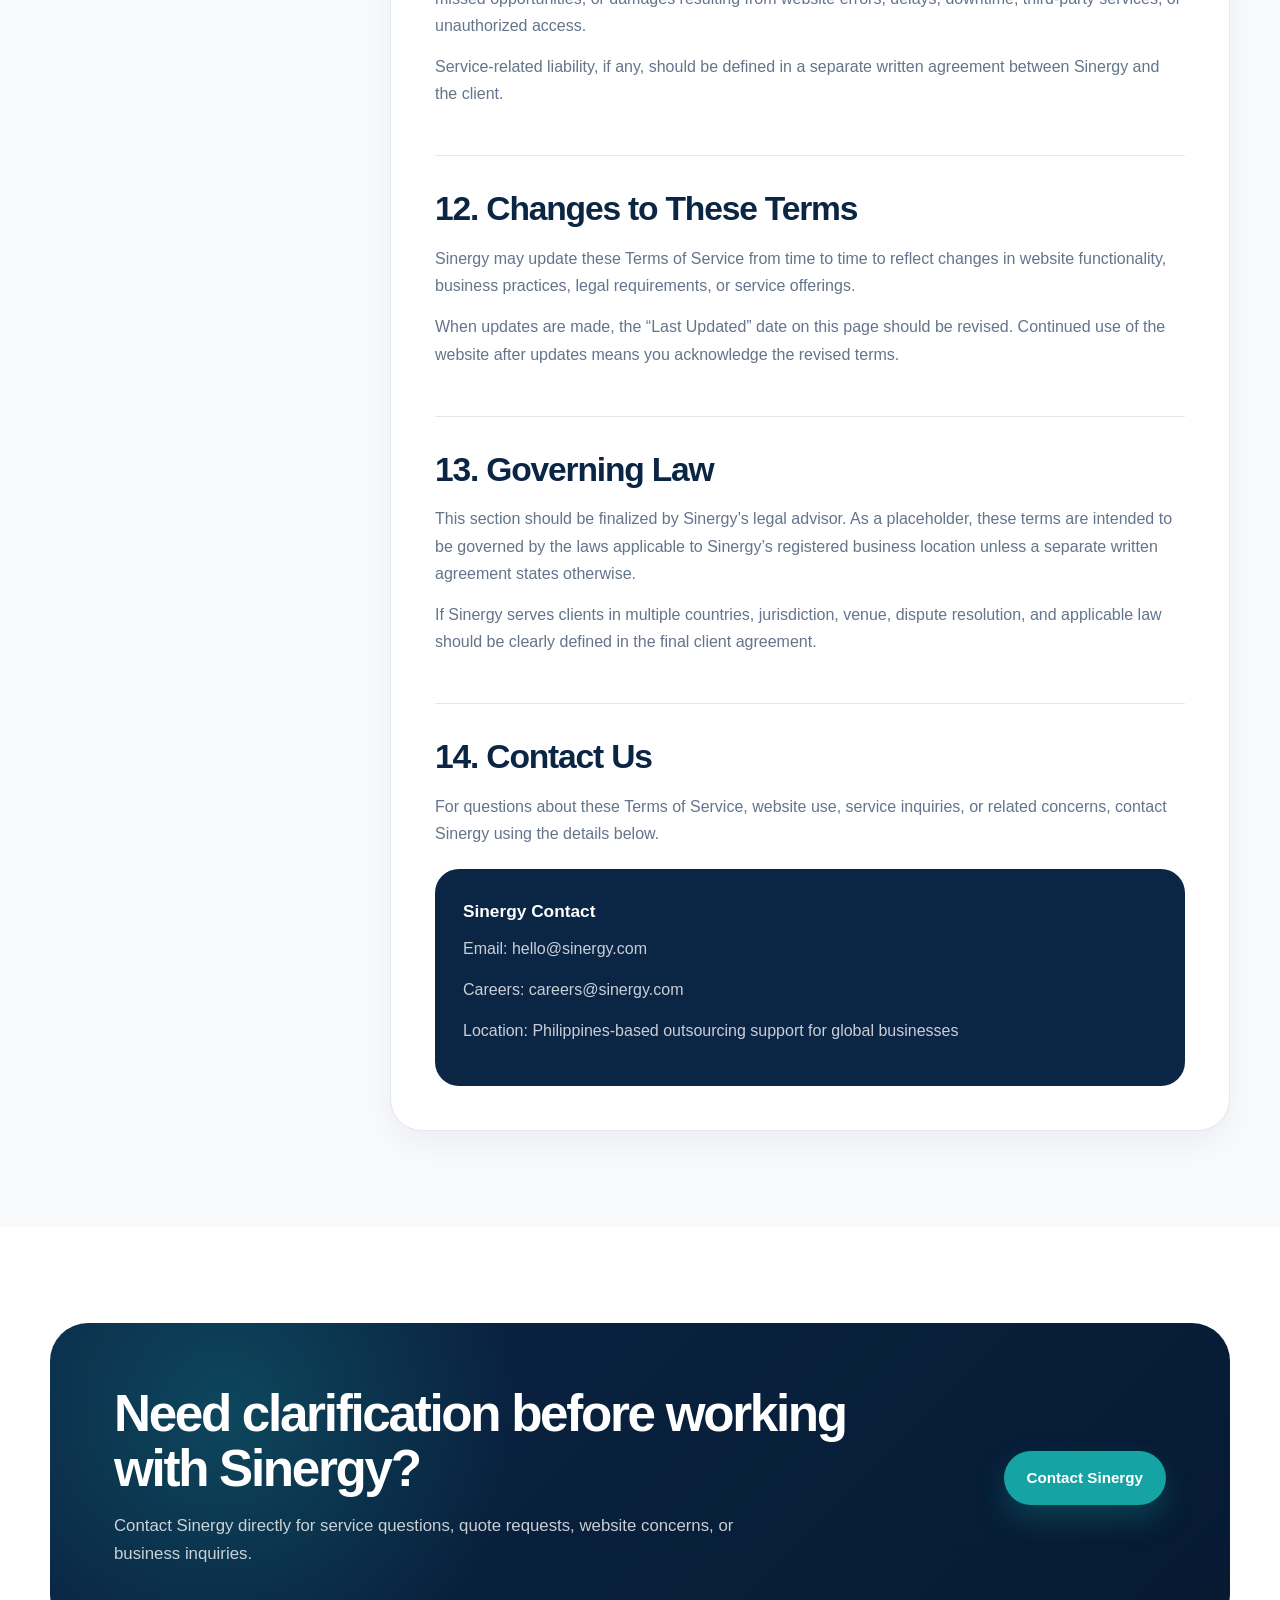
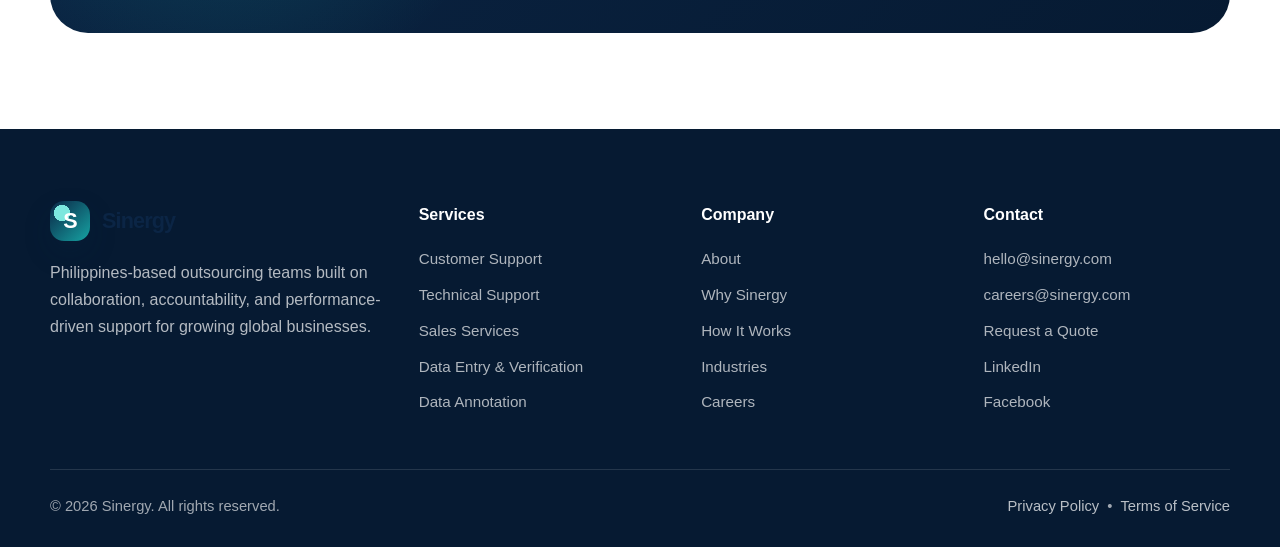
<file: html/terms-of-service.html>
<!DOCTYPE html>
<html lang="en">
<head>
  <meta charset="UTF-8" />
  <meta name="viewport" content="width=device-width, initial-scale=1.0" />

  <title>Terms of Service | Sinergy</title>

  <meta
    name="description"
    content="Read Sinergy's Terms of Service for website use, outsourcing inquiries, service discussions, intellectual property, privacy, limitations, and legal terms."
  />

  <style>
    :root {
      --navy: #0B2545;
      --navy-dark: #061A32;
      --teal: #16A3A3;
      --teal-dark: #0E7D7D;
      --soft-blue: #EAF6F8;
      --soft-teal: #DFF7F4;
      --light-bg: #F8FAFC;
      --white: #FFFFFF;
      --text: #1F2937;
      --muted: #64748B;
      --border: #E2E8F0;
      --shadow: 0 18px 45px rgba(11, 37, 69, 0.12);
      --max-width: 1180px;
    }

    * {
      box-sizing: border-box;
      margin: 0;
      padding: 0;
    }

    html {
      scroll-behavior: smooth;
    }

    body {
      font-family: Inter, Manrope, Arial, sans-serif;
      color: var(--text);
      background: var(--white);
      line-height: 1.7;
    }

    a {
      color: inherit;
      text-decoration: none;
    }

    ul {
      list-style: none;
    }

    .container {
      width: min(100% - 32px, var(--max-width));
      margin-inline: auto;
    }

    .section {
      padding: 96px 0;
    }

    .section-light {
      background: var(--light-bg);
    }

    .eyebrow {
      display: inline-flex;
      align-items: center;
      gap: 8px;
      padding: 8px 14px;
      border-radius: 999px;
      background: var(--soft-blue);
      color: var(--teal-dark);
      font-size: 0.86rem;
      font-weight: 800;
      letter-spacing: 0.02em;
      margin-bottom: 18px;
    }

    .eyebrow::before {
      content: "";
      width: 8px;
      height: 8px;
      border-radius: 50%;
      background: var(--teal);
    }

    .btn {
      display: inline-flex;
      align-items: center;
      justify-content: center;
      gap: 10px;
      min-height: 48px;
      padding: 13px 22px;
      border-radius: 999px;
      font-weight: 800;
      font-size: 0.95rem;
      border: 1px solid transparent;
      cursor: pointer;
      transition: 0.25s ease;
    }

    .btn-primary {
      background: var(--teal);
      color: var(--white);
      box-shadow: 0 14px 30px rgba(22, 163, 163, 0.26);
    }

    .btn-primary:hover {
      background: var(--teal-dark);
      transform: translateY(-2px);
    }

    .btn-secondary {
      background: var(--white);
      color: var(--navy);
      border-color: var(--border);
    }

    .btn-secondary:hover {
      border-color: var(--teal);
      color: var(--teal-dark);
      transform: translateY(-2px);
    }

    /* Header */
    .site-header {
      position: sticky;
      top: 0;
      z-index: 100;
      background: rgba(255, 255, 255, 0.92);
      backdrop-filter: blur(18px);
      border-bottom: 1px solid rgba(226, 232, 240, 0.9);
    }

    .nav-wrap {
      height: 78px;
      display: flex;
      align-items: center;
      justify-content: space-between;
    }

    .logo {
      display: flex;
      align-items: center;
      gap: 12px;
      font-size: 1.35rem;
      font-weight: 900;
      color: var(--navy);
      letter-spacing: -0.04em;
    }

    .logo-mark {
      width: 40px;
      height: 40px;
      border-radius: 14px;
      background:
        radial-gradient(circle at 30% 30%, #7CE7DE 0 20%, transparent 21%),
        linear-gradient(135deg, var(--navy), var(--teal));
      display: grid;
      place-items: center;
      color: var(--white);
      font-weight: 900;
      box-shadow: 0 12px 28px rgba(11, 37, 69, 0.18);
    }

    .nav {
      display: flex;
      align-items: center;
      gap: 28px;
      font-size: 0.95rem;
      font-weight: 700;
      color: #334155;
    }

    .nav a {
      transition: 0.2s ease;
    }

    .nav a:hover {
      color: var(--teal-dark);
    }

    .nav-actions {
      display: flex;
      align-items: center;
      gap: 14px;
    }

    .mobile-toggle {
      display: none;
      width: 44px;
      height: 44px;
      border: 1px solid var(--border);
      border-radius: 12px;
      background: var(--white);
      cursor: pointer;
      align-items: center;
      justify-content: center;
      flex-direction: column;
      gap: 5px;
    }

    .mobile-toggle span {
      width: 20px;
      height: 2px;
      background: var(--navy);
      border-radius: 999px;
    }

    /* Hero */
    .page-hero {
      position: relative;
      overflow: hidden;
      padding: 92px 0 84px;
      background:
        radial-gradient(circle at 80% 12%, rgba(22, 163, 163, 0.19), transparent 32%),
        radial-gradient(circle at 12% 20%, rgba(234, 246, 248, 1), transparent 34%),
        linear-gradient(180deg, #FFFFFF 0%, #F8FAFC 100%);
    }

    .hero-inner {
      max-width: 860px;
    }

    .page-hero h1 {
      color: var(--navy);
      font-size: clamp(2.65rem, 6vw, 5rem);
      line-height: 0.98;
      letter-spacing: -0.065em;
      margin-bottom: 24px;
    }

    .page-hero h1 span {
      color: var(--teal-dark);
    }

    .hero-copy {
      color: #475569;
      font-size: 1.18rem;
      max-width: 760px;
      margin-bottom: 28px;
    }

    .policy-meta {
      display: flex;
      flex-wrap: wrap;
      gap: 12px;
    }

    .meta-pill {
      display: inline-flex;
      align-items: center;
      gap: 8px;
      padding: 10px 14px;
      border-radius: 999px;
      background: var(--white);
      border: 1px solid var(--border);
      color: #475569;
      font-weight: 800;
      font-size: 0.92rem;
      box-shadow: 0 10px 24px rgba(15, 23, 42, 0.05);
    }

    .check {
      width: 19px;
      height: 19px;
      border-radius: 50%;
      background: var(--soft-teal);
      color: var(--teal-dark);
      display: inline-grid;
      place-items: center;
      font-size: 0.75rem;
      font-weight: 900;
    }

    /* Terms Layout */
    .terms-layout {
      display: grid;
      grid-template-columns: 300px 1fr;
      gap: 40px;
      align-items: start;
    }

    .terms-sidebar {
      position: sticky;
      top: 106px;
      background: var(--white);
      border: 1px solid var(--border);
      border-radius: 28px;
      padding: 24px;
      box-shadow: 0 14px 34px rgba(15, 23, 42, 0.05);
    }

    .terms-sidebar h2 {
      color: var(--navy);
      font-size: 1.15rem;
      margin-bottom: 16px;
    }

    .terms-nav {
      display: grid;
      gap: 8px;
    }

    .terms-nav a {
      padding: 10px 12px;
      border-radius: 12px;
      color: #475569;
      font-size: 0.94rem;
      font-weight: 700;
      transition: 0.2s ease;
    }

    .terms-nav a:hover {
      background: var(--soft-blue);
      color: var(--teal-dark);
    }

    .terms-content {
      background: var(--white);
      border: 1px solid var(--border);
      border-radius: 32px;
      padding: 44px;
      box-shadow: 0 14px 34px rgba(15, 23, 42, 0.05);
    }

    .legal-note {
      background: var(--soft-blue);
      border: 1px solid rgba(22, 163, 163, 0.16);
      color: #475569;
      padding: 18px;
      border-radius: 20px;
      margin-bottom: 36px;
      font-size: 0.95rem;
    }

    .legal-note strong {
      color: var(--navy);
    }

    .terms-section {
      padding: 34px 0;
      border-bottom: 1px solid var(--border);
    }

    .terms-section:first-of-type {
      padding-top: 0;
    }

    .terms-section:last-child {
      border-bottom: 0;
      padding-bottom: 0;
    }

    .terms-section h2 {
      color: var(--navy);
      font-size: clamp(1.45rem, 3vw, 2.1rem);
      line-height: 1.15;
      letter-spacing: -0.035em;
      margin-bottom: 16px;
    }

    .terms-section h3 {
      color: var(--navy);
      font-size: 1.08rem;
      margin: 22px 0 8px;
    }

    .terms-section p {
      color: var(--muted);
      margin-bottom: 14px;
    }

    .terms-section ul {
      list-style: none;
      display: grid;
      gap: 10px;
      margin: 16px 0;
    }

    .terms-section li {
      color: var(--muted);
      padding-left: 28px;
      position: relative;
    }

    .terms-section li::before {
      content: "✓";
      position: absolute;
      left: 0;
      top: 0;
      color: var(--teal-dark);
      font-weight: 900;
    }

    .contact-box {
      background: var(--navy);
      color: var(--white);
      border-radius: 24px;
      padding: 28px;
      margin-top: 22px;
    }

    .contact-box h3 {
      color: var(--white);
      margin-top: 0;
    }

    .contact-box p,
    .contact-box a {
      color: rgba(255, 255, 255, 0.78);
    }

    .contact-box a:hover {
      color: var(--white);
    }

    /* CTA */
    .cta {
      background:
        radial-gradient(circle at 15% 30%, rgba(22, 163, 163, 0.28), transparent 28%),
        linear-gradient(135deg, var(--navy), var(--navy-dark));
      color: var(--white);
      border-radius: 38px;
      padding: 64px;
      display: grid;
      grid-template-columns: 1fr auto;
      align-items: center;
      gap: 32px;
      overflow: hidden;
    }

    .cta h2 {
      font-size: clamp(2rem, 4vw, 3.25rem);
      line-height: 1.06;
      letter-spacing: -0.045em;
      margin-bottom: 16px;
      max-width: 760px;
    }

    .cta p {
      color: rgba(255, 255, 255, 0.78);
      max-width: 690px;
      font-size: 1.05rem;
    }

    /* Footer */
    .footer {
      background: #061A32;
      color: var(--white);
      padding: 72px 0 28px;
    }

    .footer-grid {
      display: grid;
      grid-template-columns: 1.35fr repeat(3, 1fr);
      gap: 36px;
      margin-bottom: 54px;
    }

    .footer-brand p {
      color: rgba(255, 255, 255, 0.7);
      margin-top: 18px;
      max-width: 380px;
    }

    .footer h4 {
      margin-bottom: 18px;
      color: var(--white);
    }

    .footer-links {
      display: grid;
      gap: 10px;
    }

    .footer-links a {
      color: rgba(255, 255, 255, 0.68);
      transition: 0.2s ease;
      font-size: 0.95rem;
    }

    .footer-links a:hover {
      color: var(--white);
    }

    .footer-bottom {
      border-top: 1px solid rgba(255, 255, 255, 0.12);
      padding-top: 24px;
      display: flex;
      justify-content: space-between;
      gap: 18px;
      flex-wrap: wrap;
      color: rgba(255, 255, 255, 0.62);
      font-size: 0.92rem;
    }

    .footer-bottom a {
      color: rgba(255, 255, 255, 0.72);
    }

    /* Responsive */
    @media (max-width: 920px) {
      .mobile-toggle {
        display: flex;
      }

      .nav {
        position: fixed;
        inset: 78px 16px auto 16px;
        background: var(--white);
        border: 1px solid var(--border);
        border-radius: 20px;
        box-shadow: var(--shadow);
        padding: 18px;
        display: none;
        flex-direction: column;
        align-items: stretch;
        gap: 4px;
      }

      .nav.is-open {
        display: flex;
      }

      .nav a {
        padding: 13px 14px;
        border-radius: 12px;
      }

      .nav a:hover {
        background: var(--light-bg);
      }

      .nav-actions .btn {
        display: none;
      }

      .terms-layout,
      .cta {
        grid-template-columns: 1fr;
      }

      .terms-sidebar {
        position: static;
      }

      .footer-grid {
        grid-template-columns: 1fr 1fr;
      }
    }

    @media (max-width: 680px) {
      .container {
        width: min(100% - 24px, var(--max-width));
      }

      .section {
        padding: 72px 0;
      }

      .page-hero {
        padding: 62px 0 70px;
      }

      .page-hero h1 {
        font-size: 2.65rem;
      }

      .hero-copy {
        font-size: 1.04rem;
      }

      .terms-content,
      .terms-sidebar,
      .cta {
        padding: 32px 22px;
        border-radius: 28px;
      }

      .footer-grid {
        grid-template-columns: 1fr;
      }

      .footer-bottom {
        flex-direction: column;
      }

      .btn {
        width: 100%;
      }
    }
  </style>
</head>

<body>
  <header class="site-header">
    <div class="container nav-wrap">
      <a href="index.html" class="logo" aria-label="Sinergy Home">
        <span class="logo-mark">S</span>
        <span>Sinergy</span>
      </a>

      <nav class="nav" id="mainNav" aria-label="Main navigation">
        <a href="index.html">Home</a>
        <a href="services.html">Services</a>
        <a href="industries.html">Industries</a>
        <a href="how-it-works.html">How It Works</a>
        <a href="why-sinergy.html">Why Sinergy</a>
        <a href="about.html">About</a>
        <a href="careers.html">Careers</a>
      </nav>

      <div class="nav-actions">
        <a href="contact.html" class="btn btn-primary">Get a Quote</a>

        <button class="mobile-toggle" id="mobileToggle" aria-label="Open mobile menu" aria-expanded="false">
          <span></span>
          <span></span>
          <span></span>
        </button>
      </div>
    </div>
  </header>

  <main>
    <!-- Hero -->
    <section class="page-hero">
      <div class="container hero-inner">
        <div class="eyebrow">Terms of Service</div>

        <h1>
          Website and Service <span>Terms of Use</span>
        </h1>

        <p class="hero-copy">
          These Terms of Service explain the rules and conditions for using the Sinergy website,
          submitting inquiries, requesting outsourcing information, and communicating with Sinergy about services.
        </p>

        <div class="policy-meta">
          <span class="meta-pill"><span class="check">✓</span> Last Updated: <span id="updatedDate"></span></span>
          <span class="meta-pill"><span class="check">✓</span> Website Terms</span>
          <span class="meta-pill"><span class="check">✓</span> Contact: hello@sinergy.com</span>
        </div>
      </div>
    </section>

    <!-- Terms Content -->
    <section class="section section-light">
      <div class="container terms-layout">
        <aside class="terms-sidebar">
          <h2>Terms Sections</h2>

          <nav class="terms-nav" aria-label="Terms of Service navigation">
            <a href="#overview">Overview</a>
            <a href="#website-use">Website Use</a>
            <a href="#service-information">Service Information</a>
            <a href="#inquiries">Inquiries & Proposals</a>
            <a href="#client-responsibilities">Client Responsibilities</a>
            <a href="#payment">Payment Terms</a>
            <a href="#intellectual-property">Intellectual Property</a>
            <a href="#confidentiality">Confidentiality</a>
            <a href="#third-party">Third-Party Tools</a>
            <a href="#disclaimers">Disclaimers</a>
            <a href="#liability">Limitation of Liability</a>
            <a href="#changes">Changes to Terms</a>
            <a href="#governing-law">Governing Law</a>
            <a href="#contact">Contact Us</a>
          </nav>
        </aside>

        <article class="terms-content">
          <div class="legal-note">
            <strong>Important:</strong> This is a starter Terms of Service template for the Sinergy website.
            Before publishing, replace placeholder details and have the final version reviewed by a qualified legal professional.
            Do not rely on this as final legal advice.
          </div>

          <section class="terms-section" id="overview">
            <h2>1. Overview</h2>
            <p>
              Welcome to Sinergy. By accessing or using this website, you agree to these Terms of Service.
              If you do not agree with these terms, you should not use this website.
            </p>
            <p>
              These terms apply to website visitors, potential clients, applicants, and any person who submits information
              through Sinergy’s website, contact forms, email links, or related website communication channels.
            </p>
            <p>
              Any formal outsourcing services, client engagements, employment arrangements, confidentiality obligations,
              pricing, payment terms, or deliverables should be governed by a separate written agreement signed or accepted
              by the relevant parties.
            </p>
          </section>

          <section class="terms-section" id="website-use">
            <h2>2. Website Use</h2>
            <p>
              You agree to use the Sinergy website only for lawful, legitimate, and appropriate purposes.
              You must not use the website in a way that damages, disables, overloads, or interferes with the website
              or any related system.
            </p>

            <p>You agree not to:</p>

            <ul>
              <li>Submit false, misleading, or fraudulent information</li>
              <li>Attempt to gain unauthorized access to any system, account, or data</li>
              <li>Use the website to distribute spam, malware, harmful code, or abusive content</li>
              <li>Copy, scrape, or reproduce website content for unauthorized commercial use</li>
              <li>Interfere with the security, functionality, or performance of the website</li>
            </ul>
          </section>

          <section class="terms-section" id="service-information">
            <h2>3. Service Information</h2>
            <p>
              Sinergy provides information about outsourcing services, including customer support, technical support,
              sales services, data entry and verification, and data annotation.
            </p>
            <p>
              Website content is provided for general informational and marketing purposes only. It does not guarantee
              availability, pricing, service coverage, timelines, staffing levels, or specific business outcomes.
            </p>
            <p>
              Service details may vary depending on client requirements, team capacity, tools, training needs,
              location, schedule, project complexity, and any separate agreement between Sinergy and the client.
            </p>
          </section>

          <section class="terms-section" id="inquiries">
            <h2>4. Inquiries, Quotes, and Proposals</h2>
            <p>
              Submitting a form, sending an email, or requesting a quote does not create a client relationship,
              service agreement, employment agreement, or binding obligation for Sinergy to provide services.
            </p>

            <p>
              Any quotation, proposal, scope of work, pricing, timeline, or staffing recommendation provided by Sinergy
              is subject to confirmation, review, and agreement in writing.
            </p>

            <p>
              Sinergy may decline inquiries or service requests at its discretion, especially if the work is outside
              our capabilities, violates applicable law, presents unacceptable risk, or does not align with our service model.
            </p>
          </section>

          <section class="terms-section" id="client-responsibilities">
            <h2>5. Client Responsibilities</h2>
            <p>
              A successful outsourcing setup requires client participation. If you engage Sinergy for services,
              you may be responsible for providing accurate information, tools access, training materials,
              process documentation, brand guidelines, feedback, and timely communication.
            </p>

            <p>Clients may be expected to provide:</p>

            <ul>
              <li>Clear role expectations and responsibilities</li>
              <li>Accurate workload estimates and task examples</li>
              <li>Required access to tools, systems, software, and communication channels</li>
              <li>Training materials, scripts, FAQs, workflows, and escalation rules</li>
              <li>Feedback during onboarding, launch, and ongoing operations</li>
              <li>Timely payment according to the agreed terms</li>
            </ul>

            <p>
              Sinergy is not responsible for delays, errors, or reduced service performance caused by incomplete,
              inaccurate, delayed, or missing client inputs.
            </p>
          </section>

          <section class="terms-section" id="payment">
            <h2>6. Payment Terms</h2>
            <p>
              Pricing, billing schedules, payment methods, deposits, retainers, refunds, cancellation terms,
              taxes, and service fees should be defined in a separate written proposal, invoice, or client agreement.
            </p>

            <p>
              Unless otherwise agreed in writing, submitting an inquiry through the website does not create a payment obligation.
              Payment obligations begin only when the parties agree to a service arrangement, proposal, invoice, contract,
              or other written confirmation.
            </p>
          </section>

          <section class="terms-section" id="intellectual-property">
            <h2>7. Intellectual Property</h2>
            <p>
              The Sinergy website, including its text, layout, graphics, design elements, branding, icons, and other content,
              is owned by or licensed to Sinergy unless otherwise stated.
            </p>

            <p>
              You may view and use the website for personal or business evaluation purposes, but you may not copy,
              reproduce, modify, distribute, sell, or exploit website content without written permission.
            </p>

            <p>
              Client-owned materials, data, brand assets, training materials, and proprietary information provided to Sinergy
              remain the property of the client unless otherwise agreed in writing.
            </p>
          </section>

          <section class="terms-section" id="confidentiality">
            <h2>8. Confidentiality</h2>
            <p>
              Sinergy may receive business information from potential clients, applicants, partners, or website users.
              We aim to handle such information responsibly and only use it for legitimate business purposes.
            </p>

            <p>
              However, website forms and ordinary email may not be fully secure. Do not submit highly confidential,
              sensitive, regulated, or proprietary information through the website unless Sinergy has provided an approved
              secure method or a separate confidentiality agreement is in place.
            </p>
          </section>

          <section class="terms-section" id="third-party">
            <h2>9. Third-Party Tools and Links</h2>
            <p>
              The Sinergy website may link to or use third-party tools, platforms, form handlers, analytics tools,
              email services, social media platforms, hosting providers, or embedded content.
            </p>

            <p>
              Sinergy is not responsible for the content, privacy practices, security, uptime, or policies of third-party websites
              or services. Your use of third-party platforms may be governed by their own terms and privacy policies.
            </p>
          </section>

          <section class="terms-section" id="disclaimers">
            <h2>10. Disclaimers</h2>
            <p>
              The Sinergy website is provided on an “as is” and “as available” basis. While we aim to keep information accurate
              and useful, we do not guarantee that the website will always be complete, current, secure, error-free,
              uninterrupted, or free from technical issues.
            </p>

            <p>
              Sinergy does not guarantee specific business results, revenue outcomes, staffing outcomes, customer satisfaction scores,
              response times, or operational improvements unless explicitly stated in a signed agreement.
            </p>

            <p>
              Any examples, descriptions, service benefits, or workflow recommendations on the website are general in nature
              and may vary depending on the client’s business, tools, training, workload, and operating conditions.
            </p>
          </section>

          <section class="terms-section" id="liability">
            <h2>11. Limitation of Liability</h2>
            <p>
              To the maximum extent permitted by applicable law, Sinergy will not be liable for indirect, incidental,
              consequential, special, punitive, or exemplary damages arising from your use of the website or reliance
              on website information.
            </p>

            <p>
              This includes, but is not limited to, loss of profits, loss of data, business interruption,
              reputational harm, missed opportunities, or damages resulting from website errors, delays, downtime,
              third-party services, or unauthorized access.
            </p>

            <p>
              Service-related liability, if any, should be defined in a separate written agreement between Sinergy and the client.
            </p>
          </section>

          <section class="terms-section" id="changes">
            <h2>12. Changes to These Terms</h2>
            <p>
              Sinergy may update these Terms of Service from time to time to reflect changes in website functionality,
              business practices, legal requirements, or service offerings.
            </p>

            <p>
              When updates are made, the “Last Updated” date on this page should be revised.
              Continued use of the website after updates means you acknowledge the revised terms.
            </p>
          </section>

          <section class="terms-section" id="governing-law">
            <h2>13. Governing Law</h2>
            <p>
              This section should be finalized by Sinergy’s legal advisor. As a placeholder, these terms are intended
              to be governed by the laws applicable to Sinergy’s registered business location unless a separate written
              agreement states otherwise.
            </p>

            <p>
              If Sinergy serves clients in multiple countries, jurisdiction, venue, dispute resolution, and applicable law
              should be clearly defined in the final client agreement.
            </p>
          </section>

          <section class="terms-section" id="contact">
            <h2>14. Contact Us</h2>
            <p>
              For questions about these Terms of Service, website use, service inquiries, or related concerns,
              contact Sinergy using the details below.
            </p>

            <div class="contact-box">
              <h3>Sinergy Contact</h3>
              <p>Email: <a href="mailto:hello@sinergy.com">hello@sinergy.com</a></p>
              <p>Careers: <a href="mailto:careers@sinergy.com">careers@sinergy.com</a></p>
              <p>Location: Philippines-based outsourcing support for global businesses</p>
            </div>
          </section>
        </article>
      </div>
    </section>

    <!-- CTA -->
    <section class="section">
      <div class="container">
        <div class="cta">
          <div>
            <h2>Need clarification before working with Sinergy?</h2>
            <p>
              Contact Sinergy directly for service questions, quote requests, website concerns, or business inquiries.
            </p>
          </div>

          <a href="contact.html" class="btn btn-primary">Contact Sinergy</a>
        </div>
      </div>
    </section>
  </main>

  <!-- Footer -->
  <footer class="footer">
    <div class="container">
      <div class="footer-grid">
        <div class="footer-brand">
          <a href="index.html" class="logo">
            <span class="logo-mark">S</span>
            <span>Sinergy</span>
          </a>

          <p>
            Philippines-based outsourcing teams built on collaboration, accountability,
            and performance-driven support for growing global businesses.
          </p>
        </div>

        <div>
          <h4>Services</h4>
          <div class="footer-links">
            <a href="customer-support.html">Customer Support</a>
            <a href="technical-support.html">Technical Support</a>
            <a href="sales-services.html">Sales Services</a>
            <a href="data-entry-verification.html">Data Entry & Verification</a>
            <a href="data-annotation.html">Data Annotation</a>
          </div>
        </div>

        <div>
          <h4>Company</h4>
          <div class="footer-links">
            <a href="about.html">About</a>
            <a href="why-sinergy.html">Why Sinergy</a>
            <a href="how-it-works.html">How It Works</a>
            <a href="industries.html">Industries</a>
            <a href="careers.html">Careers</a>
          </div>
        </div>

        <div>
          <h4>Contact</h4>
          <div class="footer-links">
            <a href="mailto:hello@sinergy.com">hello@sinergy.com</a>
            <a href="mailto:careers@sinergy.com">careers@sinergy.com</a>
            <a href="contact.html">Request a Quote</a>
            <a href="#">LinkedIn</a>
            <a href="#">Facebook</a>
          </div>
        </div>
      </div>

      <div class="footer-bottom">
        <p>© <span id="year"></span> Sinergy. All rights reserved.</p>

        <div>
          <a href="privacy-policy.html">Privacy Policy</a>
          &nbsp;•&nbsp;
          <a href="terms-of-service.html">Terms of Service</a>
        </div>
      </div>
    </div>
  </footer>

  <script>
    const mobileToggle = document.getElementById("mobileToggle");
    const mainNav = document.getElementById("mainNav");

    mobileToggle.addEventListener("click", function () {
      const isOpen = mainNav.classList.toggle("is-open");
      mobileToggle.setAttribute("aria-expanded", isOpen ? "true" : "false");
    });

    const navLinks = mainNav.querySelectorAll("a");

    navLinks.forEach(function (link) {
      link.addEventListener("click", function () {
        mainNav.classList.remove("is-open");
        mobileToggle.setAttribute("aria-expanded", "false");
      });
    });

    const currentYear = new Date().getFullYear();
    document.getElementById("year").textContent = currentYear;

    const updatedDate = document.getElementById("updatedDate");
    updatedDate.textContent = new Date().toLocaleDateString("en-US", {
      year: "numeric",
      month: "long",
      day: "numeric"
    });
  </script>
</body>
</html>
</file>
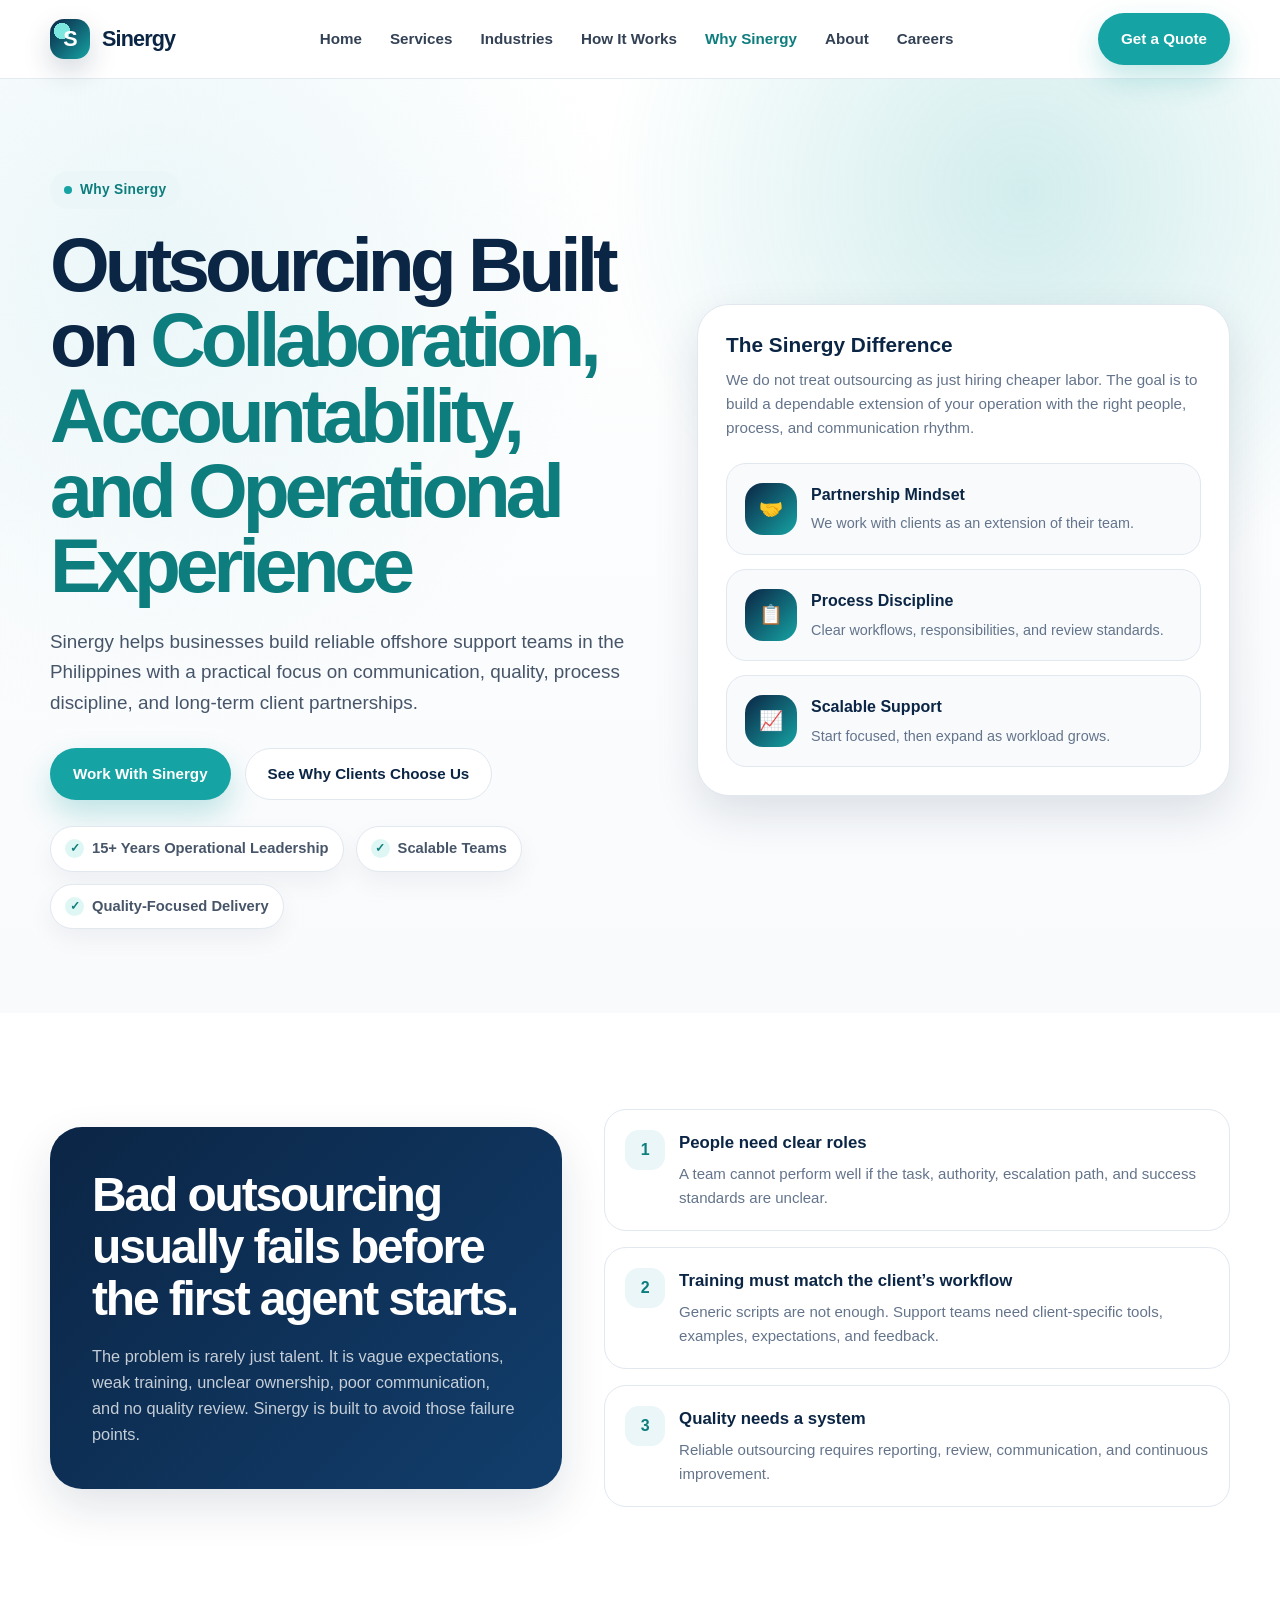
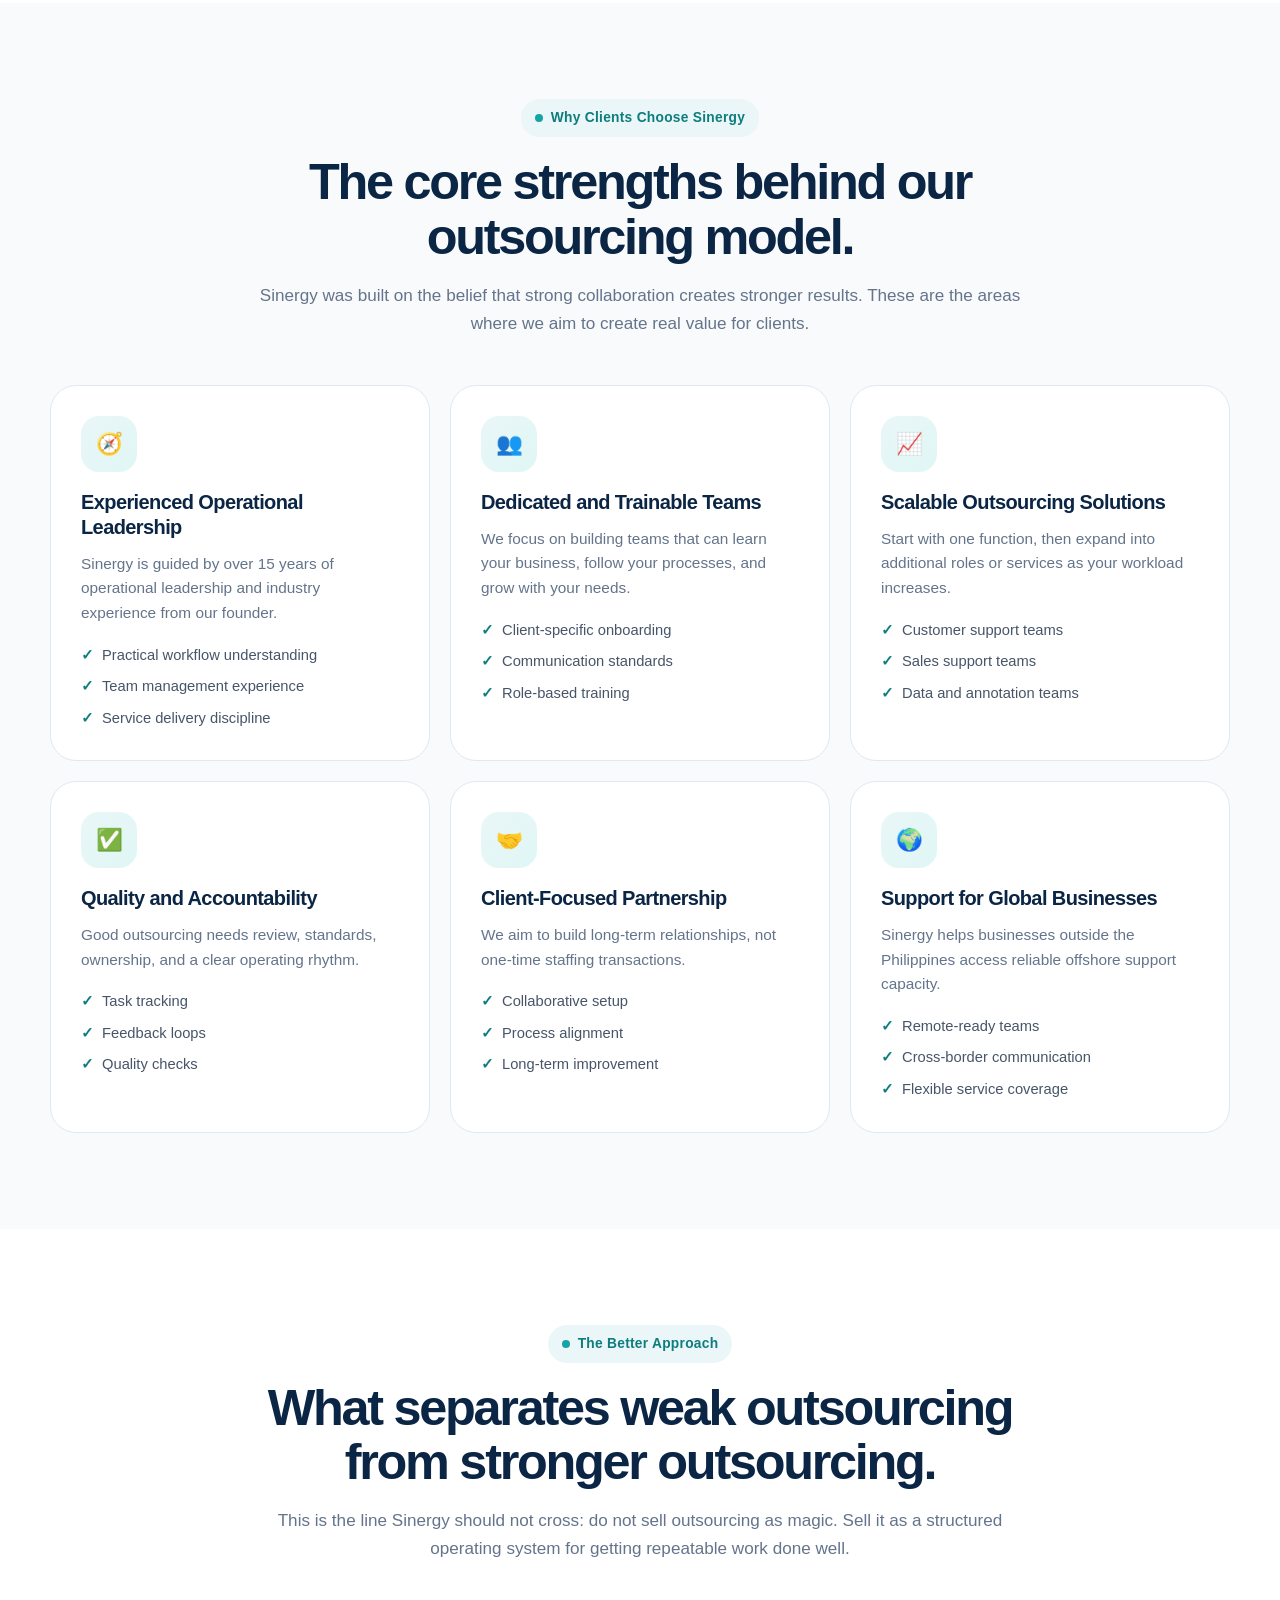
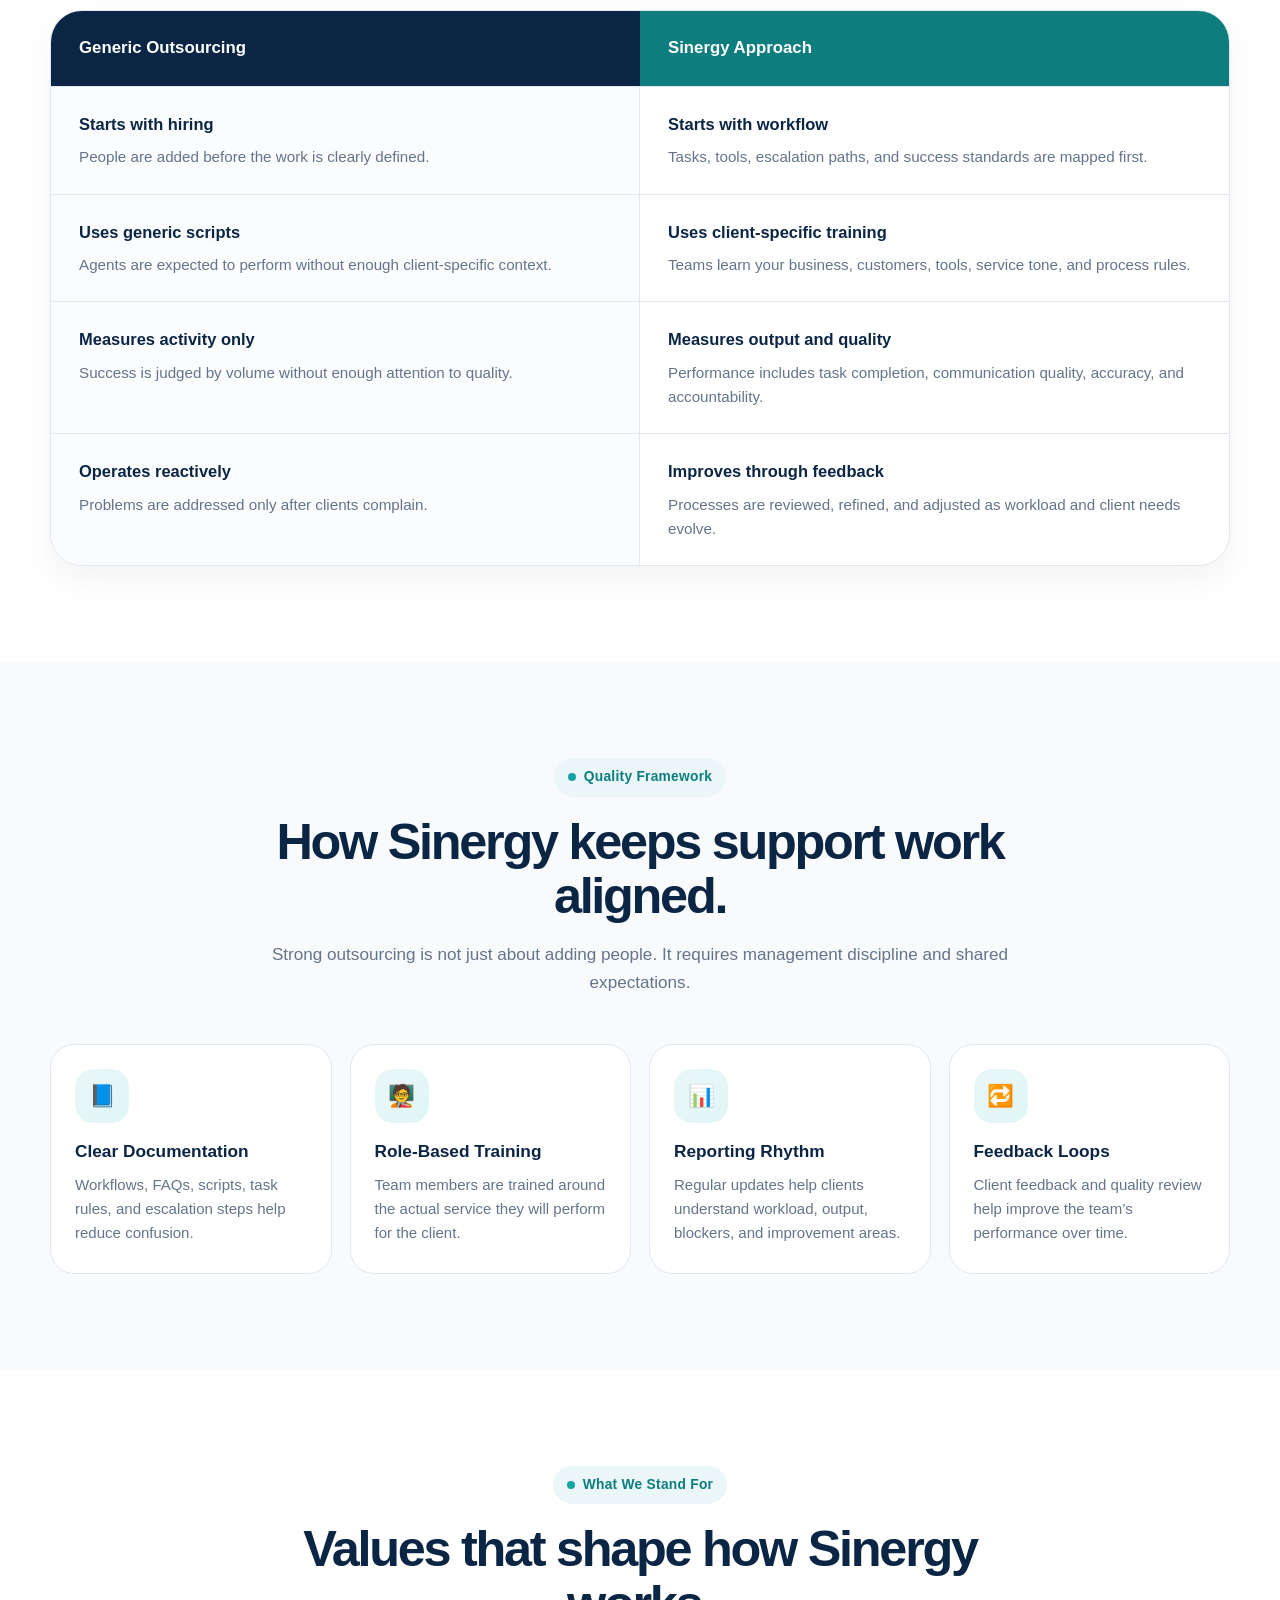
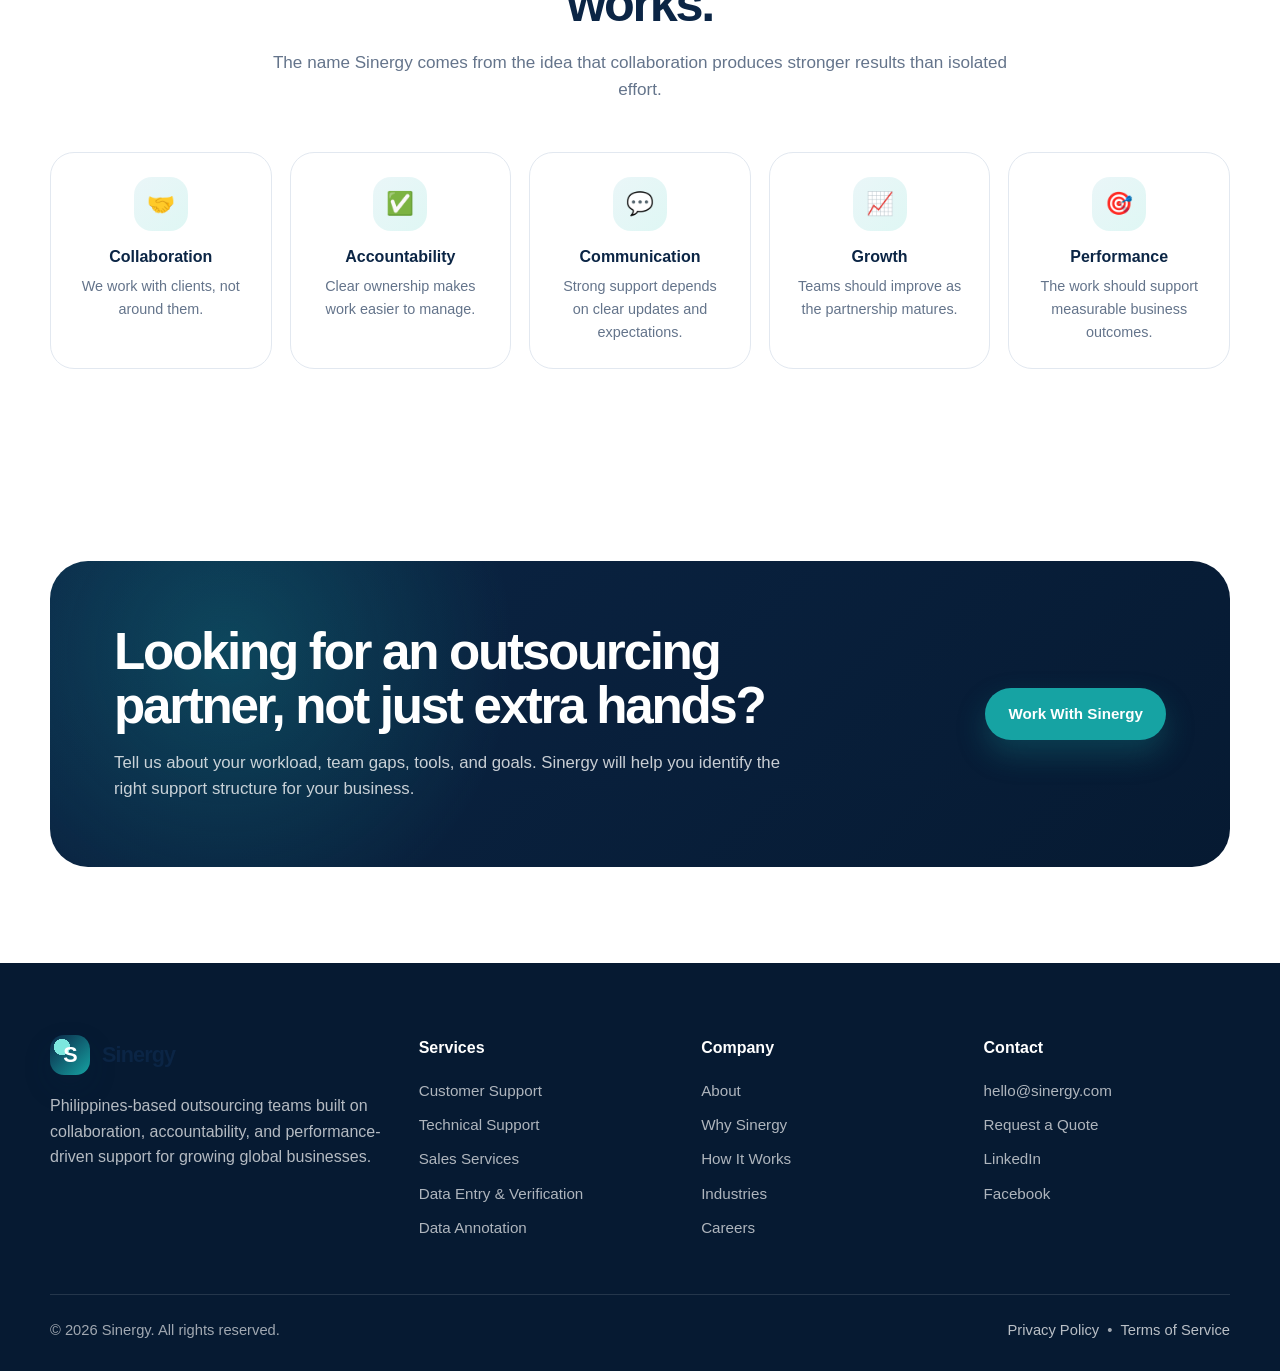
<file: html/why-sinergy.html>
<!DOCTYPE html>
<html lang="en">
<head>
  <meta charset="UTF-8" />
  <meta name="viewport" content="width=device-width, initial-scale=1.0" />

  <title>Why Choose Sinergy | Outsourcing Partner in the Philippines</title>

  <meta
    name="description"
    content="Learn why businesses choose Sinergy for Philippines-based outsourcing services built on operational experience, accountability, scalable teams, strong communication, and long-term partnerships."
  />

  <meta
    name="keywords"
    content="why choose Sinergy, outsourcing partner Philippines, reliable outsourcing company, offshore support team, customer support outsourcing, sales support outsourcing, data outsourcing"
  />

  <style>
    :root {
      --navy: #0B2545;
      --navy-dark: #061A32;
      --teal: #16A3A3;
      --teal-dark: #0E7D7D;
      --soft-blue: #EAF6F8;
      --soft-teal: #DFF7F4;
      --light-bg: #F8FAFC;
      --white: #FFFFFF;
      --text: #1F2937;
      --muted: #64748B;
      --border: #E2E8F0;
      --shadow: 0 18px 45px rgba(11, 37, 69, 0.12);
      --max-width: 1180px;
    }

    * {
      box-sizing: border-box;
      margin: 0;
      padding: 0;
    }

    html {
      scroll-behavior: smooth;
    }

    body {
      font-family: Inter, Manrope, Arial, sans-serif;
      color: var(--text);
      background: var(--white);
      line-height: 1.6;
    }

    a {
      color: inherit;
      text-decoration: none;
    }

    ul {
      list-style: none;
    }

    .container {
      width: min(100% - 32px, var(--max-width));
      margin-inline: auto;
    }

    .section {
      padding: 96px 0;
    }

    .section-light {
      background: var(--light-bg);
    }

    .eyebrow {
      display: inline-flex;
      align-items: center;
      gap: 8px;
      padding: 8px 14px;
      border-radius: 999px;
      background: var(--soft-blue);
      color: var(--teal-dark);
      font-size: 0.86rem;
      font-weight: 800;
      letter-spacing: 0.02em;
      margin-bottom: 18px;
    }

    .eyebrow::before {
      content: "";
      width: 8px;
      height: 8px;
      border-radius: 50%;
      background: var(--teal);
    }

    .section-header {
      max-width: 780px;
      margin-bottom: 48px;
    }

    .section-header.center {
      text-align: center;
      margin-inline: auto;
    }

    .section-header h2 {
      font-size: clamp(2rem, 4vw, 3.15rem);
      line-height: 1.08;
      color: var(--navy);
      letter-spacing: -0.045em;
      margin-bottom: 18px;
    }

    .section-header p {
      color: var(--muted);
      font-size: 1.07rem;
    }

    .btn {
      display: inline-flex;
      align-items: center;
      justify-content: center;
      gap: 10px;
      min-height: 48px;
      padding: 13px 22px;
      border-radius: 999px;
      font-weight: 800;
      font-size: 0.95rem;
      border: 1px solid transparent;
      cursor: pointer;
      transition: 0.25s ease;
    }

    .btn-primary {
      background: var(--teal);
      color: var(--white);
      box-shadow: 0 14px 30px rgba(22, 163, 163, 0.26);
    }

    .btn-primary:hover {
      background: var(--teal-dark);
      transform: translateY(-2px);
    }

    .btn-secondary {
      background: var(--white);
      color: var(--navy);
      border-color: var(--border);
    }

    .btn-secondary:hover {
      border-color: var(--teal);
      color: var(--teal-dark);
      transform: translateY(-2px);
    }

    /* Header */
    .site-header {
      position: sticky;
      top: 0;
      z-index: 100;
      background: rgba(255, 255, 255, 0.92);
      backdrop-filter: blur(18px);
      border-bottom: 1px solid rgba(226, 232, 240, 0.9);
    }

    .nav-wrap {
      height: 78px;
      display: flex;
      align-items: center;
      justify-content: space-between;
    }

    .logo {
      display: flex;
      align-items: center;
      gap: 12px;
      font-size: 1.35rem;
      font-weight: 900;
      color: var(--navy);
      letter-spacing: -0.04em;
    }

    .logo-mark {
      width: 40px;
      height: 40px;
      border-radius: 14px;
      background:
        radial-gradient(circle at 30% 30%, #7CE7DE 0 20%, transparent 21%),
        linear-gradient(135deg, var(--navy), var(--teal));
      display: grid;
      place-items: center;
      color: var(--white);
      font-weight: 900;
      box-shadow: 0 12px 28px rgba(11, 37, 69, 0.18);
    }

    .nav {
      display: flex;
      align-items: center;
      gap: 28px;
      font-size: 0.95rem;
      font-weight: 700;
      color: #334155;
    }

    .nav a {
      transition: 0.2s ease;
    }

    .nav a:hover,
    .nav a.active {
      color: var(--teal-dark);
    }

    .nav-actions {
      display: flex;
      align-items: center;
      gap: 14px;
    }

    .mobile-toggle {
      display: none;
      width: 44px;
      height: 44px;
      border: 1px solid var(--border);
      border-radius: 12px;
      background: var(--white);
      cursor: pointer;
      align-items: center;
      justify-content: center;
      flex-direction: column;
      gap: 5px;
    }

    .mobile-toggle span {
      width: 20px;
      height: 2px;
      background: var(--navy);
      border-radius: 999px;
    }

    /* Hero */
    .page-hero {
      position: relative;
      overflow: hidden;
      padding: 92px 0 84px;
      background:
        radial-gradient(circle at 80% 12%, rgba(22, 163, 163, 0.19), transparent 32%),
        radial-gradient(circle at 12% 20%, rgba(234, 246, 248, 1), transparent 34%),
        linear-gradient(180deg, #FFFFFF 0%, #F8FAFC 100%);
    }

    .hero-grid {
      display: grid;
      grid-template-columns: 1.05fr 0.95fr;
      gap: 58px;
      align-items: center;
    }

    .page-hero h1 {
      color: var(--navy);
      font-size: clamp(2.65rem, 6vw, 5rem);
      line-height: 0.98;
      letter-spacing: -0.065em;
      margin-bottom: 24px;
    }

    .page-hero h1 span {
      color: var(--teal-dark);
    }

    .hero-copy {
      color: #475569;
      font-size: 1.18rem;
      max-width: 650px;
      margin-bottom: 30px;
    }

    .hero-actions {
      display: flex;
      flex-wrap: wrap;
      gap: 14px;
      margin-bottom: 26px;
    }

    .trust-row {
      display: flex;
      flex-wrap: wrap;
      gap: 12px;
    }

    .trust-pill {
      display: inline-flex;
      align-items: center;
      gap: 8px;
      padding: 10px 14px;
      border-radius: 999px;
      background: var(--white);
      border: 1px solid var(--border);
      color: #475569;
      font-weight: 800;
      font-size: 0.92rem;
      box-shadow: 0 10px 24px rgba(15, 23, 42, 0.05);
    }

    .check {
      width: 19px;
      height: 19px;
      border-radius: 50%;
      background: var(--soft-teal);
      color: var(--teal-dark);
      display: inline-grid;
      place-items: center;
      font-size: 0.75rem;
      font-weight: 900;
    }

    .hero-panel {
      background: var(--white);
      border: 1px solid var(--border);
      border-radius: 32px;
      padding: 28px;
      box-shadow: var(--shadow);
      position: relative;
    }

    .hero-panel::before {
      content: "";
      position: absolute;
      width: 160px;
      height: 160px;
      background: var(--soft-teal);
      border-radius: 50%;
      right: -42px;
      top: -42px;
      z-index: -1;
    }

    .hero-panel h3 {
      color: var(--navy);
      font-size: 1.3rem;
      line-height: 1.2;
      margin-bottom: 10px;
    }

    .hero-panel p {
      color: var(--muted);
      font-size: 0.95rem;
      margin-bottom: 22px;
    }

    .score-grid {
      display: grid;
      gap: 14px;
    }

    .score-card {
      display: grid;
      grid-template-columns: 52px 1fr;
      gap: 14px;
      align-items: center;
      padding: 18px;
      border-radius: 20px;
      background: var(--light-bg);
      border: 1px solid var(--border);
    }

    .score-icon {
      width: 52px;
      height: 52px;
      border-radius: 18px;
      display: grid;
      place-items: center;
      background: linear-gradient(135deg, var(--navy), var(--teal));
      color: var(--white);
      font-size: 1.2rem;
    }

    .score-card strong {
      display: block;
      color: var(--navy);
      margin-bottom: 3px;
    }

    .score-card span {
      color: var(--muted);
      font-size: 0.9rem;
    }

    /* Truth Section */
    .truth-grid {
      display: grid;
      grid-template-columns: 0.9fr 1.1fr;
      gap: 42px;
      align-items: center;
    }

    .truth-panel {
      background: linear-gradient(135deg, var(--navy), #123E6C);
      color: var(--white);
      border-radius: 32px;
      padding: 42px;
      box-shadow: var(--shadow);
    }

    .truth-panel h2 {
      font-size: clamp(1.9rem, 4vw, 3rem);
      line-height: 1.08;
      letter-spacing: -0.045em;
      margin-bottom: 18px;
    }

    .truth-panel p {
      color: rgba(255, 255, 255, 0.76);
      font-size: 1.02rem;
    }

    .truth-list {
      display: grid;
      gap: 16px;
    }

    .truth-item {
      display: flex;
      gap: 14px;
      align-items: flex-start;
      padding: 20px;
      background: var(--white);
      border: 1px solid var(--border);
      border-radius: 22px;
    }

    .truth-num {
      flex: 0 0 40px;
      width: 40px;
      height: 40px;
      display: grid;
      place-items: center;
      border-radius: 14px;
      background: var(--soft-blue);
      color: var(--teal-dark);
      font-weight: 900;
    }

    .truth-item h3 {
      color: var(--navy);
      font-size: 1.05rem;
      margin-bottom: 5px;
    }

    .truth-item p {
      color: var(--muted);
      font-size: 0.94rem;
    }

    /* Pillars */
    .pillar-grid {
      display: grid;
      grid-template-columns: repeat(3, 1fr);
      gap: 20px;
    }

    .pillar-card {
      background: var(--white);
      border: 1px solid var(--border);
      border-radius: 26px;
      padding: 30px;
      min-height: 300px;
      transition: 0.25s ease;
    }

    .pillar-card:hover {
      transform: translateY(-5px);
      box-shadow: 0 16px 36px rgba(15, 23, 42, 0.08);
      border-color: rgba(22, 163, 163, 0.35);
    }

    .pillar-icon {
      width: 56px;
      height: 56px;
      border-radius: 18px;
      display: grid;
      place-items: center;
      background: linear-gradient(135deg, var(--soft-blue), var(--soft-teal));
      font-size: 1.35rem;
      margin-bottom: 18px;
    }

    .pillar-card h3 {
      color: var(--navy);
      font-size: 1.25rem;
      line-height: 1.25;
      margin-bottom: 12px;
      letter-spacing: -0.03em;
    }

    .pillar-card p {
      color: var(--muted);
      margin-bottom: 18px;
      font-size: 0.96rem;
    }

    .pillar-card ul {
      display: grid;
      gap: 8px;
      color: #475569;
      font-size: 0.92rem;
    }

    .pillar-card li {
      display: flex;
      gap: 8px;
      align-items: flex-start;
    }

    .pillar-card li::before {
      content: "✓";
      color: var(--teal-dark);
      font-weight: 900;
    }

    /* Comparison */
    .comparison-wrap {
      background: var(--white);
      border: 1px solid var(--border);
      border-radius: 32px;
      overflow: hidden;
      box-shadow: 0 14px 34px rgba(15, 23, 42, 0.05);
    }

    .comparison-header,
    .comparison-row {
      display: grid;
      grid-template-columns: 1fr 1fr;
    }

    .comparison-header div {
      padding: 24px 28px;
      font-weight: 900;
      color: var(--white);
      background: var(--navy);
      font-size: 1.05rem;
    }

    .comparison-header div:last-child {
      background: var(--teal-dark);
    }

    .comparison-row {
      border-top: 1px solid var(--border);
    }

    .comparison-cell {
      padding: 24px 28px;
    }

    .comparison-cell:first-child {
      border-right: 1px solid var(--border);
      background: #FBFCFE;
    }

    .comparison-cell h3 {
      color: var(--navy);
      font-size: 1.03rem;
      margin-bottom: 8px;
    }

    .comparison-cell p {
      color: var(--muted);
      font-size: 0.95rem;
    }

    /* Quality Framework */
    .framework-grid {
      display: grid;
      grid-template-columns: repeat(4, 1fr);
      gap: 18px;
    }

    .framework-card {
      background: var(--white);
      border: 1px solid var(--border);
      border-radius: 24px;
      padding: 24px;
      min-height: 230px;
    }

    .framework-card .emoji {
      width: 54px;
      height: 54px;
      border-radius: 18px;
      background: linear-gradient(135deg, var(--soft-blue), var(--soft-teal));
      display: grid;
      place-items: center;
      font-size: 1.35rem;
      margin-bottom: 18px;
    }

    .framework-card h3 {
      color: var(--navy);
      font-size: 1.08rem;
      line-height: 1.25;
      margin-bottom: 10px;
    }

    .framework-card p {
      color: var(--muted);
      font-size: 0.94rem;
    }

    /* Values */
    .values-grid {
      display: grid;
      grid-template-columns: repeat(5, 1fr);
      gap: 18px;
    }

    .value-card {
      padding: 24px;
      border-radius: 24px;
      background: var(--white);
      border: 1px solid var(--border);
      text-align: center;
      transition: 0.25s ease;
    }

    .value-card:hover {
      transform: translateY(-5px);
      box-shadow: 0 16px 34px rgba(15, 23, 42, 0.08);
    }

    .value-card .emoji {
      width: 54px;
      height: 54px;
      margin: 0 auto 16px;
      border-radius: 18px;
      background: linear-gradient(135deg, var(--soft-blue), var(--soft-teal));
      display: grid;
      place-items: center;
      font-size: 1.4rem;
    }

    .value-card h3 {
      color: var(--navy);
      font-size: 1rem;
      line-height: 1.25;
      margin-bottom: 8px;
    }

    .value-card p {
      color: var(--muted);
      font-size: 0.9rem;
    }

    /* CTA */
    .cta {
      background:
        radial-gradient(circle at 15% 30%, rgba(22, 163, 163, 0.28), transparent 28%),
        linear-gradient(135deg, var(--navy), var(--navy-dark));
      color: var(--white);
      border-radius: 38px;
      padding: 64px;
      display: grid;
      grid-template-columns: 1fr auto;
      align-items: center;
      gap: 32px;
      overflow: hidden;
    }

    .cta h2 {
      font-size: clamp(2rem, 4vw, 3.25rem);
      line-height: 1.06;
      letter-spacing: -0.045em;
      margin-bottom: 16px;
      max-width: 760px;
    }

    .cta p {
      color: rgba(255, 255, 255, 0.78);
      max-width: 690px;
      font-size: 1.05rem;
    }

    /* Footer */
    .footer {
      background: #061A32;
      color: var(--white);
      padding: 72px 0 28px;
    }

    .footer-grid {
      display: grid;
      grid-template-columns: 1.35fr repeat(3, 1fr);
      gap: 36px;
      margin-bottom: 54px;
    }

    .footer-brand p {
      color: rgba(255, 255, 255, 0.7);
      margin-top: 18px;
      max-width: 380px;
    }

    .footer h4 {
      margin-bottom: 18px;
      color: var(--white);
    }

    .footer-links {
      display: grid;
      gap: 10px;
    }

    .footer-links a {
      color: rgba(255, 255, 255, 0.68);
      transition: 0.2s ease;
      font-size: 0.95rem;
    }

    .footer-links a:hover {
      color: var(--white);
    }

    .footer-bottom {
      border-top: 1px solid rgba(255, 255, 255, 0.12);
      padding-top: 24px;
      display: flex;
      justify-content: space-between;
      gap: 18px;
      flex-wrap: wrap;
      color: rgba(255, 255, 255, 0.62);
      font-size: 0.92rem;
    }

    .footer-bottom a {
      color: rgba(255, 255, 255, 0.72);
    }

    /* Responsive */
    @media (max-width: 1100px) {
      .pillar-grid {
        grid-template-columns: repeat(2, 1fr);
      }

      .framework-grid {
        grid-template-columns: repeat(2, 1fr);
      }

      .values-grid {
        grid-template-columns: repeat(3, 1fr);
      }
    }

    @media (max-width: 920px) {
      .mobile-toggle {
        display: flex;
      }

      .nav {
        position: fixed;
        inset: 78px 16px auto 16px;
        background: var(--white);
        border: 1px solid var(--border);
        border-radius: 20px;
        box-shadow: var(--shadow);
        padding: 18px;
        display: none;
        flex-direction: column;
        align-items: stretch;
        gap: 4px;
      }

      .nav.is-open {
        display: flex;
      }

      .nav a {
        padding: 13px 14px;
        border-radius: 12px;
      }

      .nav a:hover,
      .nav a.active {
        background: var(--light-bg);
      }

      .nav-actions .btn {
        display: none;
      }

      .hero-grid,
      .truth-grid,
      .cta {
        grid-template-columns: 1fr;
      }

      .footer-grid {
        grid-template-columns: 1fr 1fr;
      }
    }

    @media (max-width: 680px) {
      .container {
        width: min(100% - 24px, var(--max-width));
      }

      .section {
        padding: 72px 0;
      }

      .page-hero {
        padding: 62px 0 70px;
      }

      .page-hero h1 {
        font-size: 2.65rem;
      }

      .hero-copy {
        font-size: 1.04rem;
      }

      .hero-actions {
        flex-direction: column;
      }

      .btn {
        width: 100%;
      }

      .pillar-grid,
      .framework-grid,
      .values-grid,
      .footer-grid {
        grid-template-columns: 1fr;
      }

      .comparison-header,
      .comparison-row {
        grid-template-columns: 1fr;
      }

      .comparison-cell:first-child {
        border-right: 0;
        border-bottom: 1px solid var(--border);
      }

      .hero-panel,
      .truth-panel,
      .cta {
        padding: 32px 22px;
        border-radius: 28px;
      }

      .footer-bottom {
        flex-direction: column;
      }
    }
  </style>
</head>

<body>
  <header class="site-header">
    <div class="container nav-wrap">
      <a href="index.html" class="logo" aria-label="Sinergy Home">
        <span class="logo-mark">S</span>
        <span>Sinergy</span>
      </a>

      <nav class="nav" id="mainNav" aria-label="Main navigation">
        <a href="index.html">Home</a>
        <a href="services.html">Services</a>
        <a href="industries.html">Industries</a>
        <a href="how-it-works.html">How It Works</a>
        <a href="why-sinergy.html" class="active">Why Sinergy</a>
        <a href="about.html">About</a>
        <a href="careers.html">Careers</a>
      </nav>

      <div class="nav-actions">
        <a href="contact.html" class="btn btn-primary">Get a Quote</a>

        <button class="mobile-toggle" id="mobileToggle" aria-label="Open mobile menu" aria-expanded="false">
          <span></span>
          <span></span>
          <span></span>
        </button>
      </div>
    </div>
  </header>

  <main>
    <!-- Hero -->
    <section class="page-hero">
      <div class="container hero-grid">
        <div>
          <div class="eyebrow">Why Sinergy</div>

          <h1>
            Outsourcing Built on <span>Collaboration, Accountability, and Operational Experience</span>
          </h1>

          <p class="hero-copy">
            Sinergy helps businesses build reliable offshore support teams in the Philippines with a practical
            focus on communication, quality, process discipline, and long-term client partnerships.
          </p>

          <div class="hero-actions">
            <a href="contact.html" class="btn btn-primary">Work With Sinergy</a>
            <a href="#why-choose-us" class="btn btn-secondary">See Why Clients Choose Us</a>
          </div>

          <div class="trust-row">
            <span class="trust-pill"><span class="check">✓</span> 15+ Years Operational Leadership</span>
            <span class="trust-pill"><span class="check">✓</span> Scalable Teams</span>
            <span class="trust-pill"><span class="check">✓</span> Quality-Focused Delivery</span>
          </div>
        </div>

        <div class="hero-panel">
          <h3>The Sinergy Difference</h3>
          <p>
            We do not treat outsourcing as just hiring cheaper labor. The goal is to build a dependable
            extension of your operation with the right people, process, and communication rhythm.
          </p>

          <div class="score-grid">
            <div class="score-card">
              <div class="score-icon">🤝</div>
              <div>
                <strong>Partnership Mindset</strong>
                <span>We work with clients as an extension of their team.</span>
              </div>
            </div>

            <div class="score-card">
              <div class="score-icon">📋</div>
              <div>
                <strong>Process Discipline</strong>
                <span>Clear workflows, responsibilities, and review standards.</span>
              </div>
            </div>

            <div class="score-card">
              <div class="score-icon">📈</div>
              <div>
                <strong>Scalable Support</strong>
                <span>Start focused, then expand as workload grows.</span>
              </div>
            </div>
          </div>
        </div>
      </div>
    </section>

    <!-- Truth Section -->
    <section class="section">
      <div class="container truth-grid">
        <div class="truth-panel">
          <h2>Bad outsourcing usually fails before the first agent starts.</h2>
          <p>
            The problem is rarely just talent. It is vague expectations, weak training, unclear ownership,
            poor communication, and no quality review. Sinergy is built to avoid those failure points.
          </p>
        </div>

        <div class="truth-list">
          <div class="truth-item">
            <div class="truth-num">1</div>
            <div>
              <h3>People need clear roles</h3>
              <p>A team cannot perform well if the task, authority, escalation path, and success standards are unclear.</p>
            </div>
          </div>

          <div class="truth-item">
            <div class="truth-num">2</div>
            <div>
              <h3>Training must match the client’s workflow</h3>
              <p>Generic scripts are not enough. Support teams need client-specific tools, examples, expectations, and feedback.</p>
            </div>
          </div>

          <div class="truth-item">
            <div class="truth-num">3</div>
            <div>
              <h3>Quality needs a system</h3>
              <p>Reliable outsourcing requires reporting, review, communication, and continuous improvement.</p>
            </div>
          </div>
        </div>
      </div>
    </section>

    <!-- Pillars -->
    <section class="section section-light" id="why-choose-us">
      <div class="container">
        <div class="section-header center">
          <div class="eyebrow">Why Clients Choose Sinergy</div>
          <h2>The core strengths behind our outsourcing model.</h2>
          <p>
            Sinergy was built on the belief that strong collaboration creates stronger results.
            These are the areas where we aim to create real value for clients.
          </p>
        </div>

        <div class="pillar-grid">
          <article class="pillar-card">
            <div class="pillar-icon">🧭</div>
            <h3>Experienced Operational Leadership</h3>
            <p>Sinergy is guided by over 15 years of operational leadership and industry experience from our founder.</p>
            <ul>
              <li>Practical workflow understanding</li>
              <li>Team management experience</li>
              <li>Service delivery discipline</li>
            </ul>
          </article>

          <article class="pillar-card">
            <div class="pillar-icon">👥</div>
            <h3>Dedicated and Trainable Teams</h3>
            <p>We focus on building teams that can learn your business, follow your processes, and grow with your needs.</p>
            <ul>
              <li>Client-specific onboarding</li>
              <li>Communication standards</li>
              <li>Role-based training</li>
            </ul>
          </article>

          <article class="pillar-card">
            <div class="pillar-icon">📈</div>
            <h3>Scalable Outsourcing Solutions</h3>
            <p>Start with one function, then expand into additional roles or services as your workload increases.</p>
            <ul>
              <li>Customer support teams</li>
              <li>Sales support teams</li>
              <li>Data and annotation teams</li>
            </ul>
          </article>

          <article class="pillar-card">
            <div class="pillar-icon">✅</div>
            <h3>Quality and Accountability</h3>
            <p>Good outsourcing needs review, standards, ownership, and a clear operating rhythm.</p>
            <ul>
              <li>Task tracking</li>
              <li>Feedback loops</li>
              <li>Quality checks</li>
            </ul>
          </article>

          <article class="pillar-card">
            <div class="pillar-icon">🤝</div>
            <h3>Client-Focused Partnership</h3>
            <p>We aim to build long-term relationships, not one-time staffing transactions.</p>
            <ul>
              <li>Collaborative setup</li>
              <li>Process alignment</li>
              <li>Long-term improvement</li>
            </ul>
          </article>

          <article class="pillar-card">
            <div class="pillar-icon">🌍</div>
            <h3>Support for Global Businesses</h3>
            <p>Sinergy helps businesses outside the Philippines access reliable offshore support capacity.</p>
            <ul>
              <li>Remote-ready teams</li>
              <li>Cross-border communication</li>
              <li>Flexible service coverage</li>
            </ul>
          </article>
        </div>
      </div>
    </section>

    <!-- Comparison -->
    <section class="section">
      <div class="container">
        <div class="section-header center">
          <div class="eyebrow">The Better Approach</div>
          <h2>What separates weak outsourcing from stronger outsourcing.</h2>
          <p>
            This is the line Sinergy should not cross: do not sell outsourcing as magic. Sell it as a structured
            operating system for getting repeatable work done well.
          </p>
        </div>

        <div class="comparison-wrap">
          <div class="comparison-header">
            <div>Generic Outsourcing</div>
            <div>Sinergy Approach</div>
          </div>

          <div class="comparison-row">
            <div class="comparison-cell">
              <h3>Starts with hiring</h3>
              <p>People are added before the work is clearly defined.</p>
            </div>
            <div class="comparison-cell">
              <h3>Starts with workflow</h3>
              <p>Tasks, tools, escalation paths, and success standards are mapped first.</p>
            </div>
          </div>

          <div class="comparison-row">
            <div class="comparison-cell">
              <h3>Uses generic scripts</h3>
              <p>Agents are expected to perform without enough client-specific context.</p>
            </div>
            <div class="comparison-cell">
              <h3>Uses client-specific training</h3>
              <p>Teams learn your business, customers, tools, service tone, and process rules.</p>
            </div>
          </div>

          <div class="comparison-row">
            <div class="comparison-cell">
              <h3>Measures activity only</h3>
              <p>Success is judged by volume without enough attention to quality.</p>
            </div>
            <div class="comparison-cell">
              <h3>Measures output and quality</h3>
              <p>Performance includes task completion, communication quality, accuracy, and accountability.</p>
            </div>
          </div>

          <div class="comparison-row">
            <div class="comparison-cell">
              <h3>Operates reactively</h3>
              <p>Problems are addressed only after clients complain.</p>
            </div>
            <div class="comparison-cell">
              <h3>Improves through feedback</h3>
              <p>Processes are reviewed, refined, and adjusted as workload and client needs evolve.</p>
            </div>
          </div>
        </div>
      </div>
    </section>

    <!-- Quality Framework -->
    <section class="section section-light">
      <div class="container">
        <div class="section-header center">
          <div class="eyebrow">Quality Framework</div>
          <h2>How Sinergy keeps support work aligned.</h2>
          <p>
            Strong outsourcing is not just about adding people. It requires management discipline and shared expectations.
          </p>
        </div>

        <div class="framework-grid">
          <article class="framework-card">
            <div class="emoji">📘</div>
            <h3>Clear Documentation</h3>
            <p>Workflows, FAQs, scripts, task rules, and escalation steps help reduce confusion.</p>
          </article>

          <article class="framework-card">
            <div class="emoji">🧑‍🏫</div>
            <h3>Role-Based Training</h3>
            <p>Team members are trained around the actual service they will perform for the client.</p>
          </article>

          <article class="framework-card">
            <div class="emoji">📊</div>
            <h3>Reporting Rhythm</h3>
            <p>Regular updates help clients understand workload, output, blockers, and improvement areas.</p>
          </article>

          <article class="framework-card">
            <div class="emoji">🔁</div>
            <h3>Feedback Loops</h3>
            <p>Client feedback and quality review help improve the team’s performance over time.</p>
          </article>
        </div>
      </div>
    </section>

    <!-- Values -->
    <section class="section">
      <div class="container">
        <div class="section-header center">
          <div class="eyebrow">What We Stand For</div>
          <h2>Values that shape how Sinergy works.</h2>
          <p>
            The name Sinergy comes from the idea that collaboration produces stronger results than isolated effort.
          </p>
        </div>

        <div class="values-grid">
          <article class="value-card">
            <div class="emoji">🤝</div>
            <h3>Collaboration</h3>
            <p>We work with clients, not around them.</p>
          </article>

          <article class="value-card">
            <div class="emoji">✅</div>
            <h3>Accountability</h3>
            <p>Clear ownership makes work easier to manage.</p>
          </article>

          <article class="value-card">
            <div class="emoji">💬</div>
            <h3>Communication</h3>
            <p>Strong support depends on clear updates and expectations.</p>
          </article>

          <article class="value-card">
            <div class="emoji">📈</div>
            <h3>Growth</h3>
            <p>Teams should improve as the partnership matures.</p>
          </article>

          <article class="value-card">
            <div class="emoji">🎯</div>
            <h3>Performance</h3>
            <p>The work should support measurable business outcomes.</p>
          </article>
        </div>
      </div>
    </section>

    <!-- Final CTA -->
    <section class="section">
      <div class="container">
        <div class="cta">
          <div>
            <h2>Looking for an outsourcing partner, not just extra hands?</h2>
            <p>
              Tell us about your workload, team gaps, tools, and goals. Sinergy will help you identify
              the right support structure for your business.
            </p>
          </div>

          <a href="contact.html" class="btn btn-primary">Work With Sinergy</a>
        </div>
      </div>
    </section>
  </main>

  <!-- Footer -->
  <footer class="footer">
    <div class="container">
      <div class="footer-grid">
        <div class="footer-brand">
          <a href="index.html" class="logo">
            <span class="logo-mark">S</span>
            <span>Sinergy</span>
          </a>

          <p>
            Philippines-based outsourcing teams built on collaboration, accountability,
            and performance-driven support for growing global businesses.
          </p>
        </div>

        <div>
          <h4>Services</h4>
          <div class="footer-links">
            <a href="customer-support.html">Customer Support</a>
            <a href="technical-support.html">Technical Support</a>
            <a href="sales-services.html">Sales Services</a>
            <a href="data-entry-verification.html">Data Entry & Verification</a>
            <a href="data-annotation.html">Data Annotation</a>
          </div>
        </div>

        <div>
          <h4>Company</h4>
          <div class="footer-links">
            <a href="about.html">About</a>
            <a href="why-sinergy.html">Why Sinergy</a>
            <a href="how-it-works.html">How It Works</a>
            <a href="industries.html">Industries</a>
            <a href="careers.html">Careers</a>
          </div>
        </div>

        <div>
          <h4>Contact</h4>
          <div class="footer-links">
            <a href="mailto:hello@sinergy.com">hello@sinergy.com</a>
            <a href="contact.html">Request a Quote</a>
            <a href="#">LinkedIn</a>
            <a href="#">Facebook</a>
          </div>
        </div>
      </div>

      <div class="footer-bottom">
        <p>© <span id="year"></span> Sinergy. All rights reserved.</p>

        <div>
          <a href="privacy-policy.html">Privacy Policy</a>
          &nbsp;•&nbsp;
          <a href="terms-of-service.html">Terms of Service</a>
        </div>
      </div>
    </div>
  </footer>

  <script>
    const mobileToggle = document.getElementById("mobileToggle");
    const mainNav = document.getElementById("mainNav");

    mobileToggle.addEventListener("click", function () {
      const isOpen = mainNav.classList.toggle("is-open");
      mobileToggle.setAttribute("aria-expanded", isOpen ? "true" : "false");
    });

    const navLinks = mainNav.querySelectorAll("a");

    navLinks.forEach(function (link) {
      link.addEventListener("click", function () {
        mainNav.classList.remove("is-open");
        mobileToggle.setAttribute("aria-expanded", "false");
      });
    });

    document.getElementById("year").textContent = new Date().getFullYear();
  </script>
</body>
</html>
</file>
